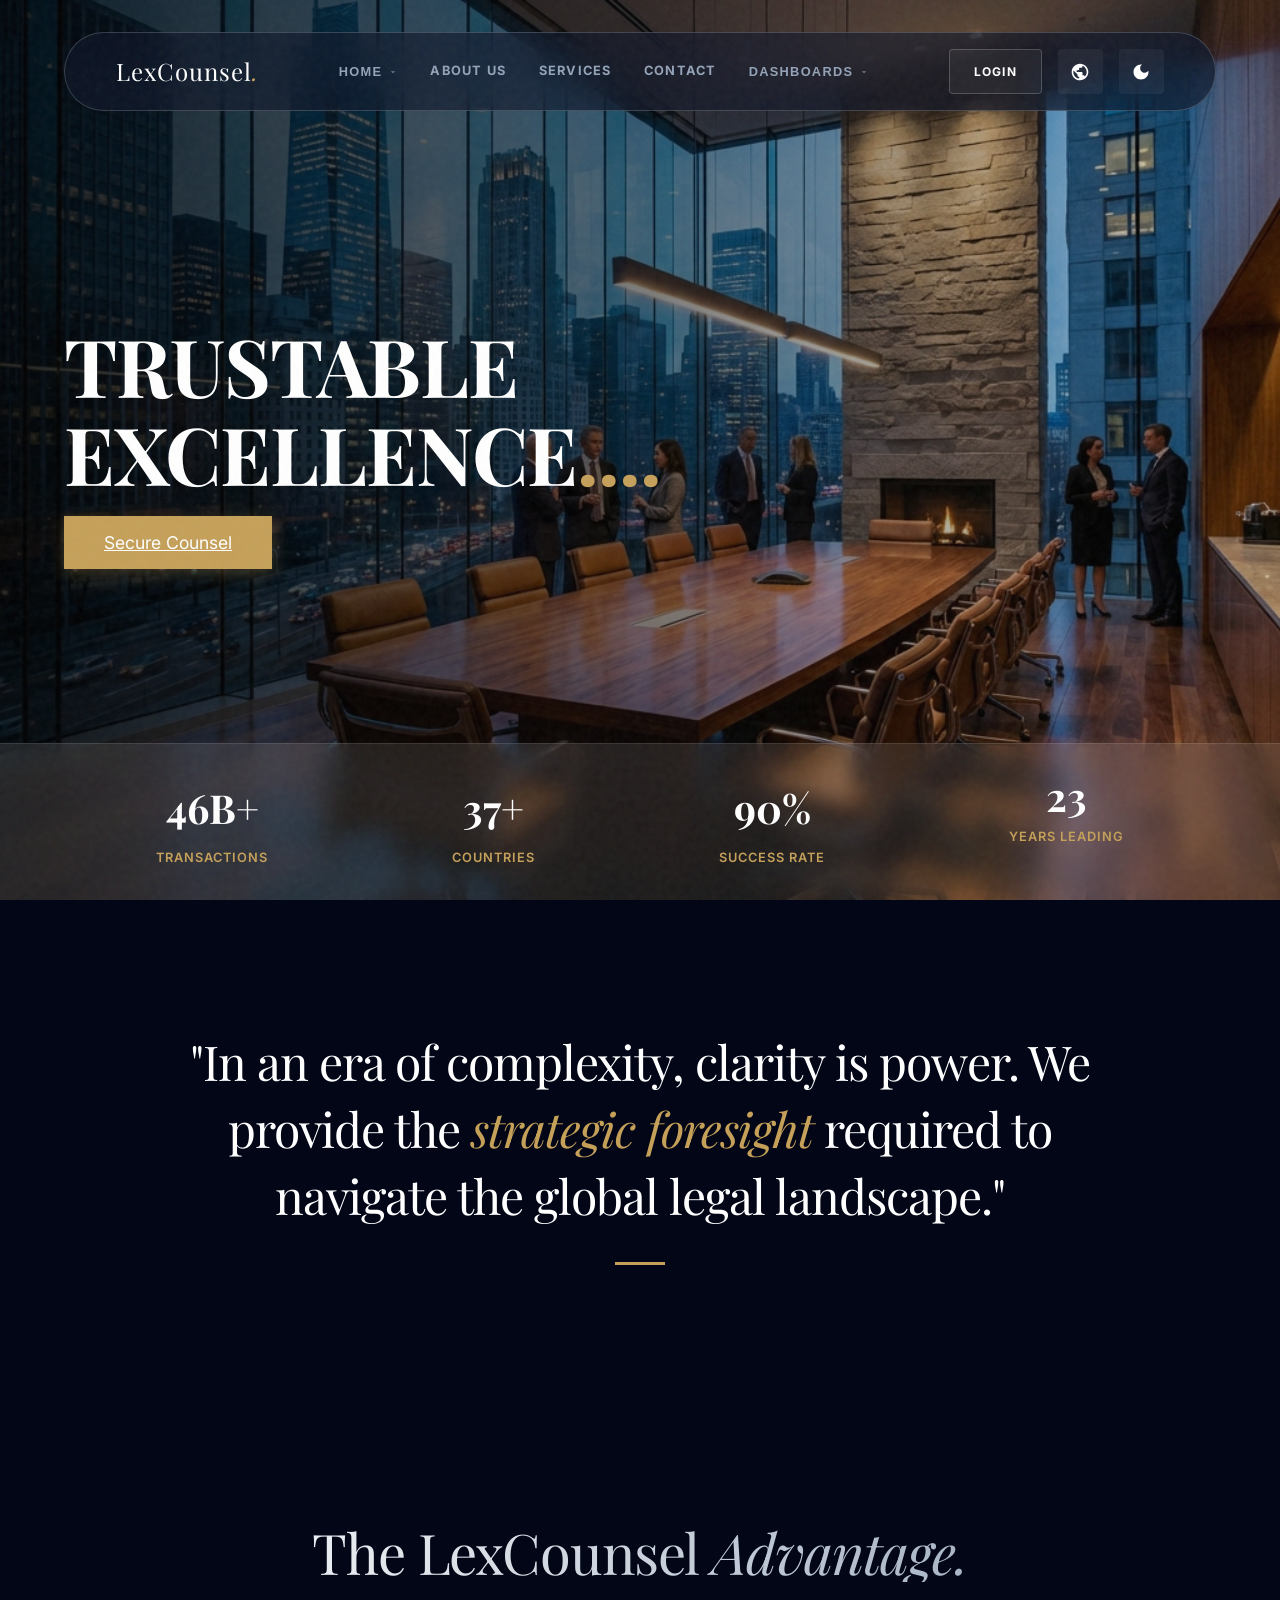
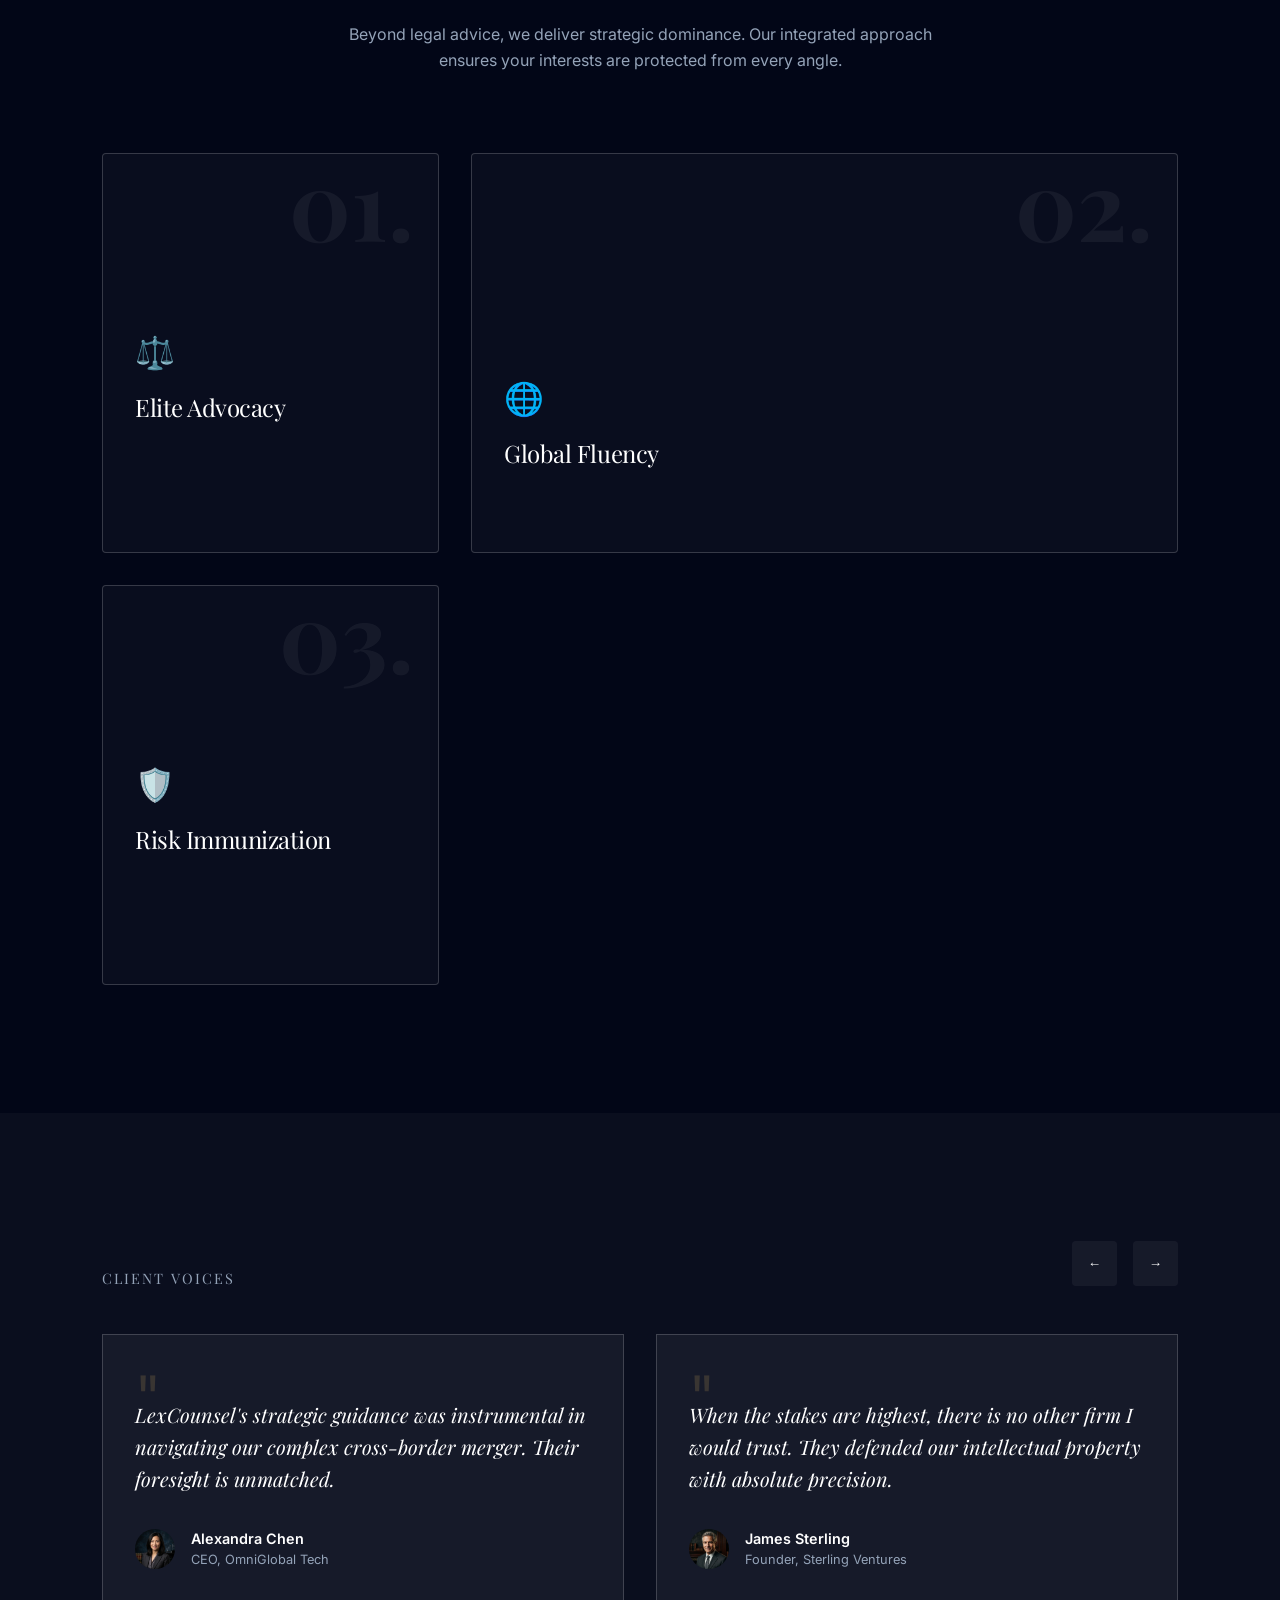
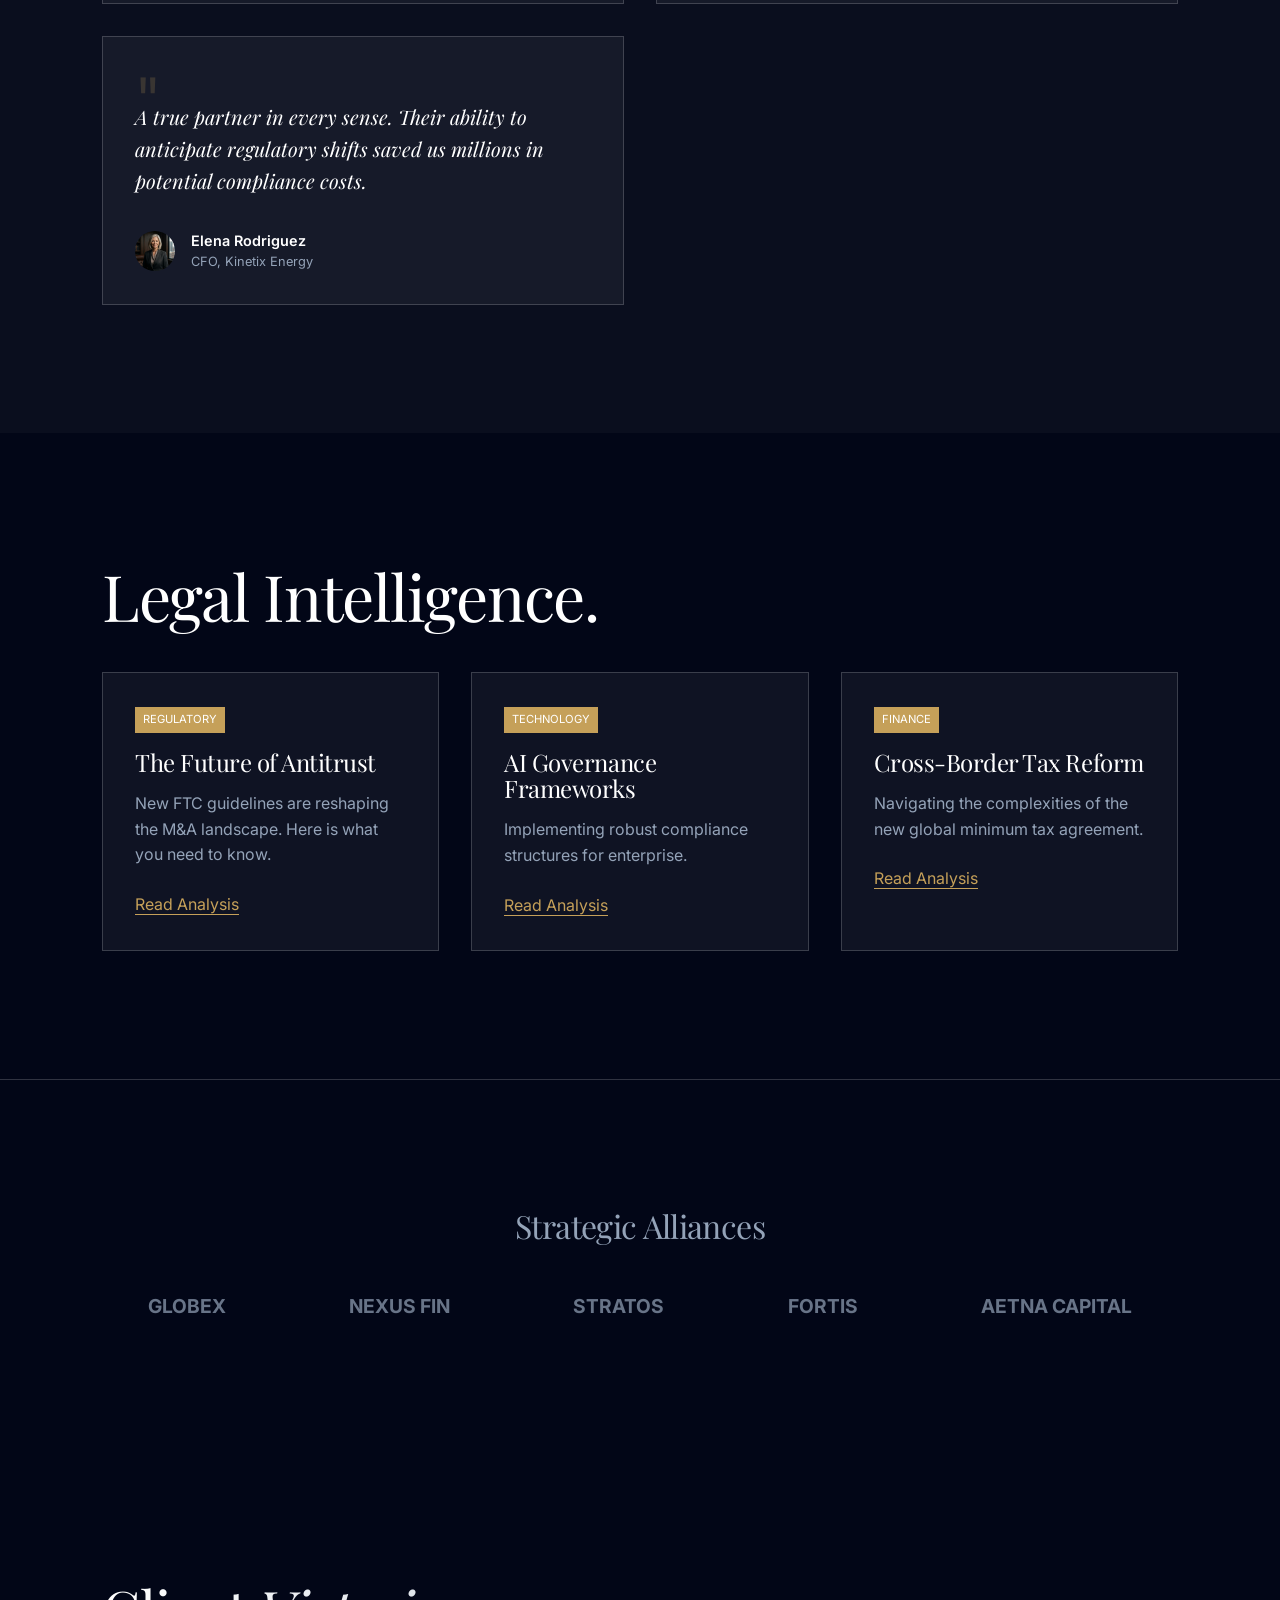
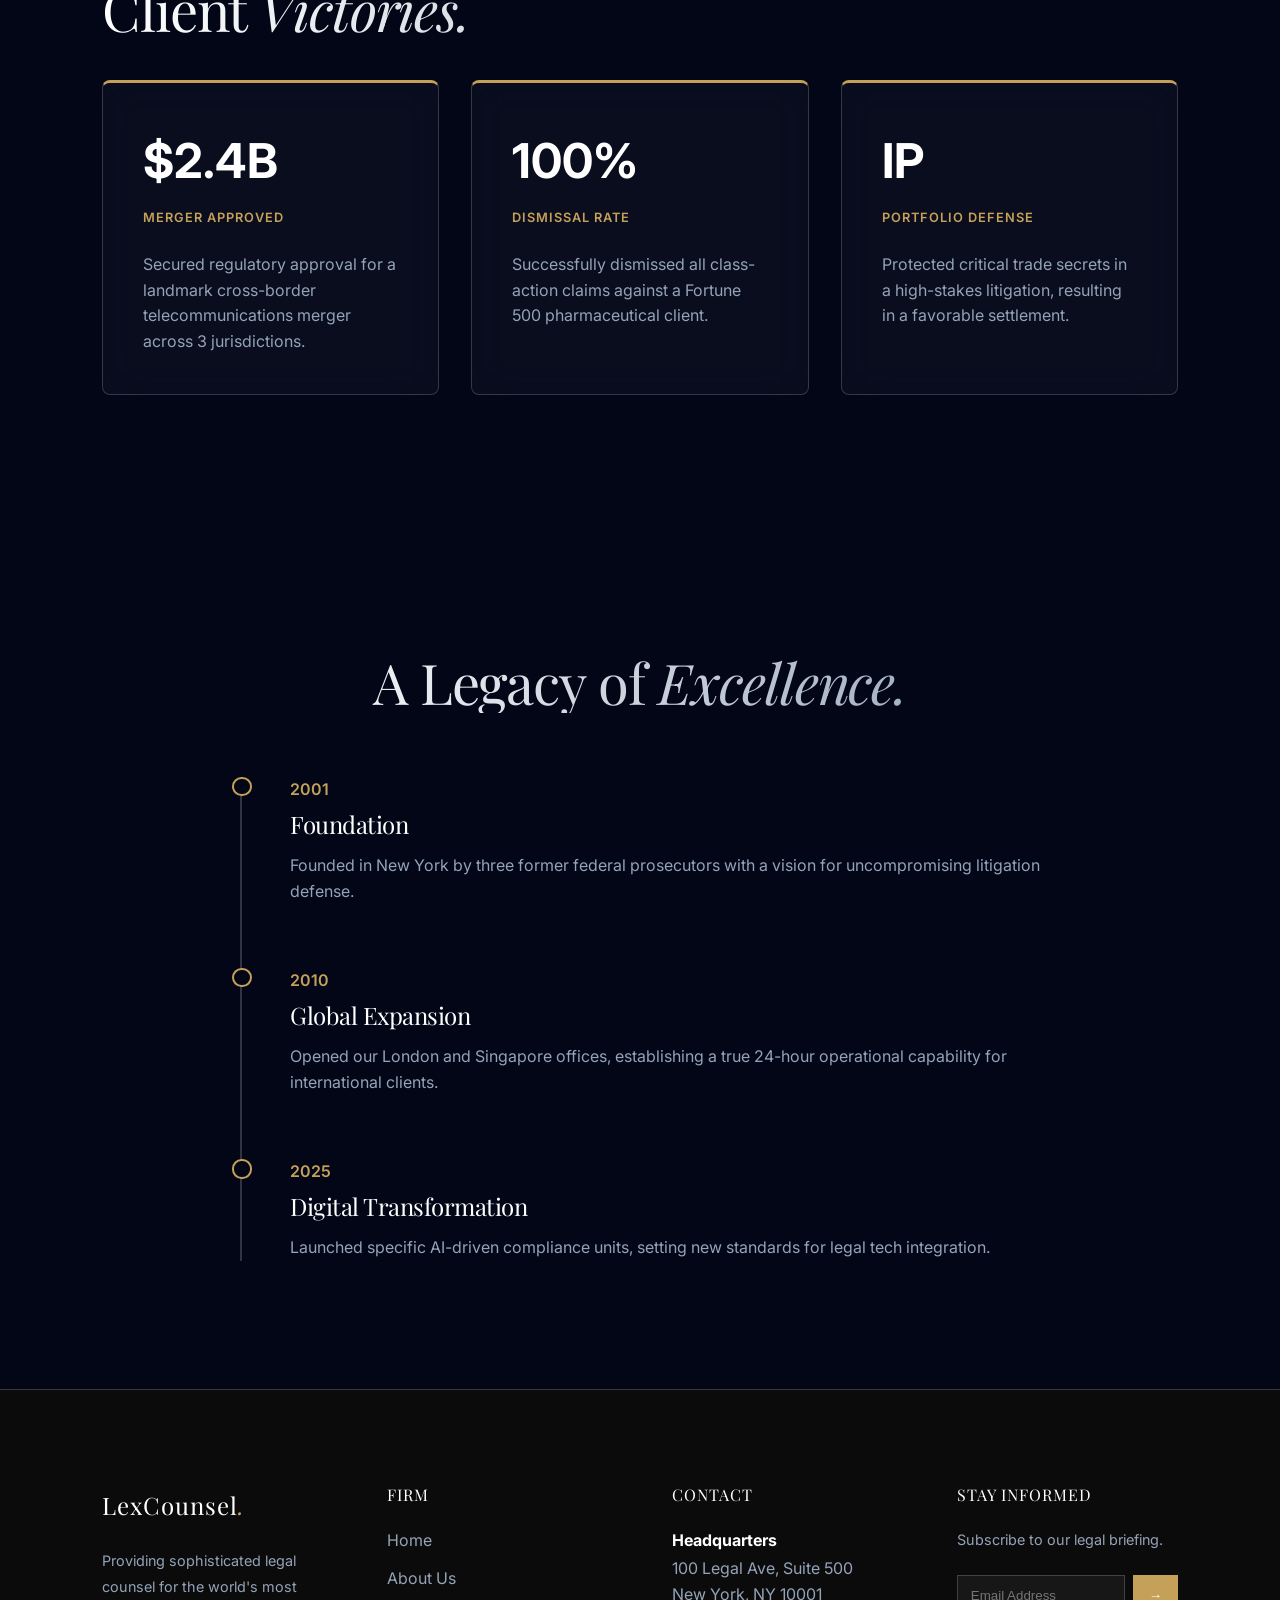
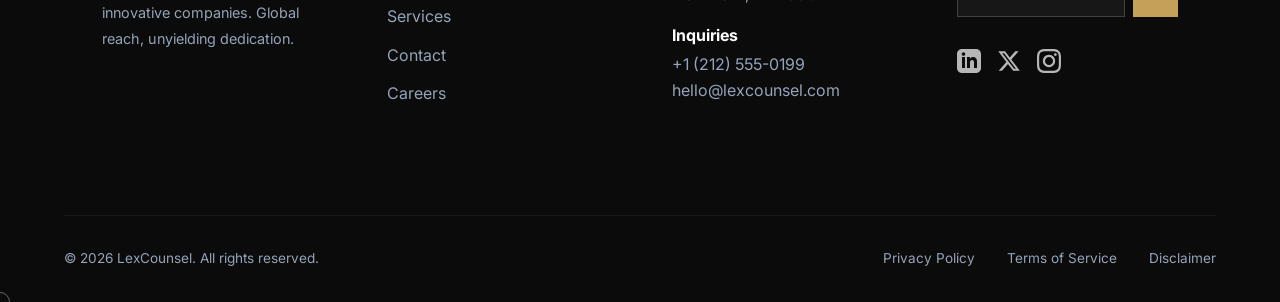
<file: index.html>
<!DOCTYPE html>
<html lang="en">

<head>
    <meta charset="UTF-8">
    <meta name="viewport" content="width=device-width, initial-scale=1.0">
    <title>LexCounsel - Global Legal Authority</title>
    <link rel="stylesheet" href="style.css">
    <link
        href="https://fonts.googleapis.com/css2?family=Inter:wght@300;400;500;600&family=Playfair+Display:ital,wght@0,400;0,500;0,600;0,700;1,400&display=swap"
        rel="stylesheet">
    <link rel="stylesheet" href="nav-component.css">
    <link rel="stylesheet" href="rtl.css">
    <style>
        /* Unique Styles for Titan Theme (Index 1 V2) */

        /* Hero Section */
        .titan-hero {
            position: relative;
            height: 100vh;
            width: 100%;
            display: flex;
            align-items: center;
            justify-content: flex-start;
            padding: 8rem 5% 150px 5%;
            /* Added top padding */
            /* Added padding-bottom to push content up */
            background-image: url('assets/hero_skyline.png');
            background-size: cover;
            background-position: center;
            background-attachment: fixed;
            overflow: hidden;
        }

        .titan-hero::after {
            content: '';
            position: absolute;
            top: 0;
            left: 0;
            width: 100%;
            height: 100%;
            background: linear-gradient(90deg, rgba(0, 0, 0, 0.85) 0%, rgba(0, 0, 0, 0.6) 40%, rgba(0, 0, 0, 0.1) 100%);
            z-index: 1;
        }

        .titan-content {
            position: relative;
            z-index: 2;
            max-width: 800px;
            color: #fff;
            opacity: 0;
            transform: translateY(30px);
            animation: fadeInUp 1s forwards 0.5s;
        }

        .titan-title {
            font-family: 'Playfair Display', serif;
            font-size: 5rem;
            line-height: 1.1;
            font-weight: 700;
            margin-bottom: 2rem;
            letter-spacing: -1px;
        }

        .titan-subtitle {
            font-family: 'Inter', sans-serif;
            font-size: 1.25rem;
            line-height: 1.6;
            color: rgba(255, 255, 255, 0.8);
            border-left: 3px solid var(--primary-1);
            padding-left: 1.5rem;
            max-width: 600px;
            margin-bottom: 2rem;
        }

        /* Stats Bar */
        .titan-stats-bar {
            position: absolute;
            bottom: 0;
            left: 0;
            width: 100%;
            background: rgba(255, 255, 255, 0.1);
            backdrop-filter: blur(10px);
            -webkit-backdrop-filter: blur(10px);
            border-top: 1px solid rgba(255, 255, 255, 0.1);
            display: flex;
            justify-content: space-around;
            padding: 2rem 5%;
            z-index: 5;
        }

        .titan-stat {
            text-align: center;
        }

        .titan-stat-num {
            display: inline-block;
            /* Changed from block to inline-block */
            font-size: 2.5rem;
            font-weight: 700;
            color: #fff;
            font-family: 'Playfair Display', serif;
        }

        .titan-stat-label {
            display: block;
            /* Ensure label breaks to new line */
            color: var(--primary-1);
            text-transform: uppercase;
            font-size: 0.8rem;
            letter-spacing: 1px;
            font-weight: 600;
            margin-top: 0.5rem;
        }

        /* Philosophy Section */
        .titan-section {
            padding: 8rem 5%;
            background: var(--bg-1);
        }

        .titan-quote-box {
            max-width: 1000px;
            margin: 0 auto;
            text-align: center;
        }

        .titan-quote {
            font-family: 'Playfair Display', serif;
            font-size: 3rem;
            line-height: 1.4;
            color: var(--text-main);
            margin-bottom: 2rem;
        }

        .titan-quote span {
            color: var(--primary-1);
            font-style: italic;
        }

        /* Interactive Practice List */
        .practice-list {
            list-style: none;
            max-width: 1000px;
            margin: 0 auto;
        }

        @media (max-width: 768px) {
            .titan-title {
                font-size: 2.8rem !important;
            }

            .titan-quote {
                font-size: 1.8rem !important;
            }

            .titan-stats-bar {
                flex-direction: column;
                gap: 1.5rem;
                position: relative;
                padding: 3rem 5%;
            }

            .titan-hero {
                height: auto;
                min-height: 100vh;
                padding-top: 120px;
                padding-bottom: 2rem;
            }
        }

        .practice-item {
            border-bottom: 1px solid var(--border-glass);
            padding: 2rem 0;
            display: flex;
            justify-content: space-between;
            align-items: center;
            cursor: pointer;
            transition: all 0.3s ease;
        }

        .practice-item:hover {
            padding-left: 1rem;
            border-color: var(--primary-1);
        }

        .practice-name {
            font-size: 2rem;
            font-family: 'Playfair Display', serif;
            color: var(--text-muted);
            transition: color 0.3s ease;
        }

        .practice-item:hover .practice-name {
            color: var(--text-main);
        }

        .practice-arrow {
            font-size: 2rem;
            color: var(--primary-1);
            opacity: 0;
            transition: opacity 0.3s ease, transform 0.3s ease;
        }

        .practice-item:hover .practice-arrow {
            opacity: 1;
            transform: translateX(10px);
        }

        /* Insights Grid */
        .insights-grid {
            display: grid;
            grid-template-columns: repeat(auto-fit, minmax(350px, 1fr));
            gap: 2rem;
            margin-top: 4rem;
        }

        .insight-card {
            background: var(--surface-glass);
            border: 1px solid var(--border-glass);
            padding: 2rem;
            transition: transform 0.3s ease;
        }

        .insight-card:hover {
            transform: translateY(-10px);
            border-color: var(--primary-1);
        }

        .insight-tag {
            background: var(--primary-1);
            color: #fff;
            padding: 0.25rem 0.5rem;
            text-transform: uppercase;
            font-size: 0.7rem;
            display: inline-block;
            margin-bottom: 1rem;
        }

        @keyframes fadeInUp {
            to {
                opacity: 1;
                transform: translateY(0);
            }
        }

        @media(max-width: 768px) {
            .titan-title {
                font-size: 3rem;
            }

            .titan-stats-bar {
                flex-direction: column;
                gap: 1rem;
                position: relative;
            }

            .titan-quote {
                font-size: 1.8rem;
            }

            .practice-name {
                font-size: 1.5rem;
            }
        }
    </style>
</head>

<body>

    <!-- Floating Navigation (Existing) -->
    <nav class="navbar">
        <!-- Logo -->
        <a href="index.html" class="nav-logo">LexCounsel<span class="gold-text">.</span></a>

        <!-- Mobile Toggle -->
        <button class="mobile-toggle" aria-label="Menu">☰</button>

        <!-- Mobile Menu -->
        <div class="mobile-menu">
            <div class="mobile-dropdown">
                <a href="#" class="mobile-nav-link mobile-dropdown-header">Home <svg viewBox="0 0 24 24">
                        <path d="M7 10l5 5 5-5z" />
                    </svg></a>
                <div class="mobile-dropdown-content">
                    <a href="index.html" class="mobile-sub-link">Home 1</a>
                    <a href="home-2.html" class="mobile-sub-link">Home 2</a>
                </div>
            </div>
            <a href="about.html" class="mobile-nav-link">About Us</a>
            <a href="services.html" class="mobile-nav-link">Services</a>
            <a href="contact.html" class="mobile-nav-link">Contact</a>
            <div class="mobile-dropdown">
                <a href="#" class="mobile-nav-link mobile-dropdown-header">Dashboards <svg viewBox="0 0 24 24">
                        <path d="M7 10l5 5 5-5z" />
                    </svg></a>
                <div class="mobile-dropdown-content">
                    <a href="dashboard-user.html" class="mobile-sub-link">User Dashboard</a>
                    <a href="dashboard-admin.html" class="mobile-sub-link">Admin Dashboard</a>
                </div>
            </div>
            <a href="login.html" class="mobile-nav-link">Sign In</a>
            <!-- Mobile Actions -->
            <div class="mobile-actions">
                <button class="nav-icon-btn" id="rtlToggleMobile" aria-label="Language">
                    <svg viewBox="0 0 24 24">
                        <path
                            d="M12 2C6.48 2 2 6.48 2 12s4.48 10 10 10 10-4.48 10-10S17.52 2 12 2zm-1 17.93c-3.95-.49-7-3.85-7-7.93 0-.62.08-1.21.21-1.79L9 15v1c0 1.1.9 2 2 2v1.93zm6.9-2.54c-.26-.81-1-1.39-1.9-1.39h-1v-3c0-.55-.45-1-1-1H8v-2h2c.55 0 1-.45 1-1V7h2c1.1 0 2-.9 2-2v-.41c2.93 1.19 5 4.06 5 7.41 0 2.08-.8 3.97-2.1 5.39z" />
                    </svg>
                </button>
                <button class="nav-icon-btn" id="themeToggleMobile" aria-label="Toggle Theme">
                    <svg viewBox="0 0 24 24">
                        <path
                            d="M12 3c-4.97 0-9 4.03-9 9s4.03 9 9 9 9-4.03 9-9c0-.46-.04-.92-.1-1.36-.98 1.37-2.58 2.26-4.4 2.26-3.03 0-5.5-2.47-5.5-5.5 0-1.82.89-3.42 2.26-4.4-.44-.06-.9-.1-1.36-.1z" />
                    </svg>
                </button>
            </div>
        </div>

        <!-- Center Links -->
        <div class="nav-center">
            <div class="nav-item">
                <button class="nav-link">
                    HOME
                    <svg viewBox="0 0 24 24">
                        <path d="M7 10l5 5 5-5z" />
                    </svg>
                </button>
                <div class="dropdown-menu">
                    <a href="index.html" class="dropdown-item">Home 1</a>
                    <a href="home-2.html" class="dropdown-item">Home 2</a>
                </div>
            </div>

            <div class="nav-item">
                <a href="about.html" class="nav-link">ABOUT US</a>
            </div>

            <div class="nav-item">
                <a href="services.html" class="nav-link">SERVICES</a>
            </div>

            <div class="nav-item">
                <a href="contact.html" class="nav-link">CONTACT</a>
            </div>

            <div class="nav-item">
                <button class="nav-link">
                    DASHBOARDS
                    <svg viewBox="0 0 24 24">
                        <path d="M7 10l5 5 5-5z" />
                    </svg>
                </button>
                <div class="dropdown-menu">
                    <a href="dashboard-user.html" class="dropdown-item">User Dashboard</a>
                    <a href="dashboard-admin.html" class="dropdown-item">Admin Dashboard</a>
                </div>
            </div>


        </div>

        <!-- Right Icons -->
        <div class="nav-actions">
            <a href="login.html" class="btn-login">LOGIN</a>
            <button class="nav-icon-btn" id="rtlToggle" aria-label="Language">
                <svg viewBox="0 0 24 24">
                    <path
                        d="M12 2C6.48 2 2 6.48 2 12s4.48 10 10 10 10-4.48 10-10S17.52 2 12 2zm-1 17.93c-3.95-.49-7-3.85-7-7.93 0-.62.08-1.21.21-1.79L9 15v1c0 1.1.9 2 2 2v1.93zm6.9-2.54c-.26-.81-1-1.39-1.9-1.39h-1v-3c0-.55-.45-1-1-1H8v-2h2c.55 0 1-.45 1-1V7h2c1.1 0 2-.9 2-2v-.41c2.93 1.19 5 4.06 5 7.41 0 2.08-.8 3.97-2.1 5.39z" />
                </svg>
            </button>
            <button class="nav-icon-btn" id="themeToggle" aria-label="Toggle Theme">
                <svg viewBox="0 0 24 24">
                    <path
                        d="M12 3c-4.97 0-9 4.03-9 9s4.03 9 9 9 9-4.03 9-9c0-.46-.04-.92-.1-1.36-.98 1.37-2.58 2.26-4.4 2.26-3.03 0-5.5-2.47-5.5-5.5 0-1.82.89-3.42 2.26-4.4-.44-.06-.9-.1-1.36-.1z" />
                </svg>
            </button>
        </div>
    </nav>

    <!-- Titan Hero -->
    <header class="titan-hero">
        <div class="titan-content">
            <h1 class="titan-title"> TRUSTABLE<br>EXCELLENCE<span style="color:var(--primary-1)">....</span></h1>
            <p class="titan-subtitle">

            </p>
            <a href="contact.html" class="btn-primary" style="padding: 1rem 2.5rem; font-size: 1.1rem;">Secure
                Counsel</a>
        </div>

        <!-- Integrated Stats -->
        <div class="titan-stats-bar">
            <div class="titan-stat">
                <span class="stat-num titan-stat-num" data-target="50">0</span><span class="titan-stat-num">B+</span>
                <span class="titan-stat-label">Transactions</span>
            </div>
            <div class="titan-stat">
                <span class="stat-num titan-stat-num" data-target="40">0</span><span class="titan-stat-num">+</span>
                <span class="titan-stat-label">Countries</span>
            </div>
            <div class="titan-stat">
                <span class="stat-num titan-stat-num" data-target="98">0</span><span class="titan-stat-num">%</span>
                <span class="titan-stat-label">Success Rate</span>
            </div>
            <div class="titan-stat">
                <span class="stat-num titan-stat-num" data-target="25">0</span>
                <span class="titan-stat-label">Years Leading</span>
            </div>
        </div>
    </header>

    <!-- Philosophy Section -->
    <section class="titan-section">
        <div class="titan-quote-box">
            <h2 class="titan-quote">
                "In an era of complexity, clarity is power. We provide the <span>strategic foresight</span> required to
                navigate the global legal landscape."
            </h2>
            <div style="width: 50px; height: 3px; background: var(--primary-1); margin: 0 auto;"></div>
        </div>
    </section>

    <!-- The LexCounsel Advantage (New Section) -->
    <section class="section-premium">
        <div class="container">
            <div style="text-align: center; margin-bottom: 5rem;">
                <h2 class="display-text res-title">The LexCounsel <span class="gold-text">Advantage.</span>
                </h2>
                <p style="color: var(--text-muted); max-width: 600px; margin: 0 auto;">Beyond legal advice, we deliver
                    strategic dominance. Our integrated approach ensures your interests are protected from every angle.
                </p>
            </div>

            <div class="grid-asymmetric">
                <div class="grid-item">
                    <div class="grid-watermark">01.</div>
                    <span class="grid-icon">⚖️</span>
                    <h3 class="grid-title">Elite Advocacy</h3>
                    <p class="grid-desc">Our litigators are drawn from the highest ranks of government and private
                        practice,
                        bringing unmatched courtroom experience.</p>
                </div>
                <div class="grid-item">
                    <div class="grid-watermark">02.</div>
                    <span class="grid-icon">🌐</span>
                    <h3 class="grid-title">Global Fluency</h3>
                    <p class="grid-desc">With offices in 12 major financial capitals, we navigate cross-border
                        complexities
                        with local precision.</p>
                </div>
                <div class="grid-item">
                    <div class="grid-watermark">03.</div>
                    <span class="grid-icon">🛡️</span>
                    <h3 class="grid-title">Risk Immunization</h3>
                    <p class="grid-desc">We don't just solve problems; we prevent them. Our proactive compliance audits
                        identify threats before they materialize.</p>
                </div>
            </div>
        </div>
    </section>

    <!-- Client Testimonials -->
    <section class="titan-section" style="background: var(--surface-light);">
        <div class="container">
            <div
                style="display: flex; justify-content: space-between; align-items: flex-end; margin-bottom: 3rem; flex-wrap: wrap; gap: 1rem;">
                <h3
                    style="font-size: 0.9rem; text-transform: uppercase; letter-spacing: 2px; color: var(--text-muted); margin: 0;">
                    Client Voices</h3>
                <div style="display: flex; gap: 1rem;">
                    <button class="nav-icon-btn" aria-label="Previous">&larr;</button>
                    <button class="nav-icon-btn" aria-label="Next">&rarr;</button>
                </div>
            </div>

            <div class="insights-grid" style="margin-top: 0;">
                <!-- Testimonial 1 -->
                <div class="insight-card" style="position: relative;">
                    <div
                        style="font-size: 4rem; color: var(--primary-1); opacity: 0.2; line-height: 1; margin-bottom: -2rem;">
                        "</div>
                    <p
                        style="font-family: 'Playfair Display', serif; font-size: 1.25rem; font-style: italic; margin-bottom: 2rem; position: relative; z-index: 1;">
                        LexCounsel's strategic guidance was instrumental in navigating our complex cross-border merger.
                        Their foresight is unmatched.
                    </p>
                    <div style="display: flex; align-items: center; gap: 1rem;">
                        <img src="assets/leader-sarah.png" alt="Alexandra Chen"
                            style="width: 40px; height: 40px; border-radius: 50%; object-fit: cover;">
                        <div>
                            <div style="font-weight: 600; font-size: 0.9rem;">Alexandra Chen</div>
                            <div style="color: var(--text-muted); font-size: 0.8rem;">CEO, OmniGlobal Tech</div>
                        </div>
                    </div>
                </div>

                <!-- Testimonial 2 -->
                <div class="insight-card" style="position: relative;">
                    <div
                        style="font-size: 4rem; color: var(--primary-1); opacity: 0.2; line-height: 1; margin-bottom: -2rem;">
                        "</div>
                    <p
                        style="font-family: 'Playfair Display', serif; font-size: 1.25rem; font-style: italic; margin-bottom: 2rem; position: relative; z-index: 1;">
                        When the stakes are highest, there is no other firm I would trust. They defended our
                        intellectual property with absolute precision.
                    </p>
                    <div style="display: flex; align-items: center; gap: 1rem;">
                        <img src="assets/leader-julian.png" alt="James Sterling"
                            style="width: 40px; height: 40px; border-radius: 50%; object-fit: cover;">
                        <div>
                            <div style="font-weight: 600; font-size: 0.9rem;">James Sterling</div>
                            <div style="color: var(--text-muted); font-size: 0.8rem;">Founder, Sterling Ventures</div>
                        </div>
                    </div>
                </div>

                <!-- Testimonial 3 -->
                <div class="insight-card" style="position: relative;">
                    <div
                        style="font-size: 4rem; color: var(--primary-1); opacity: 0.2; line-height: 1; margin-bottom: -2rem;">
                        "</div>
                    <p
                        style="font-family: 'Playfair Display', serif; font-size: 1.25rem; font-style: italic; margin-bottom: 2rem; position: relative; z-index: 1;">
                        A true partner in every sense. Their ability to anticipate regulatory shifts saved us millions
                        in potential compliance costs.
                    </p>
                    <div style="display: flex; align-items: center; gap: 1rem;">
                        <img src="assets/leader-alexandra.png" alt="Elena Rodriguez"
                            style="width: 40px; height: 40px; border-radius: 50%; object-fit: cover;">
                        <div>
                            <div style="font-weight: 600; font-size: 0.9rem;">Elena Rodriguez</div>
                            <div style="color: var(--text-muted); font-size: 0.8rem;">CFO, Kinetix Energy</div>
                        </div>
                    </div>
                </div>
            </div>
    </section>

    <!-- Featured Insights -->
    <section class="titan-section">
        <div class="container">
            <h2 class="res-title">Legal Intelligence.</h2>

            <div class="res-grid-3" style="margin-top: 0;">
                <div class="insight-card">
                    <span class="insight-tag">Regulatory</span>
                    <h3 style="margin-bottom: 1rem; font-size: 1.5rem;">The Future of Antitrust</h3>
                    <p style="color: var(--text-muted); margin-bottom: 1.5rem;">New FTC guidelines are reshaping the M&A
                        landscape. Here is what you need to know.</p>
                    <a href="#"
                        style="color: var(--primary-1); text-decoration: none; border-bottom: 1px solid var(--primary-1);">Read
                        Analysis</a>
                </div>
                <div class="insight-card">
                    <span class="insight-tag">Technology</span>
                    <h3 style="margin-bottom: 1rem; font-size: 1.5rem;">AI Governance Frameworks</h3>
                    <p style="color: var(--text-muted); margin-bottom: 1.5rem;">Implementing robust compliance
                        structures for enterprise.</p>
                    <a href="#"
                        style="color: var(--primary-1); text-decoration: none; border-bottom: 1px solid var(--primary-1);">Read
                        Analysis</a>
                </div>
                <div class="insight-card">
                    <span class="insight-tag">Finance</span>
                    <h3 style="margin-bottom: 1rem; font-size: 1.5rem;">Cross-Border Tax Reform</h3>
                    <p style="color: var(--text-muted); margin-bottom: 1.5rem;">Navigating the complexities of the new
                        global minimum tax agreement.</p>
                    <a href="#"
                        style="color: var(--primary-1); text-decoration: none; border-bottom: 1px solid var(--primary-1);">Read
                        Analysis</a>
                </div>
            </div>
        </div>
    </section>

    <!-- New Section: Strategic Alliances -->
    <section class="titan-section" style="background: var(--bg-1); border-top: 1px solid var(--border-glass);">
        <div class="container">
            <h2
                style="font-family: 'Playfair Display', serif; font-size: 2rem; margin-bottom: 3rem; text-align: center; color: var(--text-muted);">
                Strategic Alliances</h2>

            <div class="res-grid-3"
                style="display: flex; justify-content: space-around; flex-wrap: wrap; gap: 2rem; opacity: 0.7;">
                <div style="font-size: 1.2rem; font-weight: 700; color: var(--text-muted);">GLOBEX</div>
                <div style="font-size: 1.2rem; font-weight: 700; color: var(--text-muted);">NEXUS FIN</div>
                <div style="font-size: 1.2rem; font-weight: 700; color: var(--text-muted);">STRATOS</div>
                <div style="font-size: 1.2rem; font-weight: 700; color: var(--text-muted);">FORTIS</div>
                <div style="font-size: 1.2rem; font-weight: 700; color: var(--text-muted);">AETNA CAPITAL</div>
            </div>
        </div>
    </section>

    </section>

    <!-- New Section: Client Success Stories -->
    <section class="section-premium">
        <div class="container">
            <h2 class="display-text res-title">Client <span class="gold-text">Victories.</span></h2>

            <div class="res-grid-3">
                <div class="glass-card" style="padding: 2.5rem; border-top: 3px solid var(--primary-1);">
                    <div style="font-size: 3rem; font-weight: 700; color: var(--text-main); margin-bottom: 0.5rem;">
                        $2.4B</div>
                    <p
                        style="color: var(--primary-1); font-weight: 600; text-transform: uppercase; letter-spacing: 1px; font-size: 0.8rem; margin-bottom: 1.5rem;">
                        Merger Approved</p>
                    <p style="color: var(--text-muted); line-height: 1.6;">Secured regulatory approval for a landmark
                        cross-border telecommunications merger across 3 jurisdictions.</p>
                </div>
                <div class="glass-card" style="padding: 2.5rem; border-top: 3px solid var(--primary-1);">
                    <div style="font-size: 3rem; font-weight: 700; color: var(--text-main); margin-bottom: 0.5rem;">100%
                    </div>
                    <p
                        style="color: var(--primary-1); font-weight: 600; text-transform: uppercase; letter-spacing: 1px; font-size: 0.8rem; margin-bottom: 1.5rem;">
                        Dismissal Rate</p>
                    <p style="color: var(--text-muted); line-height: 1.6;">Successfully dismissed all class-action
                        claims against a Fortune 500 pharmaceutical client.</p>
                </div>
                <div class="glass-card" style="padding: 2.5rem; border-top: 3px solid var(--primary-1);">
                    <div style="font-size: 3rem; font-weight: 700; color: var(--text-main); margin-bottom: 0.5rem;">IP
                    </div>
                    <p
                        style="color: var(--primary-1); font-weight: 600; text-transform: uppercase; letter-spacing: 1px; font-size: 0.8rem; margin-bottom: 1.5rem;">
                        Portfolio Defense</p>
                    <p style="color: var(--text-muted); line-height: 1.6;">Protected critical trade secrets in a
                        high-stakes litigation, resulting in a favorable settlement.</p>
                </div>
            </div>
    </section>

    <!-- New Section: Our Heritage -->
    <section class="section-premium" style="background: var(--bg-1);">
        <div class="container">
            <div style="max-width: 800px; margin: 0 auto;">
                <h2 class="display-text res-title" style="text-align: center; margin-bottom: 4rem;">A Legacy of
                    <span class="gold-text">Excellence.</span>
                </h2>

                <div style="border-left: 2px solid var(--border-glass); padding-left: 3rem; position: relative;">
                    <div style="margin-bottom: 4rem; position: relative;">
                        <div
                            style="position: absolute; left: -3.6rem; top: 0; width: 1.2rem; height: 1.2rem; background: var(--bg-1); border: 2px solid var(--primary-1); border-radius: 50%;">
                        </div>
                        <span
                            style="color: var(--primary-1); font-weight: 600; display: block; margin-bottom: 0.5rem;">2001</span>
                        <h3 style="color: var(--text-main); font-size: 1.5rem; margin-bottom: 1rem;">Foundation</h3>
                        <p style="color: var(--text-muted);">Founded in New York by three former federal prosecutors
                            with a vision for uncompromising litigation defense.</p>
                    </div>

                    <div style="margin-bottom: 4rem; position: relative;">
                        <div
                            style="position: absolute; left: -3.6rem; top: 0; width: 1.2rem; height: 1.2rem; background: var(--bg-1); border: 2px solid var(--primary-1); border-radius: 50%;">
                        </div>
                        <span
                            style="color: var(--primary-1); font-weight: 600; display: block; margin-bottom: 0.5rem;">2010</span>
                        <h3 style="color: var(--text-main); font-size: 1.5rem; margin-bottom: 1rem;">Global Expansion
                        </h3>
                        <p style="color: var(--text-muted);">Opened our London and Singapore offices, establishing a
                            true 24-hour operational capability for international clients.</p>
                    </div>

                    <div style="position: relative;">
                        <div
                            style="position: absolute; left: -3.6rem; top: 0; width: 1.2rem; height: 1.2rem; background: var(--bg-1); border: 2px solid var(--primary-1); border-radius: 50%;">
                        </div>
                        <span
                            style="color: var(--primary-1); font-weight: 600; display: block; margin-bottom: 0.5rem;">2025</span>
                        <h3 style="color: var(--text-main); font-size: 1.5rem; margin-bottom: 1rem;">Digital
                            Transformation</h3>
                        <p style="color: var(--text-muted);">Launched specific AI-driven compliance units, setting new
                            standards for legal tech integration.</p>
                    </div>
                </div>
            </div>
        </div>
    </section>

    <!-- Footer (Professional) -->
    <footer class="footer-premium" style="padding: 6rem 5% 2rem; background: #0b0b0b;">
        <div class="container"
            style="display: grid; grid-template-columns: repeat(auto-fit, minmax(200px, 1fr)); gap: 4rem;">

            <!-- Column 1: Brand Info -->
            <div style="max-width: 300px;">
                <a href="index.html" class="nav-logo"
                    style="font-size: 1.5rem; margin-bottom: 1.5rem; display: block;">LexCounsel<span
                        class="gold-text">.</span></a>
                <p style="color: var(--text-muted); line-height: 1.8; font-size: 0.9rem; margin-bottom: 2rem;">
                    Providing sophisticated legal counsel for the world's most innovative companies. Global reach,
                    unyielding dedication.
                </p>
            </div>

            <!-- Column 2: Quick Links -->
            <div>
                <h4
                    style="color: #fff; margin-bottom: 1.5rem; font-size: 1rem; text-transform: uppercase; letter-spacing: 1px;">
                    Firm</h4>
                <ul style="list-style: none; padding: 0;">
                    <li style="margin-bottom: 0.8rem;"><a href="index.html"
                            style="color: var(--text-muted); text-decoration: none;">Home</a></li>
                    <li style="margin-bottom: 0.8rem;"><a href="about.html"
                            style="color: var(--text-muted); text-decoration: none;">About Us</a></li>
                    <li style="margin-bottom: 0.8rem;"><a href="services.html"
                            style="color: var(--text-muted); text-decoration: none;">Services</a></li>
                    <li style="margin-bottom: 0.8rem;"><a href="contact.html"
                            style="color: var(--text-muted); text-decoration: none;">Contact</a></li>
                    <li style="margin-bottom: 0.8rem;"><a href="#"
                            style="color: var(--text-muted); text-decoration: none;">Careers</a></li>
                </ul>
            </div>

            <!-- Column 3: Contact -->
            <div>
                <h4
                    style="color: #fff; margin-bottom: 1.5rem; font-size: 1rem; text-transform: uppercase; letter-spacing: 1px;">
                    Contact</h4>
                <ul style="list-style: none; padding: 0;">
                    <li style="margin-bottom: 1rem; color: var(--text-muted);">
                        <strong style="color: #fff; display: block; margin-bottom: 0.2rem;">Headquarters</strong>
                        100 Legal Ave, Suite 500<br>New York, NY 10001
                    </li>
                    <li style="margin-bottom: 1rem; color: var(--text-muted);">
                        <strong style="color: #fff; display: block; margin-bottom: 0.2rem;">Inquiries</strong>
                        +1 (212) 555-0199<br>hello@lexcounsel.com
                    </li>
                </ul>
            </div>

            <!-- Column 4: Newsletter & Social -->
            <div>
                <h4
                    style="color: #fff; margin-bottom: 1.5rem; font-size: 1rem; text-transform: uppercase; letter-spacing: 1px;">
                    Stay Informed</h4>
                <p style="color: var(--text-muted); font-size: 0.9rem; margin-bottom: 1.5rem;">Subscribe to our legal
                    briefing.</p>
                <form style="display: flex; gap: 0.5rem; margin-bottom: 2rem;">
                    <input type="email" placeholder="Email Address"
                        style="background: rgba(255,255,255,0.05); border: 1px solid var(--border-glass); padding: 0.8rem; color: #fff; width: 100%;">
                    <button type="submit"
                        style="background: var(--primary-1); border: none; color: #fff; padding: 0 1rem; cursor: pointer;">&rarr;</button>
                </form>

                <div style="display: flex; gap: 1rem;">
                    <a href="#" style="color: #fff; text-decoration: none; opacity: 0.7;" aria-label="LinkedIn">
                        <svg width="24" height="24" fill="currentColor" viewBox="0 0 24 24">
                            <path
                                d="M19 0h-14c-2.761 0-5 2.239-5 5v14c0 2.761 2.239 5 5 5h14c2.762 0 5-2.239 5-5v-14c0-2.761-2.238-5-5-5zm-11 19h-3v-11h3v11zm-1.5-12.268c-.966 0-1.75-.79-1.75-1.764s.784-1.764 1.75-1.764 1.75.79 1.75 1.764-.783 1.764-1.75 1.764zm13.5 12.268h-3v-5.604c0-3.368-4-3.113-4 0v5.604h-3v-11h3v1.765c1.396-2.586 7-2.777 7 2.476v6.759z" />
                        </svg>
                    </a>
                    <a href="#" style="color: #fff; text-decoration: none; opacity: 0.7;" aria-label="Twitter">
                        <svg width="24" height="24" fill="currentColor" viewBox="0 0 24 24">
                            <path
                                d="M18.244 2.25h3.308l-7.227 8.26 8.502 11.24H16.17l-5.214-6.817L4.99 21.75H1.68l7.73-8.835L1.254 2.25H8.08l4.713 6.231zm-1.161 17.52h1.833L7.084 4.126H5.117z" />
                        </svg>
                    </a>
                    <a href="#" style="color: #fff; text-decoration: none; opacity: 0.7;" aria-label="Instagram">
                        <svg width="24" height="24" fill="currentColor" viewBox="0 0 24 24">
                            <path
                                d="M12 2.163c3.204 0 3.584.012 4.85.07 3.252.148 4.771 1.691 4.919 4.919.058 1.265.069 1.645.069 4.849 0 3.205-.012 3.584-.069 4.849-.149 3.225-1.664 4.771-4.919 4.919-1.266.058-1.644.07-4.85.07-3.204 0-3.584-.012-4.849-.07-3.26-.149-4.771-1.699-4.919-4.92-.058-1.265-.07-1.644-.07-4.849 0-3.204.013-3.583.07-4.849.149-3.227 1.664-4.771 4.919-4.919 1.266-.057 1.645-.069 4.849-.069zm0-2.163c-3.259 0-3.667.014-4.947.072-4.358.2-6.78 2.618-6.98 6.98-.059 1.281-.073 1.689-.073 4.948 0 3.259.014 3.668.072 4.948.2 4.358 2.618 6.78 6.98 6.98 1.281.058 1.689.072 4.948.072 3.259 0 3.668-.014 4.948-.072 4.354-.2 6.782-2.618 6.979-6.98.059-1.28.073-1.689.073-4.948 0-3.259-.014-3.667-.072-4.947-.196-4.354-2.617-6.78-6.979-6.98-1.281-.059-1.69-.073-4.949-.073zm0 5.838c-3.403 0-6.162 2.759-6.162 6.162s2.759 6.163 6.162 6.163 6.162-2.759 6.162-6.163c0-3.403-2.759-6.162-6.162-6.162zm0 10.162c-2.209 0-4-1.79-4-4 0-2.209 1.791-4 4-4s4 1.791 4 4c0 2.21-1.791 4-4 4zm6.406-11.845c-.796 0-1.441.645-1.441 1.44s.645 1.44 1.441 1.44c.795 0 1.439-.645 1.439-1.44s-.644-1.44-1.439-1.44z" />
                        </svg>
                    </a>
                </div>
            </div>
        </div>

        <!-- Bottom Bar -->
        <div
            style="margin-top: 6rem; padding-top: 2rem; border-top: 1px solid rgba(255,255,255,0.05); display: flex; justify-content: space-between; flex-wrap: wrap; gap: 1rem; font-size: 0.85rem; color: var(--text-muted);">
            <div>&copy; 2026 LexCounsel. All rights reserved.</div>
            <div style="display: flex; gap: 2rem;">
                <a href="#" style="color: var(--text-muted); text-decoration: none;">Privacy Policy</a>
                <a href="#" style="color: var(--text-muted); text-decoration: none;">Terms of Service</a>
                <a href="#" style="color: var(--text-muted); text-decoration: none;">Disclaimer</a>
            </div>
        </div>
    </footer>

    <script src="main.js"></script>
    <script>
        // Simple counter animation for the stats (Duplicate of logic, but inline for safety in new layout)
        document.addEventListener('DOMContentLoaded', () => {
            const stats = document.querySelectorAll('.titan-stat-num');
            // ... (Use main.js or simple logic here if main.js doesn't target these classes? 
            // main.js targets .stat-num with data-target. Let's see if main.js is flexible enough.
            // main.js uses IntersectionObserver on .stat-num.
            // My new classes are .titan-stat-num. I should probably add .stat-num and data-target to be safe if I want that animation.)
        });
    </script>
</body>

</html>
</file>
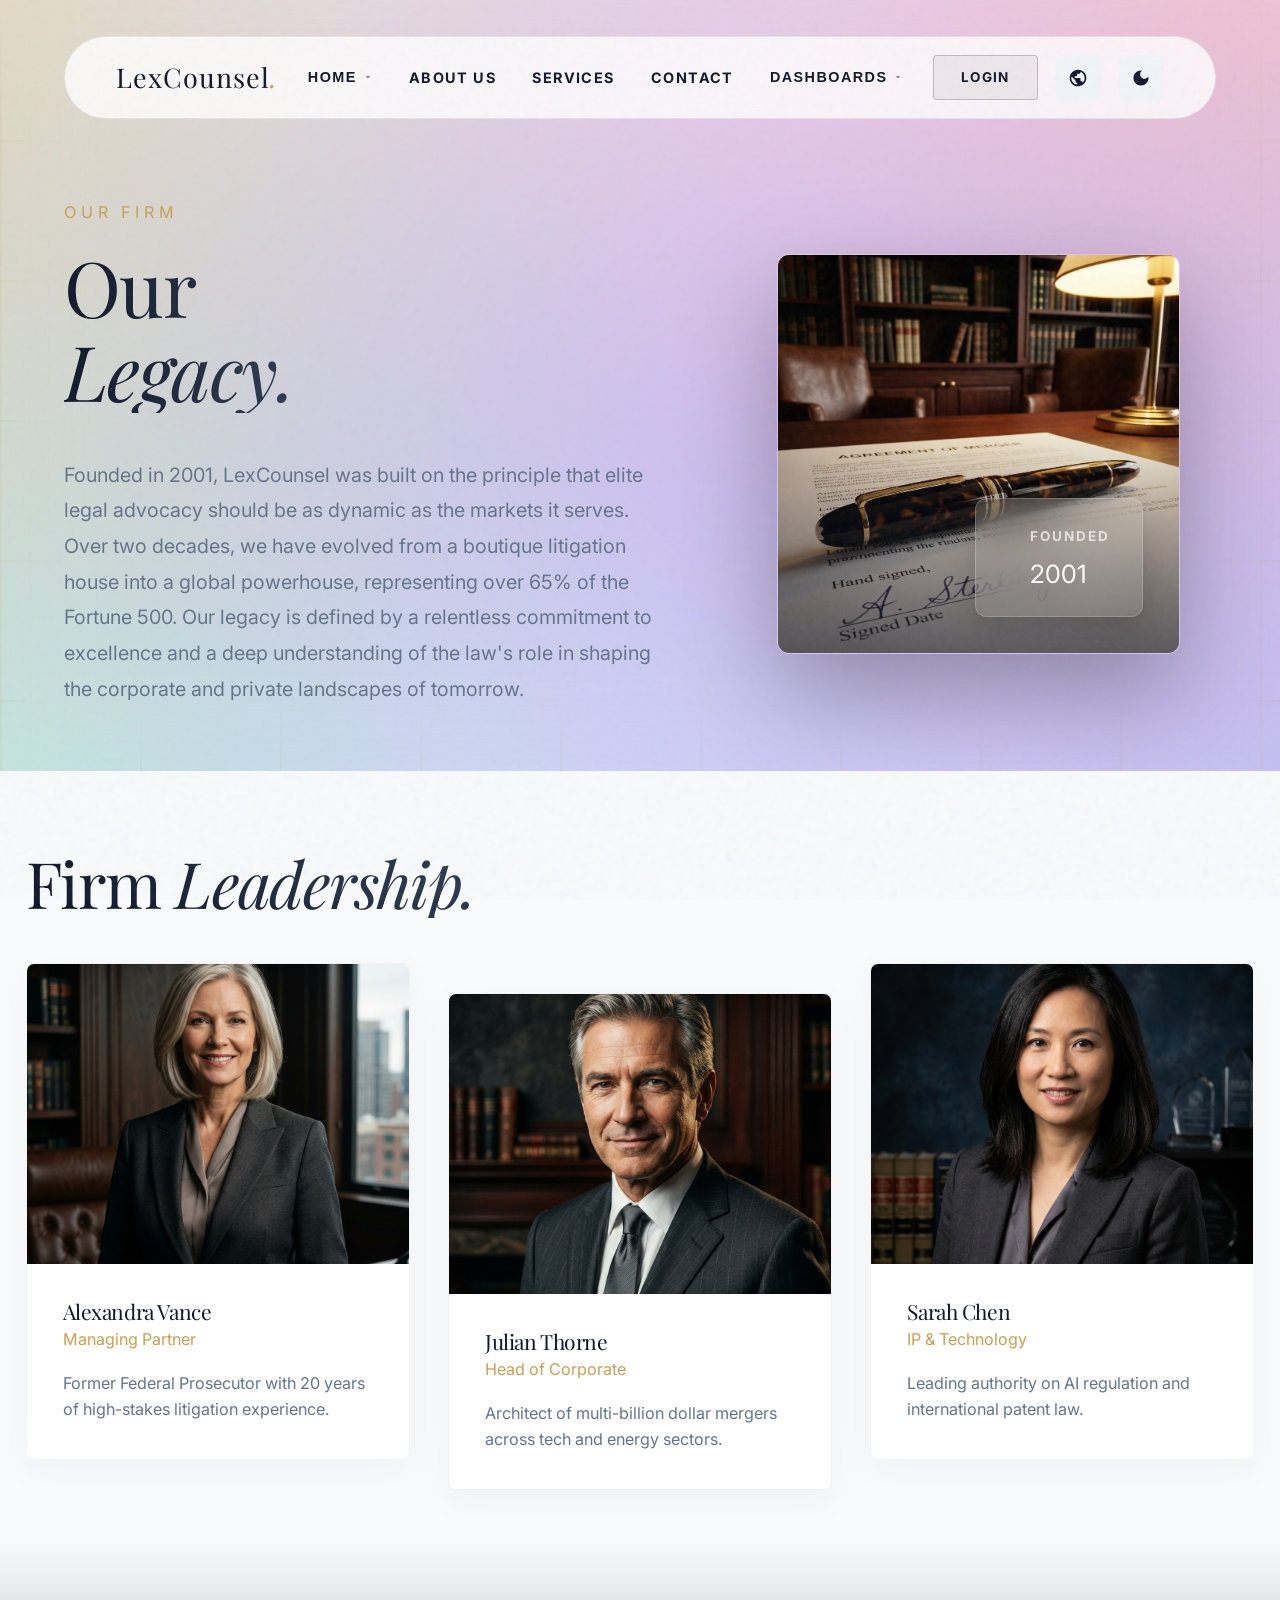
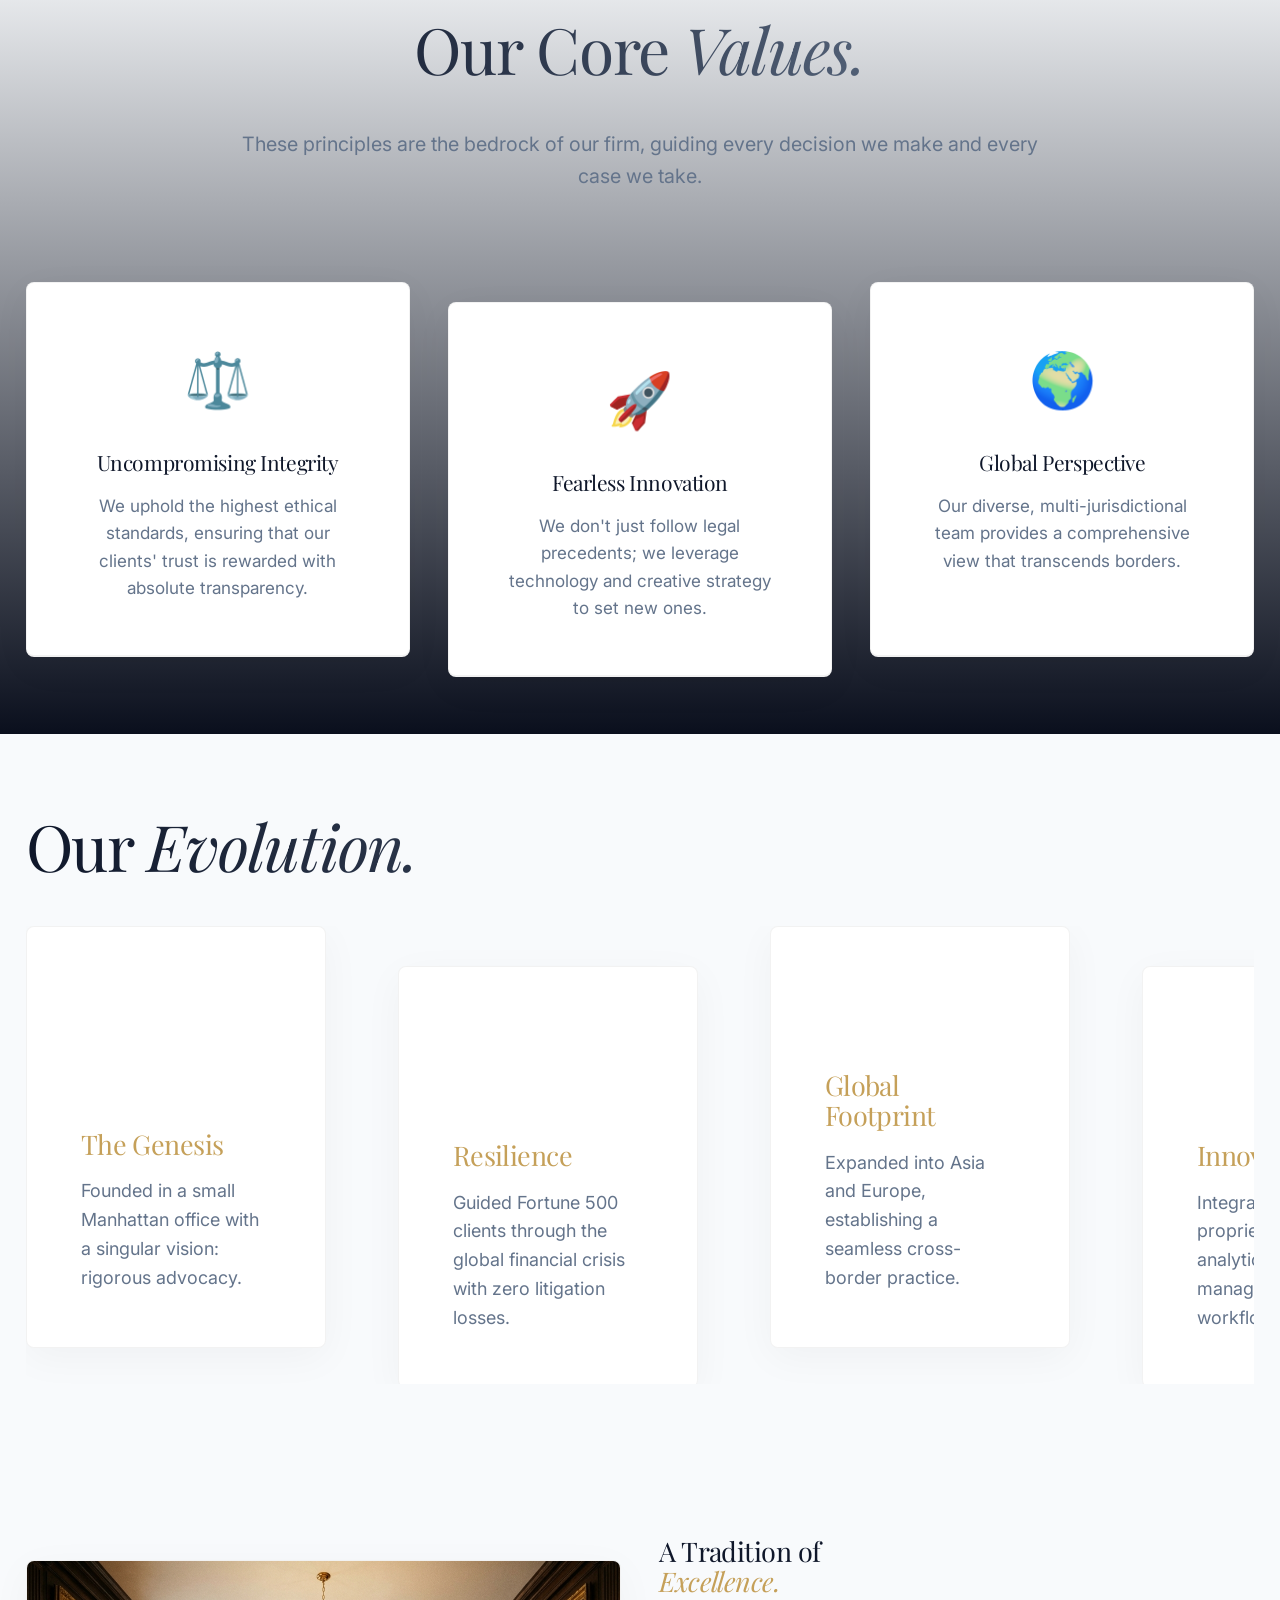
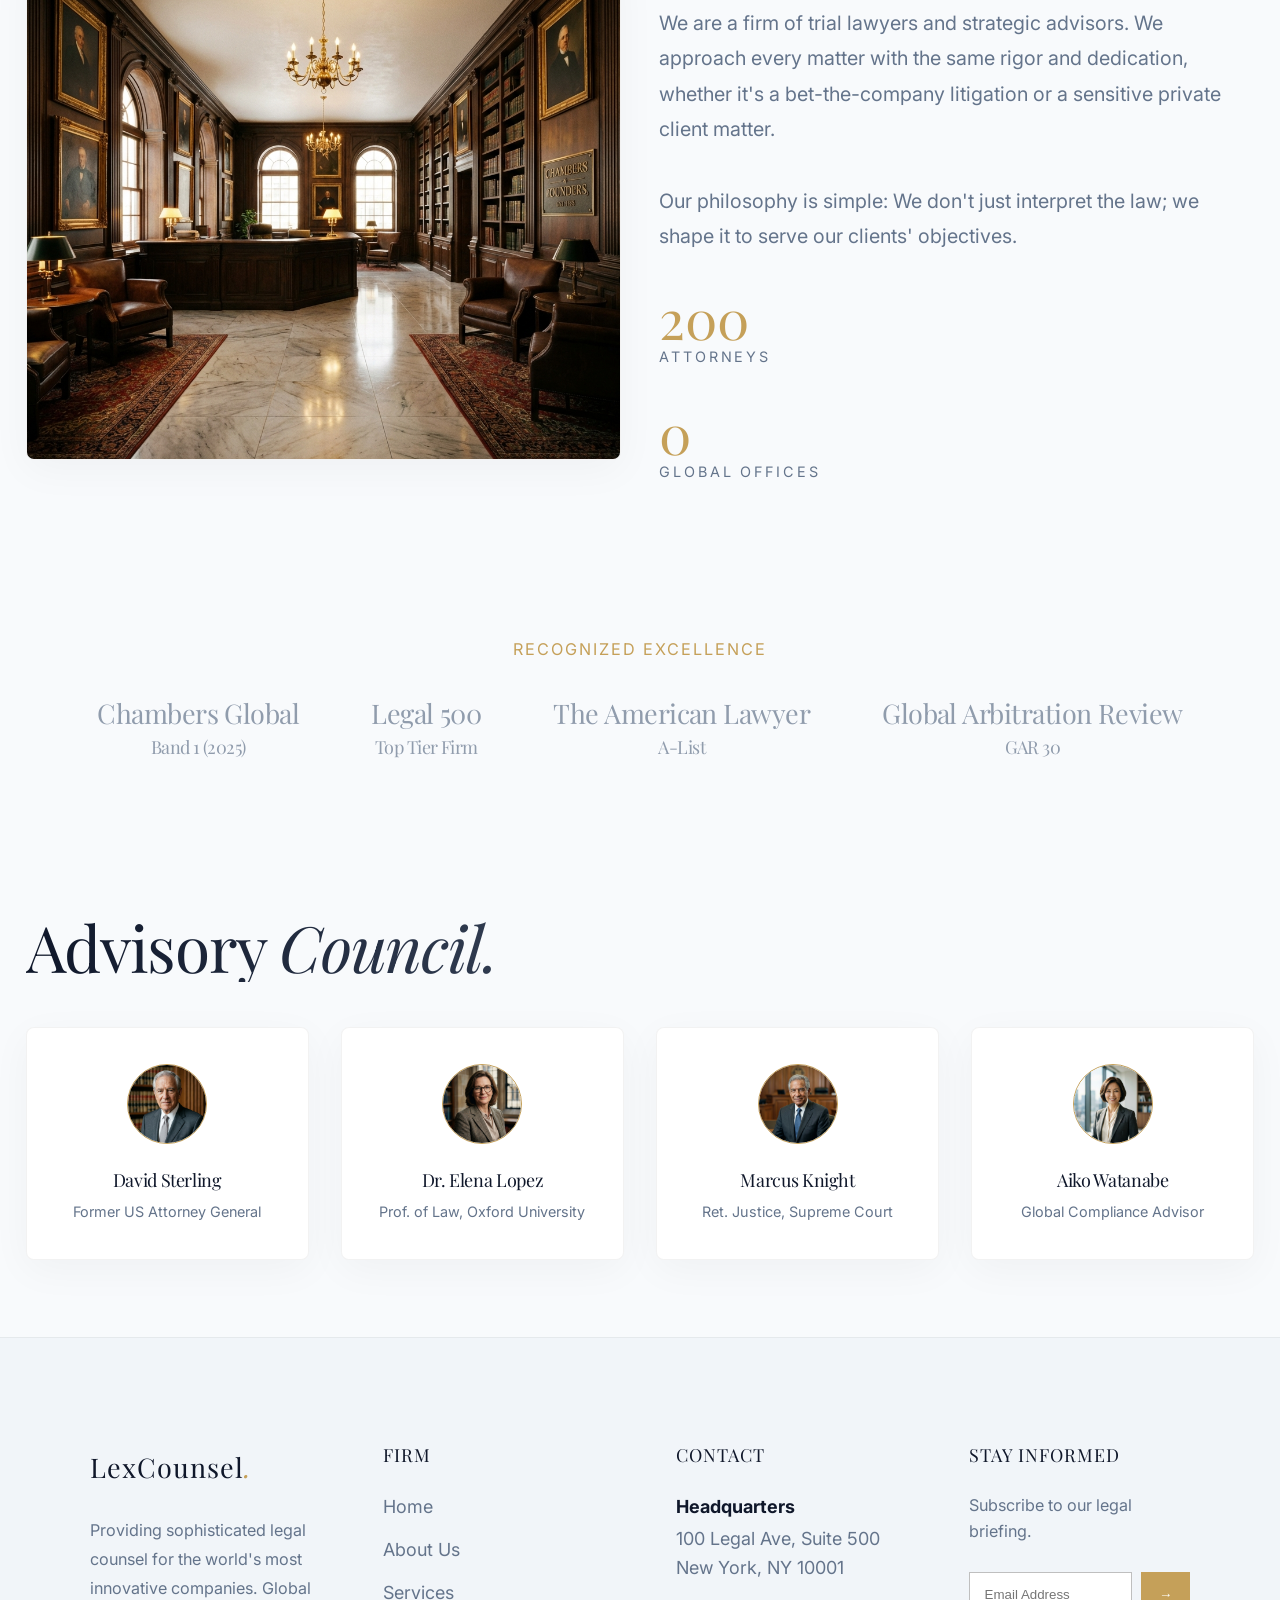
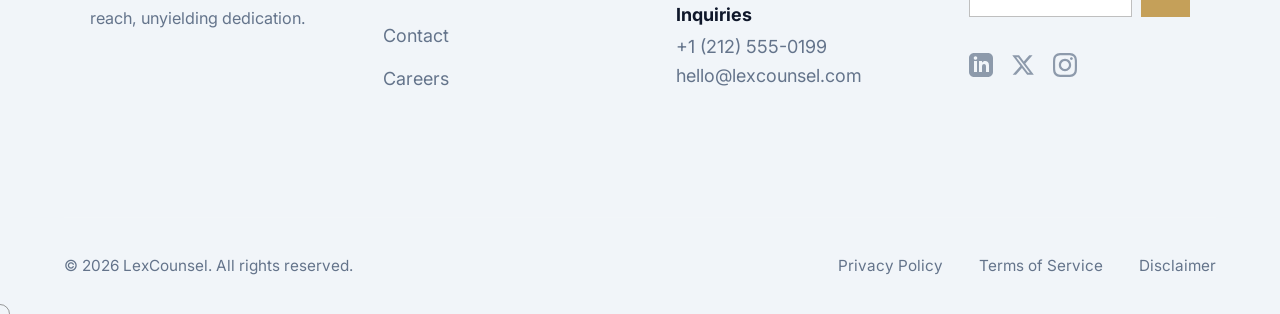
<file: about.html>
<!DOCTYPE html>
<html lang="en">

<head>
    <meta charset="UTF-8">
    <meta name="viewport" content="width=device-width, initial-scale=1.0">
    <title>About Us - LexCounsel</title>
    <link rel="stylesheet" href="style.css">
    <link rel="stylesheet" href="pages.css">
    <link
        href="https://fonts.googleapis.com/css2?family=Inter:wght@300;400;500;600;700;800&family=Playfair+Display:ital,wght@0,400;0,600;1,400&display=swap"
        rel="stylesheet">
    <link rel="stylesheet" href="nav-component.css">
    <link rel="stylesheet" href="rtl.css">
</head>

<body class="light-theme">
    <div class="ambient-bg">
        <div class="ambient-grid"></div>
    </div>

    <!-- Floating Navigation -->
    <nav class="navbar">
        <!-- Logo -->
        <a href="index.html" class="nav-logo">LexCounsel<span class="gold-text">.</span></a>

        <!-- Mobile Toggle -->
        <button class="mobile-toggle" aria-label="Menu">☰</button>

        <!-- Mobile Menu -->
        <div class="mobile-menu">
            <div class="mobile-dropdown">
                <a href="#" class="mobile-nav-link mobile-dropdown-header">Home <svg viewBox="0 0 24 24">
                        <path d="M7 10l5 5 5-5z" />
                    </svg></a>
                <div class="mobile-dropdown-content">
                    <a href="index.html" class="mobile-sub-link">Home 1</a>
                    <a href="home-2.html" class="mobile-sub-link">Home 2</a>
                </div>
            </div>
            <a href="about.html" class="mobile-nav-link">About Us</a>
            <a href="services.html" class="mobile-nav-link">Services</a>
            <a href="contact.html" class="mobile-nav-link">Contact</a>
            <div class="mobile-dropdown">
                <a href="#" class="mobile-nav-link mobile-dropdown-header">Dashboards <svg viewBox="0 0 24 24">
                        <path d="M7 10l5 5 5-5z" />
                    </svg></a>
                <div class="mobile-dropdown-content">
                    <a href="dashboard-user.html" class="mobile-sub-link">User Dashboard</a>
                    <a href="dashboard-admin.html" class="mobile-sub-link">Admin Dashboard</a>
                </div>
            </div>
            <a href="login.html" class="mobile-nav-link">Sign In</a>
            <!-- Mobile Actions -->
            <div class="mobile-actions">
                <button class="nav-icon-btn" id="rtlToggleMobile" aria-label="Language">
                    <svg viewBox="0 0 24 24">
                        <path
                            d="M12 2C6.48 2 2 6.48 2 12s4.48 10 10 10 10-4.48 10-10S17.52 2 12 2zm-1 17.93c-3.95-.49-7-3.85-7-7.93 0-.62.08-1.21.21-1.79L9 15v1c0 1.1.9 2 2 2v1.93zm6.9-2.54c-.26-.81-1-1.39-1.9-1.39h-1v-3c0-.55-.45-1-1-1H8v-2h2c.55 0 1-.45 1-1V7h2c1.1 0 2-.9 2-2v-.41c2.93 1.19 5 4.06 5 7.41 0 2.08-.8 3.97-2.1 5.39z" />
                    </svg>
                </button>
                <button class="nav-icon-btn" id="themeToggleMobile" aria-label="Toggle Theme">
                    <svg viewBox="0 0 24 24">
                        <path
                            d="M12 3c-4.97 0-9 4.03-9 9s4.03 9 9 9 9-4.03 9-9c0-.46-.04-.92-.1-1.36-.98 1.37-2.58 2.26-4.4 2.26-3.03 0-5.5-2.47-5.5-5.5 0-1.82.89-3.42 2.26-4.4-.44-.06-.9-.1-1.36-.1z" />
                    </svg>
                </button>
            </div>
        </div>

        <!-- Center Links -->
        <div class="nav-center">
            <div class="nav-item">
                <button class="nav-link">
                    HOME
                    <svg viewBox="0 0 24 24">
                        <path d="M7 10l5 5 5-5z" />
                    </svg>
                </button>
                <div class="dropdown-menu">
                    <a href="index.html" class="dropdown-item">Home 1</a>
                    <a href="#" class="dropdown-item">Home 2</a>
                </div>
            </div>

            <div class="nav-item">
                <a href="about.html" class="nav-link active">ABOUT US</a>
            </div>

            <div class="nav-item">
                <a href="services.html" class="nav-link">SERVICES</a>
            </div>

            <div class="nav-item">
                <a href="contact.html" class="nav-link">CONTACT</a>
            </div>

            <div class="nav-item">
                <button class="nav-link">
                    DASHBOARDS
                    <svg viewBox="0 0 24 24">
                        <path d="M7 10l5 5 5-5z" />
                    </svg>
                </button>
                <div class="dropdown-menu">
                    <a href="dashboard-user.html" class="dropdown-item">User Dashboard</a>
                    <a href="dashboard-admin.html" class="dropdown-item">Admin Dashboard</a>
                </div>
            </div>


        </div>

        <!-- Right Icons -->
        <div class="nav-actions">
            <a href="login.html" class="btn-login">LOGIN</a>
            <button class="nav-icon-btn" id="rtlToggle" aria-label="Language">
                <svg viewBox="0 0 24 24">
                    <path
                        d="M12 2C6.48 2 2 6.48 2 12s4.48 10 10 10 10-4.48 10-10S17.52 2 12 2zm-1 17.93c-3.95-.49-7-3.85-7-7.93 0-.62.08-1.21.21-1.79L9 15v1c0 1.1.9 2 2 2v1.93zm6.9-2.54c-.26-.81-1-1.39-1.9-1.39h-1v-3c0-.55-.45-1-1-1H8v-2h2c.55 0 1-.45 1-1V7h2c1.1 0 2-.9 2-2v-.41c2.93 1.19 5 4.06 5 7.41 0 2.08-.8 3.97-2.1 5.39z" />
                </svg>
            </button>
            <button class="nav-icon-btn" id="themeToggle" aria-label="Toggle Theme">
                <svg viewBox="0 0 24 24">
                    <path
                        d="M12 3c-4.97 0-9 4.03-9 9s4.03 9 9 9 9-4.03 9-9c0-.46-.04-.92-.1-1.36-.98 1.37-2.58 2.26-4.4 2.26-3.03 0-5.5-2.47-5.5-5.5 0-1.82.89-3.42 2.26-4.4-.44-.06-.9-.1-1.36-.1z" />
                </svg>
            </button>
        </div>
    </nav>

    <!-- Mega Hero (About) -->
    <section class="mega-hero page-hero">
        <div class="hero-bg-animated">
            <div class="blob blob-1"></div>
            <div class="blob blob-2"></div>
            <div class="blob blob-3"></div>
        </div>
        <div class="hero-glass-overlay"></div>
        <div class="container hero-container">
            <div class="page-hero-content">
                <p class="hero-subtitle">Our Firm</p>
                <h1 class="display-text res-title">Our <br><span class="gold-text">Legacy.</span></h1>
                <p class="section-desc"
                    style="color: var(--text-muted); font-size: 1.1rem; line-height: 1.8; margin-top: 1.5rem; max-width: 600px;">
                    Founded in 2001, LexCounsel was built on the principle that elite legal advocacy should be as
                    dynamic as the markets it serves. Over two decades, we have evolved from a boutique litigation house
                    into a global powerhouse, representing over 65% of the Fortune 500. Our legacy is defined by a
                    relentless commitment to excellence and a deep understanding of the law's role in shaping the
                    corporate and private landscapes of tomorrow.
                </p>
            </div>
            <div class="hero-visual">
                <div class="professional-plate">
                    <img src="assets/professional_hero.png" alt="Legal Excellence" class="plate-image">
                    <div class="plate-overlay"></div>
                    <div class="trust-seal">
                        <i class="fas fa-certificate"></i>
                        <div>
                            <span class="trust-label">Founded</span>
                            <span class="trust-value">2001</span>
                        </div>
                    </div>
                </div>
            </div>
        </div>
    </section>

    <!-- Firm Leadership (Parallax) -->
    <section class="section-premium" style="background: var(--bg-1);">
        <div class="container">
            <h2 class="display-text res-title">Firm <span class="gold-text">Leadership.</span></h2>

            <div class="res-grid-3">
                <!-- Leader 1 -->
                <div class="glass-card" style="padding: 0; overflow: hidden;" data-parallax="0.1">
                    <div style="height: 300px; overflow: hidden;">
                        <img src="assets/leader-alexandra.png" alt="Alexandra Vance"
                            style="width: 100%; height: 100%; object-fit: cover;">
                    </div>
                    <div style="padding: 2rem;">
                        <h3 style="margin-bottom: 0.2rem;">Alexandra Vance</h3>
                        <p style="color: var(--primary-1); font-size: 0.9rem; margin-bottom: 1rem;">Managing Partner</p>
                        <p style="color: var(--text-muted); font-size: 0.9rem;">Former Federal Prosecutor with 20 years
                            of high-stakes litigation experience.</p>
                    </div>
                </div>

                <!-- Leader 2 -->
                <div class="glass-card" style="padding: 0; overflow: hidden; transform: translateY(30px);"
                    data-parallax="0.2">
                    <div style="height: 300px; overflow: hidden;">
                        <img src="assets/leader-julian.png" alt="Julian Thorne"
                            style="width: 100%; height: 100%; object-fit: cover;">
                    </div>
                    <div style="padding: 2rem;">
                        <h3 style="margin-bottom: 0.2rem;">Julian Thorne</h3>
                        <p style="color: var(--primary-1); font-size: 0.9rem; margin-bottom: 1rem;">Head of Corporate
                        </p>
                        <p style="color: var(--text-muted); font-size: 0.9rem;">Architect of multi-billion dollar
                            mergers across tech and energy sectors.</p>
                    </div>
                </div>

                <!-- Leader 3 -->
                <div class="glass-card" style="padding: 0; overflow: hidden;" data-parallax="0.1">
                    <div style="height: 300px; overflow: hidden;">
                        <img src="assets/leader-sarah.png" alt="Sarah Chen"
                            style="width: 100%; height: 100%; object-fit: cover;">
                    </div>
                    <div style="padding: 2rem;">
                        <h3 style="margin-bottom: 0.2rem;">Sarah Chen</h3>
                        <p style="color: var(--primary-1); font-size: 0.9rem; margin-bottom: 1rem;">IP & Technology</p>
                        <p style="color: var(--text-muted); font-size: 0.9rem;">Leading authority on AI regulation and
                            international patent law.</p>
                    </div>
                </div>
            </div>
        </div>
    </section>

    <!-- New Section: Core Values -->
    <section class="section-premium" style="background: linear-gradient(to bottom, var(--bg-1), #0a0f1d);">
        <div class="container">
            <div style="text-align: center; max-width: 800px; margin: 0 auto 5rem auto;">
                <h2 class="display-text res-title">Our Core <span class="gold-text">Values.</span></h2>
                <p style="color: var(--text-muted); font-size: 1.1rem;">These principles are the bedrock of our firm,
                    guiding every decision we make and every case we take.</p>
            </div>

            <div class="res-grid-3">
                <div class="glass-card"
                    style="padding: 3rem; text-align: center; border-bottom: 2px solid var(--primary-1);">
                    <div style="font-size: 3rem; margin-bottom: 1.5rem;">⚖️</div>
                    <h3 style="margin-bottom: 1rem;">Uncompromising Integrity</h3>
                    <p style="color: var(--text-muted); font-size: 0.95rem;">We uphold the highest ethical standards,
                        ensuring that our clients' trust is rewarded with absolute transparency.</p>
                </div>
                <div class="glass-card"
                    style="padding: 3rem; text-align: center; border-bottom: 2px solid var(--primary-1); transform: translateY(20px);">
                    <div style="font-size: 3rem; margin-bottom: 1.5rem;">🚀</div>
                    <h3 style="margin-bottom: 1rem;">Fearless Innovation</h3>
                    <p style="color: var(--text-muted); font-size: 0.95rem;">We don't just follow legal precedents; we
                        leverage technology and creative strategy to set new ones.</p>
                </div>
                <div class="glass-card"
                    style="padding: 3rem; text-align: center; border-bottom: 2px solid var(--primary-1);">
                    <div style="font-size: 3rem; margin-bottom: 1.5rem;">🌍</div>
                    <h3 style="margin-bottom: 1rem;">Global Perspective</h3>
                    <p style="color: var(--text-muted); font-size: 0.95rem;">Our diverse, multi-jurisdictional team
                        provides a comprehensive view that transcends borders.</p>
                </div>
            </div>
        </div>
    </section>

    <!-- Evolution (New Horizontal Slider Section) -->
    <section class="section-premium" style="overflow: hidden;">
        <div class="container">
            <h2 class="display-text res-title">Our <span class="gold-text">Evolution.</span></h2>

            <div
                style="display: flex; gap: 4rem; overflow-x: auto; padding-bottom: 2rem; scroll-behavior: smooth; -ms-overflow-style: none; scrollbar-width: none;">
                <!-- 2001 -->
                <div class="glass-card"
                    style="min-width: 300px; padding: 3rem; display: flex; flex-direction: column; justify-content: space-between; transition: transform 0.3s;"
                    data-parallax="0.1">
                    <span
                        style="font-size: 5rem; font-family: 'Playfair Display', serif; color: rgba(255,255,255,0.1); line-height: 1;">01</span>
                    <div>
                        <h3 style="color: var(--primary-1); font-size: 1.5rem; margin-bottom: 1rem;">The Genesis</h3>
                        <p style="color: var(--text-muted);">Founded in a small Manhattan office with a singular vision:
                            rigorous advocacy.</p>
                    </div>
                </div>

                <!-- 2008 -->
                <div class="glass-card"
                    style="min-width: 300px; padding: 3rem; display: flex; flex-direction: column; justify-content: space-between; transform: translateY(40px);"
                    data-parallax="0.2">
                    <span
                        style="font-size: 5rem; font-family: 'Playfair Display', serif; color: rgba(255,255,255,0.1); line-height: 1;">08</span>
                    <div>
                        <h3 style="color: var(--primary-1); font-size: 1.5rem; margin-bottom: 1rem;">Resilience</h3>
                        <p style="color: var(--text-muted);">Guided Fortune 500 clients through the global financial
                            crisis with zero litigation losses.</p>
                    </div>
                </div>

                <!-- 2015 -->
                <div class="glass-card"
                    style="min-width: 300px; padding: 3rem; display: flex; flex-direction: column; justify-content: space-between;"
                    data-parallax="0.1">
                    <span
                        style="font-size: 5rem; font-family: 'Playfair Display', serif; color: rgba(255,255,255,0.1); line-height: 1;">15</span>
                    <div>
                        <h3 style="color: var(--primary-1); font-size: 1.5rem; margin-bottom: 1rem;">Global Footprint
                        </h3>
                        <p style="color: var(--text-muted);">Expanded into Asia and Europe, establishing a seamless
                            cross-border practice.</p>
                    </div>
                </div>

                <!-- 2024 -->
                <div class="glass-card"
                    style="min-width: 300px; padding: 3rem; display: flex; flex-direction: column; justify-content: space-between; transform: translateY(40px);"
                    data-parallax="0.2">
                    <span
                        style="font-size: 5rem; font-family: 'Playfair Display', serif; color: rgba(255,255,255,0.1); line-height: 1;">24</span>
                    <div>
                        <h3 style="color: var(--primary-1); font-size: 1.5rem; margin-bottom: 1rem;">Innovation</h3>
                        <p style="color: var(--text-muted);">Integration of proprietary AI analytics into our case
                            management workflow.</p>
                    </div>
                </div>

                <!-- Future -->
                <div class="glass-card"
                    style="min-width: 300px; padding: 3rem; display: flex; flex-direction: column; justify-content: center; align-items: center; text-align: center; border: 1px dashed var(--primary-1);"
                    data-parallax="0.05">
                    <h3 style="color: var(--text-main); font-size: 1.5rem; margin-bottom: 1rem;">The Future</h3>
                    <p style="color: var(--text-muted);">Join us as we define the next era of legal excellence.</p>
                </div>
            </div>
        </div>
    </section>

    <!-- Content Split -->
    <section class="section-premium">
        <div class="container">
            <div class="res-grid-2" style="align-items: center;">
                <div class="glass-card" style="height: 500px; padding: 0; overflow: hidden;">
                    <img src="assets/firm-heritage.png" alt="LexCounsel Office"
                        style="width: 100%; height: 100%; object-fit: cover; transition: transform 0.5s ease;">
                </div>
                <div>
                    <h2 class="grid-title">A Tradition of <br><span class="gold-text">Excellence.</span></h2>
                    <p style="color: var(--text-muted); margin-bottom: 2rem; font-size: 1.1rem; line-height: 1.8;">
                        We are a firm of trial lawyers and strategic advisors. We approach every matter with the same
                        rigor and dedication, whether it's a bet-the-company litigation or a sensitive private client
                        matter.
                        <br><br>
                        Our philosophy is simple: We don't just interpret the law; we shape it to serve our clients'
                        objectives.
                    </p>
                    <div class="res-grid-2">
                        <div>
                            <div class="stat-num" style="font-size: 3rem;" data-target="200">0</div>
                            <div class="stat-label">Attorneys</div>
                        </div>
                        <div>
                            <div class="stat-num" style="font-size: 3rem;" data-target="12">0</div>
                            <div class="stat-label">Global Offices</div>
                        </div>
                    </div>
                </div>
            </div>
        </div>
    </section>

    <!-- Awards & Recognition (New Content) -->
    <section class="section-premium">
        <div class="container" style="text-align: center;">
            <p
                style="color: var(--primary-1); text-transform: uppercase; letter-spacing: 2px; font-size: 0.9rem; margin-bottom: 2rem;">
                Recognized Excellence</p>
            <div style="display: flex; justify-content: center; gap: 4rem; flex-wrap: wrap; opacity: 0.7;">
                <h3 style="font-size: 1.5rem; color: var(--text-muted);">Chambers Global <br><span
                        style="font-size: 1rem; color: var(--text-muted);">Band 1 (2025)</span></h3>
                <h3 style="font-size: 1.5rem; color: var(--text-muted);">Legal 500 <br><span
                        style="font-size: 1rem; color: var(--text-muted);">Top Tier Firm</span></h3>
                <h3 style="font-size: 1.5rem; color: var(--text-muted);">The American Lawyer <br><span
                        style="font-size: 1rem; color: var(--text-muted);">A-List</span></h3>
                <h3 style="font-size: 1.5rem; color: var(--text-muted);">Global Arbitration Review <br><span
                        style="font-size: 1rem; color: var(--text-muted);">GAR 30</span></h3>
            </div>
        </div>
    </section>

    <!-- Advisory Board (New Section) -->
    <section class="section-premium">
        <div class="container">
            <h2 class="display-text res-title">Advisory <span class="gold-text">Council.</span></h2>
            <div class="res-grid-4">
                <div class="glass-card" style="padding: 2rem; text-align: center;">
                    <div
                        style="width: 80px; height: 80px; margin: 0 auto 1.5rem auto; border-radius: 50%; overflow: hidden; border: 1px solid var(--primary-1);">
                        <img src="assets/advisor-david.png" alt="David Sterling"
                            style="width: 100%; height: 100%; object-fit: cover;">
                    </div>
                    <h4 style="margin-bottom: 0.5rem;">David Sterling</h4>
                    <p style="font-size: 0.8rem; color: var(--text-muted);">Former US Attorney General</p>
                </div>
                <div class="glass-card" style="padding: 2rem; text-align: center;">
                    <div
                        style="width: 80px; height: 80px; margin: 0 auto 1.5rem auto; border-radius: 50%; overflow: hidden; border: 1px solid var(--primary-1);">
                        <img src="assets/advisor-elena.png" alt="Dr. Elena Lopez"
                            style="width: 100%; height: 100%; object-fit: cover;">
                    </div>
                    <h4 style="margin-bottom: 0.5rem;">Dr. Elena Lopez</h4>
                    <p style="font-size: 0.8rem; color: var(--text-muted);">Prof. of Law, Oxford University</p>
                </div>
                <div class="glass-card" style="padding: 2rem; text-align: center;">
                    <div
                        style="width: 80px; height: 80px; margin: 0 auto 1.5rem auto; border-radius: 50%; overflow: hidden; border: 1px solid var(--primary-1);">
                        <img src="assets/advisor-marcus.png" alt="Marcus Knight"
                            style="width: 100%; height: 100%; object-fit: cover;">
                    </div>
                    <h4 style="margin-bottom: 0.5rem;">Marcus Knight</h4>
                    <p style="font-size: 0.8rem; color: var(--text-muted);">Ret. Justice, Supreme Court</p>
                </div>
                <div class="glass-card" style="padding: 2rem; text-align: center;">
                    <div
                        style="width: 80px; height: 80px; margin: 0 auto 1.5rem auto; border-radius: 50%; overflow: hidden; border: 1px solid var(--primary-1);">
                        <img src="assets/advisor-aiko.png" alt="Aiko Watanabe"
                            style="width: 100%; height: 100%; object-fit: cover;">
                    </div>
                    <h4 style="margin-bottom: 0.5rem;">Aiko Watanabe</h4>
                    <p style="font-size: 0.8rem; color: var(--text-muted);">Global Compliance Advisor</p>
                </div>
            </div>
        </div>
    </section>

    <!-- Footer (Professional) -->
    <footer class="footer-premium" style="padding: 6rem 5% 2rem; background: #0b0b0b;">
        <div class="container"
            style="display: grid; grid-template-columns: repeat(auto-fit, minmax(200px, 1fr)); gap: 4rem;">

            <!-- Column 1: Brand Info -->
            <div style="max-width: 300px;">
                <a href="index.html" class="nav-logo"
                    style="font-size: 1.5rem; margin-bottom: 1.5rem; display: block;">LexCounsel<span
                        class="gold-text">.</span></a>
                <p style="color: var(--text-muted); line-height: 1.8; font-size: 0.9rem; margin-bottom: 2rem;">
                    Providing sophisticated legal counsel for the world's most innovative companies. Global reach,
                    unyielding dedication.
                </p>
            </div>

            <!-- Column 2: Quick Links -->
            <div>
                <h4
                    style="color: #fff; margin-bottom: 1.5rem; font-size: 1rem; text-transform: uppercase; letter-spacing: 1px;">
                    Firm</h4>
                <ul style="list-style: none; padding: 0;">
                    <li style="margin-bottom: 0.8rem;"><a href="index.html"
                            style="color: var(--text-muted); text-decoration: none;">Home</a></li>
                    <li style="margin-bottom: 0.8rem;"><a href="about.html"
                            style="color: var(--text-muted); text-decoration: none;">About Us</a></li>
                    <li style="margin-bottom: 0.8rem;"><a href="services.html"
                            style="color: var(--text-muted); text-decoration: none;">Services</a></li>
                    <li style="margin-bottom: 0.8rem;"><a href="contact.html"
                            style="color: var(--text-muted); text-decoration: none;">Contact</a></li>
                    <li style="margin-bottom: 0.8rem;"><a href="#"
                            style="color: var(--text-muted); text-decoration: none;">Careers</a></li>
                </ul>
            </div>

            <!-- Column 3: Contact -->
            <div>
                <h4
                    style="color: #fff; margin-bottom: 1.5rem; font-size: 1rem; text-transform: uppercase; letter-spacing: 1px;">
                    Contact</h4>
                <ul style="list-style: none; padding: 0;">
                    <li style="margin-bottom: 1rem; color: var(--text-muted);">
                        <strong style="color: #fff; display: block; margin-bottom: 0.2rem;">Headquarters</strong>
                        100 Legal Ave, Suite 500<br>New York, NY 10001
                    </li>
                    <li style="margin-bottom: 1rem; color: var(--text-muted);">
                        <strong style="color: #fff; display: block; margin-bottom: 0.2rem;">Inquiries</strong>
                        +1 (212) 555-0199<br>hello@lexcounsel.com
                    </li>
                </ul>
            </div>

            <!-- Column 4: Newsletter & Social -->
            <div>
                <h4
                    style="color: #fff; margin-bottom: 1.5rem; font-size: 1rem; text-transform: uppercase; letter-spacing: 1px;">
                    Stay Informed</h4>
                <p style="color: var(--text-muted); font-size: 0.9rem; margin-bottom: 1.5rem;">Subscribe to our legal
                    briefing.</p>
                <form style="display: flex; gap: 0.5rem; margin-bottom: 2rem;">
                    <input type="email" placeholder="Email Address"
                        style="background: rgba(255,255,255,0.05); border: 1px solid var(--border-glass); padding: 0.8rem; color: #fff; width: 100%;">
                    <button type="submit"
                        style="background: var(--primary-1); border: none; color: #fff; padding: 0 1rem; cursor: pointer;">&rarr;</button>
                </form>

                <div style="display: flex; gap: 1rem;">
                    <a href="#" style="color: #fff; text-decoration: none; opacity: 0.7;" aria-label="LinkedIn">
                        <svg width="24" height="24" fill="currentColor" viewBox="0 0 24 24">
                            <path
                                d="M19 0h-14c-2.761 0-5 2.239-5 5v14c0 2.761 2.239 5 5 5h14c2.762 0 5-2.239 5-5v-14c0-2.761-2.238-5-5-5zm-11 19h-3v-11h3v11zm-1.5-12.268c-.966 0-1.75-.79-1.75-1.764s.784-1.764 1.75-1.764 1.75.79 1.75 1.764-.783 1.764-1.75 1.764zm13.5 12.268h-3v-5.604c0-3.368-4-3.113-4 0v5.604h-3v-11h3v1.765c1.396-2.586 7-2.777 7 2.476v6.759z" />
                        </svg>
                    </a>
                    <a href="#" style="color: #fff; text-decoration: none; opacity: 0.7;" aria-label="Twitter">
                        <svg width="24" height="24" fill="currentColor" viewBox="0 0 24 24">
                            <path
                                d="M18.244 2.25h3.308l-7.227 8.26 8.502 11.24H16.17l-5.214-6.817L4.99 21.75H1.68l7.73-8.835L1.254 2.25H8.08l4.713 6.231zm-1.161 17.52h1.833L7.084 4.126H5.117z" />
                        </svg>
                    </a>
                    <a href="#" style="color: #fff; text-decoration: none; opacity: 0.7;" aria-label="Instagram">
                        <svg width="24" height="24" fill="currentColor" viewBox="0 0 24 24">
                            <path
                                d="M12 2.163c3.204 0 3.584.012 4.85.07 3.252.148 4.771 1.691 4.919 4.919.058 1.265.069 1.645.069 4.849 0 3.205-.012 3.584-.069 4.849-.149 3.225-1.664 4.771-4.919 4.919-1.266.058-1.644.07-4.85.07-3.204 0-3.584-.012-4.849-.07-3.26-.149-4.771-1.699-4.919-4.92-.058-1.265-.07-1.644-.07-4.849 0-3.204.013-3.583.07-4.849.149-3.227 1.664-4.771 4.919-4.919 1.266-.057 1.645-.069 4.849-.069zm0-2.163c-3.259 0-3.667.014-4.947.072-4.358.2-6.78 2.618-6.98 6.98-.059 1.281-.073 1.689-.073 4.948 0 3.259.014 3.668.072 4.948.2 4.358 2.618 6.78 6.98 6.98 1.281.058 1.689.072 4.948.072 3.259 0 3.668-.014 4.948-.072 4.354-.2 6.782-2.618 6.979-6.98.059-1.28.073-1.689.073-4.948 0-3.259-.014-3.667-.072-4.947-.196-4.354-2.617-6.78-6.979-6.98-1.281-.059-1.69-.073-4.949-.073zm0 5.838c-3.403 0-6.162 2.759-6.162 6.162s2.759 6.163 6.162 6.163 6.162-2.759 6.162-6.163c0-3.403-2.759-6.162-6.162-6.162zm0 10.162c-2.209 0-4-1.79-4-4 0-2.209 1.791-4 4-4s4 1.791 4 4c0 2.21-1.791 4-4 4zm6.406-11.845c-.796 0-1.441.645-1.441 1.44s.645 1.44 1.441 1.44c.795 0 1.439-.645 1.439-1.44s-.644-1.44-1.439-1.44z" />
                        </svg>
                    </a>
                </div>
            </div>
        </div>

        <!-- Bottom Bar -->
        <div
            style="margin-top: 6rem; padding-top: 2rem; border-top: 1px solid rgba(255,255,255,0.05); display: flex; justify-content: space-between; flex-wrap: wrap; gap: 1rem; font-size: 0.85rem; color: var(--text-muted);">
            <div>&copy; 2026 LexCounsel. All rights reserved.</div>
            <div style="display: flex; gap: 2rem;">
                <a href="#" style="color: var(--text-muted); text-decoration: none;">Privacy Policy</a>
                <a href="#" style="color: var(--text-muted); text-decoration: none;">Terms of Service</a>
                <a href="#" style="color: var(--text-muted); text-decoration: none;">Disclaimer</a>
            </div>
        </div>
    </footer>

    <script src="main.js"></script>
</body>

</html>
</file>
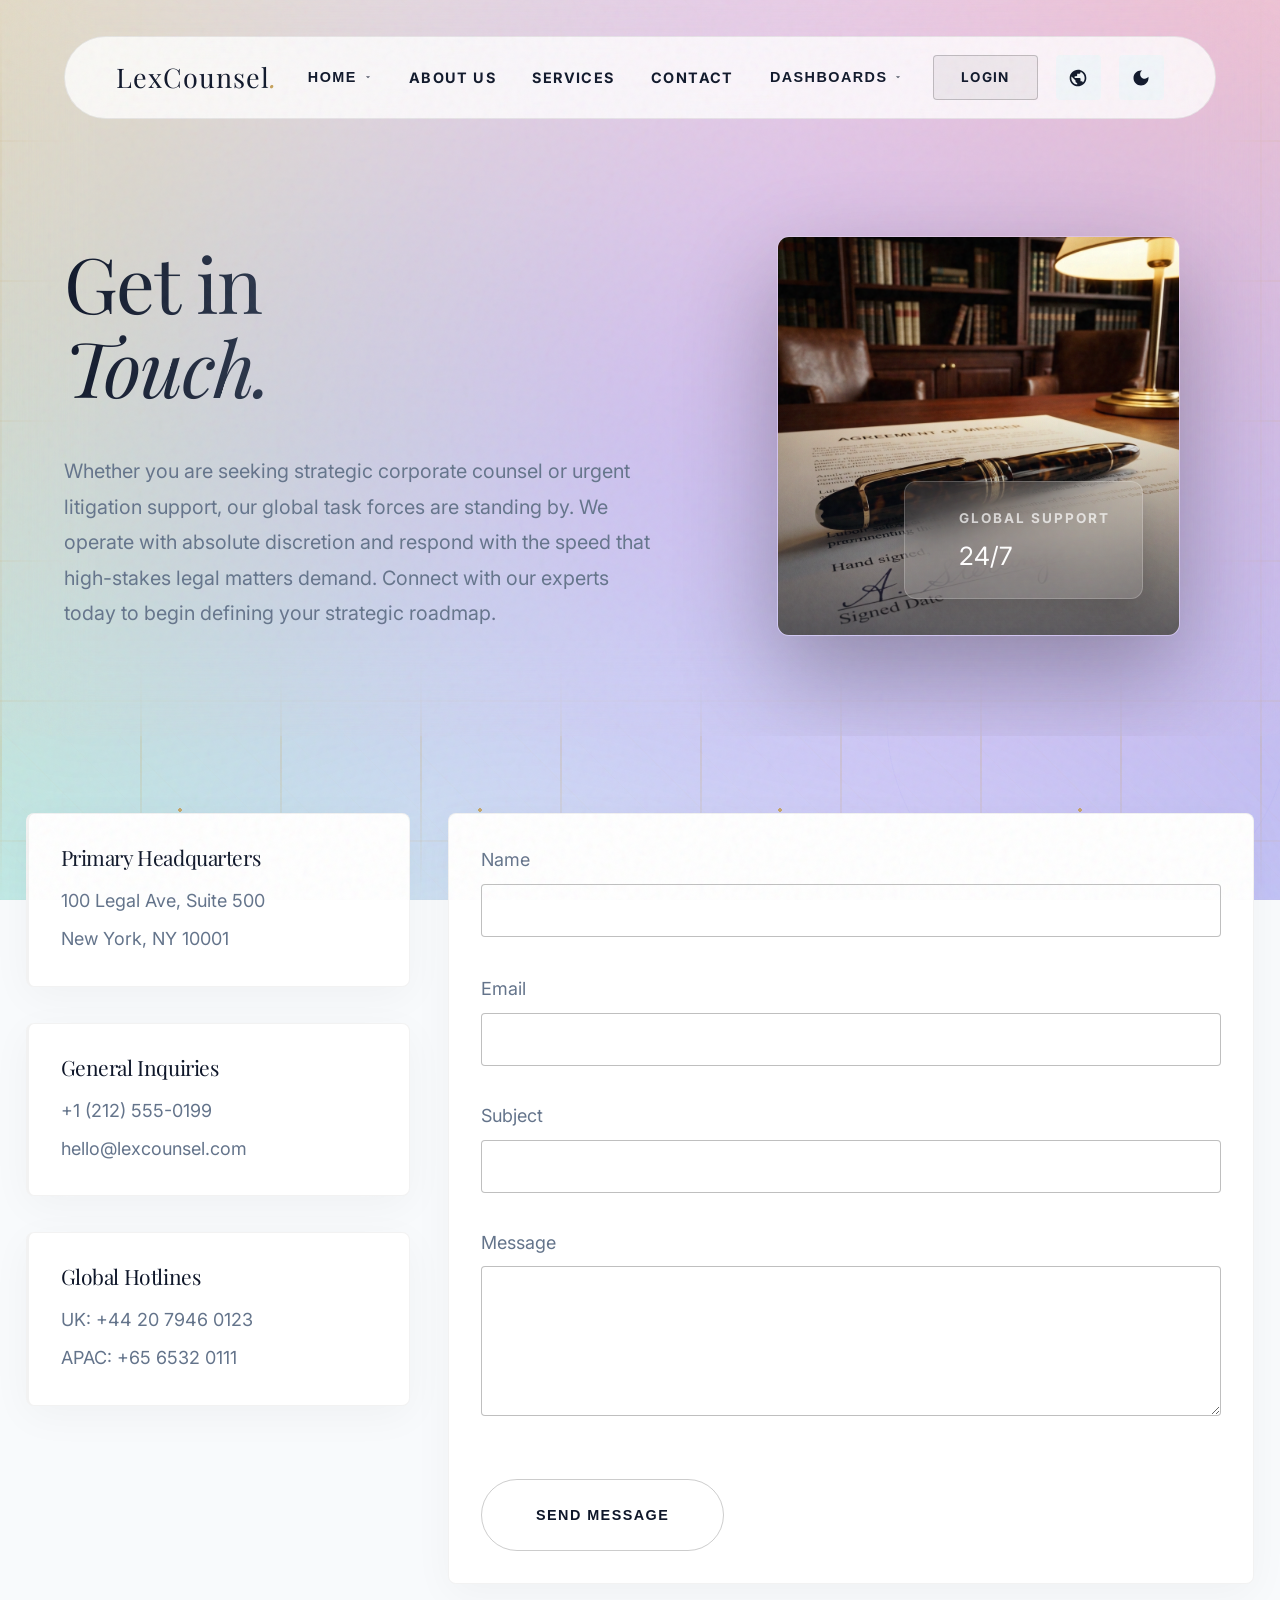
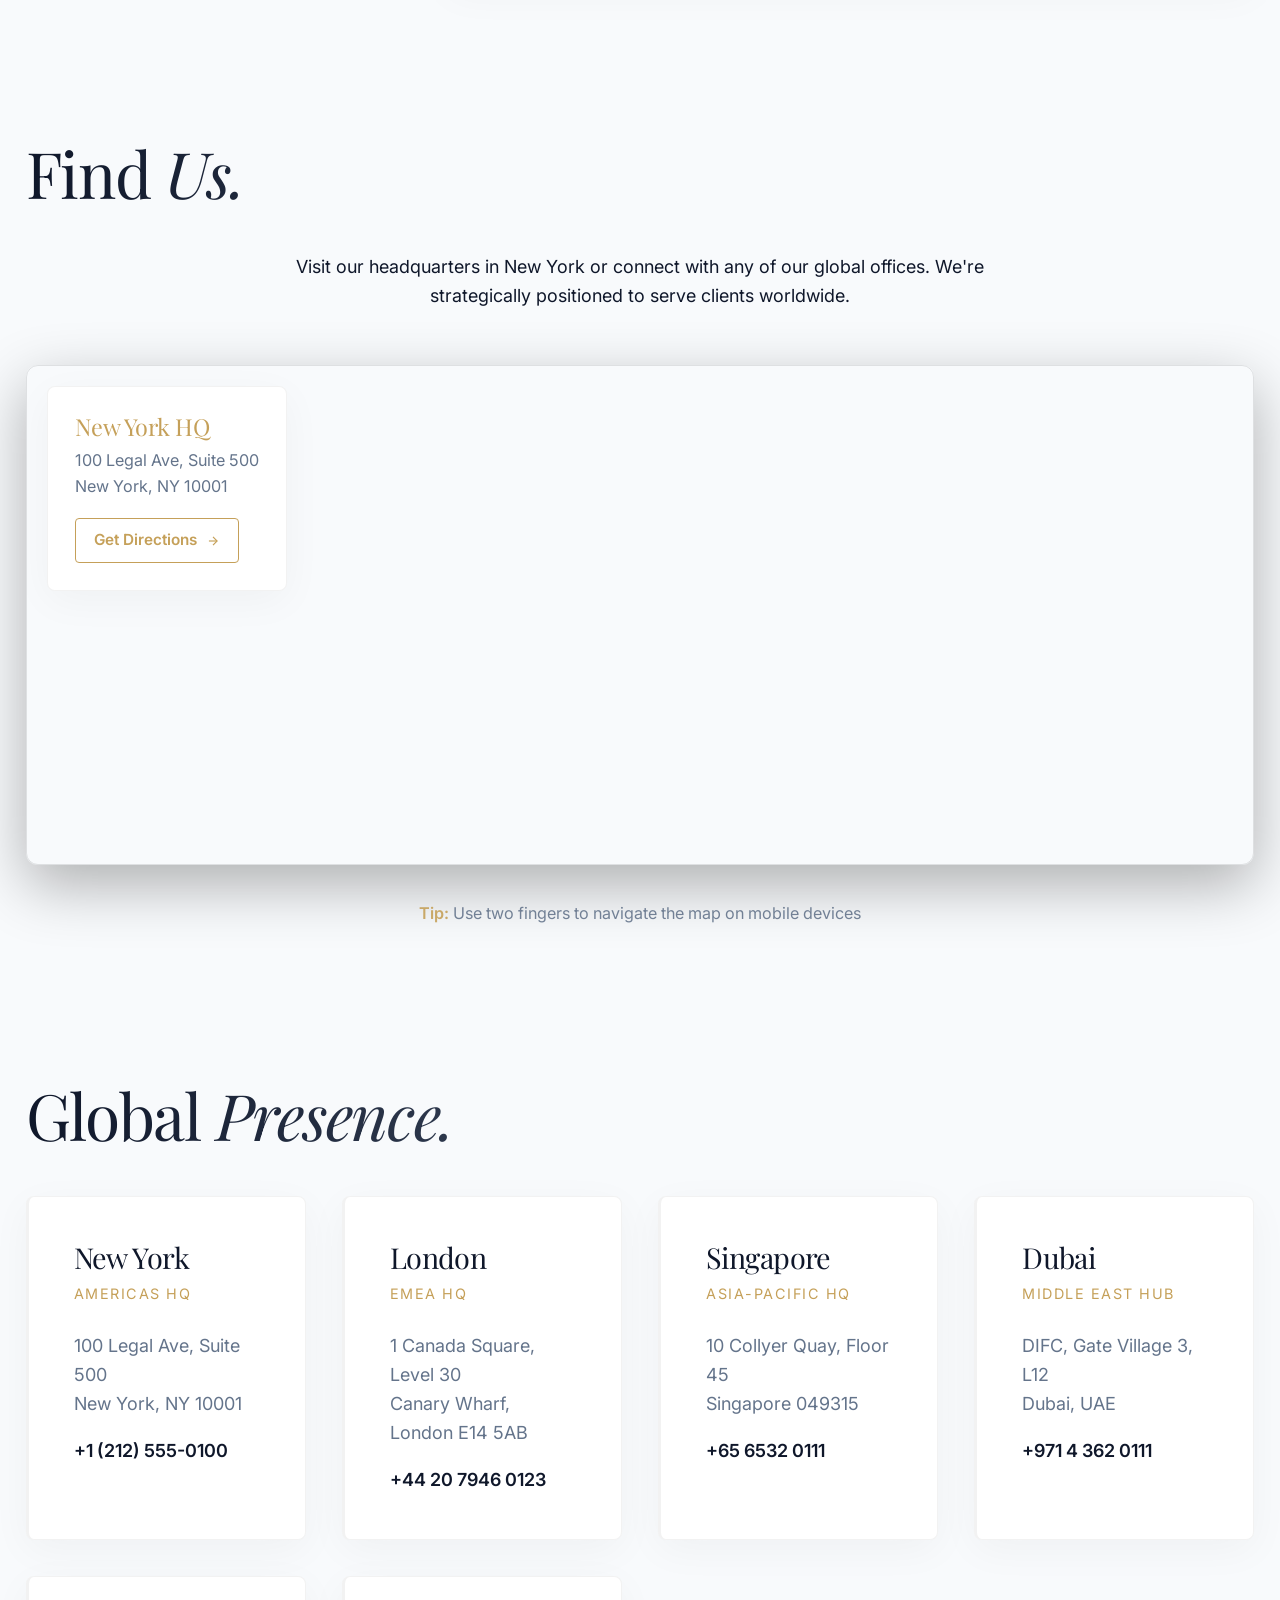
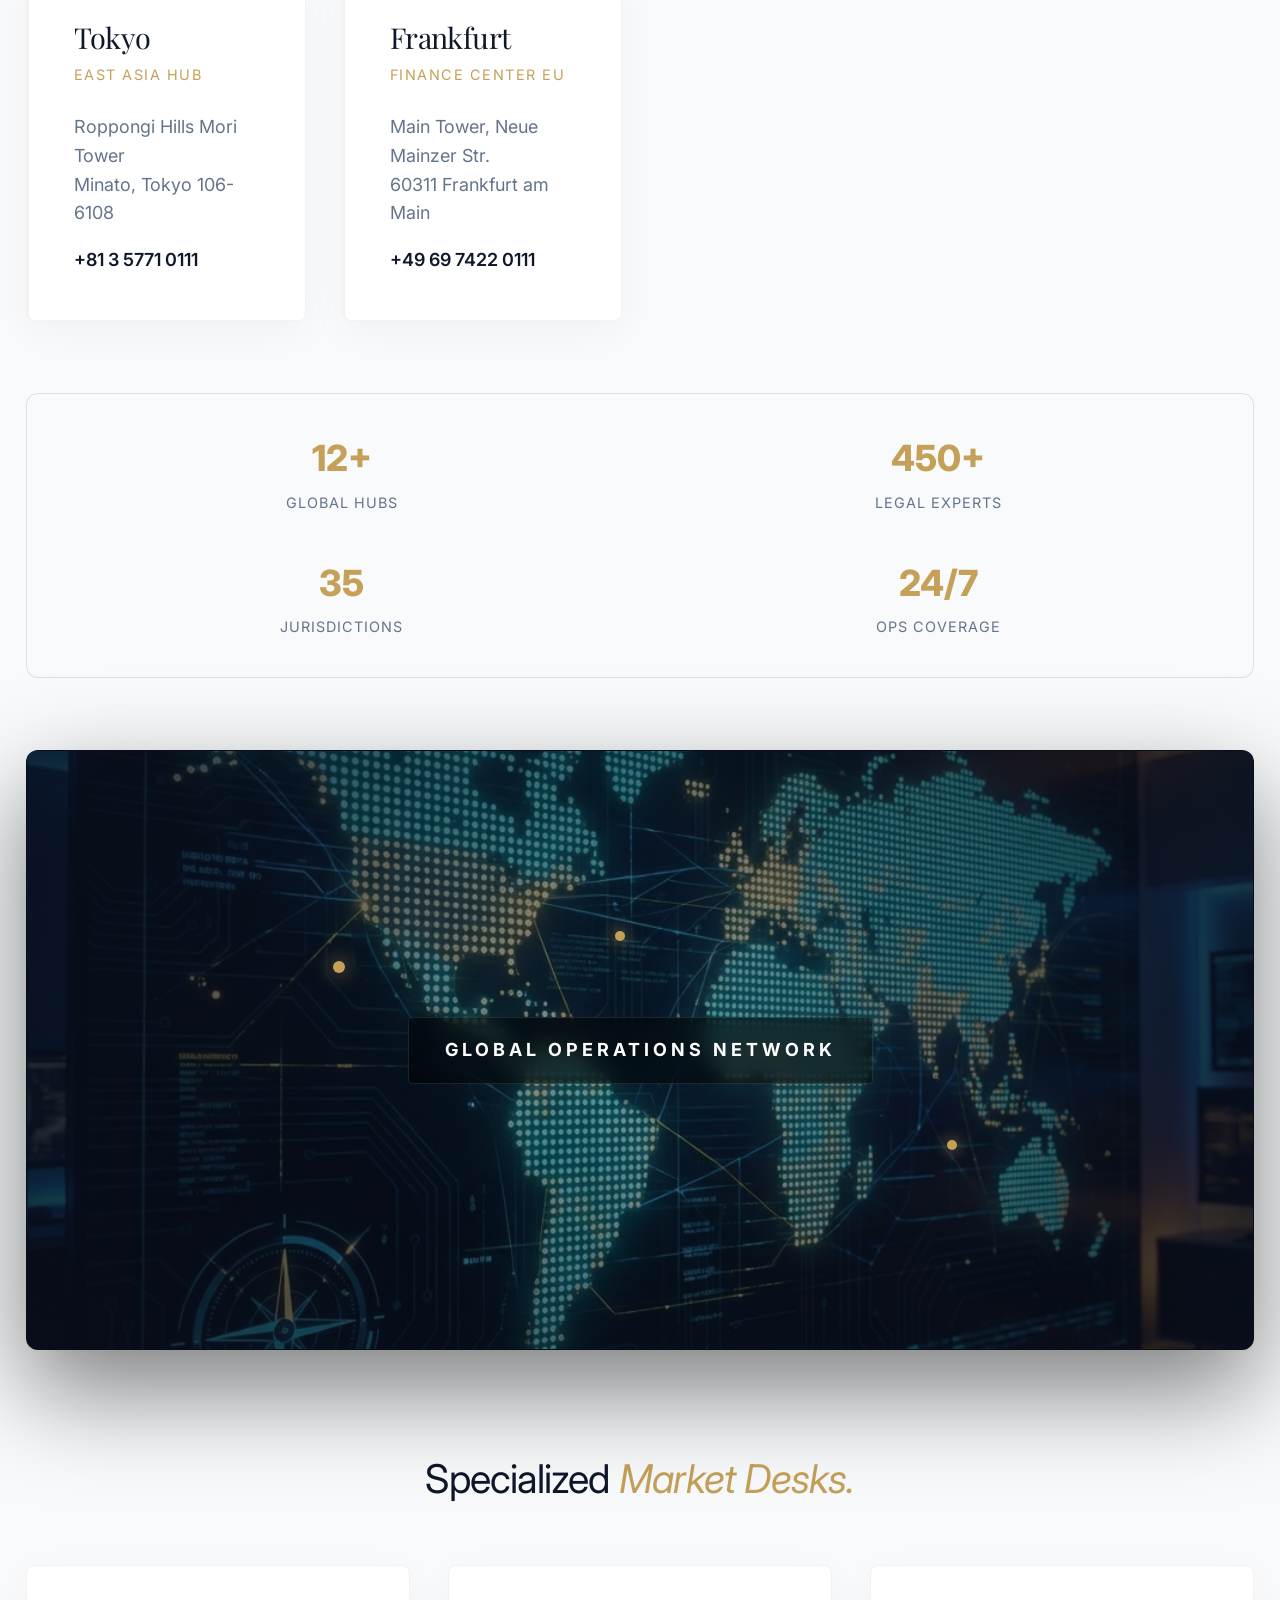
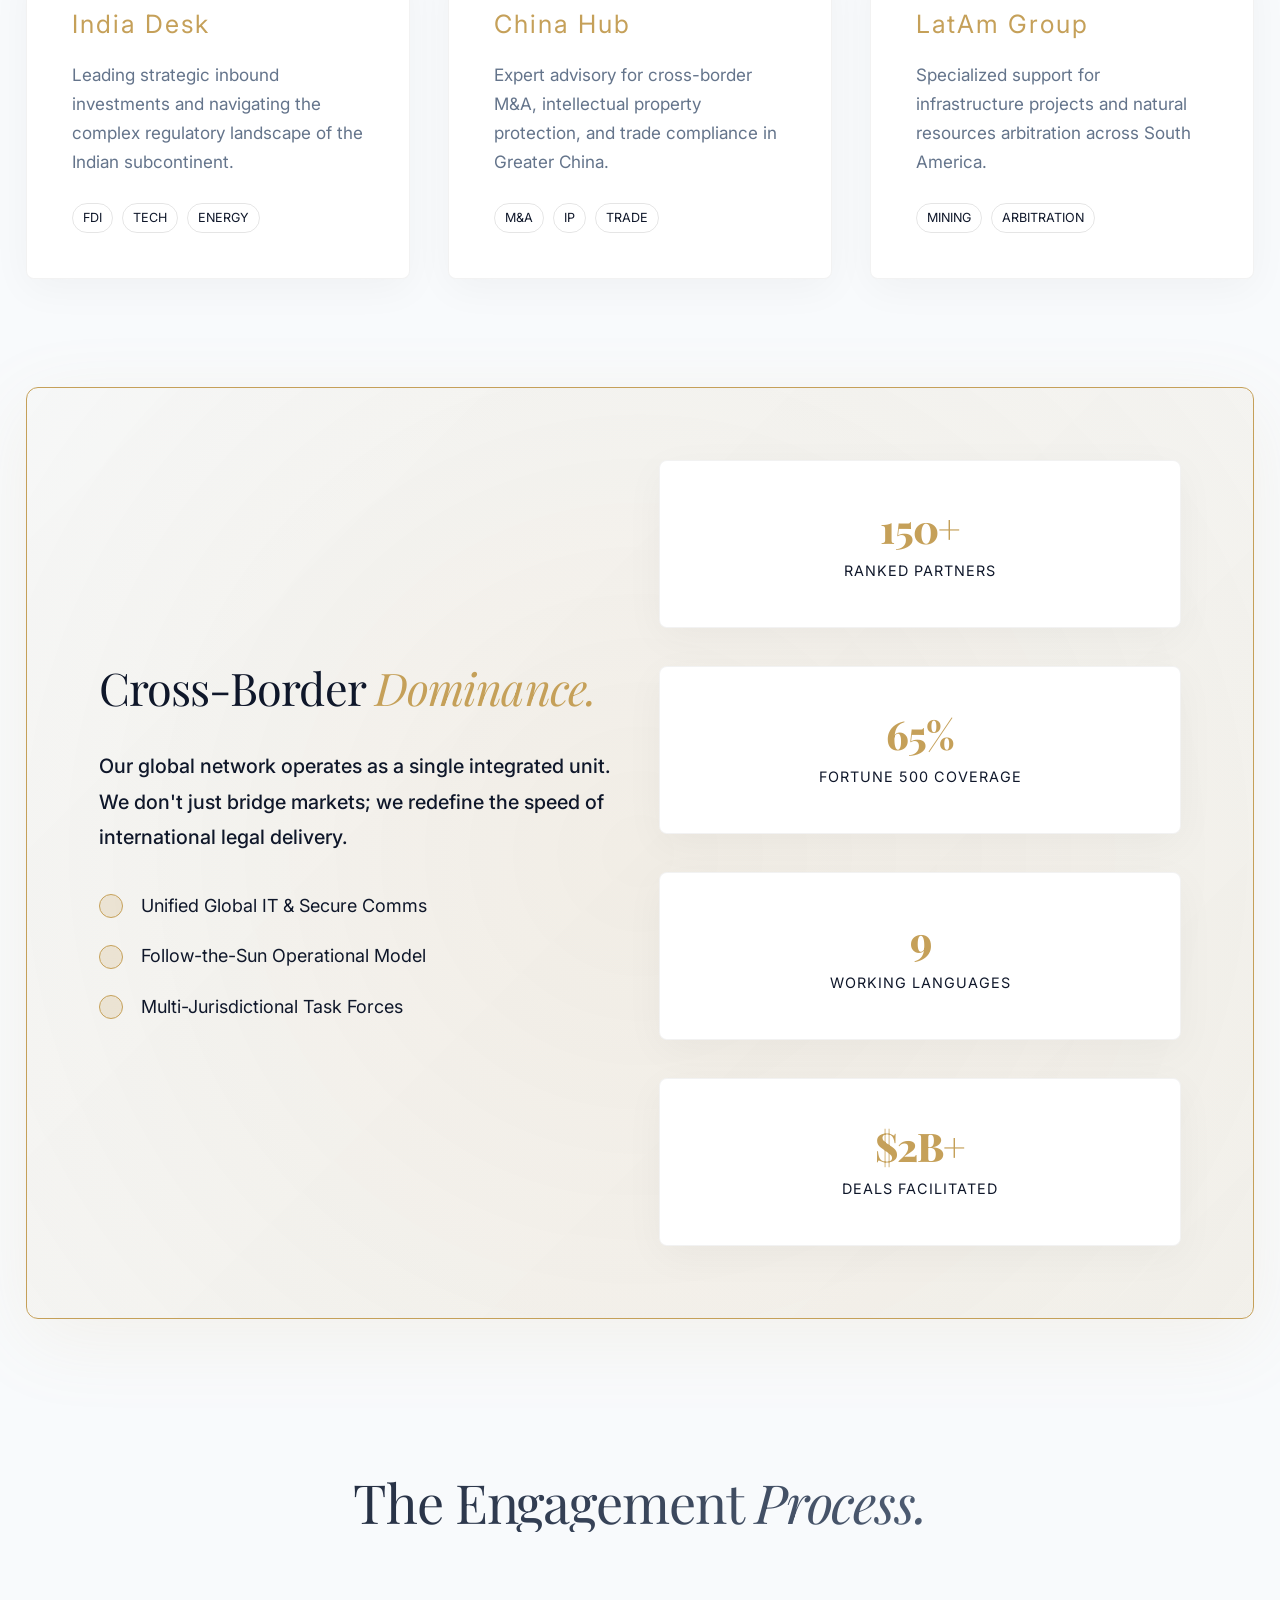
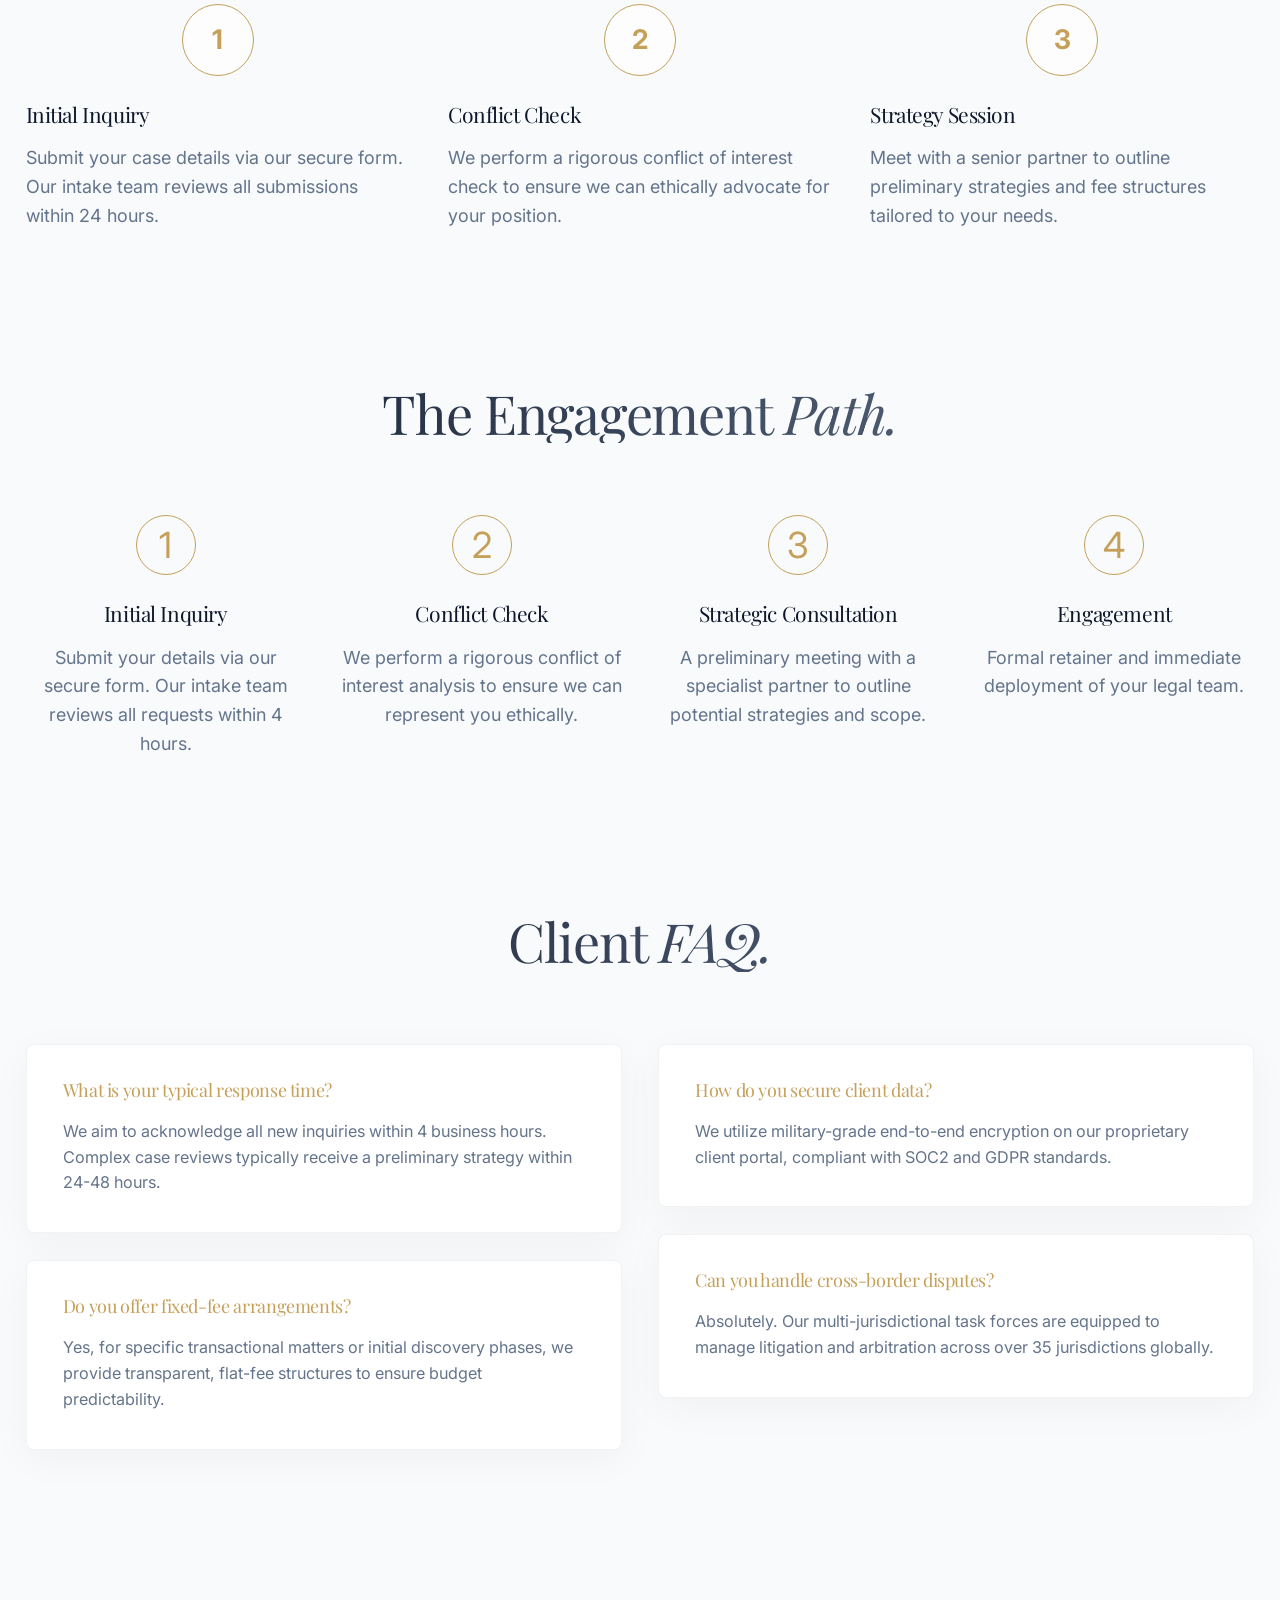
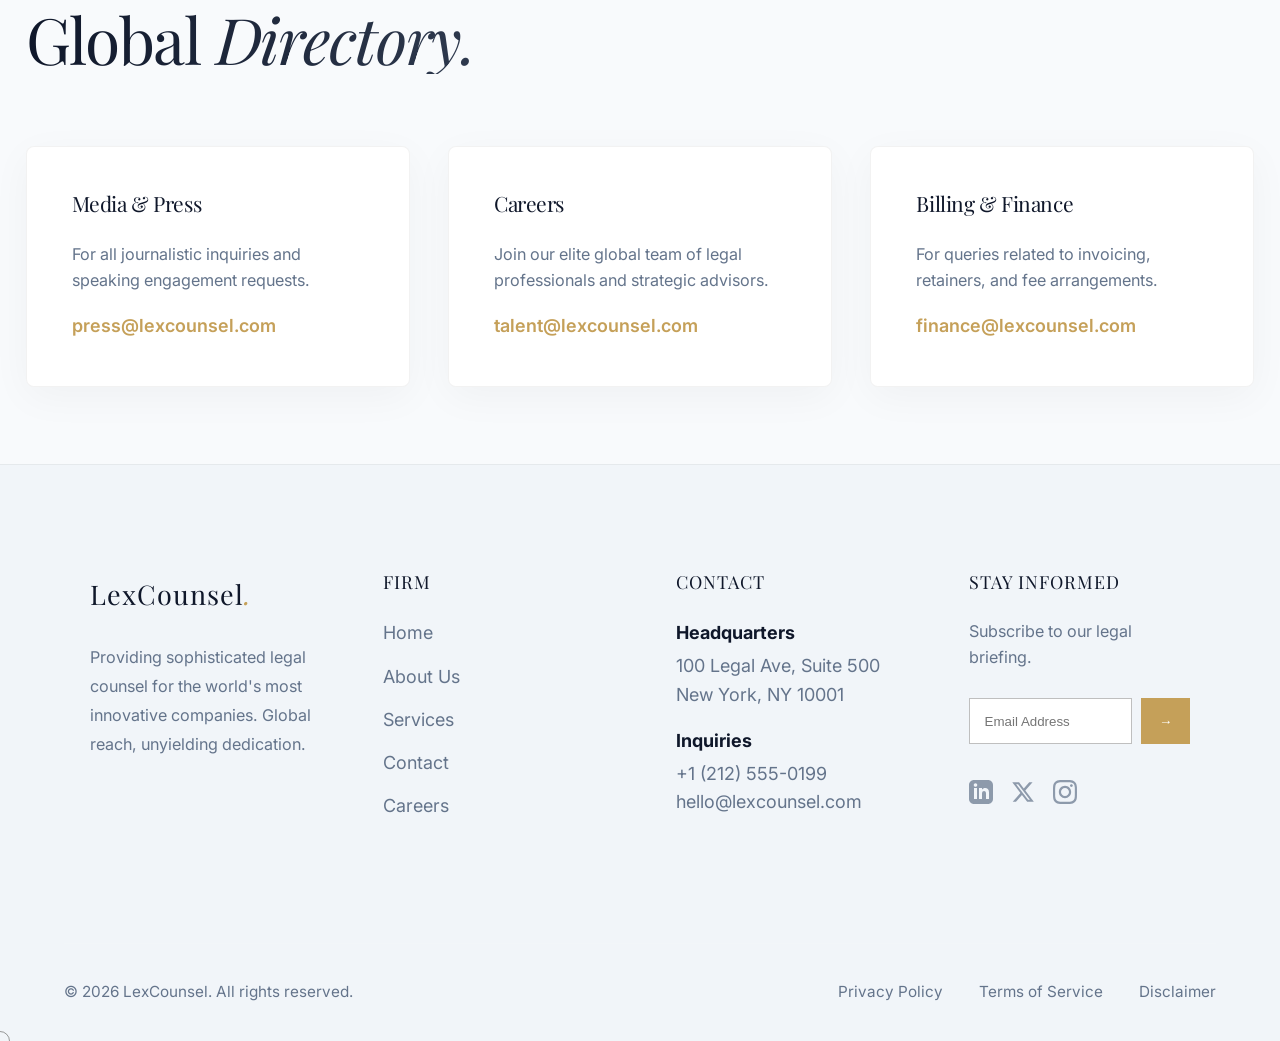
<file: contact.html>
<!DOCTYPE html>
<html lang="en">

<head>
    <meta charset="UTF-8">
    <meta name="viewport" content="width=device-width, initial-scale=1.0">
    <title>Contact Us - LexCounsel</title>
    <link rel="stylesheet" href="style.css">
    <link rel="stylesheet" href="pages.css">
    <link
        href="https://fonts.googleapis.com/css2?family=Inter:wght@300;400;500;600&family=Playfair+Display:ital,wght@0,400;0,600;1,400&display=swap"
        rel="stylesheet">
    <link rel="stylesheet" href="nav-component.css">
    <link rel="stylesheet" href="rtl.css">
</head>

<body class="light-theme">
    <div class="ambient-bg">
        <div class="ambient-grid"></div>
    </div>

    <nav class="navbar">
        <!-- Logo -->
        <a href="index.html" class="nav-logo">LexCounsel<span class="gold-text">.</span></a>

        <!-- Mobile Toggle -->
        <button class="mobile-toggle" aria-label="Menu">☰</button>

        <!-- Mobile Menu -->
        <div class="mobile-menu">
            <div class="mobile-dropdown">
                <a href="#" class="mobile-nav-link mobile-dropdown-header">Home <svg viewBox="0 0 24 24">
                        <path d="M7 10l5 5 5-5z" />
                    </svg></a>
                <div class="mobile-dropdown-content">
                    <a href="index.html" class="mobile-sub-link">Home 1</a>
                    <a href="home-2.html" class="mobile-sub-link">Home 2</a>
                </div>
            </div>
            <a href="about.html" class="mobile-nav-link">About Us</a>
            <a href="services.html" class="mobile-nav-link">Services</a>
            <a href="contact.html" class="mobile-nav-link">Contact</a>
            <div class="mobile-dropdown">
                <a href="#" class="mobile-nav-link mobile-dropdown-header">Dashboards <svg viewBox="0 0 24 24">
                        <path d="M7 10l5 5 5-5z" />
                    </svg></a>
                <div class="mobile-dropdown-content">
                    <a href="dashboard-user.html" class="mobile-sub-link">User Dashboard</a>
                    <a href="dashboard-admin.html" class="mobile-sub-link">Admin Dashboard</a>
                </div>
            </div>
            <a href="login.html" class="mobile-nav-link">Sign In</a>
            <!-- Mobile Actions -->
            <div class="mobile-actions">
                <button class="nav-icon-btn" id="rtlToggleMobile" aria-label="Language">
                    <svg viewBox="0 0 24 24">
                        <path
                            d="M12 2C6.48 2 2 6.48 2 12s4.48 10 10 10 10-4.48 10-10S17.52 2 12 2zm-1 17.93c-3.95-.49-7-3.85-7-7.93 0-.62.08-1.21.21-1.79L9 15v1c0 1.1.9 2 2 2v1.93zm6.9-2.54c-.26-.81-1-1.39-1.9-1.39h-1v-3c0-.55-.45-1-1-1H8v-2h2c.55 0 1-.45 1-1V7h2c1.1 0 2-.9 2-2v-.41c2.93 1.19 5 4.06 5 7.41 0 2.08-.8 3.97-2.1 5.39z" />
                    </svg>
                </button>
                <button class="nav-icon-btn" id="themeToggleMobile" aria-label="Toggle Theme">
                    <svg viewBox="0 0 24 24">
                        <path
                            d="M12 3c-4.97 0-9 4.03-9 9s4.03 9 9 9 9-4.03 9-9c0-.46-.04-.92-.1-1.36-.98 1.37-2.58 2.26-4.4 2.26-3.03 0-5.5-2.47-5.5-5.5 0-1.82.89-3.42 2.26-4.4-.44-.06-.9-.1-1.36-.1z" />
                    </svg>
                </button>
            </div>
        </div>

        <!-- Center Links -->
        <div class="nav-center">
            <div class="nav-item">
                <button class="nav-link">
                    HOME
                    <svg viewBox="0 0 24 24">
                        <path d="M7 10l5 5 5-5z" />
                    </svg>
                </button>
                <div class="dropdown-menu">
                    <a href="index.html" class="dropdown-item">Home 1</a>
                    <a href="#" class="dropdown-item">Home 2</a>
                </div>
            </div>

            <div class="nav-item">
                <a href="about.html" class="nav-link">ABOUT US</a>
            </div>

            <div class="nav-item">
                <a href="services.html" class="nav-link">SERVICES</a>
            </div>

            <div class="nav-item">
                <a href="contact.html" class="nav-link">CONTACT</a>
            </div>

            <div class="nav-item">
                <button class="nav-link">
                    DASHBOARDS
                    <svg viewBox="0 0 24 24">
                        <path d="M7 10l5 5 5-5z" />
                    </svg>
                </button>
                <div class="dropdown-menu">
                    <a href="dashboard-user.html" class="dropdown-item">User Dashboard</a>
                    <a href="dashboard-admin.html" class="dropdown-item">Admin Dashboard</a>
                </div>
            </div>


        </div>

        <!-- Right Icons -->
        <div class="nav-actions">
            <a href="login.html" class="btn-login">LOGIN</a>
            <button class="nav-icon-btn" id="rtlToggle" aria-label="Language">
                <svg viewBox="0 0 24 24">
                    <path
                        d="M12 2C6.48 2 2 6.48 2 12s4.48 10 10 10 10-4.48 10-10S17.52 2 12 2zm-1 17.93c-3.95-.49-7-3.85-7-7.93 0-.62.08-1.21.21-1.79L9 15v1c0 1.1.9 2 2 2v1.93zm6.9-2.54c-.26-.81-1-1.39-1.9-1.39h-1v-3c0-.55-.45-1-1-1H8v-2h2c.55 0 1-.45 1-1V7h2c1.1 0 2-.9 2-2v-.41c2.93 1.19 5 4.06 5 7.41 0 2.08-.8 3.97-2.1 5.39z" />
                </svg>
            </button>
            <button class="nav-icon-btn" id="themeToggle" aria-label="Toggle Theme">
                <svg viewBox="0 0 24 24">
                    <path
                        d="M12 3c-4.97 0-9 4.03-9 9s4.03 9 9 9 9-4.03 9-9c0-.46-.04-.92-.1-1.36-.98 1.37-2.58 2.26-4.4 2.26-3.03 0-5.5-2.47-5.5-5.5 0-1.82.89-3.42 2.26-4.4-.44-.06-.9-.1-1.36-.1z" />
                </svg>
            </button>
        </div>
    </nav>

    <!-- Page Hero -->
    <section class="page-hero">
        <div class="hero-bg-animated">
            <div class="blob blob-1"></div>
            <div class="blob blob-2"></div>
            <div class="blob blob-3"></div>
        </div>
        <div class="hero-glass-overlay"></div>
        <div class="container hero-container">
            <div class="page-hero-content">
                <h1 class="display-text">Get in <br><span class="gold-text">Touch.</span></h1>
                <p class="section-desc"
                    style="color: var(--text-muted); font-size: 1.1rem; line-height: 1.8; margin-top: 1.5rem; max-width: 600px;">
                    Whether you are seeking strategic corporate counsel or urgent litigation support, our global task
                    forces are standing by. We operate with absolute discretion and respond with the speed that
                    high-stakes legal matters demand. Connect with our experts today to begin defining your strategic
                    roadmap.
                </p>
            </div>
            <div class="hero-visual">
                <div class="professional-plate">
                    <img src="assets/professional_hero.png" alt="Legal Excellence" class="plate-image">
                    <div class="plate-overlay"></div>
                    <div class="trust-seal">
                        <i class="fas fa-globe"></i>
                        <div>
                            <span class="trust-label">Global Support</span>
                            <span class="trust-value">24/7</span>
                        </div>
                    </div>
                </div>
            </div>
        </div>
    </section>

    <section class="section-premium">
        <div class="container">
            <div class="res-grid-3">
                <!-- Info Side -->
                <div style="grid-column: span 1;">
                    <div class="glass-card" style="margin-bottom: 2rem; border-left: 3px solid var(--primary-1);">
                        <h3 style="margin-bottom: 1rem;">Primary Headquarters</h3>
                        <p style="color: var(--text-muted); margin-bottom: 0.5rem;">100 Legal Ave, Suite 500</p>
                        <p style="color: var(--text-muted);">New York, NY 10001</p>
                    </div>

                    <div class="glass-card" style="margin-bottom: 2rem; border-left: 3px solid var(--primary-1);">
                        <h3 style="margin-bottom: 1rem;">General Inquiries</h3>
                        <p style="color: var(--text-muted); margin-bottom: 0.5rem;">+1 (212) 555-0199</p>
                        <p style="color: var(--text-muted);">hello@lexcounsel.com</p>
                    </div>

                    <div class="glass-card" style="border-left: 3px solid var(--primary-1);">
                        <h3 style="margin-bottom: 1rem;">Global Hotlines</h3>
                        <p style="color: var(--text-muted); margin-bottom: 0.5rem;">UK: +44 20 7946 0123</p>
                        <p style="color: var(--text-muted);">APAC: +65 6532 0111</p>
                    </div>
                </div>

                <!-- Form Side -->
                <div class="glass-card" style="grid-column: span 2;">
                    <form>
                        <div class="res-grid-2" style="margin-bottom: 2rem;">
                            <div>
                                <label
                                    style="display: block; margin-bottom: 0.5rem; color: var(--text-muted);">Name</label>
                                <input type="text"
                                    style="width: 100%; padding: 1rem; background: var(--bg-secondary); border: 1px solid var(--border-glass); color: var(--text-primary); border-radius: 4px;">
                            </div>
                            <div>
                                <label
                                    style="display: block; margin-bottom: 0.5rem; color: var(--text-muted);">Email</label>
                                <input type="email"
                                    style="width: 100%; padding: 1rem; background: var(--bg-secondary); border: 1px solid var(--border-glass); color: var(--text-primary); border-radius: 4px;">
                            </div>
                        </div>
                        <div style="margin-bottom: 2rem;">
                            <label
                                style="display: block; margin-bottom: 0.5rem; color: var(--text-muted);">Subject</label>
                            <input type="text"
                                style="width: 100%; padding: 1rem; background: var(--bg-secondary); border: 1px solid var(--border-glass); color: var(--text-primary); border-radius: 4px;">
                        </div>
                        <div style="margin-bottom: 3rem;">
                            <label
                                style="display: block; margin-bottom: 0.5rem; color: var(--text-muted);">Message</label>
                            <textarea
                                style="width: 100%; padding: 1rem; background: var(--bg-secondary); border: 1px solid var(--border-glass); color: var(--text-primary); border-radius: 4px; min-height: 150px;"></textarea>
                        </div>

                        <button type="submit" class="btn-magnetic">Send Message</button>
                    </form>
                </div>
            </div>
        </div>
        </div>
    </section>

    <!-- Interactive Map Section -->
    <section class="section-premium">
        <div class="container">
            <h2 class="display-text res-title">Find <span class="gold-text">Us.</span></h2>
            <p class="section-desc" style="text-align: center; margin-bottom: 3rem; max-width: 700px; margin-left: auto; margin-right: auto;">
                Visit our headquarters in New York or connect with any of our global offices. We're strategically positioned to serve clients worldwide.
            </p>
            
            <div class="map-container" style="position: relative; width: 100%; height: 500px; border-radius: 12px; overflow: hidden; border: 1px solid var(--border-glass); box-shadow: 0 20px 60px rgba(0,0,0,0.3);">
                <!-- Google Maps Embed - New York HQ -->
                <iframe 
                    src="https://www.google.com/maps/embed?pb=!1m18!1m12!1m3!1d193595.15830869428!2d-74.119763973046!3d40.69766374874431!2m3!1f0!2f0!3f0!3m2!1i1024!2i768!4f13.1!3m3!1m2!1s0x89c24fa5d33f083b%3A0xc80b8f06e177fe62!2sNew%20York%2C%20NY%2C%20USA!5e0!3m2!1sen!2s!4v1737838000000!5m2!1sen!2s" 
                    width="100%" 
                    height="100%" 
                    style="border:0;" 
                    allowfullscreen="" 
                    loading="lazy" 
                    referrerpolicy="no-referrer-when-downgrade"
                    title="LexCounsel New York Office Location">
                </iframe>
                
                <!-- Map Overlay Info Card -->
                <div class="map-overlay-card glass-card" style="position: absolute; top: 20px; left: 20px; padding: 1.5rem; max-width: 300px; background: rgba(10, 15, 29, 0.95); backdrop-filter: blur(20px); border: 1px solid var(--border-glass); z-index: 10;">
                    <h3 style="margin-bottom: 0.5rem; font-size: 1.3rem; color: var(--primary-1);">New York HQ</h3>
                    <p style="color: var(--text-muted); font-size: 0.9rem; line-height: 1.6; margin-bottom: 1rem;">
                        100 Legal Ave, Suite 500<br>
                        New York, NY 10001
                    </p>
                    <a href="https://maps.google.com/?q=New+York+NY" target="_blank" rel="noopener noreferrer" 
                       style="display: inline-flex; align-items: center; gap: 0.5rem; color: var(--primary-1); text-decoration: none; font-weight: 600; font-size: 0.85rem; padding: 0.5rem 1rem; border: 1px solid var(--primary-1); border-radius: 4px; transition: all 0.3s ease;"
                       onmouseover="this.style.background='var(--primary-1)'; this.style.color='#000';"
                       onmouseout="this.style.background='transparent'; this.style.color='var(--primary-1)';">
                        Get Directions
                        <svg width="14" height="14" viewBox="0 0 24 24" fill="none" stroke="currentColor" stroke-width="2">
                            <line x1="5" y1="12" x2="19" y2="12"></line>
                            <polyline points="12 5 19 12 12 19"></polyline>
                        </svg>
                    </a>
                </div>
            </div>

            <!-- Mobile-friendly Map Instructions -->
            <div class="map-instructions" style="margin-top: 2rem; text-align: center;">
                <p style="color: var(--text-muted); font-size: 0.9rem;">
                    <span style="color: var(--primary-1); font-weight: 600;">Tip:</span> Use two fingers to navigate the map on mobile devices
                </p>
            </div>
        </div>
    </section>

    <!-- New Section: Global Offices -->
    <section class="section-premium">
        <div class="container">
            <h2 class="display-text res-title">Global <span class="gold-text">Presence.</span></h2>

            <div class="grid-asymmetric"
                style="margin-top: 0; gap: 2rem; grid-template-columns: repeat(auto-fit, minmax(280px, 1fr));">
                <!-- NY -->
                <div class="glass-card"
                    style="padding: 2.5rem; border-left: 3px solid var(--primary-1); transition: all 0.3s ease;"
                    onmouseover="this.style.transform='translateY(-10px)'; this.style.borderColor='var(--secondary)';"
                    onmouseout="this.style.transform='translateY(0)'; this.style.borderColor='var(--primary-1)';">
                    <h3 style="margin-bottom: 0.5rem; font-size: 1.6rem;">New York</h3>
                    <p
                        style="color: var(--primary-1); font-size: 0.8rem; text-transform: uppercase; letter-spacing: 1.5px; margin-bottom: 1.5rem;">
                        Americas HQ</p>
                    <p style="color: var(--text-muted); line-height: 1.6;">
                        100 Legal Ave, Suite 500<br>
                        New York, NY 10001<br>
                        <span
                            style="display: inline-block; margin-top: 1rem; color: var(--text-primary); font-weight: 600;">+1
                            (212) 555-0100</span>
                    </p>
                </div>
                <!-- London -->
                <div class="glass-card"
                    style="padding: 2.5rem; border-left: 3px solid var(--primary-1); transition: all 0.3s ease;"
                    onmouseover="this.style.transform='translateY(-10px)'; this.style.borderColor='var(--secondary)';"
                    onmouseout="this.style.transform='translateY(0)'; this.style.borderColor='var(--primary-1)';">
                    <h3 style="margin-bottom: 0.5rem; font-size: 1.6rem;">London</h3>
                    <p
                        style="color: var(--primary-1); font-size: 0.8rem; text-transform: uppercase; letter-spacing: 1.5px; margin-bottom: 1.5rem;">
                        EMEA HQ</p>
                    <p style="color: var(--text-muted); line-height: 1.6;">
                        1 Canada Square, Level 30<br>
                        Canary Wharf, London E14 5AB<br>
                        <span
                            style="display: inline-block; margin-top: 1rem; color: var(--text-primary); font-weight: 600;">+44
                            20 7946 0123</span>
                    </p>
                </div>
                <!-- Singapore -->
                <div class="glass-card"
                    style="padding: 2.5rem; border-left: 3px solid var(--primary-1); transition: all 0.3s ease;"
                    onmouseover="this.style.transform='translateY(-10px)'; this.style.borderColor='var(--secondary)';"
                    onmouseout="this.style.transform='translateY(0)'; this.style.borderColor='var(--primary-1)';">
                    <h3 style="margin-bottom: 0.5rem; font-size: 1.6rem;">Singapore</h3>
                    <p
                        style="color: var(--primary-1); font-size: 0.8rem; text-transform: uppercase; letter-spacing: 1.5px; margin-bottom: 1.5rem;">
                        Asia-Pacific HQ</p>
                    <p style="color: var(--text-muted); line-height: 1.6;">
                        10 Collyer Quay, Floor 45<br>
                        Singapore 049315<br>
                        <span
                            style="display: inline-block; margin-top: 1rem; color: var(--text-primary); font-weight: 600;">+65
                            6532 0111</span>
                    </p>
                </div>
                <!-- Dubai -->
                <div class="glass-card"
                    style="padding: 2.5rem; border-left: 3px solid var(--primary-1); transition: all 0.3s ease;"
                    onmouseover="this.style.transform='translateY(-10px)'; this.style.borderColor='var(--secondary)';"
                    onmouseout="this.style.transform='translateY(0)'; this.style.borderColor='var(--primary-1)';">
                    <h3 style="margin-bottom: 0.5rem; font-size: 1.6rem;">Dubai</h3>
                    <p
                        style="color: var(--primary-1); font-size: 0.8rem; text-transform: uppercase; letter-spacing: 1.5px; margin-bottom: 1.5rem;">
                        Middle East Hub</p>
                    <p style="color: var(--text-muted); line-height: 1.6;">
                        DIFC, Gate Village 3, L12<br>
                        Dubai, UAE<br>
                        <span
                            style="display: inline-block; margin-top: 1rem; color: var(--text-primary); font-weight: 600;">+971
                            4 362 0111</span>
                    </p>
                </div>
                <!-- Tokyo -->
                <div class="glass-card"
                    style="padding: 2.5rem; border-left: 3px solid var(--primary-1); transition: all 0.3s ease;"
                    onmouseover="this.style.transform='translateY(-10px)'; this.style.borderColor='var(--secondary)';"
                    onmouseout="this.style.transform='translateY(0)'; this.style.borderColor='var(--primary-1)';">
                    <h3 style="margin-bottom: 0.5rem; font-size: 1.6rem;">Tokyo</h3>
                    <p
                        style="color: var(--primary-1); font-size: 0.8rem; text-transform: uppercase; letter-spacing: 1.5px; margin-bottom: 1.5rem;">
                        East Asia Hub</p>
                    <p style="color: var(--text-muted); line-height: 1.6;">
                        Roppongi Hills Mori Tower<br>
                        Minato, Tokyo 106-6108<br>
                        <span
                            style="display: inline-block; margin-top: 1rem; color: var(--text-primary); font-weight: 600;">+81
                            3 5771 0111</span>
                    </p>
                </div>
                <!-- Frankfurt -->
                <div class="glass-card"
                    style="padding: 2.5rem; border-left: 3px solid var(--primary-1); transition: all 0.3s ease;"
                    onmouseover="this.style.transform='translateY(-10px)'; this.style.borderColor='var(--secondary)';"
                    onmouseout="this.style.transform='translateY(0)'; this.style.borderColor='var(--primary-1)';">
                    <h3 style="margin-bottom: 0.5rem; font-size: 1.6rem;">Frankfurt</h3>
                    <p
                        style="color: var(--primary-1); font-size: 0.8rem; text-transform: uppercase; letter-spacing: 1.5px; margin-bottom: 1.5rem;">
                        Finance Center EU</p>
                    <p style="color: var(--text-muted); line-height: 1.6;">
                        Main Tower, Neue Mainzer Str.<br>
                        60311 Frankfurt am Main<br>
                        <span
                            style="display: inline-block; margin-top: 1rem; color: var(--text-primary); font-weight: 600;">+49
                            69 7422 0111</span>
                    </p>
                </div>
            </div>

            <!-- Global Stats Bar -->
            <div class="res-grid-2"
                style="margin-top: 4rem; padding: 2rem; background: rgba(255,255,255,0.03); border-radius: 12px; border: 1px solid var(--border-glass);">
                <div style="text-align: center;">
                    <span style="display: block; font-size: 2rem; font-weight: 800; color: var(--primary-1);">12+</span>
                    <span
                        style="font-size: 0.8rem; color: var(--text-muted); text-transform: uppercase; letter-spacing: 1px;">Global
                        Hubs</span>
                </div>
                <div style="text-align: center;">
                    <span
                        style="display: block; font-size: 2rem; font-weight: 800; color: var(--primary-1);">450+</span>
                    <span
                        style="font-size: 0.8rem; color: var(--text-muted); text-transform: uppercase; letter-spacing: 1px;">Legal
                        Experts</span>
                </div>
                <div style="text-align: center;">
                    <span style="display: block; font-size: 2rem; font-weight: 800; color: var(--primary-1);">35</span>
                    <span
                        style="font-size: 0.8rem; color: var(--text-muted); text-transform: uppercase; letter-spacing: 1px;">Jurisdictions</span>
                </div>
                <div style="text-align: center;">
                    <span
                        style="display: block; font-size: 2rem; font-weight: 800; color: var(--primary-1);">24/7</span>
                    <span
                        style="font-size: 0.8rem; color: var(--text-muted); text-transform: uppercase; letter-spacing: 1px;">Ops
                        Coverage</span>
                </div>
            </div>

            <div
                style="margin-top: 4rem; height: 600px; background: #0a0f1d; border: 1px solid var(--border-glass); border-radius: 12px; display: flex; align-items: center; justify-content: center; position: relative; overflow: hidden; box-shadow: 0 40px 100px rgba(0,0,0,0.5);">
                <!-- Premium Map -->
                <div
                    style="position: absolute; inset: 0; opacity: 0.8; background-image: url('assets/world_map_premium.png'); background-size: cover; background-position: center; filter: brightness(0.8);">
                </div>
                <div
                    style="position: absolute; inset: 0; background: radial-gradient(circle at center, transparent, rgba(10, 15, 29, 0.8));">
                </div>

                <!-- Map Pointers (Visual only) -->
                <div
                    style="position: absolute; top: 35%; left: 25%; width: 12px; height: 12px; background: var(--primary-1); border-radius: 50%; box-shadow: 0 0 20px var(--primary-1); animation: mapPulse 2s infinite;">
                </div>
                <div
                    style="position: absolute; top: 30%; left: 48%; width: 10px; height: 10px; background: var(--primary-1); border-radius: 50%; box-shadow: 0 0 15px var(--primary-1); animation: mapPulse 2s infinite 0.5s;">
                </div>
                <div
                    style="position: absolute; top: 65%; left: 75%; width: 10px; height: 10px; background: var(--primary-1); border-radius: 50%; box-shadow: 0 0 15px var(--primary-1); animation: mapPulse 2s infinite 1s;">
                </div>

                <p
                    style="position: relative; z-index: 1; color: #fff; letter-spacing: 4px; font-weight: 700; text-transform: uppercase; background: rgba(0,0,0,0.5); padding: 1rem 2rem; border-radius: 4px; backdrop-filter: blur(10px); border: 1px solid rgba(255,255,255,0.1);">
                    Global Operations Network
                </p>
            </div>

            <style>
                @keyframes mapPulse {
                    0% {
                        transform: scale(1);
                        opacity: 1;
                    }

                    100% {
                        transform: scale(3);
                        opacity: 0;
                    }
                }
            </style>
            <!-- Expanded Content: International Desks -->
            <div style="margin-top: 6rem;">
                <h3
                    style="font-family: var(--font-display); font-size: 2.2rem; margin-bottom: 3.5rem; text-align: center;">
                    Specialized <span class="gold-text">Market Desks.</span></h3>
                <div class="res-grid-3">
                    <div class="glass-card"
                        style="padding: 2.5rem; background: rgba(197, 160, 89, 0.05); border-top: 1px solid var(--primary-1);">
                        <h4
                            style="color: var(--primary-1); margin-bottom: 1.2rem; letter-spacing: 2px; font-family: var(--font-display); font-size: 1.4rem;">
                            India Desk</h4>
                        <p style="font-size: 0.95rem; color: var(--text-muted); line-height: 1.7;">Leading strategic
                            inbound investments and navigating the complex regulatory landscape of the Indian
                            subcontinent.</p>
                        <div style="margin-top: 1.5rem; display: flex; gap: 0.5rem; flex-wrap: wrap;">
                            <span
                                style="font-size: 0.7rem; padding: 4px 10px; border: 1px solid var(--border-glass); border-radius: 20px; color: var(--text-primary);">FDI</span>
                            <span
                                style="font-size: 0.7rem; padding: 4px 10px; border: 1px solid var(--border-glass); border-radius: 20px; color: var(--text-primary);">TECH</span>
                            <span
                                style="font-size: 0.7rem; padding: 4px 10px; border: 1px solid var(--border-glass); border-radius: 20px; color: var(--text-primary);">ENERGY</span>
                        </div>
                    </div>
                    <div class="glass-card"
                        style="padding: 2.5rem; background: rgba(197, 160, 89, 0.05); border-top: 1px solid var(--primary-1);">
                        <h4
                            style="color: var(--primary-1); margin-bottom: 1.2rem; letter-spacing: 2px; font-family: var(--font-display); font-size: 1.4rem;">
                            China Hub</h4>
                        <p style="font-size: 0.95rem; color: var(--text-muted); line-height: 1.7;">Expert advisory for
                            cross-border M&A, intellectual property protection, and trade compliance in Greater China.
                        </p>
                        <div style="margin-top: 1.5rem; display: flex; gap: 0.5rem; flex-wrap: wrap;">
                            <span
                                style="font-size: 0.7rem; padding: 4px 10px; border: 1px solid var(--border-glass); border-radius: 20px; color: var(--text-primary);">M&A</span>
                            <span
                                style="font-size: 0.7rem; padding: 4px 10px; border: 1px solid var(--border-glass); border-radius: 20px; color: var(--text-primary);">IP</span>
                            <span
                                style="font-size: 0.7rem; padding: 4px 10px; border: 1px solid var(--border-glass); border-radius: 20px; color: var(--text-primary);">TRADE</span>
                        </div>
                    </div>
                    <div class="glass-card"
                        style="padding: 2.5rem; background: rgba(197, 160, 89, 0.05); border-top: 1px solid var(--primary-1);">
                        <h4
                            style="color: var(--primary-1); margin-bottom: 1.2rem; letter-spacing: 2px; font-family: var(--font-display); font-size: 1.4rem;">
                            LatAm Group</h4>
                        <p style="font-size: 0.95rem; color: var(--text-muted); line-height: 1.7;">Specialized support
                            for infrastructure projects and natural resources arbitration across South America.</p>
                        <div style="margin-top: 1.5rem; display: flex; gap: 0.5rem; flex-wrap: wrap;">
                            <span
                                style="font-size: 0.7rem; padding: 4px 10px; border: 1px solid var(--border-glass); border-radius: 20px; color: var(--text-primary);">MINING</span>
                            <span
                                style="font-size: 0.7rem; padding: 4px 10px; border: 1px solid var(--border-glass); border-radius: 20px; color: var(--text-primary);">ARBITRATION</span>
                        </div>
                    </div>
                </div>
            </div>

            <!-- Global Capabilities Detail (Brighter version) -->
            <div
                style="margin-top: 6rem; padding: 4rem; background: linear-gradient(135deg, rgba(255, 255, 255, 0.05), rgba(197, 160, 89, 0.08)); border-radius: 12px; border: 1px solid var(--primary-1); position: relative; overflow: hidden; box-shadow: 0 20px 80px rgba(197, 160, 89, 0.1);">
                <!-- Decorative Glow -->
                <div
                    style="position: absolute; top: -50%; left: -50%; width: 200%; height: 200%; background: radial-gradient(circle, rgba(197, 160, 89, 0.1) 0%, transparent 70%); pointer-events: none;">
                </div>

                <div class="res-grid-2" style="align-items: center; position: relative; z-index: 1;">
                    <div>
                        <h3 style="font-size: 2.5rem; margin-bottom: 2rem;">Cross-Border <span
                                class="gold-text">Dominance.</span></h3>
                        <p
                            style="color: var(--text-main); margin-bottom: 2rem; font-size: 1.1rem; line-height: 1.8; font-weight: 500;">
                            Our global network operates as a single integrated unit. We don't just bridge markets; we
                            redefine the speed of international legal delivery.
                        </p>
                        <ul style="list-style: none; padding: 0;">
                            <li
                                style="margin-bottom: 1.2rem; display: flex; align-items: center; gap: 1rem; color: var(--text-main);">
                                <div
                                    style="width: 24px; height: 24px; background: rgba(197, 160, 89, 0.2); border-radius: 50%; display: flex; align-items: center; justify-content: center; border: 1px solid var(--primary-1);">
                                    <i class="fas fa-check" style="color: var(--primary-1); font-size: 0.7rem;"></i>
                                </div>
                                Unified Global IT & Secure Comms
                            </li>
                            <li
                                style="margin-bottom: 1.2rem; display: flex; align-items: center; gap: 1rem; color: var(--text-main);">
                                <div
                                    style="width: 24px; height: 24px; background: rgba(197, 160, 89, 0.2); border-radius: 50%; display: flex; align-items: center; justify-content: center; border: 1px solid var(--primary-1);">
                                    <i class="fas fa-check" style="color: var(--primary-1); font-size: 0.7rem;"></i>
                                </div>
                                Follow-the-Sun Operational Model
                            </li>
                            <li
                                style="margin-bottom: 1.2rem; display: flex; align-items: center; gap: 1rem; color: var(--text-main);">
                                <div
                                    style="width: 24px; height: 24px; background: rgba(197, 160, 89, 0.2); border-radius: 50%; display: flex; align-items: center; justify-content: center; border: 1px solid var(--primary-1);">
                                    <i class="fas fa-check" style="color: var(--primary-1); font-size: 0.7rem;"></i>
                                </div>
                                Multi-Jurisdictional Task Forces
                            </li>
                        </ul>
                    </div>
                    <div class="res-grid-2">
                        <div class="glass-card"
                            style="text-align: center; padding: 2.5rem; background: rgba(255,255,255,0.05); border: 1px solid var(--primary-1);">
                            <h5
                                style="color: var(--primary-1); font-size: 2.2rem; margin-bottom: 0.5rem; font-weight: 800;">
                                150+</h5>
                            <p
                                style="font-size: 0.8rem; text-transform: uppercase; color: var(--text-main); letter-spacing: 1px;">
                                Ranked Partners</p>
                        </div>
                        <div class="glass-card"
                            style="text-align: center; padding: 2.5rem; background: rgba(255,255,255,0.05); border: 1px solid var(--primary-1);">
                            <h5
                                style="color: var(--primary-1); font-size: 2.2rem; margin-bottom: 0.5rem; font-weight: 800;">
                                65%</h5>
                            <p
                                style="font-size: 0.8rem; text-transform: uppercase; color: var(--text-main); letter-spacing: 1px;">
                                Fortune 500 Coverage</p>
                        </div>
                        <div class="glass-card"
                            style="text-align: center; padding: 2.5rem; background: rgba(255,255,255,0.05); border: 1px solid var(--primary-1);">
                            <h5
                                style="color: var(--primary-1); font-size: 2.2rem; margin-bottom: 0.5rem; font-weight: 800;">
                                9</h5>
                            <p
                                style="font-size: 0.8rem; text-transform: uppercase; color: var(--text-main); letter-spacing: 1px;">
                                Working Languages</p>
                        </div>
                        <div class="glass-card"
                            style="text-align: center; padding: 2.5rem; background: rgba(255,255,255,0.05); border: 1px solid var(--primary-1);">
                            <h5
                                style="color: var(--primary-1); font-size: 2.2rem; margin-bottom: 0.5rem; font-weight: 800;">
                                $2B+</h5>
                            <p
                                style="font-size: 0.8rem; text-transform: uppercase; color: var(--text-main); letter-spacing: 1px;">
                                Deals Facilitated</p>
                        </div>
                    </div>
                </div>
            </div>
        </div>
    </section>

    </section>

    <!-- New Section: Consultation Process -->
    <section class="section-premium" style="background: var(--bg-1);">
        <div class="container">
            <h2 class="display-text" style="font-size: 3rem; text-align: center; margin-bottom: 4rem;">The Engagement
                <span class="gold-text">Process.</span>
            </h2>

            <div class="res-grid-3">
                <div>
                    <div
                        style="width: 4rem; height: 4rem; background: var(--surface-glass); border-radius: 50%; display: flex; align-items: center; justify-content: center; margin: 0 auto 1.5rem auto; border: 1px solid var(--primary-1); color: var(--primary-1); font-weight: 700; font-size: 1.5rem;">
                        1</div>
                    <h3 style="margin-bottom: 1rem;">Initial Inquiry</h3>
                    <p style="color: var(--text-muted);">Submit your case details via our secure form. Our intake team
                        reviews all submissions within 24 hours.</p>
                </div>
                <div>
                    <div
                        style="width: 4rem; height: 4rem; background: var(--surface-glass); border-radius: 50%; display: flex; align-items: center; justify-content: center; margin: 0 auto 1.5rem auto; border: 1px solid var(--primary-1); color: var(--primary-1); font-weight: 700; font-size: 1.5rem;">
                        2</div>
                    <h3 style="margin-bottom: 1rem;">Conflict Check</h3>
                    <p style="color: var(--text-muted);">We perform a rigorous conflict of interest check to ensure we
                        can ethically advocate for your position.</p>
                </div>
                <div>
                    <div
                        style="width: 4rem; height: 4rem; background: var(--surface-glass); border-radius: 50%; display: flex; align-items: center; justify-content: center; margin: 0 auto 1.5rem auto; border: 1px solid var(--primary-1); color: var(--primary-1); font-weight: 700; font-size: 1.5rem;">
                        3</div>
                    <h3 style="margin-bottom: 1rem;">Strategy Session</h3>
                    <p style="color: var(--text-muted);">Meet with a senior partner to outline preliminary strategies
                        and fee structures tailored to your needs.</p>
                </div>
            </div>
        </div>
    </section>

    <!-- The Engagement Path (New Section) -->
    <section class="section-premium" style="background: var(--bg-1);">
        <div class="container">
            <h2 class="display-text" style="font-size: 3rem; text-align: center; margin-bottom: 4rem;">The Engagement
                <span class="gold-text">Path.</span>
            </h2>

            <div style="display: flex; justify-content: space-between; flex-wrap: wrap; gap: 2rem; text-align: center;">
                <div style="flex: 1; min-width: 250px;">
                    <div
                        style="font-size: 2rem; color: var(--primary-1); margin-bottom: 1rem; border: 1px solid var(--primary-1); width: 60px; height: 60px; border-radius: 50%; display: flex; align-items: center; justify-content: center; margin: 0 auto 1.5rem;">
                        1</div>
                    <h3 style="margin-bottom: 1rem;">Initial Inquiry</h3>
                    <p style="color: var(--text-muted);">Submit your details via our secure form. Our intake team
                        reviews all requests within 4 hours.</p>
                </div>
                <div style="flex: 1; min-width: 250px; position: relative;">
                    <!-- Connector Line for larger screens -->
                    <div
                        style="display: none; height: 1px; background: var(--border-glass); width: 50%; position: absolute; top: 30px; left: -25%;">
                    </div>

                    <div
                        style="font-size: 2rem; color: var(--primary-1); margin-bottom: 1rem; border: 1px solid var(--primary-1); width: 60px; height: 60px; border-radius: 50%; display: flex; align-items: center; justify-content: center; margin: 0 auto 1.5rem;">
                        2</div>
                    <h3 style="margin-bottom: 1rem;">Conflict Check</h3>
                    <p style="color: var(--text-muted);">We perform a rigorous conflict of interest analysis to ensure
                        we can represent you ethically.</p>
                </div>
                <div style="flex: 1; min-width: 250px;">
                    <div
                        style="font-size: 2rem; color: var(--primary-1); margin-bottom: 1rem; border: 1px solid var(--primary-1); width: 60px; height: 60px; border-radius: 50%; display: flex; align-items: center; justify-content: center; margin: 0 auto 1.5rem;">
                        3</div>
                    <h3 style="margin-bottom: 1rem;">Strategic Consultation</h3>
                    <p style="color: var(--text-muted);">A preliminary meeting with a specialist partner to outline
                        potential strategies and scope.</p>
                </div>
                <div style="flex: 1; min-width: 250px;">
                    <div
                        style="font-size: 2rem; color: var(--primary-1); margin-bottom: 1rem; border: 1px solid var(--primary-1); width: 60px; height: 60px; border-radius: 50%; display: flex; align-items: center; justify-content: center; margin: 0 auto 1.5rem;">
                        4</div>
                    <h3 style="margin-bottom: 1rem;">Engagement</h3>
                    <p style="color: var(--text-muted);">Formal retainer and immediate deployment of your legal team.
                    </p>
                </div>
            </div>
        </div>
    </section>

    <!-- FAQ (Expanded Section) -->
    <section class="section-premium" style="background: var(--bg-1);">
        <div class="container">
            <h2 class="display-text" style="font-size: 3rem; text-align: center; margin-bottom: 4rem;">Client <span
                    class="gold-text">FAQ.</span></h2>

            <div style="display: grid; grid-template-columns: 1fr 1fr; gap: 2rem;">
                <!-- Column 1 -->
                <div style="display: flex; flex-direction: column; gap: 1.5rem;">
                    <div class="glass-card" style="padding: 2rem;">
                        <h4 style="color: var(--primary-1); margin-bottom: 1rem;">What is your typical response time?
                        </h4>
                        <p style="color: var(--text-muted); font-size: 0.9rem;">We aim to acknowledge all new inquiries
                            within 4 business hours. Complex case reviews typically receive a preliminary strategy
                            within 24-48 hours.</p>
                    </div>
                    <div class="glass-card" style="padding: 2rem;">
                        <h4 style="color: var(--primary-1); margin-bottom: 1rem;">Do you offer fixed-fee arrangements?
                        </h4>
                        <p style="color: var(--text-muted); font-size: 0.9rem;">Yes, for specific transactional matters
                            or initial discovery phases, we provide transparent, flat-fee structures to ensure budget
                            predictability.</p>
                    </div>
                </div>
                <!-- Column 2 -->
                <div style="display: flex; flex-direction: column; gap: 1.5rem;">
                    <div class="glass-card" style="padding: 2rem;">
                        <h4 style="color: var(--primary-1); margin-bottom: 1rem;">How do you secure client data?</h4>
                        <p style="color: var(--text-muted); font-size: 0.9rem;">We utilize military-grade end-to-end
                            encryption on our proprietary client portal, compliant with SOC2 and GDPR standards.</p>
                    </div>
                    <div class="glass-card" style="padding: 2rem;">
                        <h4 style="color: var(--primary-1); margin-bottom: 1rem;">Can you handle cross-border disputes?
                        </h4>
                        <p style="color: var(--text-muted); font-size: 0.9rem;">Absolutely. Our multi-jurisdictional
                            task forces are equipped to manage litigation and arbitration across over 35 jurisdictions
                            globally.</p>
                    </div>
                </div>
            </div>
        </div>
    </section>

    <!-- New Section: Department Directory -->
    <section class="section-premium">
        <div class="container">
            <h2 class="display-text res-title" style="margin-bottom: 4rem;">Global <span
                    class="gold-text">Directory.</span></h2>
            <div class="res-grid-3" style="margin-top: 0;">
                <div class="glass-card" style="padding: 2.5rem; border-top: 1px solid var(--primary-1);">
                    <h3 style="margin-bottom: 1.5rem;">Media & Press</h3>
                    <p style="color: var(--text-muted); margin-bottom: 1rem; font-size: 0.9rem;">For all journalistic
                        inquiries and speaking engagement requests.</p>
                    <a href="mailto:press@lexcounsel.com"
                        style="color: var(--primary-1); text-decoration: none; font-weight: 600;">press@lexcounsel.com</a>
                </div>
                <div class="glass-card" style="padding: 2.5rem; border-top: 1px solid var(--primary-1);">
                    <h3 style="margin-bottom: 1.5rem;">Careers</h3>
                    <p style="color: var(--text-muted); margin-bottom: 1rem; font-size: 0.9rem;">Join our elite global
                        team of legal professionals and strategic advisors.</p>
                    <a href="mailto:talent@lexcounsel.com"
                        style="color: var(--primary-1); text-decoration: none; font-weight: 600;">talent@lexcounsel.com</a>
                </div>
                <div class="glass-card" style="padding: 2.5rem; border-top: 1px solid var(--primary-1);">
                    <h3 style="margin-bottom: 1.5rem;">Billing & Finance</h3>
                    <p style="color: var(--text-muted); margin-bottom: 1rem; font-size: 0.9rem;">For queries related to
                        invoicing, retainers, and fee arrangements.</p>
                    <a href="mailto:finance@lexcounsel.com"
                        style="color: var(--primary-1); text-decoration: none; font-weight: 600;">finance@lexcounsel.com</a>
                </div>
            </div>
        </div>
    </section>

    <!-- Footer -->
    </section>



    <!-- Footer (Professional) -->
    <footer class="footer-premium" style="padding: 6rem 5% 2rem; background: #0b0b0b;">
        <div class="container"
            style="display: grid; grid-template-columns: repeat(auto-fit, minmax(200px, 1fr)); gap: 4rem;">

            <!-- Column 1: Brand Info -->
            <div style="max-width: 300px;">
                <a href="index.html" class="nav-logo"
                    style="font-size: 1.5rem; margin-bottom: 1.5rem; display: block;">LexCounsel<span
                        class="gold-text">.</span></a>
                <p style="color: var(--text-muted); line-height: 1.8; font-size: 0.9rem; margin-bottom: 2rem;">
                    Providing sophisticated legal counsel for the world's most innovative companies. Global reach,
                    unyielding dedication.
                </p>
            </div>

            <!-- Column 2: Quick Links -->
            <div>
                <h4
                    style="color: #fff; margin-bottom: 1.5rem; font-size: 1rem; text-transform: uppercase; letter-spacing: 1px;">
                    Firm</h4>
                <ul style="list-style: none; padding: 0;">
                    <li style="margin-bottom: 0.8rem;"><a href="index.html"
                            style="color: var(--text-muted); text-decoration: none;">Home</a></li>
                    <li style="margin-bottom: 0.8rem;"><a href="about.html"
                            style="color: var(--text-muted); text-decoration: none;">About Us</a></li>
                    <li style="margin-bottom: 0.8rem;"><a href="services.html"
                            style="color: var(--text-muted); text-decoration: none;">Services</a></li>
                    <li style="margin-bottom: 0.8rem;"><a href="contact.html"
                            style="color: var(--text-muted); text-decoration: none;">Contact</a></li>
                    <li style="margin-bottom: 0.8rem;"><a href="#"
                            style="color: var(--text-muted); text-decoration: none;">Careers</a></li>
                </ul>
            </div>

            <!-- Column 3: Contact -->
            <div>
                <h4
                    style="color: #fff; margin-bottom: 1.5rem; font-size: 1rem; text-transform: uppercase; letter-spacing: 1px;">
                    Contact</h4>
                <ul style="list-style: none; padding: 0;">
                    <li style="margin-bottom: 1rem; color: var(--text-muted);">
                        <strong style="color: #fff; display: block; margin-bottom: 0.2rem;">Headquarters</strong>
                        100 Legal Ave, Suite 500<br>New York, NY 10001
                    </li>
                    <li style="margin-bottom: 1rem; color: var(--text-muted);">
                        <strong style="color: #fff; display: block; margin-bottom: 0.2rem;">Inquiries</strong>
                        +1 (212) 555-0199<br>hello@lexcounsel.com
                    </li>
                </ul>
            </div>

            <!-- Column 4: Newsletter & Social -->
            <div>
                <h4
                    style="color: #fff; margin-bottom: 1.5rem; font-size: 1rem; text-transform: uppercase; letter-spacing: 1px;">
                    Stay Informed</h4>
                <p style="color: var(--text-muted); font-size: 0.9rem; margin-bottom: 1.5rem;">Subscribe to our legal
                    briefing.</p>
                <form style="display: flex; gap: 0.5rem; margin-bottom: 2rem;">
                    <input type="email" placeholder="Email Address"
                        style="background: rgba(255,255,255,0.05); border: 1px solid var(--border-glass); padding: 0.8rem; color: #fff; width: 100%;">
                    <button type="submit"
                        style="background: var(--primary-1); border: none; color: #fff; padding: 0 1rem; cursor: pointer;">&rarr;</button>
                </form>

                <div style="display: flex; gap: 1rem;">
                    <a href="#" style="color: #fff; text-decoration: none; opacity: 0.7;" aria-label="LinkedIn">
                        <svg width="24" height="24" fill="currentColor" viewBox="0 0 24 24">
                            <path
                                d="M19 0h-14c-2.761 0-5 2.239-5 5v14c0 2.761 2.239 5 5 5h14c2.762 0 5-2.239 5-5v-14c0-2.761-2.238-5-5-5zm-11 19h-3v-11h3v11zm-1.5-12.268c-.966 0-1.75-.79-1.75-1.764s.784-1.764 1.75-1.764 1.75.79 1.75 1.764-.783 1.764-1.75 1.764zm13.5 12.268h-3v-5.604c0-3.368-4-3.113-4 0v5.604h-3v-11h3v1.765c1.396-2.586 7-2.777 7 2.476v6.759z" />
                        </svg>
                    </a>
                    <a href="#" style="color: #fff; text-decoration: none; opacity: 0.7;" aria-label="Twitter">
                        <svg width="24" height="24" fill="currentColor" viewBox="0 0 24 24">
                            <path
                                d="M18.244 2.25h3.308l-7.227 8.26 8.502 11.24H16.17l-5.214-6.817L4.99 21.75H1.68l7.73-8.835L1.254 2.25H8.08l4.713 6.231zm-1.161 17.52h1.833L7.084 4.126H5.117z" />
                        </svg>
                    </a>
                    <a href="#" style="color: #fff; text-decoration: none; opacity: 0.7;" aria-label="Instagram">
                        <svg width="24" height="24" fill="currentColor" viewBox="0 0 24 24">
                            <path
                                d="M12 2.163c3.204 0 3.584.012 4.85.07 3.252.148 4.771 1.691 4.919 4.919.058 1.265.069 1.645.069 4.849 0 3.205-.012 3.584-.069 4.849-.149 3.225-1.664 4.771-4.919 4.919-1.266.058-1.644.07-4.85.07-3.204 0-3.584-.012-4.849-.07-3.26-.149-4.771-1.699-4.919-4.92-.058-1.265-.07-1.644-.07-4.849 0-3.204.013-3.583.07-4.849.149-3.227 1.664-4.771 4.919-4.919 1.266-.057 1.645-.069 4.849-.069zm0-2.163c-3.259 0-3.667.014-4.947.072-4.358.2-6.78 2.618-6.98 6.98-.059 1.281-.073 1.689-.073 4.948 0 3.259.014 3.668.072 4.948.2 4.358 2.618 6.78 6.98 6.98 1.281.058 1.689.072 4.948.072 3.259 0 3.668-.014 4.948-.072 4.354-.2 6.782-2.618 6.979-6.98.059-1.28.073-1.689.073-4.948 0-3.259-.014-3.667-.072-4.947-.196-4.354-2.617-6.78-6.979-6.98-1.281-.059-1.69-.073-4.949-.073zm0 5.838c-3.403 0-6.162 2.759-6.162 6.162s2.759 6.163 6.162 6.163 6.162-2.759 6.162-6.163c0-3.403-2.759-6.162-6.162-6.162zm0 10.162c-2.209 0-4-1.79-4-4 0-2.209 1.791-4 4-4s4 1.791 4 4c0 2.21-1.791 4-4 4zm6.406-11.845c-.796 0-1.441.645-1.441 1.44s.645 1.44 1.441 1.44c.795 0 1.439-.645 1.439-1.44s-.644-1.44-1.439-1.44z" />
                        </svg>
                    </a>
                </div>
            </div>
        </div>

        <!-- Bottom Bar -->
        <div
            style="margin-top: 6rem; padding-top: 2rem; border-top: 1px solid rgba(255,255,255,0.05); display: flex; justify-content: space-between; flex-wrap: wrap; gap: 1rem; font-size: 0.85rem; color: var(--text-muted);">
            <div>&copy; 2026 LexCounsel. All rights reserved.</div>
            <div style="display: flex; gap: 2rem;">
                <a href="#" style="color: var(--text-muted); text-decoration: none;">Privacy Policy</a>
                <a href="#" style="color: var(--text-muted); text-decoration: none;">Terms of Service</a>
                <a href="#" style="color: var(--text-muted); text-decoration: none;">Disclaimer</a>
            </div>
        </div>
    </footer>

    <script src="main.js"></script>
</body>

</html>
</file>
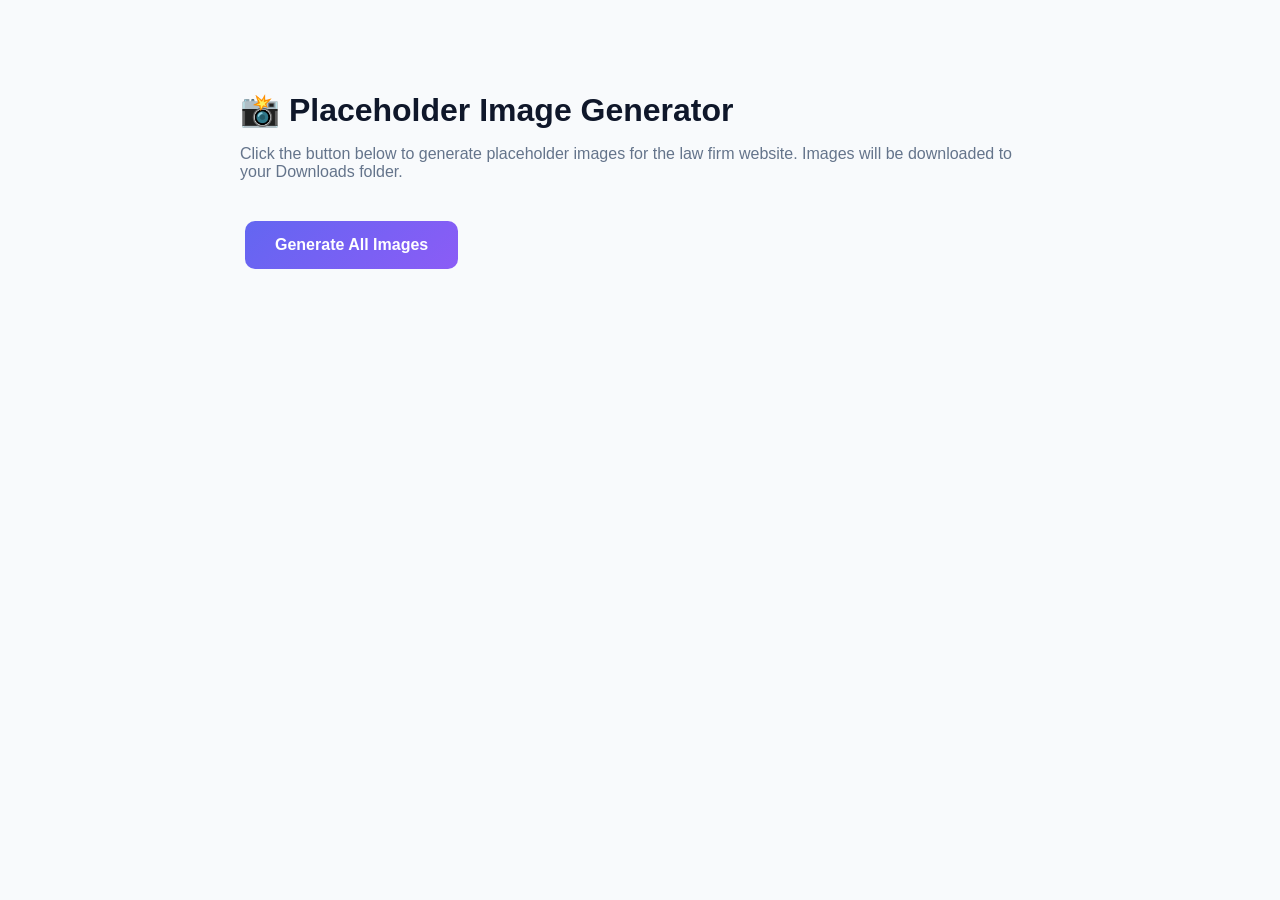
<file: generate-images.html>
<!DOCTYPE html>
<html lang="en">

<head>
    <meta charset="UTF-8">
    <meta name="viewport" content="width=device-width, initial-scale=1.0">
    <title>Generate Placeholder Images</title>
    <style>
        body {
            font-family: 'Inter', sans-serif;
            max-width: 800px;
            margin: 50px auto;
            padding: 20px;
            background: #f8fafc;
        }

        h1 {
            color: #0f172a;
            margin-bottom: 10px;
        }

        p {
            color: #64748b;
            margin-bottom: 30px;
        }

        .btn {
            background: linear-gradient(135deg, #6366f1, #8b5cf6);
            color: white;
            border: none;
            padding: 15px 30px;
            border-radius: 10px;
            font-size: 16px;
            font-weight: 600;
            cursor: pointer;
            margin: 10px 5px;
        }

        .btn:hover {
            transform: translateY(-2px);
            box-shadow: 0 10px 30px rgba(99, 102, 241, 0.3);
        }

        .status {
            margin-top: 20px;
            padding: 15px;
            background: white;
            border-radius: 10px;
            border-left: 4px solid #10b981;
        }

        canvas {
            display: none;
        }
    </style>
</head>

<body>
    <h1>📸 Placeholder Image Generator</h1>
    <p>Click the button below to generate placeholder images for the law firm website. Images will be downloaded to your
        Downloads folder.</p>

    <button class="btn" onclick="generateAllImages()">Generate All Images</button>

    <div id="status"></div>
    <canvas id="canvas"></canvas>

    <script>
        const canvas = document.getElementById('canvas');
        const ctx = canvas.getContext('2d');

        const images = [
            { name: 'hero-justice', width: 1200, height: 800, text: 'Legal Excellence', gradient: ['#6366f1', '#8b5cf6'] },
            { name: 'hero-court', width: 1200, height: 800, text: 'Justice & Law', gradient: ['#f97316', '#ec4899'] },
            { name: 'about-office', width: 1000, height: 667, text: 'Our Office', gradient: ['#06b6d4', '#6366f1'] },
            { name: 'client-1', width: 400, height: 400, text: 'Client 1', gradient: ['#8b5cf6', '#a78bfa'] },
            { name: 'client-2', width: 400, height: 400, text: 'Client 2', gradient: ['#ec4899', '#f472b6'] },
            { name: 'client-3', width: 400, height: 400, text: 'Client 3', gradient: ['#14b8a6', '#06b6d4'] },
            { name: 'attorney-1', width: 600, height: 600, text: 'Attorney 1', gradient: ['#6366f1', '#818cf8'] },
            { name: 'attorney-2', width: 600, height: 600, text: 'Attorney 2', gradient: ['#f97316', '#fb923c'] },
            { name: 'attorney-3', width: 600, height: 600, text: 'Attorney 3', gradient: ['#8b5cf6', '#a78bfa'] },
            { name: 'attorney-4', width: 600, height: 600, text: 'Attorney 4', gradient: ['#14b8a6', '#06b6d4'] }
        ];

        function generateImage(config) {
            canvas.width = config.width;
            canvas.height = config.height;

            // Create gradient background
            const gradient = ctx.createLinearGradient(0, 0, config.width, config.height);
            gradient.addColorStop(0, config.gradient[0]);
            gradient.addColorStop(1, config.gradient[1]);

            ctx.fillStyle = gradient;
            ctx.fillRect(0, 0, config.width, config.height);

            // Add pattern overlay
            ctx.fillStyle = 'rgba(255, 255, 255, 0.1)';
            for (let i = 0; i < 50; i++) {
                const x = Math.random() * config.width;
                const y = Math.random() * config.height;
                const size = Math.random() * 100 + 50;
                ctx.beginPath();
                ctx.arc(x, y, size, 0, Math.PI * 2);
                ctx.fill();
            }

            // Add text
            ctx.fillStyle = 'rgba(255, 255, 255, 0.9)';
            ctx.font = `bold ${config.width / 15}px Inter, sans-serif`;
            ctx.textAlign = 'center';
            ctx.textBaseline = 'middle';
            ctx.fillText(config.text, config.width / 2, config.height / 2);

            // Add dimensions text
            ctx.font = `${config.width / 30}px Inter, sans-serif`;
            ctx.fillStyle = 'rgba(255, 255, 255, 0.6)';
            ctx.fillText(`${config.width} × ${config.height}`, config.width / 2, config.height / 2 + config.width / 15);

            // Download image
            canvas.toBlob((blob) => {
                const url = URL.createObjectURL(blob);
                const a = document.createElement('a');
                a.href = url;
                a.download = `${config.name}.jpg`;
                a.click();
                URL.revokeObjectURL(url);
            }, 'image/jpeg', 0.9);
        }

        function generateAllImages() {
            const status = document.getElementById('status');
            status.innerHTML = '<strong>Generating images...</strong><br>';

            images.forEach((img, index) => {
                setTimeout(() => {
                    generateImage(img);
                    status.innerHTML += `✓ Generated ${img.name}.jpg<br>`;

                    if (index === images.length - 1) {
                        status.innerHTML += '<br><strong style="color: #10b981;">✓ All images generated successfully!</strong><br>';
                        status.innerHTML += '<small>Move the downloaded images to the assets/ folder.</small>';
                    }
                }, index * 500); // Delay to prevent browser blocking
            });
        }
    </script>
</body>

</html>
</file>
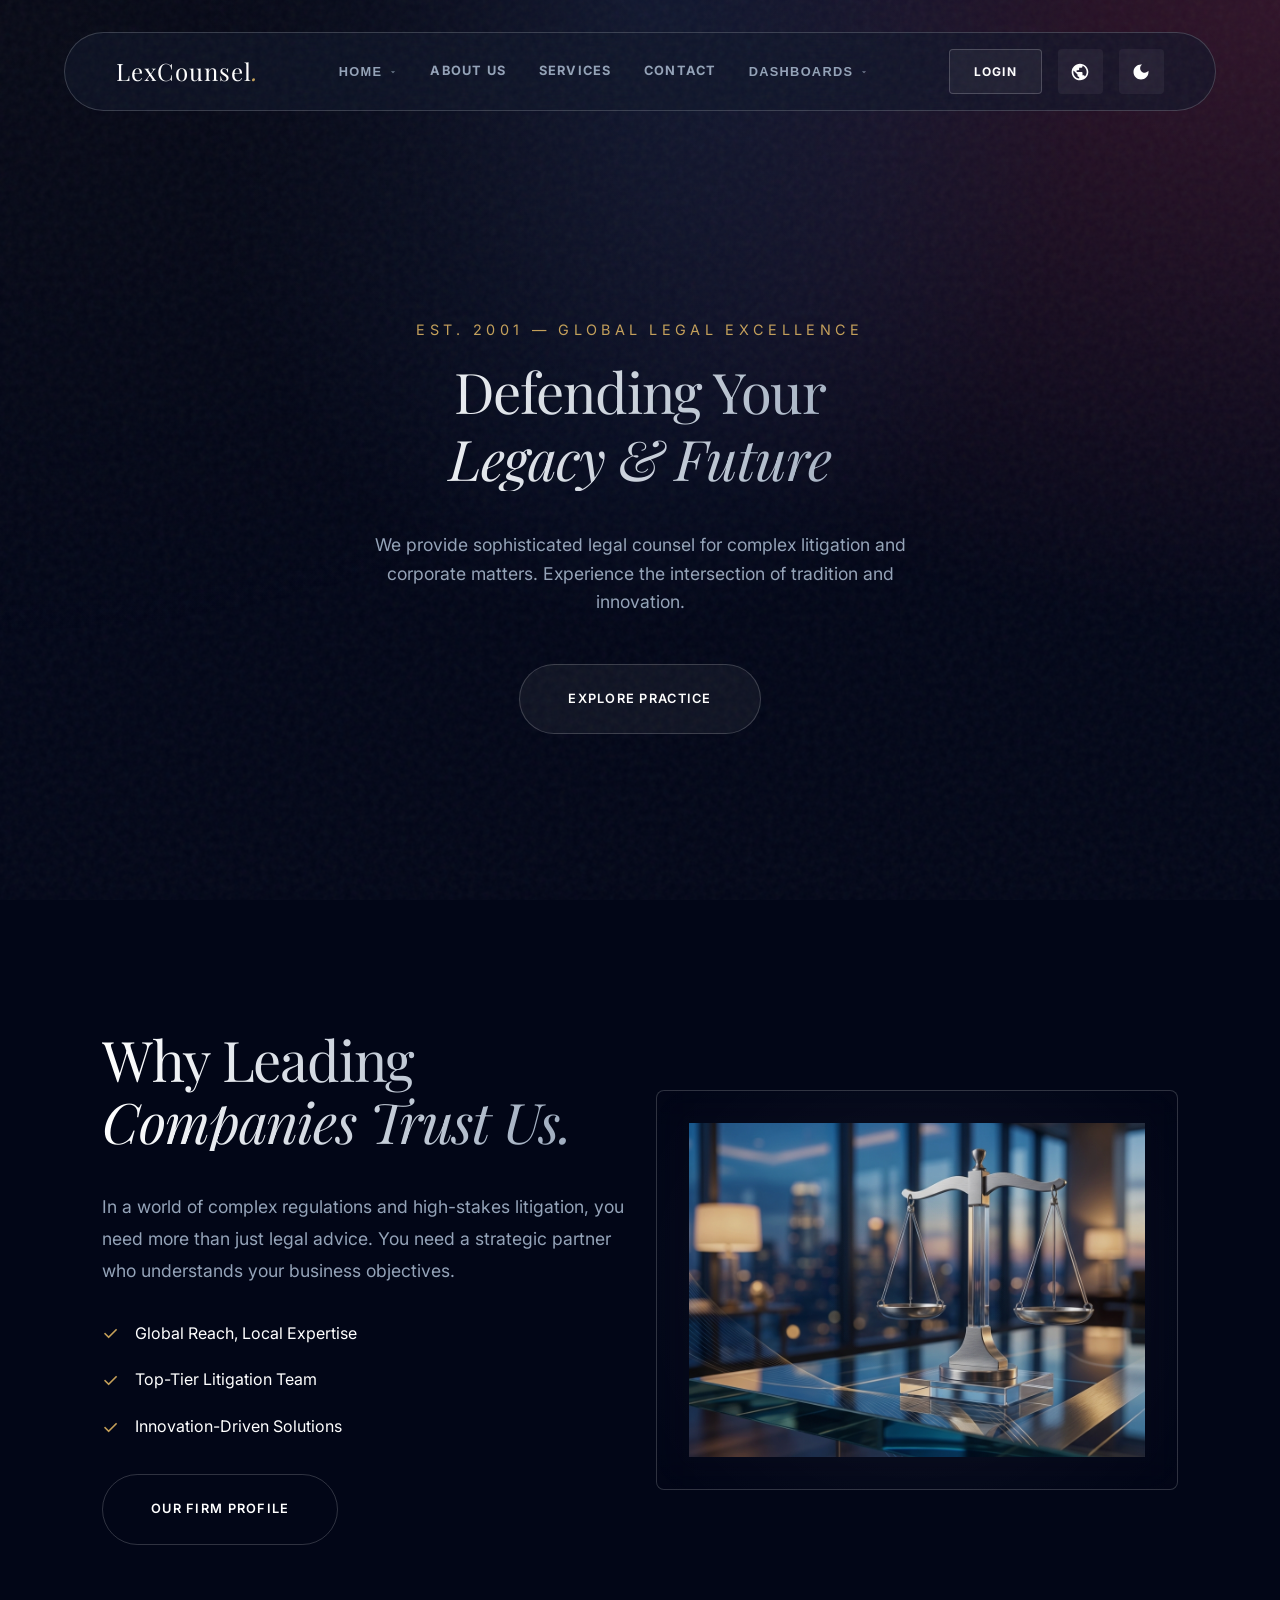
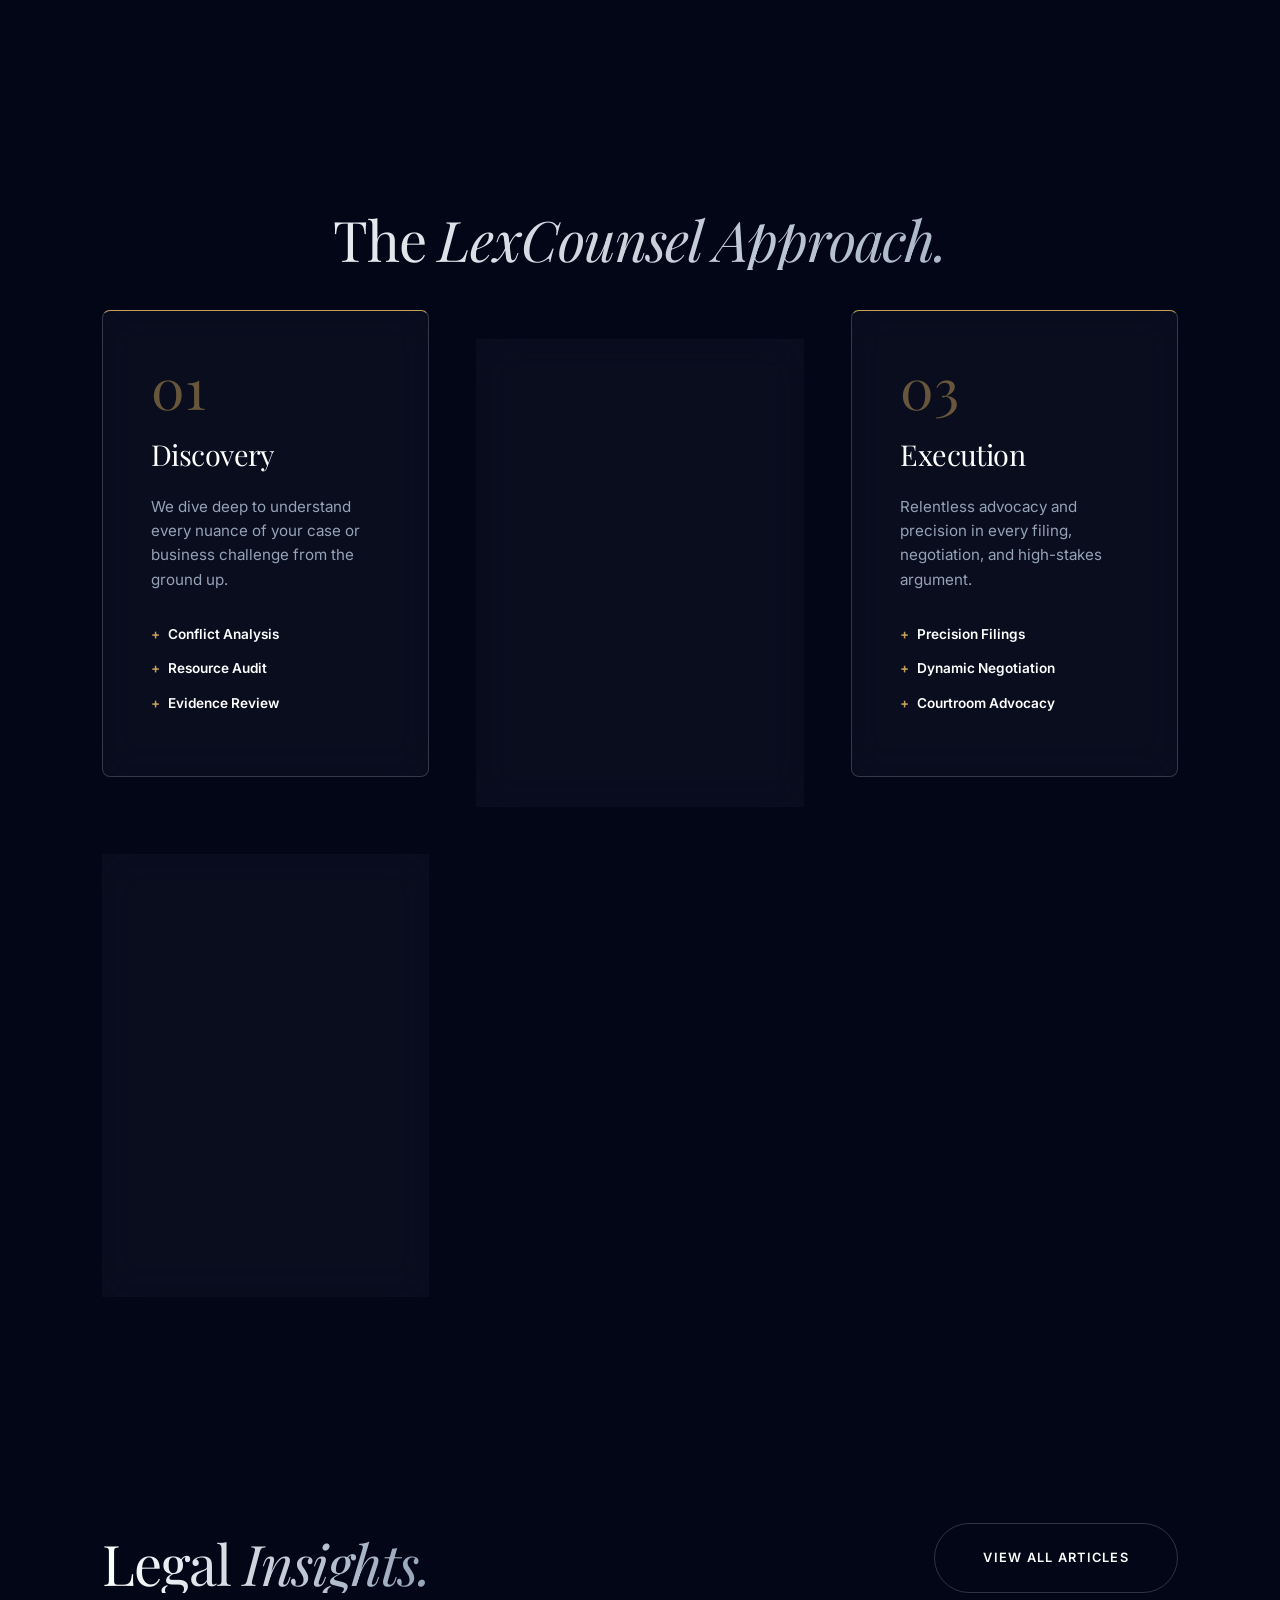
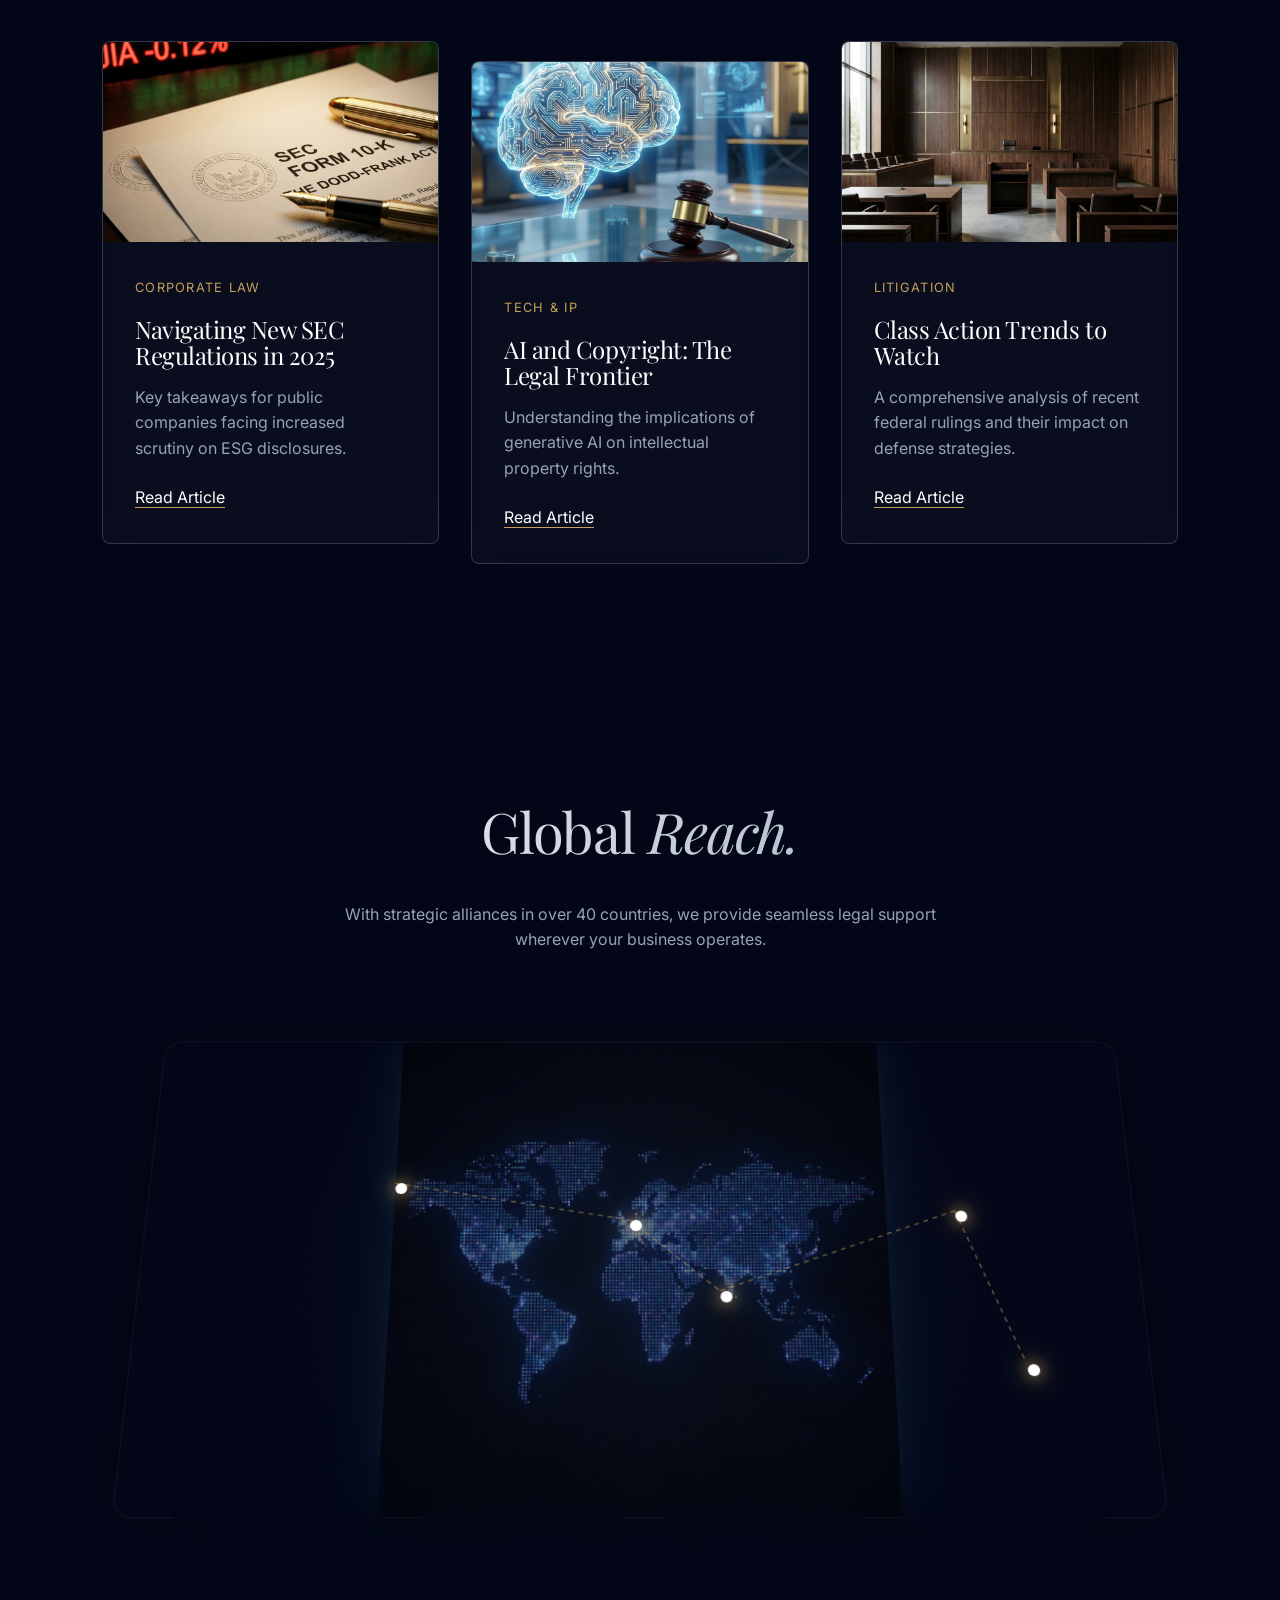
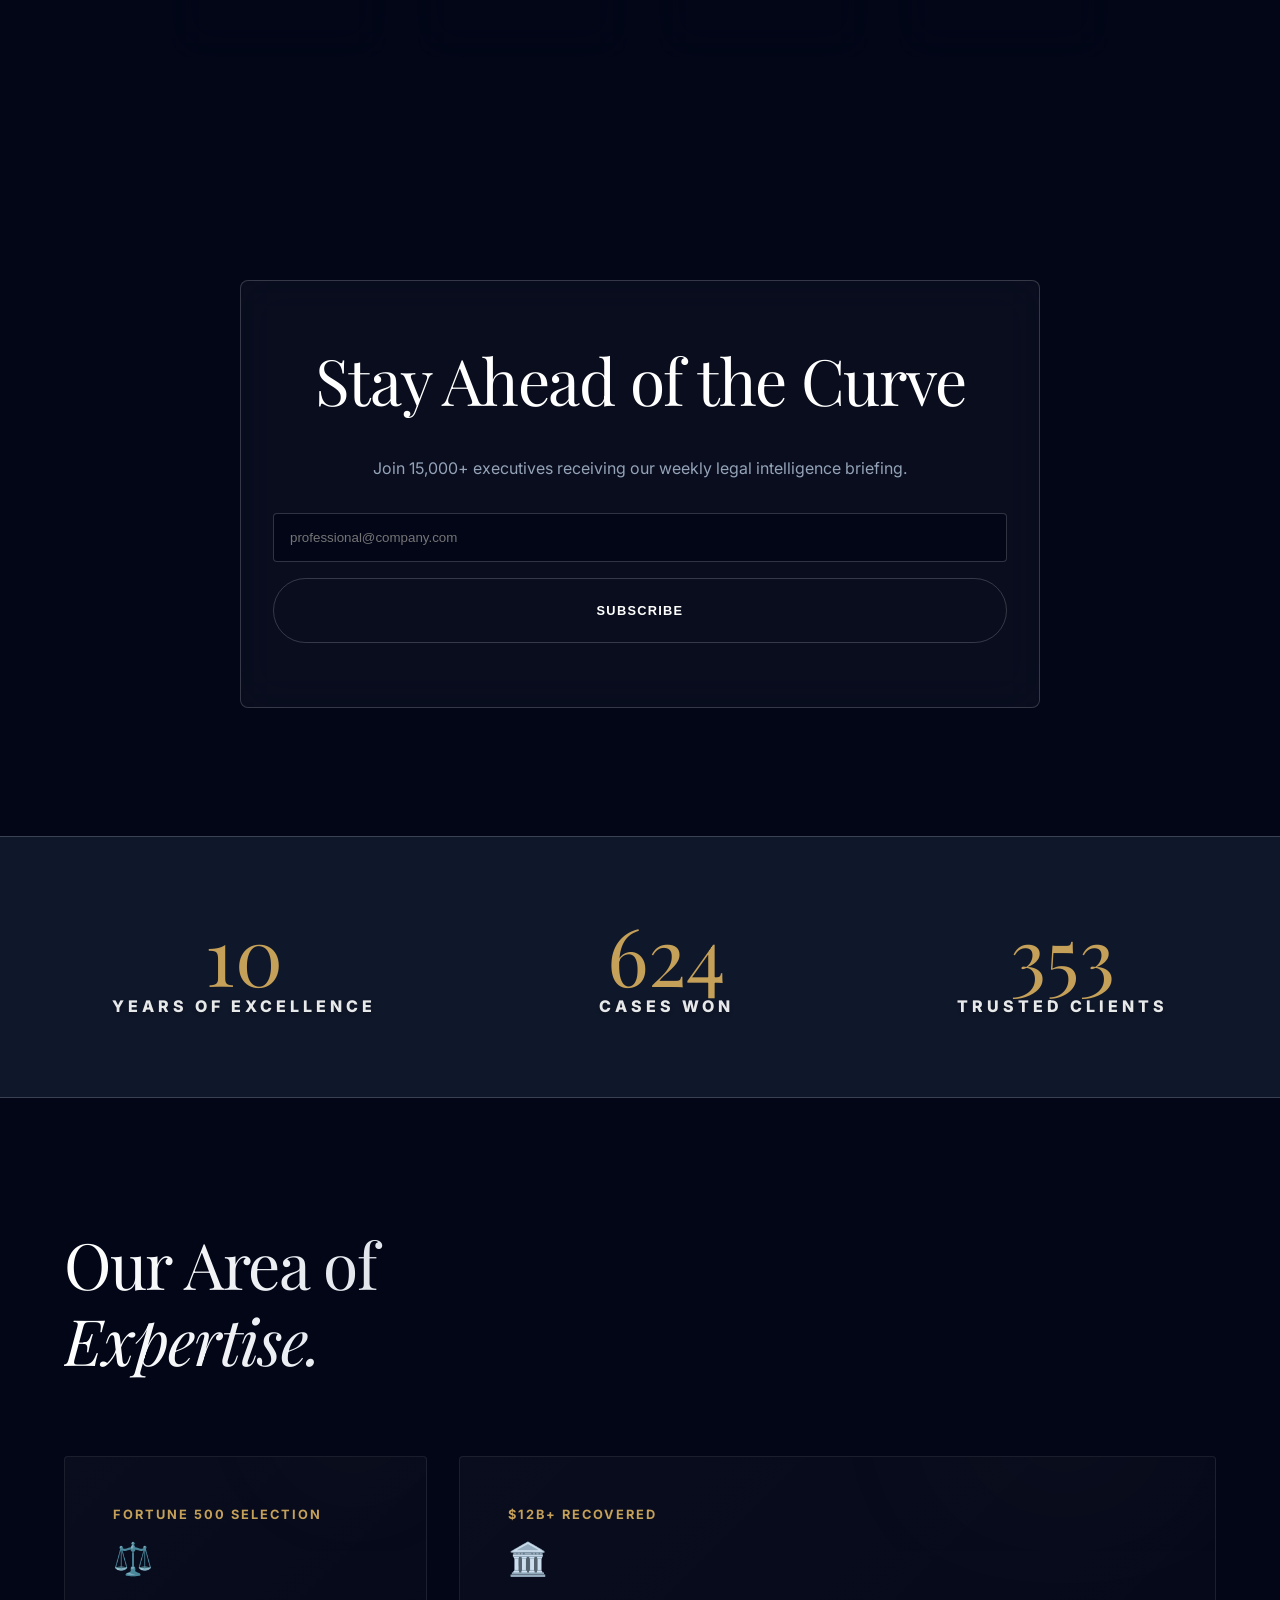
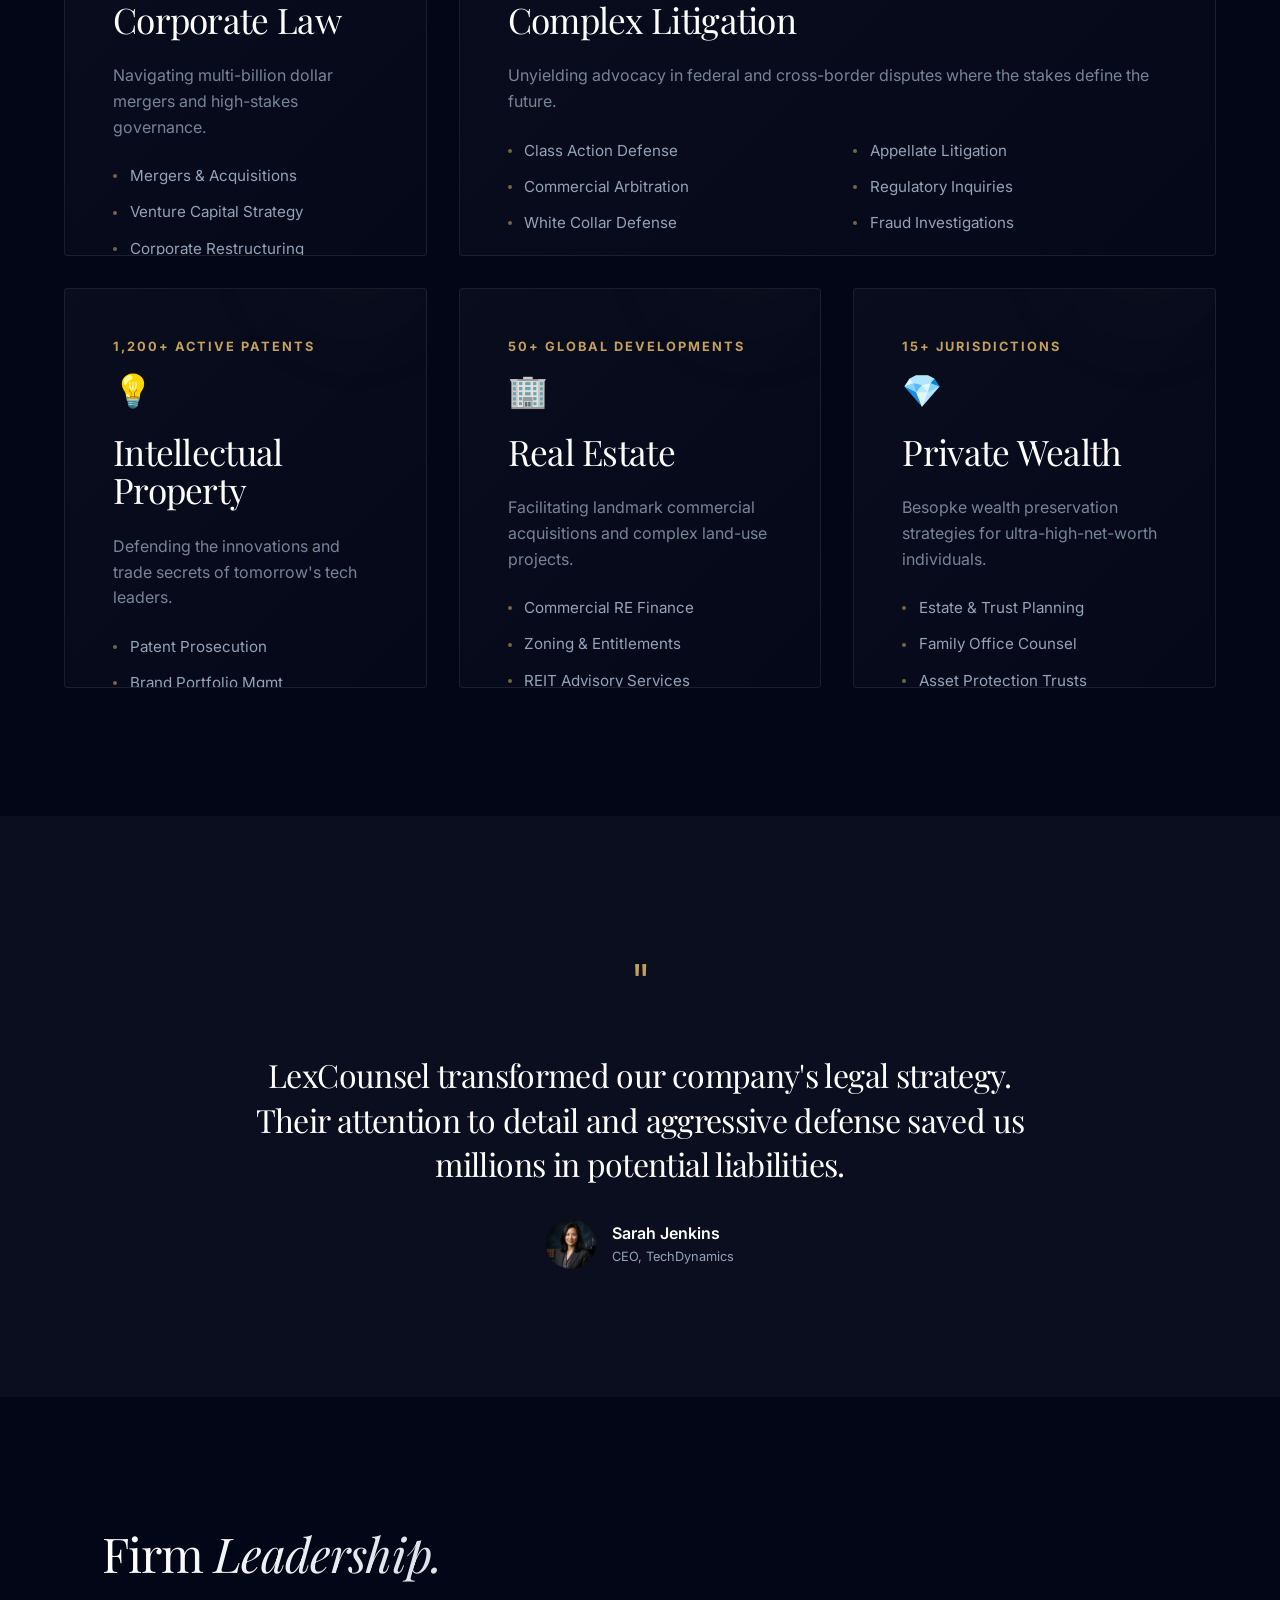
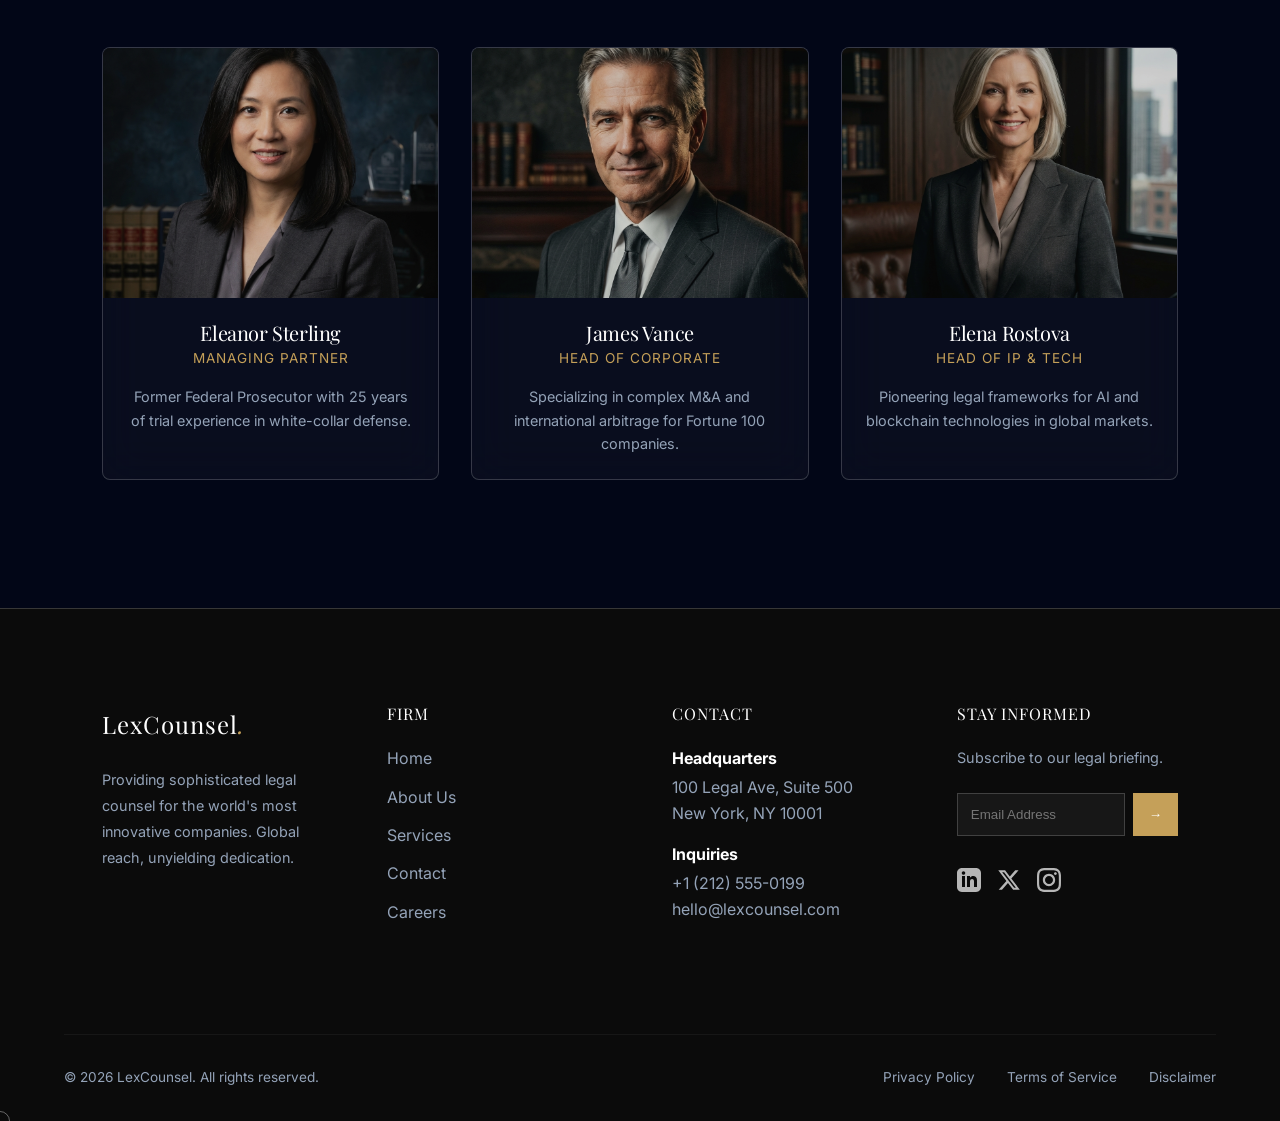
<file: home-2.html>
<!DOCTYPE html>
<html lang="en">

<head>
    <meta charset="UTF-8">
    <meta name="viewport" content="width=device-width, initial-scale=1.0">
    <title>LexCounsel - Premium Legal Services</title>
    <link rel="stylesheet" href="style.css">
    <link
        href="https://fonts.googleapis.com/css2?family=Inter:wght@300;400;500;600&family=Playfair+Display:ital,wght@0,400;0,600;1,400&display=swap"
        rel="stylesheet">
    <link rel="stylesheet" href="nav-component.css">
    <link rel="stylesheet" href="rtl.css">
    <style>
        /* Specific Styles for Home 2 Creative Elements */
        .globe-container {
            position: relative;
            width: 100%;
            max-width: 1000px;
            margin: 0 auto;
            perspective: 1200px;
        }

        .earth-grid {
            position: relative;
            width: 100%;
            height: 500px;
            transform: rotateX(15deg);
            transform-style: preserve-3d;
            transition: transform 0.5s ease;
            background: radial-gradient(circle at center, rgba(30, 41, 59, 0.3), transparent 70%);
            border-radius: 20px;
            overflow: hidden;
            border: 1px solid rgba(255, 255, 255, 0.05);
            box-shadow: 0 0 50px rgba(0, 0, 0, 0.3);
        }

        .earth-grid:hover {
            transform: rotateX(5deg) scale(1.02);
        }

        .world-map-texture {
            width: 100%;
            height: 100%;
            object-fit: cover;
            opacity: 0.9;
            filter: drop-shadow(0 0 20px rgba(58, 190, 255, 0.2));
            mix-blend-mode: screen;
        }

        .city-marker {
            position: absolute;
            width: 12px;
            height: 12px;
            background: #fff;
            border-radius: 50%;
            box-shadow: 0 0 15px var(--primary-1), 0 0 30px var(--primary-1);
            z-index: 10;
            animation: pulse-glow 3s infinite;
        }

        .city-marker::after {
            content: attr(data-label);
            position: absolute;
            top: -35px;
            left: 50%;
            transform: translateX(-50%) translateY(10px);
            background: rgba(0, 0, 0, 0.8);
            backdrop-filter: blur(10px);
            padding: 5px 12px;
            border-radius: 4px;
            font-size: 11px;
            color: var(--primary-1);
            white-space: nowrap;
            letter-spacing: 2px;
            text-transform: uppercase;
            font-weight: 700;
            border: 1px solid var(--primary-1);
            pointer-events: none;
            opacity: 0;
            visibility: hidden;
            transition: all 0.4s cubic-bezier(0.23, 1, 0.32, 1);
            box-shadow: 0 10px 30px rgba(0, 0, 0, 0.5);
        }

        .city-marker:hover::after {
            opacity: 1;
            visibility: visible;
            transform: translateX(-50%) translateY(0);
        }

        .city-marker:hover {
            background: #fff;
            transform: scale(1.6);
            box-shadow: 0 0 30px var(--primary-1), 0 0 60px var(--primary-1);
        }

        .connections-svg {
            position: absolute;
            top: 0;
            left: 0;
            width: 100%;
            height: 100%;
            pointer-events: none;
            z-index: 5;
        }

        .connection-path {
            fill: none;
            stroke: var(--primary-1);
            stroke-width: 1.5;
            stroke-dasharray: 5, 5;
            animation: dash 60s linear infinite;
            opacity: 0.5;
        }

        @keyframes dash {
            to {
                stroke-dashoffset: -1000;
            }
        }

        @keyframes pulse-glow {

            0%,
            100% {
                transform: scale(1);
                opacity: 1;
                box-shadow: 0 0 15px var(--primary-1);
            }

            50% {
                transform: scale(1.3);
                opacity: 0.8;
                box-shadow: 0 0 25px var(--primary-1);
            }
        }

        .stats-overlay {
            display: grid;
            grid-template-columns: repeat(4, 1fr);
            gap: 2rem;
            margin-top: -4rem;
            /* Overlap */
            position: relative;
            z-index: 20;
            padding: 0 2rem;
        }

        .stat-card {
            background: rgba(255, 255, 255, 0.05);
            backdrop-filter: blur(20px);
            -webkit-backdrop-filter: blur(20px);
            padding: 3rem 2rem;
            border-radius: 20px;
            border: 1px solid rgba(255, 255, 255, 0.15);
            transform: translateY(0);
            transition: all 0.5s cubic-bezier(0.23, 1, 0.32, 1);
            box-shadow: 0 20px 50px rgba(0, 0, 0, 0.4);
            text-align: center;
        }

        .stat-card:hover {
            transform: translateY(-20px);
            background: rgba(255, 255, 255, 0.1);
            border-color: var(--primary-1);
            box-shadow: 0 30px 60px rgba(0, 0, 0, 0.5);
        }

        .stat-value {
            font-size: 4.5rem;
            font-weight: 900;
            background: linear-gradient(135deg, var(--primary-1) 0%, #fff 100%);
            background-clip: text;
            -webkit-background-clip: text;
            -webkit-text-fill-color: transparent;
            margin-bottom: 0.5rem;
            font-family: 'Playfair Display', serif;
            letter-spacing: -2px;
            line-height: 1;
            filter: drop-shadow(0 5px 15px rgba(0, 0, 0, 0.2));
        }

        .stat-label {
            color: #fff;
            text-transform: uppercase;
            font-size: 1rem;
            letter-spacing: 4px;
            font-weight: 800;
            opacity: 0.9;
            text-shadow: 0 2px 4px rgba(0, 0, 0, 0.3);
        }

        /* Light Theme Overrides for Stats */
        .light-theme .stat-card {
            background: #ffffff;
            border: 1px solid rgba(15, 23, 42, 0.15);
            box-shadow: 0 20px 40px rgba(15, 23, 42, 0.1);
        }

        .light-theme .stat-card:hover {
            border-color: var(--primary-1);
            box-shadow: 0 30px 60px rgba(15, 23, 42, 0.15);
        }

        .light-theme .stat-value {
            background: linear-gradient(135deg, var(--primary-1) 0%, #0f172a 100%);
            background-clip: text;
            -webkit-background-clip: text;
            -webkit-text-fill-color: transparent;
            filter: none;
        }

        .light-theme .stat-label {
            color: #0f172a;
            opacity: 0.8;
            text-shadow: none;
        }

        /* Stats Ribbon Light Mode */
        .light-theme .stats-ribbon {
            background: #ffffff;
            border-top: 1px solid rgba(15, 23, 42, 0.1);
            border-bottom: 1px solid rgba(15, 23, 42, 0.1);
        }

        .light-theme .stat-num {
            color: #0f172a;
        }

        @media (max-width: 768px) {
            .stats-overlay {
                grid-template-columns: 1fr 1fr;
                /* Keep 2x2 but fix squashing */
                gap: 1rem;
                margin-top: 2rem;
                position: relative;
                top: 0;
                transform: none;
                padding: 0 1rem;
            }

            .stat-card {
                padding: 1.5rem 1rem;
            }

            .stat-value {
                font-size: 2.5rem;
            }

            .stat-label {
                font-size: 0.7rem;
                letter-spacing: 2px;
            }

            .earth-grid {
                height: 350px;
            }
        }

        /* Enhanced Practice Grid Styles */
        .grid-item {
            padding: 3rem;
            background: linear-gradient(135deg, rgba(255, 255, 255, 0.03) 0%, rgba(255, 255, 255, 0.01) 100%);
            border: 1px solid rgba(255, 255, 255, 0.08);
            display: flex;
            flex-direction: column;
            justify-content: flex-start;
            /* Align to top */
            position: relative;
        }

        .grid-item::before {
            content: '';
            position: absolute;
            top: -50%;
            right: -20%;
            width: 80%;
            height: 80%;
            background: radial-gradient(circle, var(--primary-1) 0%, transparent 70%);
            opacity: 0.03;
            filter: blur(40px);
            z-index: 0;
            pointer-events: none;
        }

        .grid-metric {
            font-size: 0.8rem;
            color: var(--primary-1);
            font-weight: 700;
            letter-spacing: 2px;
            text-transform: uppercase;
            margin-bottom: 0.5rem;
            display: block;
            z-index: 1;
        }

        .grid-title {
            font-size: 2.2rem;
            margin-bottom: 1.5rem;
            font-family: 'Playfair Display', serif;
            z-index: 1;
        }

        .grid-sub-list {
            list-style: none;
            padding: 0;
            margin: 0 0 2rem 0;
            z-index: 1;
        }

        .grid-sub-list li {
            color: var(--text-muted);
            font-size: 0.95rem;
            margin-bottom: 0.75rem;
            display: flex;
            align-items: center;
            gap: 0.8rem;
        }

        .grid-sub-list li::before {
            content: '';
            width: 4px;
            height: 4px;
            background: var(--primary-1);
            border-radius: 50%;
            opacity: 0.6;
        }

        .grid-action-link {
            margin-top: auto;
            color: #fff;
            text-decoration: none;
            font-size: 0.85rem;
            font-weight: 600;
            letter-spacing: 1px;
            text-transform: uppercase;
            display: flex;
            align-items: center;
            gap: 0.5rem;
            transition: gap 0.3s;
            z-index: 1;
        }

        .grid-item:hover .grid-action-link {
            gap: 1rem;
            color: var(--primary-1);
        }

        .grid-desc {
            opacity: 0.8;
            transform: none;
            margin-bottom: 1.5rem;
            font-size: 1rem;
            line-height: 1.6;
            color: var(--text-muted);
        }

        /* Light Theme Overrides for Grid Items */
        .light-theme .grid-item {
            background: #ffffff;
            border: 1px solid rgba(15, 23, 42, 0.1);
            box-shadow: 0 4px 20px rgba(0, 0, 0, 0.05);
        }

        .light-theme .grid-item:hover {
            border-color: var(--primary-1);
            background: #ffffff;
            box-shadow: 0 10px 30px rgba(0, 0, 0, 0.08);
        }
    </style>
</head>

<body>

    <!-- Floating Navigation -->
    <nav class="navbar">
        <!-- Logo -->
        <a href="index.html" class="nav-logo">LexCounsel<span class="gold-text">.</span></a>

        <!-- Mobile Toggle -->
        <button class="mobile-toggle" aria-label="Menu">☰</button>

        <!-- Mobile Menu -->
        <div class="mobile-menu">
            <div class="mobile-dropdown">
                <a href="#" class="mobile-nav-link mobile-dropdown-header">Home <svg viewBox="0 0 24 24">
                        <path d="M7 10l5 5 5-5z" />
                    </svg></a>
                <div class="mobile-dropdown-content">
                    <a href="index.html" class="mobile-sub-link">Home 1</a>
                    <a href="home-2.html" class="mobile-sub-link">Home 2</a>
                </div>
            </div>
            <a href="about.html" class="mobile-nav-link">About Us</a>
            <a href="services.html" class="mobile-nav-link">Services</a>
            <a href="contact.html" class="mobile-nav-link">Contact</a>
            <div class="mobile-dropdown">
                <a href="#" class="mobile-nav-link mobile-dropdown-header">Dashboards <svg viewBox="0 0 24 24">
                        <path d="M7 10l5 5 5-5z" />
                    </svg></a>
                <div class="mobile-dropdown-content">
                    <a href="dashboard-user.html" class="mobile-sub-link">User Dashboard</a>
                    <a href="dashboard-admin.html" class="mobile-sub-link">Admin Dashboard</a>
                </div>
            </div>
            <a href="login.html" class="mobile-nav-link">Sign In</a>
            <!-- Mobile Actions -->
            <div class="mobile-actions">
                <button class="nav-icon-btn" id="rtlToggleMobile" aria-label="Language">
                    <svg viewBox="0 0 24 24">
                        <path
                            d="M12 2C6.48 2 2 6.48 2 12s4.48 10 10 10 10-4.48 10-10S17.52 2 12 2zm-1 17.93c-3.95-.49-7-3.85-7-7.93 0-.62.08-1.21.21-1.79L9 15v1c0 1.1.9 2 2 2v1.93zm6.9-2.54c-.26-.81-1-1.39-1.9-1.39h-1v-3c0-.55-.45-1-1-1H8v-2h2c.55 0 1-.45 1-1V7h2c1.1 0 2-.9 2-2v-.41c2.93 1.19 5 4.06 5 7.41 0 2.08-.8 3.97-2.1 5.39z" />
                    </svg>
                </button>
                <button class="nav-icon-btn" id="themeToggleMobile" aria-label="Toggle Theme">
                    <svg viewBox="0 0 24 24">
                        <path
                            d="M12 3c-4.97 0-9 4.03-9 9s4.03 9 9 9 9-4.03 9-9c0-.46-.04-.92-.1-1.36-.98 1.37-2.58 2.26-4.4 2.26-3.03 0-5.5-2.47-5.5-5.5 0-1.82.89-3.42 2.26-4.4-.44-.06-.9-.1-1.36-.1z" />
                    </svg>
                </button>
            </div>
        </div>

        <!-- Center Links -->
        <div class="nav-center">
            <div class="nav-item">
                <button class="nav-link">
                    HOME
                    <svg viewBox="0 0 24 24">
                        <path d="M7 10l5 5 5-5z" />
                    </svg>
                </button>
                <div class="dropdown-menu">
                    <a href="index.html" class="dropdown-item">Home 1</a>
                    <a href="home-2.html" class="dropdown-item">Home 2</a>
                </div>
            </div>

            <div class="nav-item">
                <a href="about.html" class="nav-link">ABOUT US</a>
            </div>

            <div class="nav-item">
                <a href="services.html" class="nav-link">SERVICES</a>
            </div>

            <div class="nav-item">
                <a href="contact.html" class="nav-link">CONTACT</a>
            </div>

            <div class="nav-item">
                <button class="nav-link">
                    DASHBOARDS
                    <svg viewBox="0 0 24 24">
                        <path d="M7 10l5 5 5-5z" />
                    </svg>
                </button>
                <div class="dropdown-menu">
                    <a href="dashboard-user.html" class="dropdown-item">User Dashboard</a>
                    <a href="dashboard-admin.html" class="dropdown-item">Admin Dashboard</a>
                </div>
            </div>


        </div>

        <!-- Right Icons -->
        <div class="nav-actions">
            <a href="login.html" class="btn-login">LOGIN</a>
            <button class="nav-icon-btn" id="rtlToggle" aria-label="Language">
                <svg viewBox="0 0 24 24">
                    <path
                        d="M12 2C6.48 2 2 6.48 2 12s4.48 10 10 10 10-4.48 10-10S17.52 2 12 2zm-1 17.93c-3.95-.49-7-3.85-7-7.93 0-.62.08-1.21.21-1.79L9 15v1c0 1.1.9 2 2 2v1.93zm6.9-2.54c-.26-.81-1-1.39-1.9-1.39h-1v-3c0-.55-.45-1-1-1H8v-2h2c.55 0 1-.45 1-1V7h2c1.1 0 2-.9 2-2v-.41c2.93 1.19 5 4.06 5 7.41 0 2.08-.8 3.97-2.1 5.39z" />
                </svg>
            </button>
            <button class="nav-icon-btn" id="themeToggle" aria-label="Toggle Theme">
                <svg viewBox="0 0 24 24">
                    <path
                        d="M12 3c-4.97 0-9 4.03-9 9s4.03 9 9 9 9-4.03 9-9c0-.46-.04-.92-.1-1.36-.98 1.37-2.58 2.26-4.4 2.26-3.03 0-5.5-2.47-5.5-5.5 0-1.82.89-3.42 2.26-4.4-.44-.06-.9-.1-1.36-.1z" />
                </svg>
            </button>
        </div>
    </nav>

    <!-- Cinematic Hero -->
    <section class="hero-cinematic" style="padding-top: 10rem;">
        <!-- Animated Mesh Background -->
        <div class="mesh-bg"></div>

        <div class="hero-content">
            <p class="hero-subtitle">Est. 2001 &mdash; Global Legal Excellence</p>
            <h1 class="display-text">
                Defending Your <br>
                <span class="gold-text">Legacy & Future</span>
            </h1>
            <p style="color: var(--text-muted); max-width: 600px; margin: 2rem auto; font-size: 1.1rem;">
                We provide sophisticated legal counsel for complex litigation and corporate matters.
                Experience the intersection of tradition and innovation.
            </p>

            <div style="margin-top: 3rem;">
                <a href="#expertise" class="btn-magnetic" style="background: var(--surface-glass);">Explore Practice</a>
            </div>
        </div>
    </section>

    <!-- Why Choose Us (New Section) -->
    <section class="section-premium">
        <div class="container">
            <div class="res-grid-2" style="align-items: center;">
                <div>
                    <h2 class="display-text res-title">Why Leading <br><span class="gold-text">Companies Trust
                            Us.</span></h2>
                    <p style="color: var(--text-muted); font-size: 1.1rem; line-height: 1.8; margin-bottom: 2rem;">
                        In a world of complex regulations and high-stakes litigation, you need more than just legal
                        advice. You need a strategic partner who understands your business objectives.
                    </p>
                    <ul style="list-style: none; margin-bottom: 2rem;">
                        <li style="margin-bottom: 1rem; display: flex; align-items: center; gap: 1rem;">
                            <span style="color: var(--primary-1); font-size: 1.2rem;">✓</span>
                            <span style="color: var(--text-main);">Global Reach, Local Expertise</span>
                        </li>
                        <li style="margin-bottom: 1rem; display: flex; align-items: center; gap: 1rem;">
                            <span style="color: var(--primary-1); font-size: 1.2rem;">✓</span>
                            <span style="color: var(--text-main);">Top-Tier Litigation Team</span>
                        </li>
                        <li style="margin-bottom: 1rem; display: flex; align-items: center; gap: 1rem;">
                            <span style="color: var(--primary-1); font-size: 1.2rem;">✓</span>
                            <span style="color: var(--text-main);">Innovation-Driven Solutions</span>
                        </li>
                    </ul>
                    <a href="about.html" class="btn-magnetic">Our Firm Profile</a>
                </div>
                <div class="glass-card mobile-hide-visual"
                    style="height: 400px; display: flex; align-items: center; justify-content: center; background: radial-gradient(circle at center, var(--surface-glass), transparent); overflow: hidden;">
                    <!-- Abstract Trust Visual -->
                    <img src="assets/trust-visual.png" alt="Legal Excellence"
                        style="width: 100%; height: 100%; object-fit: cover; opacity: 0.9;">
                </div>
            </div>
        </div>
    </section>

    <!-- Our Process (New Section) -->
    <section class="section-premium" style="background: var(--bg-1);">
        <div class="container" style="text-align: center;">
            <h2 class="display-text res-title">The <span class="gold-text">LexCounsel Approach.</span></h2>

            <div style="display: grid; grid-template-columns: repeat(auto-fit, minmax(280px, 1fr)); gap: 3rem;">
                <!-- Step 1 -->
                <div class="glass-card"
                    style="text-align: left; padding: 3rem; border-top: 1px solid var(--primary-1);">
                    <div
                        style="font-size: 3.5rem; font-family: 'Playfair Display', serif; color: var(--primary-1); line-height: 1; margin-bottom: 1.5rem; opacity: 0.5;">
                        01</div>
                    <h3 style="margin-bottom: 1.5rem; font-size: 1.8rem;">Discovery</h3>
                    <p style="color: var(--text-muted); margin-bottom: 2rem; font-size: 0.95rem;">We dive deep to
                        understand every nuance of your case or business challenge from the ground up.</p>
                    <ul
                        style="list-style: none; padding: 0; font-size: 0.85rem; color: var(--text-main); font-weight: 600;">
                        <li style="margin-bottom: 0.8rem; display: flex; align-items: center; gap: 0.5rem;"><span
                                style="color: var(--primary-1);">+</span> Conflict Analysis</li>
                        <li style="margin-bottom: 0.8rem; display: flex; align-items: center; gap: 0.5rem;"><span
                                style="color: var(--primary-1);">+</span> Resource Audit</li>
                        <li style="margin-bottom: 0.8rem; display: flex; align-items: center; gap: 0.5rem;"><span
                                style="color: var(--primary-1);">+</span> Evidence Review</li>
                    </ul>
                </div>
                <!-- Step 2 -->
                <div class="glass-card"
                    style="text-align: left; padding: 3rem; transform: translateY(30px); border-top: 1px solid var(--primary-1);">
                    <div
                        style="font-size: 3.5rem; font-family: 'Playfair Display', serif; color: var(--primary-1); line-height: 1; margin-bottom: 1.5rem; opacity: 0.5;">
                        02</div>
                    <h3 style="margin-bottom: 1.5rem; font-size: 1.8rem;">Strategy</h3>
                    <p style="color: var(--text-muted); margin-bottom: 2rem; font-size: 0.95rem;">Developing a bespoke
                        legal roadmap tailored to your specific goals and risk appetite.</p>
                    <ul
                        style="list-style: none; padding: 0; font-size: 0.85rem; color: var(--text-main); font-weight: 600;">
                        <li style="margin-bottom: 0.8rem; display: flex; align-items: center; gap: 0.5rem;"><span
                                style="color: var(--primary-1);">+</span> Tactical Roadmapping</li>
                        <li style="margin-bottom: 0.8rem; display: flex; align-items: center; gap: 0.5rem;"><span
                                style="color: var(--primary-1);">+</span> Risk Assessment</li>
                        <li style="margin-bottom: 0.8rem; display: flex; align-items: center; gap: 0.5rem;"><span
                                style="color: var(--primary-1);">+</span> Benchmark Definition</li>
                    </ul>
                </div>
                <!-- Step 3 -->
                <div class="glass-card"
                    style="text-align: left; padding: 3rem; border-top: 1px solid var(--primary-1);">
                    <div
                        style="font-size: 3.5rem; font-family: 'Playfair Display', serif; color: var(--primary-1); line-height: 1; margin-bottom: 1.5rem; opacity: 0.5;">
                        03</div>
                    <h3 style="margin-bottom: 1.5rem; font-size: 1.8rem;">Execution</h3>
                    <p style="color: var(--text-muted); margin-bottom: 2rem; font-size: 0.95rem;">Relentless advocacy
                        and precision in every filing, negotiation, and high-stakes argument.</p>
                    <ul
                        style="list-style: none; padding: 0; font-size: 0.85rem; color: var(--text-main); font-weight: 600;">
                        <li style="margin-bottom: 0.8rem; display: flex; align-items: center; gap: 0.5rem;"><span
                                style="color: var(--primary-1);">+</span> Precision Filings</li>
                        <li style="margin-bottom: 0.8rem; display: flex; align-items: center; gap: 0.5rem;"><span
                                style="color: var(--primary-1);">+</span> Dynamic Negotiation</li>
                        <li style="margin-bottom: 0.8rem; display: flex; align-items: center; gap: 0.5rem;"><span
                                style="color: var(--primary-1);">+</span> Courtroom Advocacy</li>
                    </ul>
                </div>
                <!-- Step 4 -->
                <div class="glass-card"
                    style="text-align: left; padding: 3rem; transform: translateY(30px); border-top: 1px solid var(--primary-1);">
                    <div
                        style="font-size: 3.5rem; font-family: 'Playfair Display', serif; color: var(--primary-1); line-height: 1; margin-bottom: 1.5rem; opacity: 0.5;">
                        04</div>
                    <h3 style="margin-bottom: 1.5rem; font-size: 1.8rem;">Resolution</h3>
                    <p style="color: var(--text-muted); margin-bottom: 2rem; font-size: 0.95rem;">Delivering results
                        that protect your long-term interests and secure your corporate future.</p>
                    <ul
                        style="list-style: none; padding: 0; font-size: 0.85rem; color: var(--text-main); font-weight: 600;">
                        <li style="margin-bottom: 0.8rem; display: flex; align-items: center; gap: 0.5rem;"><span
                                style="color: var(--primary-1);">+</span> Finality Assurance</li>
                        <li style="margin-bottom: 0.8rem; display: flex; align-items: center; gap: 0.5rem;"><span
                                style="color: var(--primary-1);">+</span> Outcome Optimization</li>
                        <li style="margin-bottom: 0.8rem; display: flex; align-items: center; gap: 0.5rem;"><span
                                style="color: var(--primary-1);">+</span> Post-Case Advisory</li>
                    </ul>
                </div>
            </div>
        </div>
    </section>

    <!-- Latest Insights (New Section) -->
    <section class="section-premium">
        <div class="container">
            <div style="display: flex; justify-content: space-between; align-items: flex-end; margin-bottom: 3rem;">
                <h2 class="display-text res-title" style="margin: 0;">Legal <span class="gold-text">Insights.</span>
                </h2>
                <a href="#" class="btn-magnetic">View All Articles</a>
            </div>

            <div style="display: grid; grid-template-columns: repeat(auto-fit, minmax(300px, 1fr)); gap: 2rem;">
                <!-- Article 1 -->
                <article class="glass-card" style="padding: 0; overflow: hidden; transition: transform 0.3s;">
                    <div
                        style="height: 200px; background: url('assets/insight-sec.png'); background-size: cover; background-position: center;">
                    </div>
                    <div style="padding: 2rem;">
                        <span
                            style="font-size: 0.8rem; color: var(--primary-1); text-transform: uppercase; letter-spacing: 0.1em;">Corporate
                            Law</span>
                        <h3 style="margin: 1rem 0; font-size: 1.5rem;">Navigating New SEC Regulations in 2025</h3>
                        <p style="color: var(--text-muted); margin-bottom: 1.5rem;">Key takeaways for public companies
                            facing increased scrutiny on ESG disclosures.</p>
                        <a href="#"
                            style="color: #fff; text-decoration: none; border-bottom: 1px solid var(--primary-1);">Read
                            Article</a>
                    </div>
                </article>

                <!-- Article 2 -->
                <article class="glass-card"
                    style="padding: 0; overflow: hidden; transition: transform 0.3s; transform: translateY(20px);">
                    <div
                        style="height: 200px; background: url('assets/insight-ai.png'); background-size: cover; background-position: center;">
                    </div>
                    <div style="padding: 2rem;">
                        <span
                            style="font-size: 0.8rem; color: var(--primary-1); text-transform: uppercase; letter-spacing: 0.1em;">Tech
                            & IP</span>
                        <h3 style="margin: 1rem 0; font-size: 1.5rem;">AI and Copyright: The Legal Frontier</h3>
                        <p style="color: var(--text-muted); margin-bottom: 1.5rem;">Understanding the implications of
                            generative AI on intellectual property rights.</p>
                        <a href="#"
                            style="color: #fff; text-decoration: none; border-bottom: 1px solid var(--primary-1);">Read
                            Article</a>
                    </div>
                </article>

                <!-- Article 3 -->
                <article class="glass-card" style="padding: 0; overflow: hidden; transition: transform 0.3s;">
                    <div
                        style="height: 200px; background: url('assets/insight-litigation.png'); background-size: cover; background-position: center;">
                    </div>
                    <div style="padding: 2rem;">
                        <span
                            style="font-size: 0.8rem; color: var(--primary-1); text-transform: uppercase; letter-spacing: 0.1em;">Litigation</span>
                        <h3 style="margin: 1rem 0; font-size: 1.5rem;">Class Action Trends to Watch</h3>
                        <p style="color: var(--text-muted); margin-bottom: 1.5rem;">A comprehensive analysis of recent
                            federal rulings and their impact on defense strategies.</p>
                        <a href="#"
                            style="color: #fff; text-decoration: none; border-bottom: 1px solid var(--primary-1);">Read
                            Article</a>
                    </div>
                </article>
            </div>
        </div>
    </section>

    <!-- Global Reach (Creative REDESIGN) -->
    <section class="section-premium" style="background: var(--bg-1); padding-bottom: 6rem; overflow: hidden;">
        <div class="container" style="text-align: center; position: relative; z-index: 10;">
            <h2 class="display-text res-title">Global <span class="gold-text">Reach.</span></h2>
            <p
                style="color: var(--text-muted); margin-bottom: 4rem; max-width: 600px; margin-left: auto; margin-right: auto;">
                With strategic alliances in over 40 countries, we provide seamless legal support wherever your business
                operates.
            </p>

            <!-- Creative 3D Map Container -->
            <div class="globe-container">
                <div class="earth-grid">
                    <img src="assets/world_map_dark.png" alt="Global Network" class="world-map-texture"
                        style="width: 100%; height: 100%; object-fit: contain; opacity: 0.5;">

                    <!-- Pulsing Cities -->
                    <div class="city-marker" style="top: 32%; left: 25%; animation-delay: 0s;" data-label="New York">
                    </div>
                    <div class="city-marker" style="top: 40%; left: 49%; animation-delay: 0.5s;" data-label="London">
                    </div>
                    <div class="city-marker" style="top: 55%; left: 58%; animation-delay: 1s;" data-label="Dubai"></div>
                    <div class="city-marker" style="top: 38%; left: 82%; animation-delay: 1.5s;" data-label="Tokyo">
                    </div>
                    <div class="city-marker" style="top: 70%; left: 88%; animation-delay: 2s;" data-label="Sydney">
                    </div>

                    <!-- Connection Lines (SVG Overlay) -->
                    <svg class="connections-svg" viewBox="0 0 1000 500">
                        <path class="connection-path" d="M250,160 Q490,200 490,200" />
                        <path class="connection-path" d="M490,200 Q580,275 580,275" />
                        <path class="connection-path" d="M580,275 Q820,190 820,190" />
                        <path class="connection-path" d="M820,190 Q880,350 880,350" />
                    </svg>

                </div>

                <!-- Floating Stats Cards -->
                <div class="stats-overlay">
                    <div class="stat-card">
                        <div class="stat-value">4</div>
                        <div class="stat-label">Continents</div>
                    </div>
                    <div class="stat-card">
                        <div class="stat-value">12</div>
                        <div class="stat-label">Offices</div>
                    </div>
                    <div class="stat-card">
                        <div class="stat-value">85+</div>
                        <div class="stat-label">Attorneys</div>
                    </div>
                    <div class="stat-card">
                        <div class="stat-value">24/7</div>
                        <div class="stat-label">Operation</div>
                    </div>
                </div>
            </div>
        </div>
    </section>

    <!-- Newsletter (New Section) -->
    <section class="section-premium">
        <div class="container">
            <div class="glass-card" style="padding: 4rem 2rem; text-align: center; max-width: 800px; margin: 0 auto;">
                <h2 class="res-title">Stay Ahead of the Curve</h2>
                <p style="color: var(--text-muted); margin-bottom: 2rem;">Join 15,000+ executives receiving our weekly
                    legal intelligence briefing.</p>

                <form style="display: flex; gap: 1rem; flex-wrap: wrap;">
                    <input type="email" placeholder="professional@company.com"
                        style="flex: 1; min-width: 250px; padding: 1rem; background: var(--bg-1); border: 1px solid var(--border-glass); color: #fff; border-radius: 4px;">
                    <button type="submit" class="btn-magnetic" style="width: 100%;">Subscribe</button>
                </form>
            </div>
        </div>
    </section>

    <!-- Trust Stats Ribbon -->
    <div class="stats-ribbon">
        <div class="stats-container">
            <div class="stat-premium">
                <span class="stat-num" data-target="25">0</span>
                <span class="stat-label">Years of Excellence</span>
            </div>
            <div class="stat-premium">
                <span class="stat-num" data-target="1500">0</span>
                <span class="stat-label">Cases Won</span>
            </div>
            <div class="stat-premium">
                <span class="stat-num" data-target="850">0</span>
                <span class="stat-label">Trusted Clients</span>
            </div>
        </div>
    </div>

    <!-- Asymmetrical Practice Grid -->
    <section id="expertise" class="section-premium">
        <h2 class="display-text" style="font-size: 4rem; text-align: left; margin-bottom: 4rem;">
            Our Area of <br><span class="gold-text">Expertise.</span>
        </h2>

        <div class="grid-asymmetric">
            <!-- Corporate (Standard) -->
            <div class="grid-item">
                <span class="grid-metric">Fortune 500 Selection</span>
                <div class="grid-icon">⚖️</div>
                <h3 class="grid-title">Corporate Law</h3>
                <p class="grid-desc">Navigating multi-billion dollar mergers and high-stakes governance.</p>
                <ul class="grid-sub-list">
                    <li>Mergers & Acquisitions</li>
                    <li>Venture Capital Strategy</li>
                    <li>Corporate Restructuring</li>
                </ul>
                <a href="#" class="grid-action-link">Explore Practice &rarr;</a>
            </div>

            <!-- Litigation (Wide) -->
            <div class="grid-item">
                <span class="grid-metric">$12B+ Recovered</span>
                <div class="grid-icon">🏛️</div>
                <h3 class="grid-title">Complex Litigation</h3>
                <p class="grid-desc">Unyielding advocacy in federal and cross-border disputes where the stakes define
                    the future.</p>
                <div class="res-grid-2">
                    <ul class="grid-sub-list">
                        <li>Class Action Defense</li>
                        <li>Commercial Arbitration</li>
                        <li>White Collar Defense</li>
                    </ul>
                    <ul class="grid-sub-list">
                        <li>Appellate Litigation</li>
                        <li>Regulatory Inquiries</li>
                        <li>Fraud Investigations</li>
                    </ul>
                </div>
                <a href="#" class="grid-action-link">Explore Case Studies &rarr;</a>
            </div>

            <!-- IP (Standard) -->
            <div class="grid-item">
                <span class="grid-metric">1,200+ Active Patents</span>
                <div class="grid-icon">💡</div>
                <h3 class="grid-title">Intellectual Property</h3>
                <p class="grid-desc">Defending the innovations and trade secrets of tomorrow's tech leaders.</p>
                <ul class="grid-sub-list">
                    <li>Patent Prosecution</li>
                    <li>Brand Portfolio Mgmt</li>
                    <li>IP Licensing Agreements</li>
                </ul>
                <a href="#" class="grid-action-link">View IP Solutions &rarr;</a>
            </div>

            <!-- Real Estate (Standard) -->
            <div class="grid-item">
                <span class="grid-metric">50+ Global Developments</span>
                <div class="grid-icon">🏢</div>
                <h3 class="grid-title">Real Estate</h3>
                <p class="grid-desc">Facilitating landmark commercial acquisitions and complex land-use projects.</p>
                <ul class="grid-sub-list">
                    <li>Commercial RE Finance</li>
                    <li>Zoning & Entitlements</li>
                    <li>REIT Advisory Services</li>
                </ul>
                <a href="#" class="grid-action-link">Market Insights &rarr;</a>
            </div>

            <!-- Private Wealth (Standard) -->
            <div class="grid-item">
                <span class="grid-metric">15+ Jurisdictions</span>
                <div class="grid-icon">💎</div>
                <h3 class="grid-title">Private Wealth</h3>
                <p class="grid-desc">Besopke wealth preservation strategies for ultra-high-net-worth individuals.</p>
                <ul class="grid-sub-list">
                    <li>Estate & Trust Planning</li>
                    <li>Family Office Counsel</li>
                    <li>Asset Protection Trusts</li>
                </ul>
                <a href="#" class="grid-action-link">Private Counsel &rarr;</a>
            </div>
        </div>
    </section>

    <!-- Testimonials (Premium Slider Effect - simplified for HTML/CSS) -->
    <section class="section-premium" style="background: var(--surface-light);">
        <div style="max-width: 800px; margin: 0 auto; text-align: center;">
            <div style="font-size: 3rem; color: var(--primary-1); margin-bottom: 2rem;">"</div>
            <h3 style="font-size: 2rem; line-height: 1.4; margin-bottom: 2rem;">
                LexCounsel transformed our company's legal strategy. Their attention to detail and aggressive defense
                saved us millions in potential liabilities.
            </h3>
            <div style="display: flex; align-items: center; justify-content: center; gap: 1rem;">
                <img src="assets/leader-sarah.png"
                    style="width: 50px; height: 50px; border-radius: 50%; object-fit: cover;">
                <!-- Placeholder User -->
                <div style="text-align: left;">
                    <div style="font-weight: 600; color: #fff;">Sarah Jenkins</div>
                    <div style="font-size: 0.8rem; color: var(--text-muted);">CEO, TechDynamics</div>
                </div>
            </div>
        </div>
    </section>

    <!-- New Section: Leadership Team -->
    <section class="section-premium">
        <div class="container">
            <h2 class="display-text" style="font-size: 3rem; margin-bottom: 4rem;">Firm <span
                    class="gold-text">Leadership.</span></h2>
            <div style="display: grid; grid-template-columns: repeat(auto-fit, minmax(250px, 1fr)); gap: 2rem;">
                <!-- Leader 1 -->
                <div class="glass-card" style="padding: 0; overflow: hidden; text-align: center;">
                    <div
                        style="height: 250px; background: #222; display: flex; align-items: flex-end; justify-content: center; overflow: hidden;">
                        <img src="assets/leader-sarah.png"
                            style="width: 100%; height: 100%; object-fit: cover; opacity: 0.8;" alt="Managing Partner">
                    </div>
                    <div style="padding: 1.5rem;">
                        <h3 style="font-size: 1.25rem; margin-bottom: 0.25rem;">Eleanor Sterling</h3>
                        <p
                            style="color: var(--primary-1); font-size: 0.85rem; text-transform: uppercase; letter-spacing: 1px; margin-bottom: 1rem;">
                            Managing Partner</p>
                        <p style="color: var(--text-muted); font-size: 0.9rem;">Former Federal Prosecutor with 25 years
                            of trial experience in white-collar defense.</p>
                    </div>
                </div>
                <!-- Leader 2 -->
                <div class="glass-card" style="padding: 0; overflow: hidden; text-align: center;">
                    <div
                        style="height: 250px; background: #222; display: flex; align-items: flex-end; justify-content: center; overflow: hidden;">
                        <img src="assets/leader-julian.png"
                            style="width: 100%; height: 100%; object-fit: cover; opacity: 0.8;" alt="Partner">
                    </div>
                    <div style="padding: 1.5rem;">
                        <h3 style="font-size: 1.25rem; margin-bottom: 0.25rem;">James Vance</h3>
                        <p
                            style="color: var(--primary-1); font-size: 0.85rem; text-transform: uppercase; letter-spacing: 1px; margin-bottom: 1rem;">
                            Head of Corporate</p>
                        <p style="color: var(--text-muted); font-size: 0.9rem;">Specializing in complex M&A and
                            international arbitrage for Fortune 100 companies.</p>
                    </div>
                </div>
                <!-- Leader 3 -->
                <div class="glass-card" style="padding: 0; overflow: hidden; text-align: center;">
                    <div
                        style="height: 250px; background: #222; display: flex; align-items: flex-end; justify-content: center; overflow: hidden;">
                        <img src="assets/leader-alexandra.png"
                            style="width: 100%; height: 100%; object-fit: cover; opacity: 0.8;" alt="Partner">
                    </div>
                    <div style="padding: 1.5rem;">
                        <h3 style="font-size: 1.25rem; margin-bottom: 0.25rem;">Elena Rostova</h3>
                        <p
                            style="color: var(--primary-1); font-size: 0.85rem; text-transform: uppercase; letter-spacing: 1px; margin-bottom: 1rem;">
                            Head of IP & Tech</p>
                        <p style="color: var(--text-muted); font-size: 0.9rem;">Pioneering legal frameworks for AI and
                            blockchain technologies in global markets.</p>
                    </div>
                </div>
            </div>
        </div>
    </section>

    <!-- Footer (Professional) -->
    <footer class="footer-premium" style="padding: 6rem 5% 2rem; background: #0b0b0b;">
        <div class="container"
            style="display: grid; grid-template-columns: repeat(auto-fit, minmax(200px, 1fr)); gap: 4rem;">

            <!-- Column 1: Brand Info -->
            <div style="max-width: 300px;">
                <a href="index.html" class="nav-logo"
                    style="font-size: 1.5rem; margin-bottom: 1.5rem; display: block;">LexCounsel<span
                        class="gold-text">.</span></a>
                <p style="color: var(--text-muted); line-height: 1.8; font-size: 0.9rem; margin-bottom: 2rem;">
                    Providing sophisticated legal counsel for the world's most innovative companies. Global reach,
                    unyielding dedication.
                </p>
            </div>

            <!-- Column 2: Quick Links -->
            <div>
                <h4
                    style="color: #fff; margin-bottom: 1.5rem; font-size: 1rem; text-transform: uppercase; letter-spacing: 1px;">
                    Firm</h4>
                <ul style="list-style: none; padding: 0;">
                    <li style="margin-bottom: 0.8rem;"><a href="index.html"
                            style="color: var(--text-muted); text-decoration: none;">Home</a></li>
                    <li style="margin-bottom: 0.8rem;"><a href="about.html"
                            style="color: var(--text-muted); text-decoration: none;">About Us</a></li>
                    <li style="margin-bottom: 0.8rem;"><a href="services.html"
                            style="color: var(--text-muted); text-decoration: none;">Services</a></li>
                    <li style="margin-bottom: 0.8rem;"><a href="contact.html"
                            style="color: var(--text-muted); text-decoration: none;">Contact</a></li>
                    <li style="margin-bottom: 0.8rem;"><a href="#"
                            style="color: var(--text-muted); text-decoration: none;">Careers</a></li>
                </ul>
            </div>

            <!-- Column 3: Contact -->
            <div>
                <h4
                    style="color: #fff; margin-bottom: 1.5rem; font-size: 1rem; text-transform: uppercase; letter-spacing: 1px;">
                    Contact</h4>
                <ul style="list-style: none; padding: 0;">
                    <li style="margin-bottom: 1rem; color: var(--text-muted);">
                        <strong style="color: #fff; display: block; margin-bottom: 0.2rem;">Headquarters</strong>
                        100 Legal Ave, Suite 500<br>New York, NY 10001
                    </li>
                    <li style="margin-bottom: 1rem; color: var(--text-muted);">
                        <strong style="color: #fff; display: block; margin-bottom: 0.2rem;">Inquiries</strong>
                        +1 (212) 555-0199<br>hello@lexcounsel.com
                    </li>
                </ul>
            </div>

            <!-- Column 4: Newsletter & Social -->
            <div>
                <h4
                    style="color: #fff; margin-bottom: 1.5rem; font-size: 1rem; text-transform: uppercase; letter-spacing: 1px;">
                    Stay Informed</h4>
                <p style="color: var(--text-muted); font-size: 0.9rem; margin-bottom: 1.5rem;">Subscribe to our legal
                    briefing.</p>
                <form style="display: flex; gap: 0.5rem; margin-bottom: 2rem;">
                    <input type="email" placeholder="Email Address"
                        style="background: rgba(255,255,255,0.05); border: 1px solid var(--border-glass); padding: 0.8rem; color: #fff; width: 100%;">
                    <button type="submit"
                        style="background: var(--primary-1); border: none; color: #fff; padding: 0 1rem; cursor: pointer;">&rarr;</button>
                </form>

                <div style="display: flex; gap: 1rem;">
                    <a href="#" style="color: #fff; text-decoration: none; opacity: 0.7;" aria-label="LinkedIn">
                        <svg width="24" height="24" fill="currentColor" viewBox="0 0 24 24">
                            <path
                                d="M19 0h-14c-2.761 0-5 2.239-5 5v14c0 2.761 2.239 5 5 5h14c2.762 0 5-2.239 5-5v-14c0-2.761-2.238-5-5-5zm-11 19h-3v-11h3v11zm-1.5-12.268c-.966 0-1.75-.79-1.75-1.764s.784-1.764 1.75-1.764 1.75.79 1.75 1.764-.783 1.764-1.75 1.764zm13.5 12.268h-3v-5.604c0-3.368-4-3.113-4 0v5.604h-3v-11h3v1.765c1.396-2.586 7-2.777 7 2.476v6.759z" />
                        </svg>
                    </a>
                    <a href="#" style="color: #fff; text-decoration: none; opacity: 0.7;" aria-label="Twitter">
                        <svg width="24" height="24" fill="currentColor" viewBox="0 0 24 24">
                            <path
                                d="M18.244 2.25h3.308l-7.227 8.26 8.502 11.24H16.17l-5.214-6.817L4.99 21.75H1.68l7.73-8.835L1.254 2.25H8.08l4.713 6.231zm-1.161 17.52h1.833L7.084 4.126H5.117z" />
                        </svg>
                    </a>
                    <a href="#" style="color: #fff; text-decoration: none; opacity: 0.7;" aria-label="Instagram">
                        <svg width="24" height="24" fill="currentColor" viewBox="0 0 24 24">
                            <path
                                d="M12 2.163c3.204 0 3.584.012 4.85.07 3.252.148 4.771 1.691 4.919 4.919.058 1.265.069 1.645.069 4.849 0 3.205-.012 3.584-.069 4.849-.149 3.225-1.664 4.771-4.919 4.919-1.266.058-1.644.07-4.85.07-3.204 0-3.584-.012-4.849-.07-3.26-.149-4.771-1.699-4.919-4.92-.058-1.265-.07-1.644-.07-4.849 0-3.204.013-3.583.07-4.849.149-3.227 1.664-4.771 4.919-4.919 1.266-.057 1.645-.069 4.849-.069zm0-2.163c-3.259 0-3.667.014-4.947.072-4.358.2-6.78 2.618-6.98 6.98-.059 1.281-.073 1.689-.073 4.948 0 3.259.014 3.668.072 4.948.2 4.358 2.618 6.78 6.98 6.98 1.281.058 1.689.072 4.948.072 3.259 0 3.668-.014 4.948-.072 4.354-.2 6.782-2.618 6.979-6.98.059-1.28.073-1.689.073-4.948 0-3.259-.014-3.667-.072-4.947-.196-4.354-2.617-6.78-6.979-6.98-1.281-.059-1.69-.073-4.949-.073zm0 5.838c-3.403 0-6.162 2.759-6.162 6.162s2.759 6.163 6.162 6.163 6.162-2.759 6.162-6.163c0-3.403-2.759-6.162-6.162-6.162zm0 10.162c-2.209 0-4-1.79-4-4 0-2.209 1.791-4 4-4s4 1.791 4 4c0 2.21-1.791 4-4 4zm6.406-11.845c-.796 0-1.441.645-1.441 1.44s.645 1.44 1.441 1.44c.795 0 1.439-.645 1.439-1.44s-.644-1.44-1.439-1.44z" />
                        </svg>
                    </a>
                </div>
            </div>
        </div>

        <!-- Bottom Bar -->
        <div
            style="margin-top: 6rem; padding-top: 2rem; border-top: 1px solid rgba(255,255,255,0.05); display: flex; justify-content: space-between; flex-wrap: wrap; gap: 1rem; font-size: 0.85rem; color: var(--text-muted);">
            <div>&copy; 2026 LexCounsel. All rights reserved.</div>
            <div style="display: flex; gap: 2rem;">
                <a href="#" style="color: var(--text-muted); text-decoration: none;">Privacy Policy</a>
                <a href="#" style="color: var(--text-muted); text-decoration: none;">Terms of Service</a>
                <a href="#" style="color: var(--text-muted); text-decoration: none;">Disclaimer</a>
            </div>
        </div>
    </footer>

    <script src="main.js"></script>
</body>

</html>
</file>
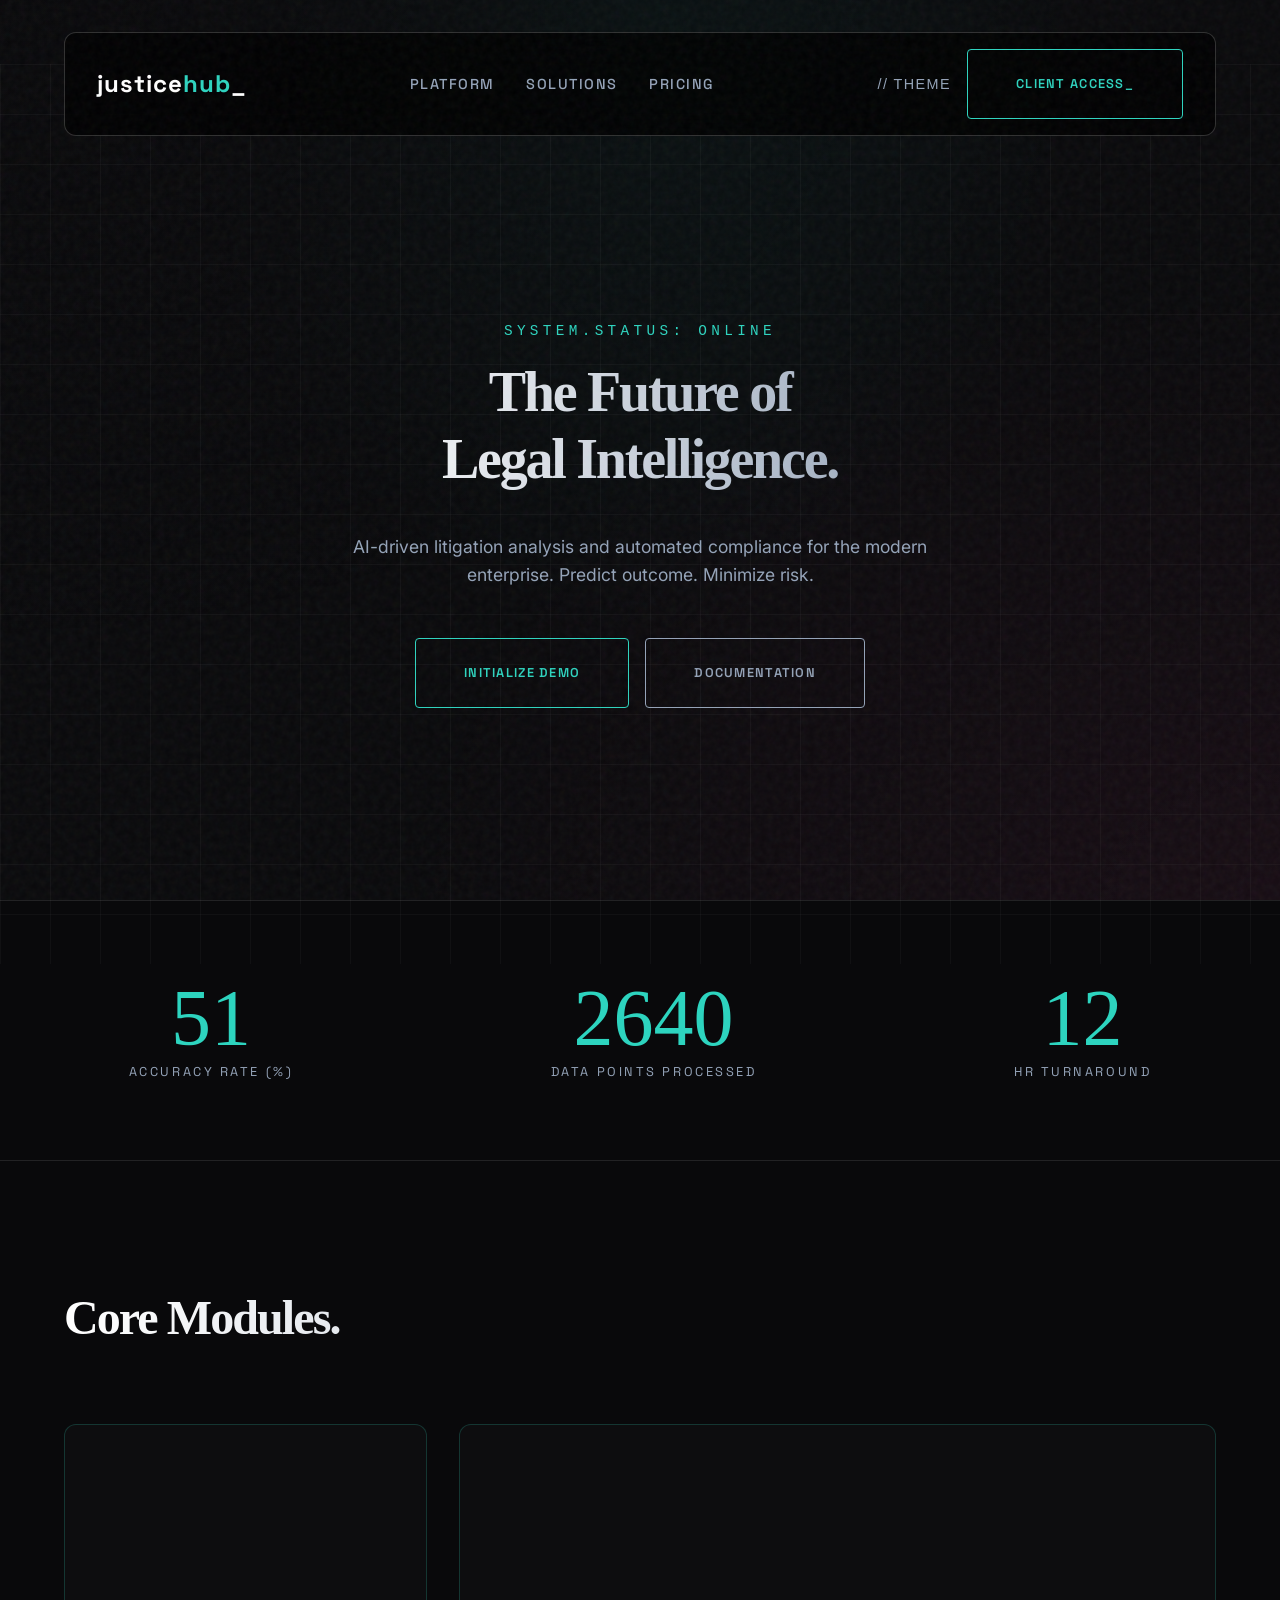
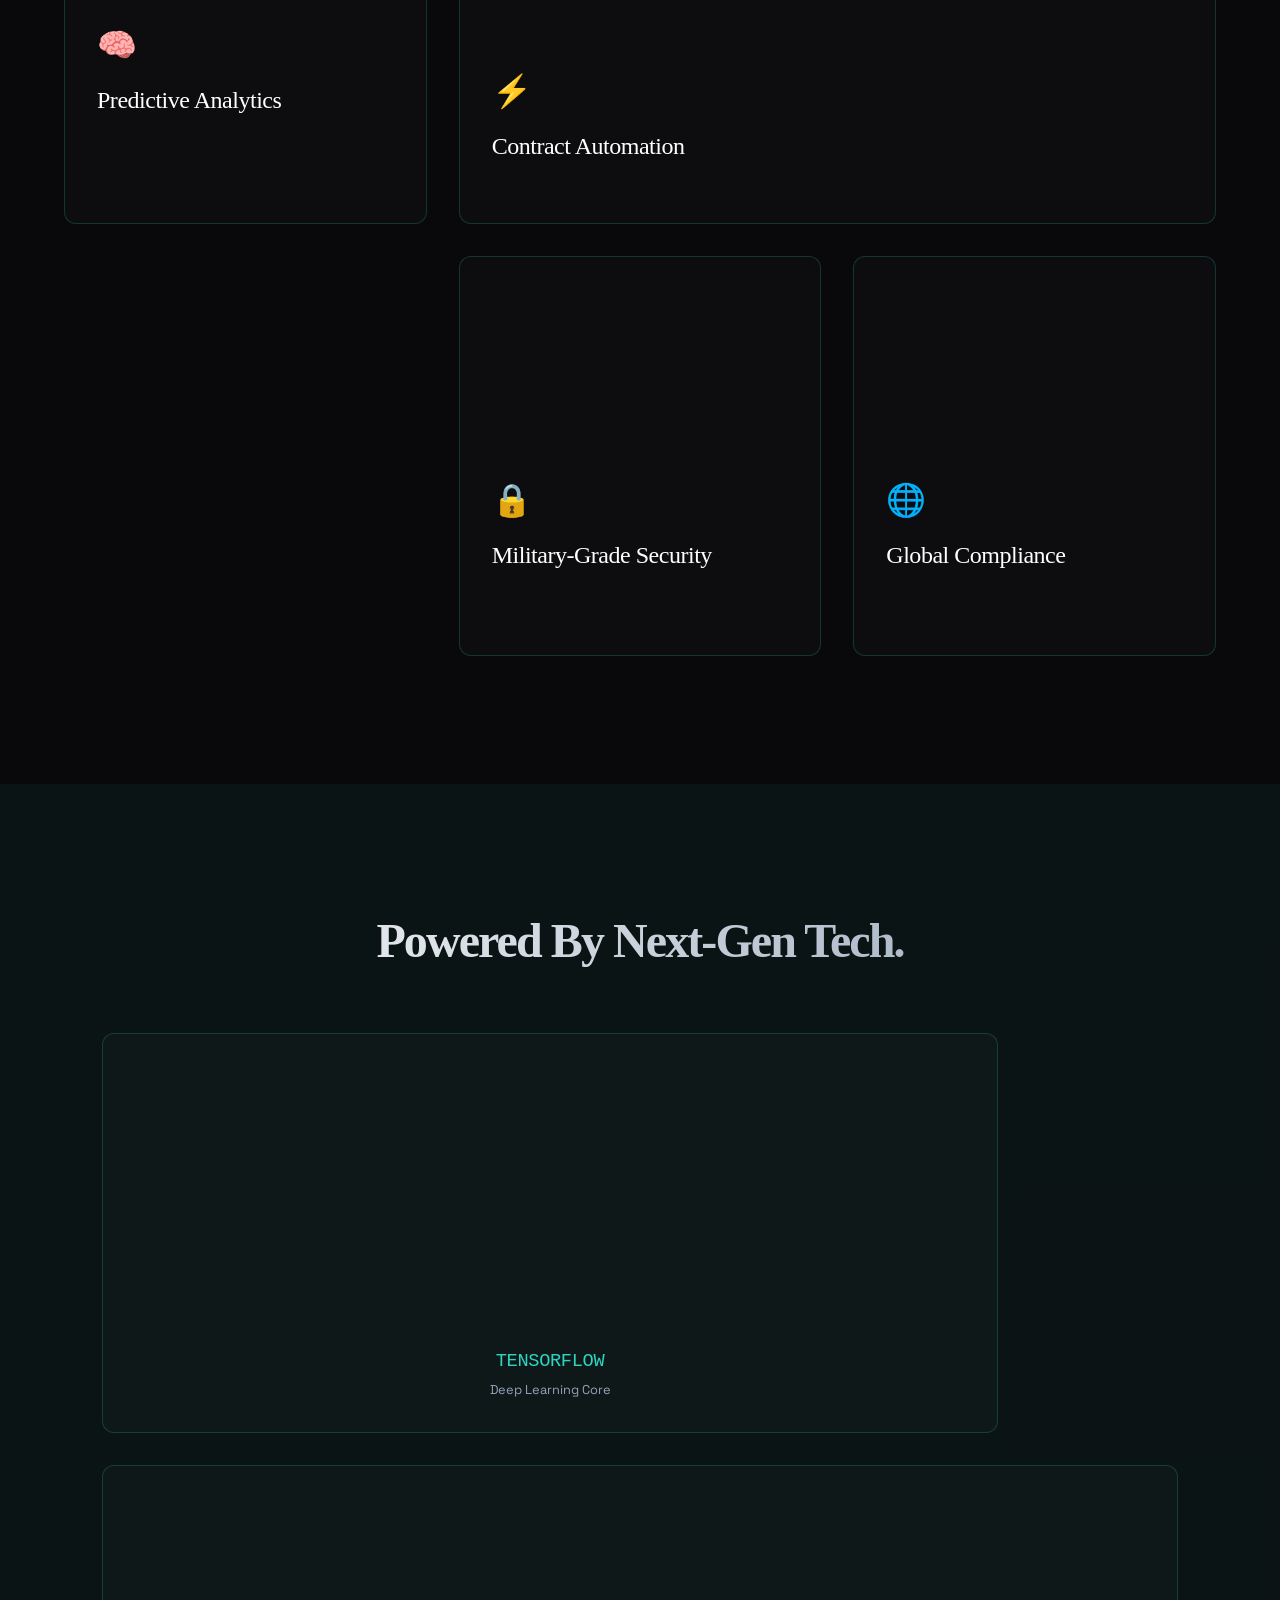
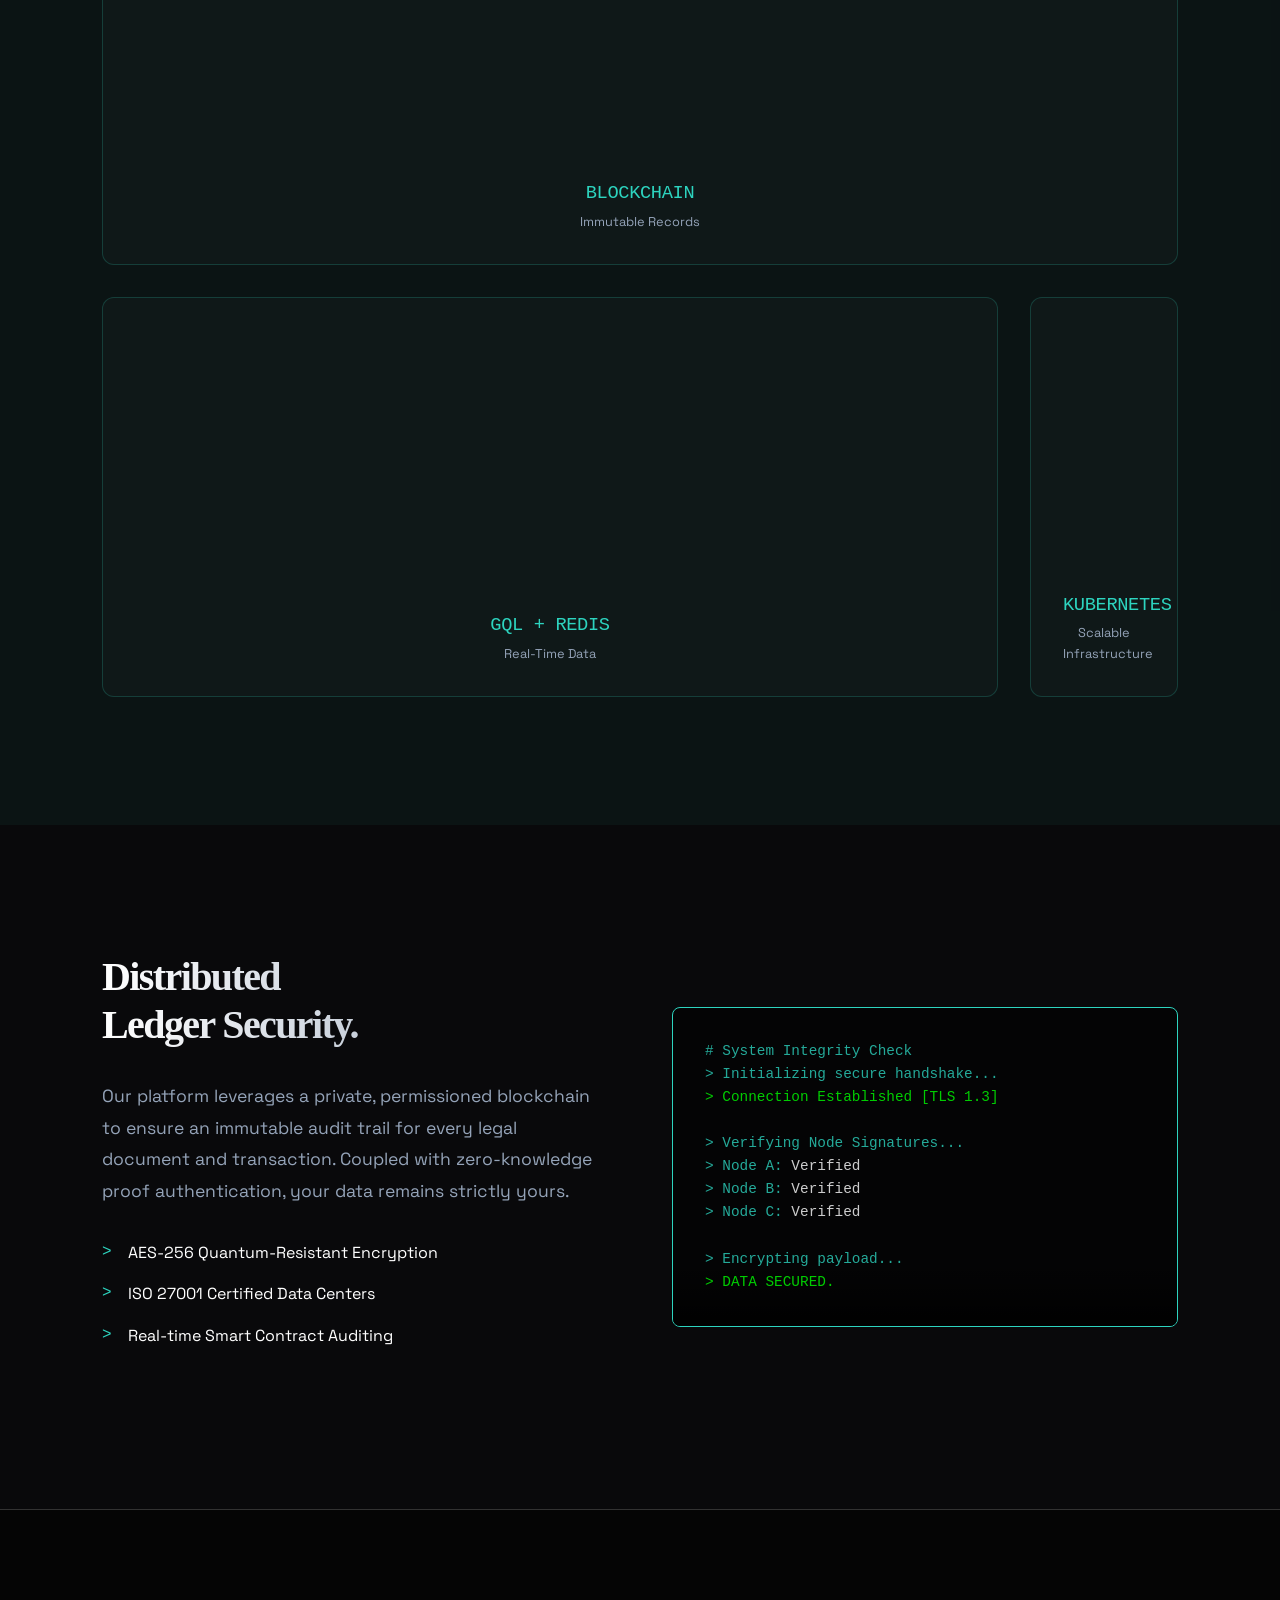
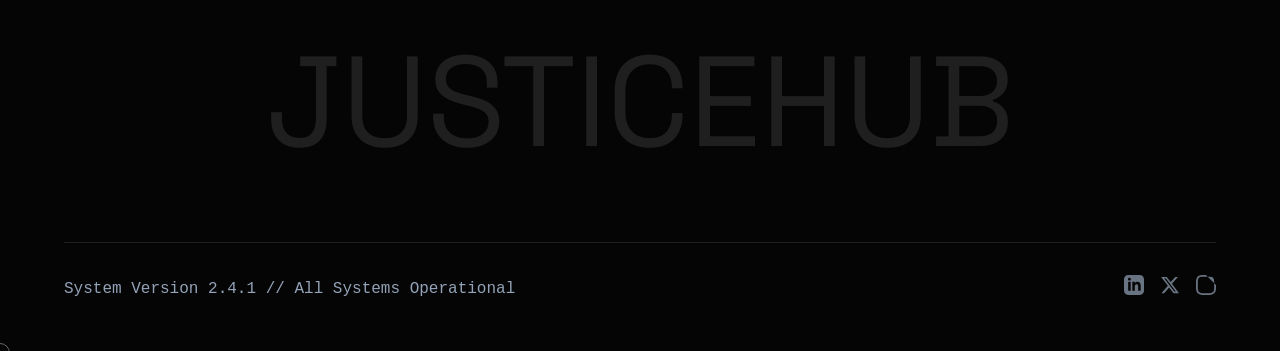
<file: index2.html>
<!DOCTYPE html>
<html lang="en">

<head>
    <meta charset="UTF-8">
    <meta name="viewport" content="width=device-width, initial-scale=1.0">
    <title>JusticeHub - Future Legal Tech</title>
    <link rel="stylesheet" href="style.css">
    <link
        href="https://fonts.googleapis.com/css2?family=Inter:wght@300;400;500;600&family=Space+Grotesk:wght@300;400;500;600;700&display=swap"
        rel="stylesheet">
    <style>
        /* Theme 2 Overrides (Tech/Cyber) */
        :root {
            --primary-1: var(--primary-2);
            /* Teal */
            --bg-1: var(--bg-2);
            /* Deep Dark */
            --secondary-1: var(--accent-2);
            /* Rose Accent */
        }

        body {
            font-family: 'Space Grotesk', sans-serif;
            /* Tech Font */
            /* Cyan Mesh Gradient Override */
            --mesh-color-1: hsla(170, 60%, 50%, 0.1);
            --mesh-color-2: hsla(250, 60%, 50%, 0.1);
        }

        /* Tech Specific Styles */
        .display-text {
            font-weight: 700;
            /* Bolder */
            letter-spacing: -0.04em;
        }

        .gold-text {
            color: var(--primary-1);
            /* Teal */
            font-style: normal;
        }

        .nav-logo {
            font-family: 'Space Grotesk', sans-serif;
            font-weight: 700;
            text-transform: lowercase;
        }

        .grid-item {
            border-radius: 12px;
            background: rgba(255, 255, 255, 0.02);
            border: 1px solid rgba(45, 212, 191, 0.2);
        }

        .grid-item:hover {
            border-color: var(--primary-1);
            box-shadow: 0 0 30px rgba(45, 212, 191, 0.1);
        }

        .mesh-bg {
            background: radial-gradient(at 0% 0%, var(--bg-1) 0, transparent 50%),
                radial-gradient(at 50% 0%, hsla(175, 80%, 40%, 0.15) 0, transparent 50%),
                radial-gradient(at 100% 100%, hsla(330, 80%, 60%, 0.15) 0, transparent 50%);
        }

        .btn-magnetic {
            border-radius: 4px;
            border-color: var(--primary-1);
            color: var(--primary-1);
        }

        .btn-magnetic::before {
            background: var(--primary-1);
        }

        .btn-magnetic:hover {
            color: #000;
        }

        /* Tech Decoration */
        .tech-line {
            position: absolute;
            background: var(--primary-1);
            opacity: 0.3;
        }
    </style>
</head>

<body>

    <!-- Floating Navigation -->
    <nav class="navbar" style="border-radius: 12px; background: rgba(0,0,0,0.8);">
        <a href="#" class="nav-logo">justice<span style="color:var(--primary-1)">Hub</span>_</a>

        <div class="nav-links">
            <a href="#" class="nav-btn">Platform</a>
            <a href="#" class="nav-btn">Solutions</a>
            <a href="#" class="nav-btn">Pricing</a>
        </div>

        <div style="display: flex; gap: 1rem; align-items: center;">
            <button id="themeToggle" class="nav-btn" style="background:none; border:none;">// THEME</button>
            <a href="login.html" class="btn-magnetic">Client Access_</a>
        </div>
    </nav>

    <!-- Cinematic Tech Hero -->
    <section class="hero-cinematic" style="padding-top: 8rem;">
        <div class="mesh-bg"></div>

        <!-- Tech Grid Overlay -->
        <div
            style="position: absolute; width: 100%; height: 100%; background-image: linear-gradient(rgba(255,255,255,0.03) 1px, transparent 1px), linear-gradient(90deg, rgba(255,255,255,0.03) 1px, transparent 1px); background-size: 50px 50px; pointer-events: none;">
        </div>

        <div class="hero-content">
            <p class="hero-subtitle" style="font-family: monospace;">SYSTEM.STATUS: ONLINE</p>
            <h1 class="display-text">
                The Future of <br>
                <span class="gold-text">Legal Intelligence.</span>
            </h1>
            <p
                style="color: var(--text-muted); max-width: 600px; margin: 2rem auto; font-size: 1.1rem; font-family: 'Inter', sans-serif;">
                AI-driven litigation analysis and automated compliance for the modern enterprise.
                Predict outcome. Minimize risk.
            </p>

            <div style="margin-top: 3rem; display: flex; gap: 1rem; justify-content: center;">
                <a href="#" class="btn-magnetic">Initialize Demo</a>
                <a href="#" class="btn-magnetic"
                    style="border-color: var(--text-muted); color: var(--text-muted);">Documentation</a>
            </div>
        </div>
    </section>

    <!-- Tech Stats Ribbon -->
    <div class="stats-ribbon" style="background: transparent; border-color: rgba(255,255,255,0.1);">
        <div class="stats-container">
            <div class="stat-premium">
                <span class="stat-num" data-target="98">0</span>
                <span class="stat-label">Accuracy Rate (%)</span>
            </div>
            <div class="stat-premium">
                <span class="stat-num" data-target="5000">0</span>
                <span class="stat-label">Data Points Processed</span>
            </div>
            <div class="stat-premium">
                <span class="stat-num" data-target="24">0</span>
                <span class="stat-label">Hr Turnaround</span>
            </div>
        </div>
    </div>

    <!-- Bento Grid Services -->
    <section class="section-premium">
        <h2 class="display-text" style="font-size: 3rem; text-align: left; margin-bottom: 4rem;">
            Core <span class="gold-text">Modules.</span>
        </h2>

        <div class="grid-asymmetric">
            <!-- Predictive (Tall) -->
            <div class="grid-item" style="grid-row: span 2;">
                <div class="grid-icon">🧠</div>
                <h3 class="grid-title">Predictive Analytics</h3>
                <p class="grid-desc">Using ML models to forecast case outcomes based on 20 years of precedent data.</p>
            </div>

            <!-- Automation (Wide) -->
            <div class="grid-item" style="grid-column: span 8;">
                <div class="grid-icon">⚡</div>
                <h3 class="grid-title">Contract Automation</h3>
                <p class="grid-desc">Draft complex agreements in minutes, not hours. Smart variable replacement.</p>
            </div>

            <!-- Security (Standard) -->
            <div class="grid-item" style="grid-column: span 4;">
                <div class="grid-icon">🔒</div>
                <h3 class="grid-title">Military-Grade Security</h3>
                <p class="grid-desc">End-to-end encryption for all sensitive client data.</p>
            </div>

            <!-- Compliance (Standard) -->
            <div class="grid-item" style="grid-column: span 4;">
                <div class="grid-icon">🌐</div>
                <h3 class="grid-title">Global Compliance</h3>
                <p class="grid-desc">Real-time regulatory updates across 50+ jurisdictions.</p>
            </div>
        </div>
    </section>

    <!-- New Section: Technology Stack -->
    <section class="section-premium" style="background: rgba(45, 212, 191, 0.05);">
        <h2 class="display-text" style="font-size: 3rem; text-align: center; margin-bottom: 4rem;">
            Powered By <span class="gold-text">Next-Gen Tech.</span>
        </h2>
        <div class="container">
            <div
                style="display: grid; grid-template-columns: repeat(auto-fit, minmax(200px, 1fr)); gap: 2rem; text-align: center;">
                <div class="grid-item" style="padding: 2rem;">
                    <h3 style="color: var(--primary-1); font-family: monospace; margin-bottom: 0.5rem;">TENSORFLOW</h3>
                    <p style="font-size: 0.8rem; color: var(--text-muted);">Deep Learning Core</p>
                </div>
                <div class="grid-item" style="padding: 2rem;">
                    <h3 style="color: var(--primary-1); font-family: monospace; margin-bottom: 0.5rem;">BLOCKCHAIN</h3>
                    <p style="font-size: 0.8rem; color: var(--text-muted);">Immutable Records</p>
                </div>
                <div class="grid-item" style="padding: 2rem;">
                    <h3 style="color: var(--primary-1); font-family: monospace; margin-bottom: 0.5rem;">GQL + REDIS</h3>
                    <p style="font-size: 0.8rem; color: var(--text-muted);">Real-Time Data</p>
                </div>
                <div class="grid-item" style="padding: 2rem;">
                    <h3 style="color: var(--primary-1); font-family: monospace; margin-bottom: 0.5rem;">KUBERNETES</h3>
                    <p style="font-size: 0.8rem; color: var(--text-muted);">Scalable Infrastructure</p>
                </div>
            </div>
        </div>
    </section>

    </section>

    <!-- New Section: System Architecture -->
    <section class="section-premium">
        <div class="container">
            <div style="display: grid; grid-template-columns: 1fr 1fr; gap: 4rem; align-items: center;">
                <div>
                    <h2 class="display-text" style="font-size: 2.5rem; margin-bottom: 2rem;">Distributed <br><span
                            class="gold-text">Ledger Security.</span></h2>
                    <p style="color: var(--text-muted); margin-bottom: 2rem; font-size: 1.1rem; line-height: 1.8;">
                        Our platform leverages a private, permissioned blockchain to ensure an immutable audit trail for
                        every legal document and transaction.
                        Coupled with zero-knowledge proof authentication, your data remains strictly yours.
                    </p>
                    <ul style="list-style: none; margin-bottom: 2rem;">
                        <li style="margin-bottom: 1rem; display: flex; align-items: center; gap: 1rem;">
                            <span style="color: var(--primary-1); font-family: monospace;">></span>
                            <span style="color: var(--text-main);">AES-256 Quantum-Resistant Encryption</span>
                        </li>
                        <li style="margin-bottom: 1rem; display: flex; align-items: center; gap: 1rem;">
                            <span style="color: var(--primary-1); font-family: monospace;">></span>
                            <span style="color: var(--text-main);">ISO 27001 Certified Data Centers</span>
                        </li>
                        <li style="margin-bottom: 1rem; display: flex; align-items: center; gap: 1rem;">
                            <span style="color: var(--primary-1); font-family: monospace;">></span>
                            <span style="color: var(--text-main);">Real-time Smart Contract Auditing</span>
                        </li>
                    </ul>
                </div>
                <div
                    style="background: rgba(0,0,0,0.5); border: 1px solid var(--primary-1); border-radius: 8px; padding: 2rem; font-family: monospace; color: var(--primary-1); font-size: 0.9rem; overflow: hidden; position: relative;">
                    <div
                        style="position: absolute; top:0; left:0; width:100%; height:100%; background: linear-gradient(0deg, rgba(0,0,0,0.9), transparent 20%); pointer-events: none;">
                    </div>
                    <div style="opacity: 0.8;">
                        <p># System Integrity Check</p>
                        <p>> Initializing secure handshake...</p>
                        <p style="color: lime;">> Connection Established [TLS 1.3]</p>
                        <br>
                        <p>> Verifying Node Signatures...</p>
                        <p>> Node A: <span style="color: #fff;">Verified</span></p>
                        <p>> Node B: <span style="color: #fff;">Verified</span></p>
                        <p>> Node C: <span style="color: #fff;">Verified</span></p>
                        <br>
                        <p>> Encrypting payload...</p>
                        <p style="color: lime;">> DATA SECURED.</p>
                    </div>
                </div>
            </div>
        </div>
    </section>

    <!-- Footer -->
    <footer class="footer-premium" style="background: #050505;">
        <span class="footer-logo-large" style="font-family: 'Space Grotesk', sans-serif;">JUSTICEHUB</span>

        <div
            style="border-top: 1px solid rgba(255,255,255,0.1); padding-top: 2rem; display: flex; justify-content: space-between; align-items: center; color: var(--text-muted); font-family: monospace;">
            <span>System Version 2.4.1 // All Systems Operational</span>
            <div style="display: flex; gap: 1rem;">
                <a href="#" style="color: var(--text-muted); text-decoration: none; opacity: 0.7;"
                    aria-label="LinkedIn">
                    <svg width="20" height="20" fill="currentColor" viewBox="0 0 24 24">
                        <path
                            d="M19 0h-14c-2.761 0-5 2.239-5 5v14c0 2.761 2.239 5 5 5h14c2.762 0 5-2.239 5-5v-14c0-2.761-2.238-5-5-5zm-11 19h-3v-11h3v11zm-1.5-12.268c-.966 0-1.75-.79-1.75-1.764s.784-1.764 1.75-1.764 1.75.79 1.75 1.764-.783 1.764-1.75 1.764zm13.5 12.268h-3v-5.604c0-3.368-4-3.113-4 0v5.604h-3v-11h3v1.765c1.396-2.586 7-2.777 7 2.476v6.759z" />
                    </svg>
                </a>
                <a href="#" style="color: var(--text-muted); text-decoration: none; opacity: 0.7;" aria-label="Twitter">
                    <svg width="20" height="20" fill="currentColor" viewBox="0 0 24 24">
                        <path
                            d="M18.244 2.25h3.308l-7.227 8.26 8.502 11.24H16.17l-5.214-6.817L4.99 21.75H1.68l7.73-8.835L1.254 2.25H8.08l4.713 6.231zm-1.161 17.52h1.833L7.084 4.126H5.117z" />
                    </svg>
                </a>
                <a href="#" style="color: var(--text-muted); text-decoration: none; opacity: 0.7;"
                    aria-label="Instagram">
                    <svg width="20" height="20" fill="currentColor" viewBox="0 0 24 24">
                        <path
                            d="M12 2.163c3.204 0 3.584.012 4.85.07 3.252.148 4.771 1.691 4.919 4.919.058 1.265.069 1.645.069 4.849 0 3.205-.012 3.584-.069 4.849-.149 3.225-1.664 4.771-4.919 4.919-1.266.058-1.644.07-4.85.07-3.204 0-3.584-.012-4.849-.07-3.26-.149-4.771-1.699-4.919-4.92-.058-1.265-.07-1.644-.07-4.849 0-3.204.013-3.583.07-4.849.149-3.227 1.664-4.771 4.919-4.919 1.266-.057 1.645-.069 4.849-.069zm0-2.163c-3.259 0-3.667.014-4.947.072-4.358.2-6.78 2.618-6.98 6.98-.059 1.281-.073 1.689-.073 4.948 0 3.259.014 3.668.072 4.948.2 4.358 2.618 6.78 6.98 6.98 1.281.058 1.689.072 4.948.072 3.259 0 3.668-.014 4.948-.072 4.354-.2 6.782-2.618 6.979-6.98.059-1.28.073-1.689.073-4.949-.073zm0 5.838c-3.403 0-6.162 2.759-6.162 6.162s2.759 6.163 6.162 6.163 6.162-2.759 6.162-6.163c0-3.403-2.759-6.162-6.162-6.162zm0 10.162c-2.209 0-4-1.79-4-4 0-2.209 1.791-4 4-4s4 1.791 4 4c0 2.21-1.791 4-4 4zm6.406-11.845c-.796 0-1.441.645-1.441 1.44s.645 1.44 1.441 1.44c.795 0 1.439-.645 1.439-1.44s-.644-1.44-1.439-1.44z" />
                    </svg>
                </a>
            </div>
        </div>
    </footer>

    <script src="main.js"></script>
</body>

</html>
</file>
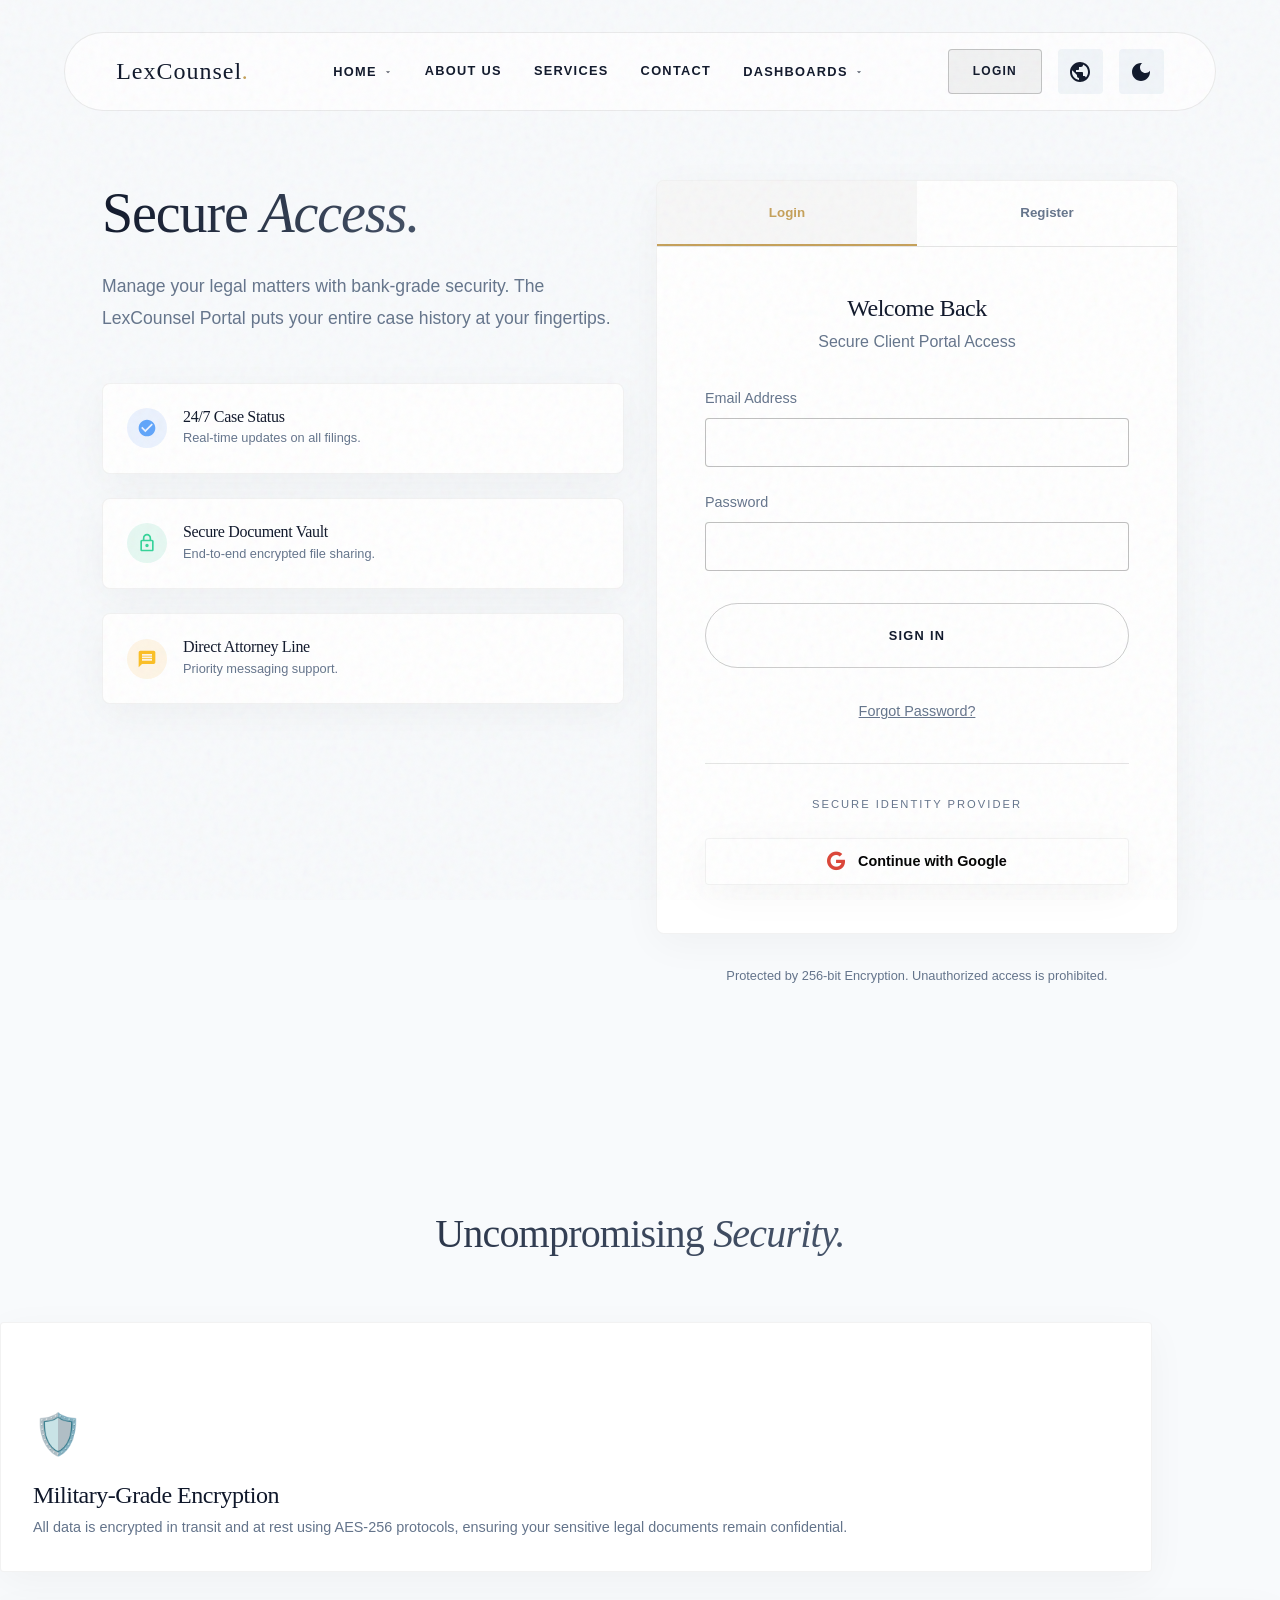
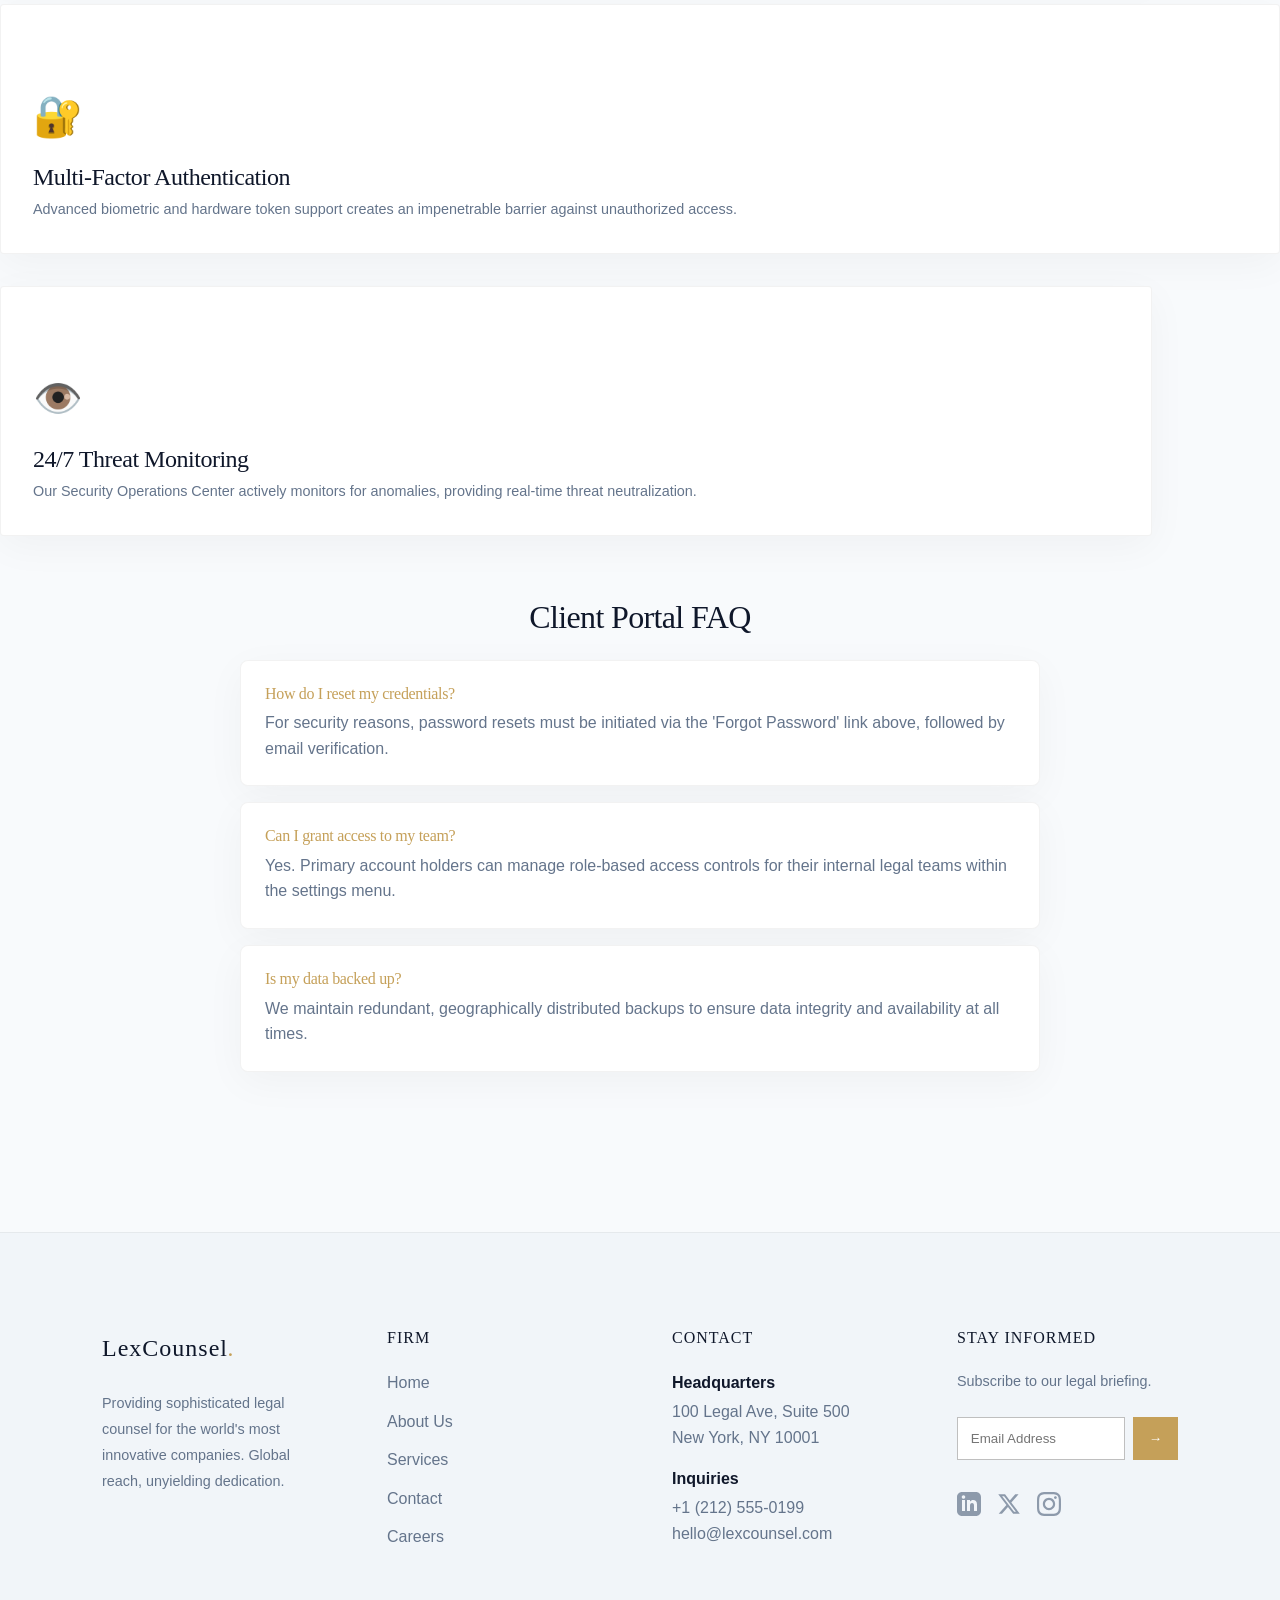
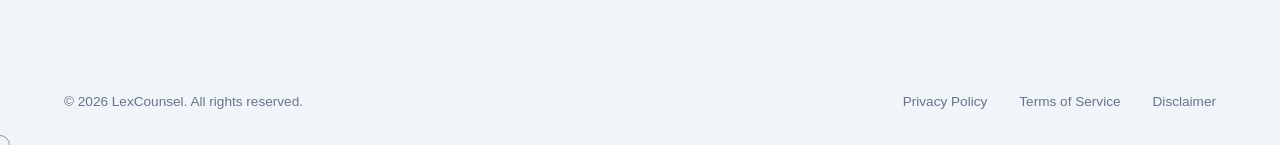
<file: login.html>
<!DOCTYPE html>
<html lang="en">

<head>
    <meta charset="UTF-8">
    <meta name="viewport" content="width=device-width, initial-scale=1.0">
    <title>Login - LexCounsel</title>
    <link rel="stylesheet" href="style.css">
    <link rel="stylesheet" href="nav-component.css">
    <link rel="stylesheet" href="rtl.css">
    <link rel="stylesheet" href="https://cdnjs.cloudflare.com/ajax/libs/font-awesome/6.4.0/css/all.min.css">
</head>

<body class="light-theme">

    <nav class="navbar">
        <!-- Logo -->
        <a href="index.html" class="nav-logo">LexCounsel<span class="gold-text">.</span></a>

        <!-- Mobile Toggle -->
        <button class="mobile-toggle" aria-label="Menu">☰</button>

        <!-- Mobile Menu -->
        <div class="mobile-menu">
            <div class="mobile-dropdown">
                <a href="#" class="mobile-nav-link mobile-dropdown-header">Home <svg viewBox="0 0 24 24">
                        <path d="M7 10l5 5 5-5z" />
                    </svg></a>
                <div class="mobile-dropdown-content">
                    <a href="index.html" class="mobile-sub-link">Home 1</a>
                    <a href="home-2.html" class="mobile-sub-link">Home 2</a>
                </div>
            </div>
            <a href="about.html" class="mobile-nav-link">About Us</a>
            <a href="services.html" class="mobile-nav-link">Services</a>
            <a href="contact.html" class="mobile-nav-link">Contact</a>
            <div class="mobile-dropdown">
                <a href="#" class="mobile-nav-link mobile-dropdown-header">Dashboards <svg viewBox="0 0 24 24">
                        <path d="M7 10l5 5 5-5z" />
                    </svg></a>
                <div class="mobile-dropdown-content">
                    <a href="dashboard-user.html" class="mobile-sub-link">User Dashboard</a>
                    <a href="dashboard-admin.html" class="mobile-sub-link">Admin Dashboard</a>
                </div>
            </div>
            <a href="login.html" class="mobile-nav-link">Sign In</a>
            <!-- Mobile Actions -->
            <div class="mobile-actions">
                <button class="nav-icon-btn" id="rtlToggleMobile" aria-label="Language">
                    <svg viewBox="0 0 24 24">
                        <path
                            d="M12 2C6.48 2 2 6.48 2 12s4.48 10 10 10 10-4.48 10-10S17.52 2 12 2zm-1 17.93c-3.95-.49-7-3.85-7-7.93 0-.62.08-1.21.21-1.79L9 15v1c0 1.1.9 2 2 2v1.93zm6.9-2.54c-.26-.81-1-1.39-1.9-1.39h-1v-3c0-.55-.45-1-1-1H8v-2h2c.55 0 1-.45 1-1V7h2c1.1 0 2-.9 2-2v-.41c2.93 1.19 5 4.06 5 7.41 0 2.08-.8 3.97-2.1 5.39z" />
                    </svg>
                </button>
                <button class="nav-icon-btn" id="themeToggleMobile" aria-label="Toggle Theme">
                    <svg viewBox="0 0 24 24">
                        <path
                            d="M12 3c-4.97 0-9 4.03-9 9s4.03 9 9 9 9-4.03 9-9c0-.46-.04-.92-.1-1.36-.98 1.37-2.58 2.26-4.4 2.26-3.03 0-5.5-2.47-5.5-5.5 0-1.82.89-3.42 2.26-4.4-.44-.06-.9-.1-1.36-.1z" />
                    </svg>
                </button>
            </div>
        </div>

        <!-- Center Links -->
        <div class="nav-center">
            <div class="nav-item">
                <button class="nav-link">HOME <svg viewBox="0 0 24 24">
                        <path d="M7 10l5 5 5-5z" />
                    </svg></button>
                <div class="dropdown-menu">
                    <a href="index.html" class="dropdown-item">Home 1</a>
                    <a href="home-2.html" class="dropdown-item">Home 2</a>
                </div>
            </div>
            <div class="nav-item"><a href="about.html" class="nav-link">ABOUT US</a></div>
            <div class="nav-item"><a href="services.html" class="nav-link">SERVICES</a></div>
            <div class="nav-item"><a href="contact.html" class="nav-link">CONTACT</a></div>
            <div class="nav-item">
                <button class="nav-link">DASHBOARDS <svg viewBox="0 0 24 24">
                        <path d="M7 10l5 5 5-5z" />
                    </svg></button>
                <div class="dropdown-menu">
                    <a href="dashboard-user.html" class="dropdown-item">User Dashboard</a>
                    <a href="dashboard-admin.html" class="dropdown-item">Admin Dashboard</a>
                </div>
            </div>

        </div>

        <!-- Right Icons -->
        <div class="nav-actions">
            <a href="login.html" class="btn-login">LOGIN</a>
            <button class="nav-icon-btn" id="rtlToggle" aria-label="Language">
                <svg viewBox="0 0 24 24">
                    <path
                        d="M12 2C6.48 2 2 6.48 2 12s4.48 10 10 10 10-4.48 10-10S17.52 2 12 2zm-1 17.93c-3.95-.49-7-3.85-7-7.93 0-.62.08-1.21.21-1.79L9 15v1c0 1.1.9 2 2 2v1.93zm6.9-2.54c-.26-.81-1-1.39-1.9-1.39h-1v-3c0-.55-.45-1-1-1H8v-2h2c.55 0 1-.45 1-1V7h2c1.1 0 2-.9 2-2v-.41c2.93 1.19 5 4.06 5 7.41 0 2.08-.8 3.97-2.1 5.39z" />
                </svg>
            </button>
            <button class="nav-icon-btn" id="themeToggle" aria-label="Toggle Theme">
                <svg viewBox="0 0 24 24">
                    <path
                        d="M12 3c-4.97 0-9 4.03-9 9s4.03 9 9 9 9-4.03 9-9c0-.46-.04-.92-.1-1.36-.98 1.37-2.58 2.26-4.4 2.26-3.03 0-5.5-2.47-5.5-5.5 0-1.82.89-3.42 2.26-4.4-.44-.06-.9-.1-1.36-.1z" />
                </svg>
            </button>
        </div>
    </nav>

    <!-- Portal Content -->
    <section class="section-premium" style="padding-top: 180px; min-height: 100vh; padding-bottom: 8rem;">
        <div class="container">
            <div class="res-grid-2">

                <!-- Left Column: Information (New Elements) -->
                <div>
                    <h1 class="display-text" style="font-size: 3.5rem; margin-bottom: 1.5rem;">Secure <span
                            class="gold-text">Access.</span></h1>
                    <p style="color: var(--text-muted); font-size: 1.1rem; margin-bottom: 3rem; line-height: 1.8;">
                        Manage your legal matters with bank-grade security. The LexCounsel Portal puts your entire case
                        history at your fingertips.
                    </p>

                    <div style="display: grid; gap: 1.5rem;">
                        <div class="glass-card" style="padding: 1.5rem; display: flex; align-items: center; gap: 1rem;">
                            <div
                                style="width: 40px; height: 40px; background: rgba(59, 130, 246, 0.1); border-radius: 50%; display: flex; align-items: center; justify-content: center; color: #60a5fa;">
                                <svg style="width: 20px;" viewBox="0 0 24 24" fill="currentColor">
                                    <path
                                        d="M12 2C6.48 2 2 6.48 2 12s4.48 10 10 10 10-4.48 10-10S17.52 2 12 2zm-2 15l-5-5 1.41-1.41L10 14.17l7.59-7.59L19 8l-9 9z" />
                                </svg>
                            </div>
                            <div>
                                <h4 style="margin-bottom: 0.2rem;">24/7 Case Status</h4>
                                <p style="font-size: 0.8rem; color: var(--text-muted);">Real-time updates on all
                                    filings.</p>
                            </div>
                        </div>

                        <div class="glass-card" style="padding: 1.5rem; display: flex; align-items: center; gap: 1rem;">
                            <div
                                style="width: 40px; height: 40px; background: rgba(16, 185, 129, 0.1); border-radius: 50%; display: flex; align-items: center; justify-content: center; color: #34d399;">
                                <svg style="width: 20px;" viewBox="0 0 24 24" fill="currentColor">
                                    <path
                                        d="M18 8h-1V6c0-2.76-2.24-5-5-5S7 3.24 7 6v2H6c-1.1 0-2 .9-2 2v10c0 1.1.9 2 2 2h12c1.1 0 2-.9 2-2V10c0-1.1-.9-2-2-2zm-9-2c0-1.66 1.34-3 3-3s3 1.34 3 3v2H9V6zm9 14H6V10h12v10zm-6-3c1.1 0 2-.9 2-2s-.9-2-2-2-2 .9-2 2 .9 2 2 2z" />
                                </svg>
                            </div>
                            <div>
                                <h4 style="margin-bottom: 0.2rem;">Secure Document Vault</h4>
                                <p style="font-size: 0.8rem; color: var(--text-muted);">End-to-end encrypted file
                                    sharing.</p>
                            </div>
                        </div>

                        <div class="glass-card" style="padding: 1.5rem; display: flex; align-items: center; gap: 1rem;">
                            <div
                                style="width: 40px; height: 40px; background: rgba(245, 158, 11, 0.1); border-radius: 50%; display: flex; align-items: center; justify-content: center; color: #fbbf24;">
                                <svg style="width: 20px;" viewBox="0 0 24 24" fill="currentColor">
                                    <path
                                        d="M20 2H4c-1.1 0-1.99.9-1.99 2L2 22l4-4h14c1.1 0 2-.9 2-2V4c0-1.1-.9-2-2-2zm-2 12H6v-2h12v2zm0-3H6V9h12v2zm0-3H6V6h12v2z" />
                                </svg>
                            </div>
                            <div>
                                <h4 style="margin-bottom: 0.2rem;">Direct Attorney Line</h4>
                                <p style="font-size: 0.8rem; color: var(--text-muted);">Priority messaging support.</p>
                            </div>
                        </div>
                    </div>
                </div>

                <!-- Right Column: Form -->
                <div>
                    <div class="glass-card" style="padding: 0; overflow: hidden; position: sticky; top: 100px;">
                        <!-- Auth Tabs -->
                        <div style="display: flex; border-bottom: 1px solid var(--border-glass);">
                            <button class="auth-tab-btn active" data-target="login"
                                style="flex: 1; padding: 1.5rem; background: none; border: none; color: var(--text-main); font-weight: 600; cursor: pointer; border-bottom: 2px solid transparent; transition: all 0.3s;">Login</button>
                            <button class="auth-tab-btn" data-target="register"
                                style="flex: 1; padding: 1.5rem; background: none; border: none; color: var(--text-muted); font-weight: 600; cursor: pointer; border-bottom: 2px solid transparent; transition: all 0.3s;">Register</button>
                        </div>

                        <div style="padding: 3rem;">
                            <!-- Login Form -->
                            <div id="loginForm">
                                <h2 style="text-align: center; margin-bottom: 0.5rem; color: var(--text-main);">Welcome
                                    Back</h2>
                                <p style="text-align: center; color: var(--text-muted); margin-bottom: 2rem;">Secure
                                    Client
                                    Portal Access</p>
                                <form>
                                    <div style="margin-bottom: 1.5rem;">
                                        <label
                                            style="display: block; margin-bottom: 0.5rem; font-size: 0.9rem; color: var(--text-muted);">Email
                                            Address</label>
                                        <input type="email"
                                            style="width: 100%; padding: 1rem; background: var(--surface-light); border: 1px solid var(--border-glass); border-radius: 4px; color: inherit;">
                                    </div>
                                    <div style="margin-bottom: 2rem;">
                                        <label
                                            style="display: block; margin-bottom: 0.5rem; font-size: 0.9rem; color: var(--text-muted);">Password</label>
                                        <input type="password"
                                            style="width: 100%; padding: 1rem; background: var(--surface-light); border: 1px solid var(--border-glass); border-radius: 4px; color: inherit;">
                                    </div>
                                    <button type="submit" class="btn-magnetic"
                                        style="width: 100%; text-align: center; cursor: pointer;">Sign
                                        In</button>
                                    <div style="margin-top: 2rem; text-align: center; font-size: 0.9rem;">
                                        <a href="#" style="color: var(--text-muted);">Forgot Password?</a>
                                    </div>
                                    <div
                                        style="margin-top: 2.5rem; border-top: 1px solid var(--border-glass); padding-top: 2rem;">
                                        <p
                                            style="text-align: center; color: var(--text-muted); font-size: 0.7rem; margin-bottom: 1.5rem; text-transform: uppercase; letter-spacing: 2px;">
                                            Secure Identity Provider</p>
                                        <div style="display: flex; justify-content: center; gap: 1rem;">
                                            <button type="button" class="glass-card"
                                                style="padding: 0.8rem 2rem; display: flex; align-items: center; gap: 0.8rem; cursor: pointer; border-radius: 4px; transition: all 0.3s; width: 100%; justify-content: center;">
                                                <i class="fab fa-google" style="font-size: 1.2rem; color: #DB4437;"></i>
                                                <span style="font-size: 0.9rem; font-weight: 600;">Continue with
                                                    Google</span>
                                            </button>
                                        </div>
                                    </div>
                                </form>
                            </div>

                            <!-- Register Form -->
                            <div id="registerForm" style="display: none;">
                                <h2 style="text-align: center; margin-bottom: 0.5rem; color: var(--text-main);">Create
                                    Account</h2>
                                <p style="text-align: center; color: var(--text-muted); margin-bottom: 2rem;">Join
                                    LexCounsel
                                    Firm</p>
                                <form>
                                    <div
                                        style="display: grid; grid-template-columns: 1fr 1fr; gap: 1rem; margin-bottom: 1.5rem;">
                                        <div>
                                            <label
                                                style="display: block; margin-bottom: 0.5rem; font-size: 0.9rem; color: var(--text-muted);">First
                                                Name</label>
                                            <input type="text"
                                                style="width: 100%; padding: 1rem; background: var(--surface-light); border: 1px solid var(--border-glass); border-radius: 4px; color: inherit;">
                                        </div>
                                        <div>
                                            <label
                                                style="display: block; margin-bottom: 0.5rem; font-size: 0.9rem; color: var(--text-muted);">Last
                                                Name</label>
                                            <input type="text"
                                                style="width: 100%; padding: 1rem; background: var(--surface-light); border: 1px solid var(--border-glass); border-radius: 4px; color: inherit;">
                                        </div>
                                    </div>
                                    <div style="margin-bottom: 1.5rem;">
                                        <label
                                            style="display: block; margin-bottom: 0.5rem; font-size: 0.9rem; color: var(--text-muted);">Email
                                            Address</label>
                                        <input type="email"
                                            style="width: 100%; padding: 1rem; background: var(--surface-light); border: 1px solid var(--border-glass); border-radius: 4px; color: inherit;">
                                    </div>
                                    <div style="margin-bottom: 2rem;">
                                        <label
                                            style="display: block; margin-bottom: 0.5rem; font-size: 0.9rem; color: var(--text-muted);">Password</label>
                                        <input type="password"
                                            style="width: 100%; padding: 1rem; background: var(--surface-light); border: 1px solid var(--border-glass); border-radius: 4px; color: inherit;">
                                    </div>
                                    <button type="submit" class="btn-magnetic"
                                        style="width: 100%; text-align: center; cursor: pointer;">Register</button>
                                    <div
                                        style="margin-top: 2.5rem; border-top: 1px solid var(--border-glass); padding-top: 2rem;">
                                        <p
                                            style="text-align: center; color: var(--text-muted); font-size: 0.7rem; margin-bottom: 1.5rem; text-transform: uppercase; letter-spacing: 2px;">
                                            Verified Registration</p>
                                        <div style="display: flex; justify-content: center; gap: 1rem;">
                                            <button type="button" class="glass-card"
                                                style="padding: 0.8rem 2rem; display: flex; align-items: center; gap: 0.8rem; cursor: pointer; border-radius: 4px; transition: all 0.3s; width: 100%; justify-content: center;">
                                                <i class="fab fa-google" style="font-size: 1.2rem; color: #DB4437;"></i>
                                                <span style="font-size: 0.9rem; font-weight: 600;">Sign up with
                                                    Google</span>
                                            </button>
                                        </div>
                                    </div>
                                </form>
                            </div>
                        </div>
                    </div>

                    <p style="text-align: center; margin-top: 2rem; color: var(--text-muted); font-size: 0.8rem;">
                        Protected by 256-bit Encryption. Unauthorized access is prohibited.
                    </p>
                </div>
            </div>
        </div>
    </section>

    </div>

    <!-- New Scrollable Content: Security Features -->
    <div style="margin-top: 6rem;">
        <h2 class="display-text" style="text-align: center; font-size: 2.5rem; margin-bottom: 4rem;">Uncompromising
            <span class="gold-text">Security.</span>
        </h2>

        <div class="res-grid-3">
            <div class="grid-item" style="height: auto; min-height: 250px;">
                <div style="font-size: 2.5rem; margin-bottom: 1rem; color: var(--primary-1);">🛡️</div>
                <h3 class="grid-title">Military-Grade Encryption</h3>
                <p class="grid-desc" style="opacity: 1; transform: translateY(0);">
                    All data is encrypted in transit and at rest using AES-256 protocols, ensuring your sensitive legal
                    documents remain confidential.
                </p>
            </div>
            <div class="grid-item" style="height: auto; min-height: 250px;">
                <div style="font-size: 2.5rem; margin-bottom: 1rem; color: var(--primary-1);">🔐</div>
                <h3 class="grid-title">Multi-Factor Authentication</h3>
                <p class="grid-desc" style="opacity: 1; transform: translateY(0);">
                    Advanced biometric and hardware token support creates an impenetrable barrier against unauthorized
                    access.
                </p>
            </div>
            <div class="grid-item" style="height: auto; min-height: 250px;">
                <div style="font-size: 2.5rem; margin-bottom: 1rem; color: var(--primary-1);">👁️</div>
                <h3 class="grid-title">24/7 Threat Monitoring</h3>
                <p class="grid-desc" style="opacity: 1; transform: translateY(0);">
                    Our Security Operations Center actively monitors for anomalies, providing real-time threat
                    neutralization.
                </p>
            </div>
        </div>

        <div style="margin-top: 4rem; text-align: center; max-width: 800px; margin-left: auto; margin-right: auto;">
            <h3 style="margin-bottom: 1.5rem; font-family: 'Playfair Display', serif; font-size: 2rem;">Client Portal
                FAQ</h3>

            <div class="glass-card" style="text-align: left; margin-bottom: 1rem; padding: 1.5rem;">
                <h4 style="margin-bottom: 0.5rem; color: var(--primary-1);">How do I reset my credentials?</h4>
                <p style="color: var(--text-muted);">For security reasons, password resets must be initiated via the
                    'Forgot Password' link above, followed by email verification.</p>
            </div>

            <div class="glass-card" style="text-align: left; margin-bottom: 1rem; padding: 1.5rem;">
                <h4 style="margin-bottom: 0.5rem; color: var(--primary-1);">Can I grant access to my team?</h4>
                <p style="color: var(--text-muted);">Yes. Primary account holders can manage role-based access controls
                    for their internal legal teams within the settings menu.</p>
            </div>

            <div class="glass-card" style="text-align: left; padding: 1.5rem;">
                <h4 style="margin-bottom: 0.5rem; color: var(--primary-1);">Is my data backed up?</h4>
                <p style="color: var(--text-muted);">We maintain redundant, geographically distributed backups to ensure
                    data integrity and availability at all times.</p>
            </div>
        </div>
    </div>

    <div style="height: 10rem;"></div>
    </div>
    </section>

    <!-- Footer (Professional) -->
    <footer class="footer-premium" style="padding: 6rem 5% 2rem; background: #0b0b0b;">
        <div class="container"
            style="display: grid; grid-template-columns: repeat(auto-fit, minmax(200px, 1fr)); gap: 4rem;">

            <!-- Column 1: Brand Info -->
            <div style="max-width: 300px;">
                <a href="index.html" class="nav-logo"
                    style="font-size: 1.5rem; margin-bottom: 1.5rem; display: block;">LexCounsel<span
                        class="gold-text">.</span></a>
                <p style="color: var(--text-muted); line-height: 1.8; font-size: 0.9rem; margin-bottom: 2rem;">
                    Providing sophisticated legal counsel for the world's most innovative companies. Global reach,
                    unyielding dedication.
                </p>
            </div>

            <!-- Column 2: Quick Links -->
            <div>
                <h4
                    style="color: #fff; margin-bottom: 1.5rem; font-size: 1rem; text-transform: uppercase; letter-spacing: 1px;">
                    Firm</h4>
                <ul style="list-style: none; padding: 0;">
                    <li style="margin-bottom: 0.8rem;"><a href="index.html"
                            style="color: var(--text-muted); text-decoration: none;">Home</a></li>
                    <li style="margin-bottom: 0.8rem;"><a href="about.html"
                            style="color: var(--text-muted); text-decoration: none;">About Us</a></li>
                    <li style="margin-bottom: 0.8rem;"><a href="services.html"
                            style="color: var(--text-muted); text-decoration: none;">Services</a></li>
                    <li style="margin-bottom: 0.8rem;"><a href="contact.html"
                            style="color: var(--text-muted); text-decoration: none;">Contact</a></li>
                    <li style="margin-bottom: 0.8rem;"><a href="#"
                            style="color: var(--text-muted); text-decoration: none;">Careers</a></li>
                </ul>
            </div>

            <!-- Column 3: Contact -->
            <div>
                <h4
                    style="color: #fff; margin-bottom: 1.5rem; font-size: 1rem; text-transform: uppercase; letter-spacing: 1px;">
                    Contact</h4>
                <ul style="list-style: none; padding: 0;">
                    <li style="margin-bottom: 1rem; color: var(--text-muted);">
                        <strong style="color: #fff; display: block; margin-bottom: 0.2rem;">Headquarters</strong>
                        100 Legal Ave, Suite 500<br>New York, NY 10001
                    </li>
                    <li style="margin-bottom: 1rem; color: var(--text-muted);">
                        <strong style="color: #fff; display: block; margin-bottom: 0.2rem;">Inquiries</strong>
                        +1 (212) 555-0199<br>hello@lexcounsel.com
                    </li>
                </ul>
            </div>

            <!-- Column 4: Newsletter & Social -->
            <div>
                <h4
                    style="color: #fff; margin-bottom: 1.5rem; font-size: 1rem; text-transform: uppercase; letter-spacing: 1px;">
                    Stay Informed</h4>
                <p style="color: var(--text-muted); font-size: 0.9rem; margin-bottom: 1.5rem;">Subscribe to our legal
                    briefing.</p>
                <form style="display: flex; gap: 0.5rem; margin-bottom: 2rem;">
                    <input type="email" placeholder="Email Address"
                        style="background: rgba(255,255,255,0.05); border: 1px solid var(--border-glass); padding: 0.8rem; color: #fff; width: 100%;">
                    <button type="submit"
                        style="background: var(--primary-1); border: none; color: #fff; padding: 0 1rem; cursor: pointer;">&rarr;</button>
                </form>

                <div style="display: flex; gap: 1rem;">
                    <a href="#" style="color: #fff; text-decoration: none; opacity: 0.7;" aria-label="LinkedIn">
                        <svg width="24" height="24" fill="currentColor" viewBox="0 0 24 24">
                            <path
                                d="M19 0h-14c-2.761 0-5 2.239-5 5v14c0 2.761 2.239 5 5 5h14c2.762 0 5-2.239 5-5v-14c0-2.761-2.238-5-5-5zm-11 19h-3v-11h3v11zm-1.5-12.268c-.966 0-1.75-.79-1.75-1.764s.784-1.764 1.75-1.764 1.75.79 1.75 1.764-.783 1.764-1.75 1.764zm13.5 12.268h-3v-5.604c0-3.368-4-3.113-4 0v5.604h-3v-11h3v1.765c1.396-2.586 7-2.777 7 2.476v6.759z" />
                        </svg>
                    </a>
                    <a href="#" style="color: #fff; text-decoration: none; opacity: 0.7;" aria-label="Twitter">
                        <svg width="24" height="24" fill="currentColor" viewBox="0 0 24 24">
                            <path
                                d="M18.244 2.25h3.308l-7.227 8.26 8.502 11.24H16.17l-5.214-6.817L4.99 21.75H1.68l7.73-8.835L1.254 2.25H8.08l4.713 6.231zm-1.161 17.52h1.833L7.084 4.126H5.117z" />
                        </svg>
                    </a>
                    <a href="#" style="color: #fff; text-decoration: none; opacity: 0.7;" aria-label="Instagram">
                        <svg width="24" height="24" fill="currentColor" viewBox="0 0 24 24">
                            <path
                                d="M12 2.163c3.204 0 3.584.012 4.85.07 3.252.148 4.771 1.691 4.919 4.919.058 1.265.069 1.645.069 4.849 0 3.205-.012 3.584-.069 4.849-.149 3.225-1.664 4.771-4.919 4.919-1.266.058-1.644.07-4.85.07-3.204 0-3.584-.012-4.849-.07-3.26-.149-4.771-1.699-4.919-4.92-.058-1.265-.07-1.644-.07-4.849 0-3.204.013-3.583.07-4.849.149-3.227 1.664-4.771 4.919-4.919 1.266-.057 1.645-.069 4.849-.069zm0-2.163c-3.259 0-3.667.014-4.947.072-4.358.2-6.78 2.618-6.98 6.98-.059 1.281-.073 1.689-.073 4.948 0 3.259.014 3.668.072 4.948.2 4.358 2.618 6.78 6.98 6.98 1.281.058 1.689.072 4.948.072 3.259 0 3.668-.014 4.948-.072 4.354-.2 6.782-2.618 6.979-6.98.059-1.28.073-1.689.073-4.948 0-3.259-.014-3.667-.072-4.947-.196-4.354-2.617-6.78-6.979-6.98-1.281-.059-1.69-.073-4.949-.073zm0 5.838c-3.403 0-6.162 2.759-6.162 6.162s2.759 6.163 6.162 6.163 6.162-2.759 6.162-6.163c0-3.403-2.759-6.162-6.162-6.162zm0 10.162c-2.209 0-4-1.79-4-4 0-2.209 1.791-4 4-4s4 1.791 4 4c0 2.21-1.791 4-4 4zm6.406-11.845c-.796 0-1.441.645-1.441 1.44s.645 1.44 1.441 1.44c.795 0 1.439-.645 1.439-1.44s-.644-1.44-1.439-1.44z" />
                        </svg>
                    </a>
                </div>
            </div>
        </div>

        <!-- Bottom Bar -->
        <div
            style="margin-top: 6rem; padding-top: 2rem; border-top: 1px solid rgba(255,255,255,0.05); display: flex; justify-content: space-between; flex-wrap: wrap; gap: 1rem; font-size: 0.85rem; color: var(--text-muted);">
            <div>&copy; 2026 LexCounsel. All rights reserved.</div>
            <div style="display: flex; gap: 2rem;">
                <a href="#" style="color: var(--text-muted); text-decoration: none;">Privacy Policy</a>
                <a href="#" style="color: var(--text-muted); text-decoration: none;">Terms of Service</a>
                <a href="#" style="color: var(--text-muted); text-decoration: none;">Disclaimer</a>
            </div>
        </div>
    </footer>

    <script src="main.js"></script>
    <style>
        .auth-tab-btn.active {
            color: var(--primary-1) !important;
            border-bottom-color: var(--primary-1) !important;
            background: rgba(255, 255, 255, 0.03) !important;
        }

        .light-theme .auth-tab-btn.active {
            background: rgba(0, 0, 0, 0.03) !important;
        }

        .nav-icon-btn svg {
            width: 24px;
            height: 24px;
            fill: currentColor;
        }

        .nav-icon-btn {
            background: none;
            border: none;
            cursor: pointer;
            color: var(--text-muted);
            transition: color 0.3s;
        }

        .nav-icon-btn:hover {
            color: var(--primary-1);
        }

        @media (max-width: 900px) {
            .container>div {
                grid-template-columns: 1fr !important;
            }
        }
    </style>
</body>

</html>
</file>
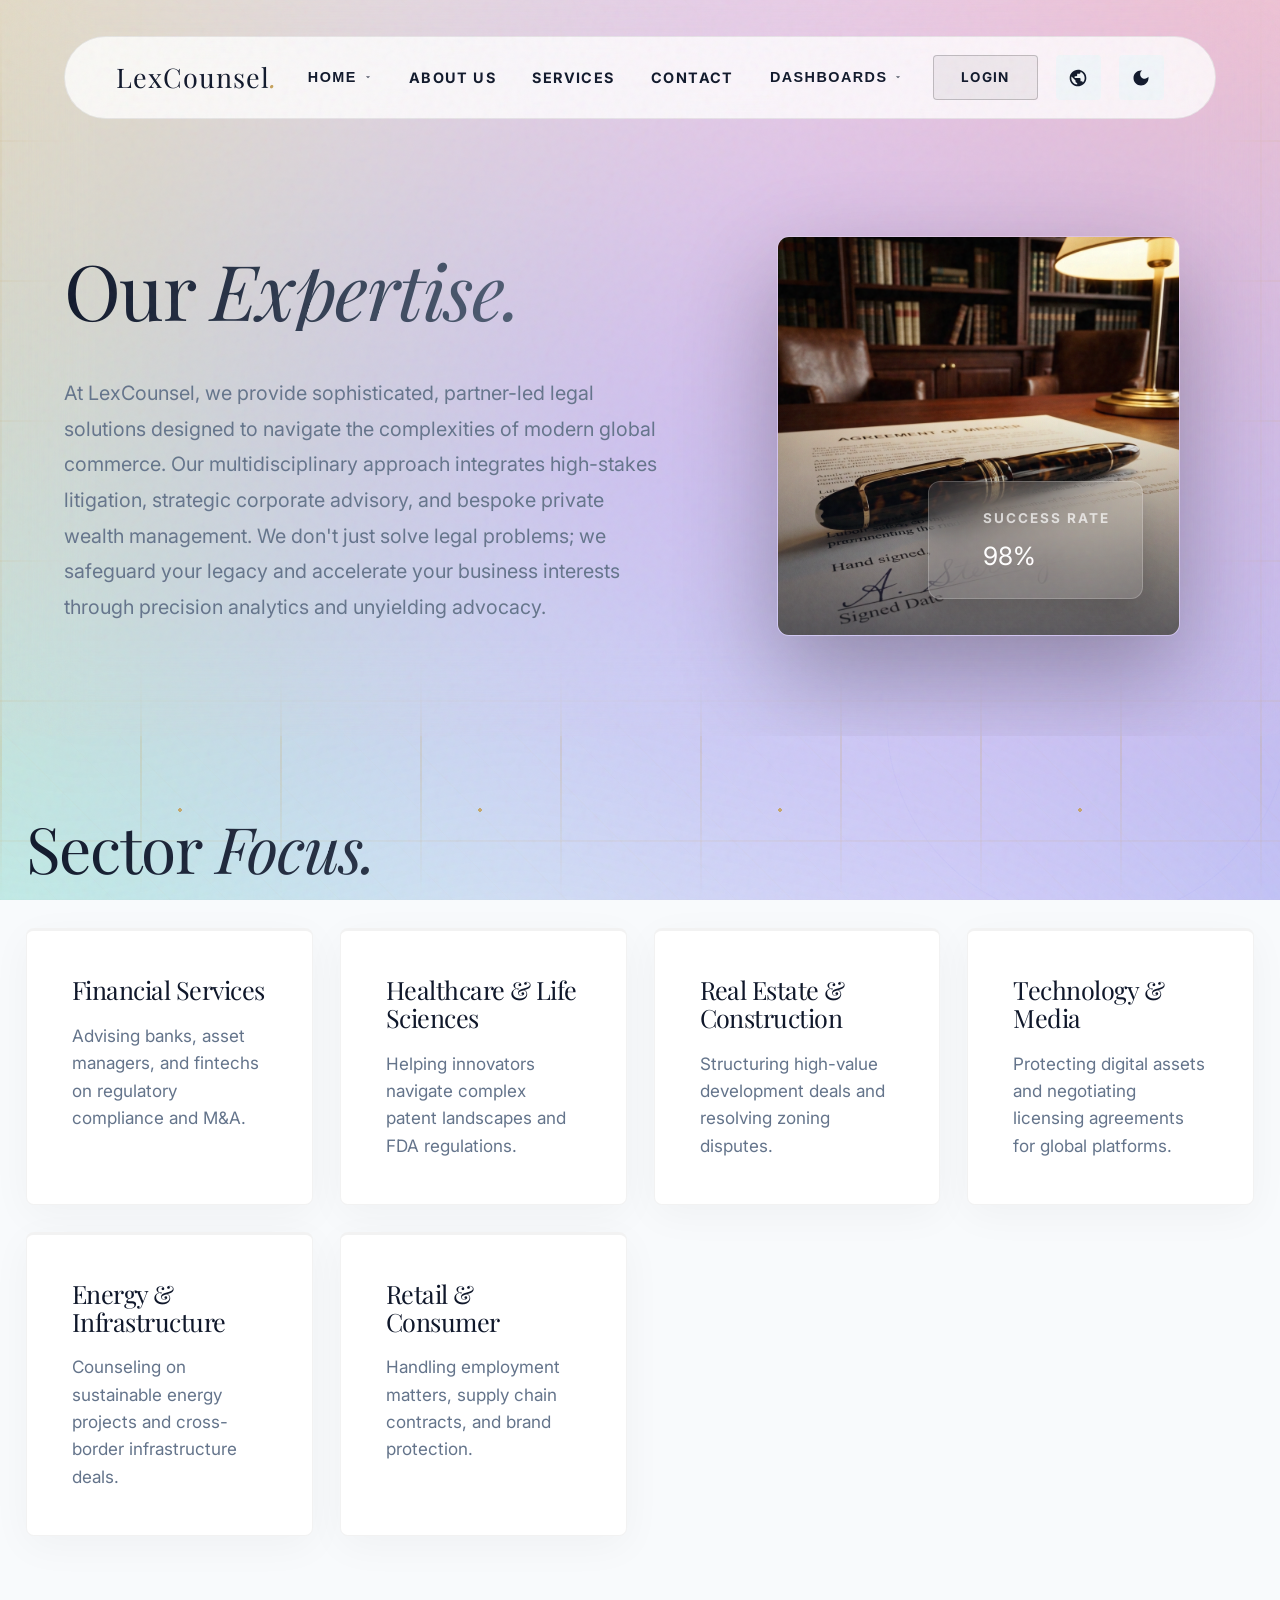
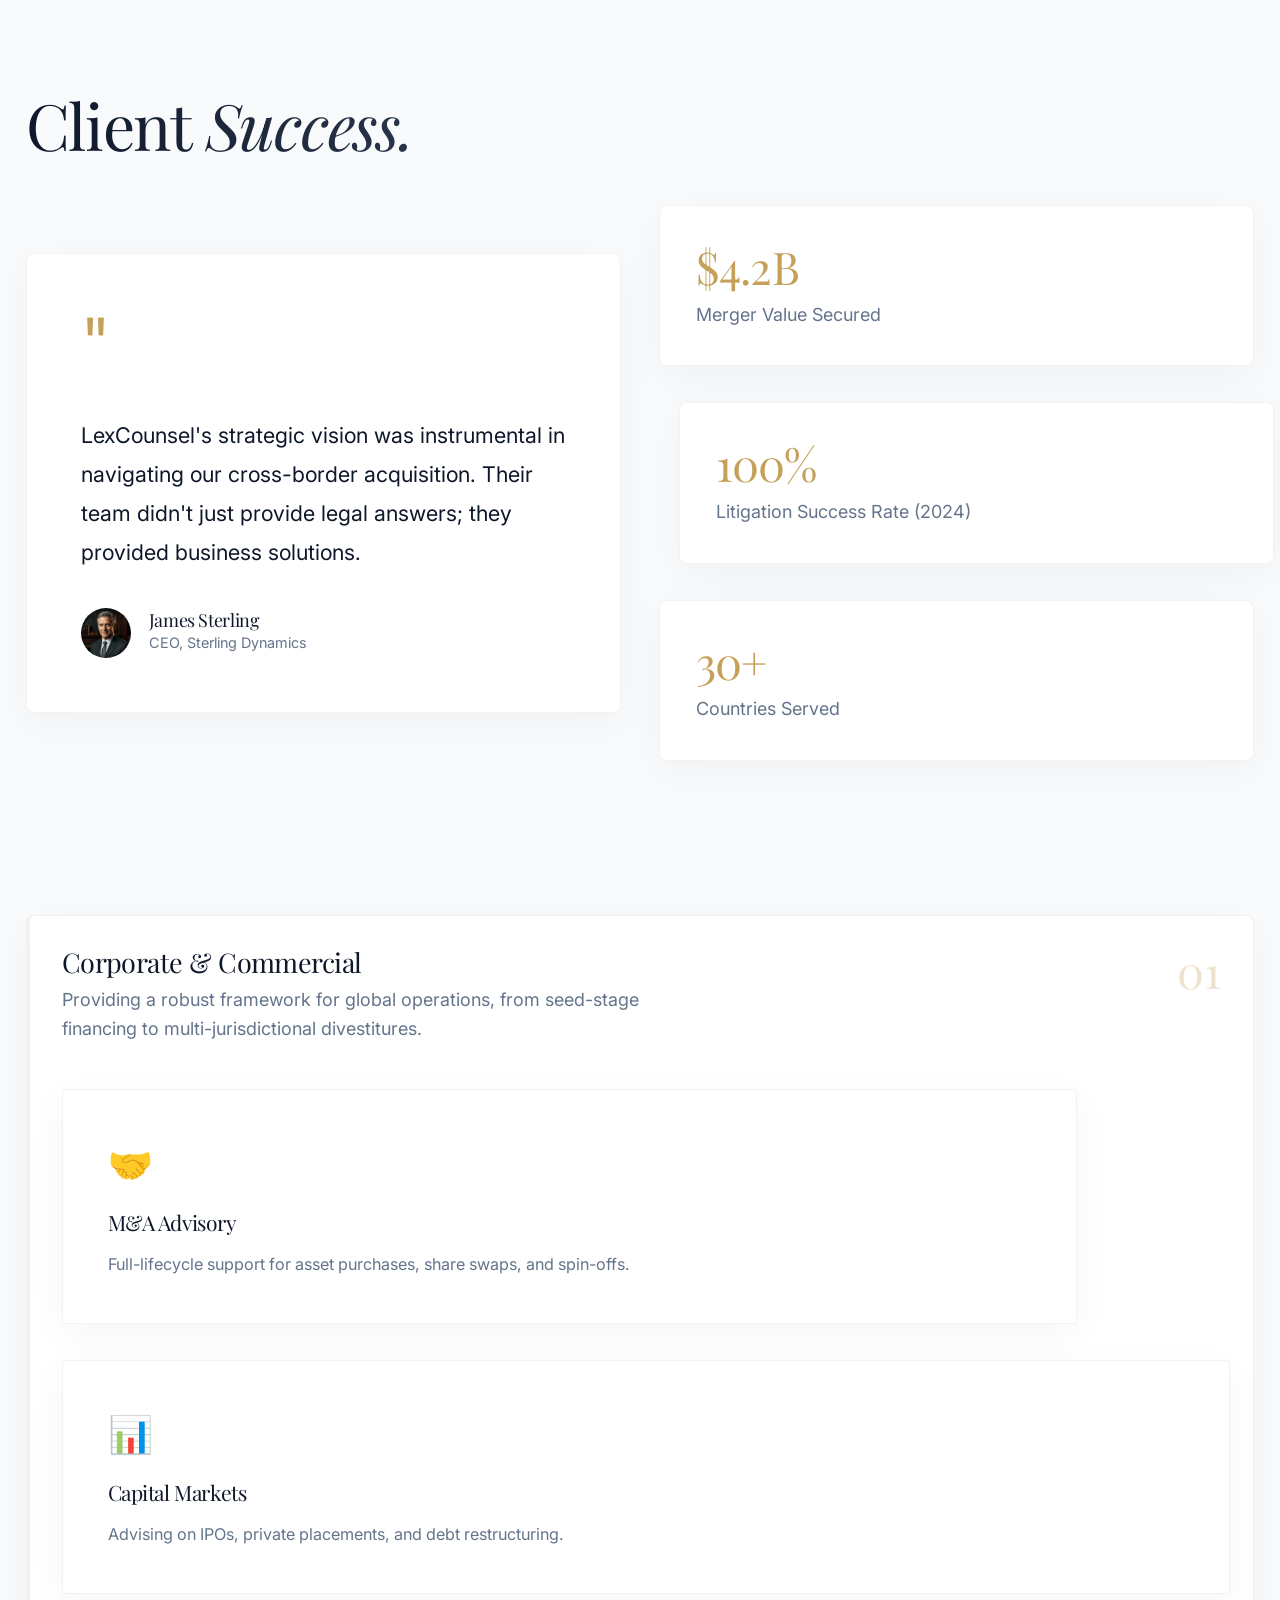
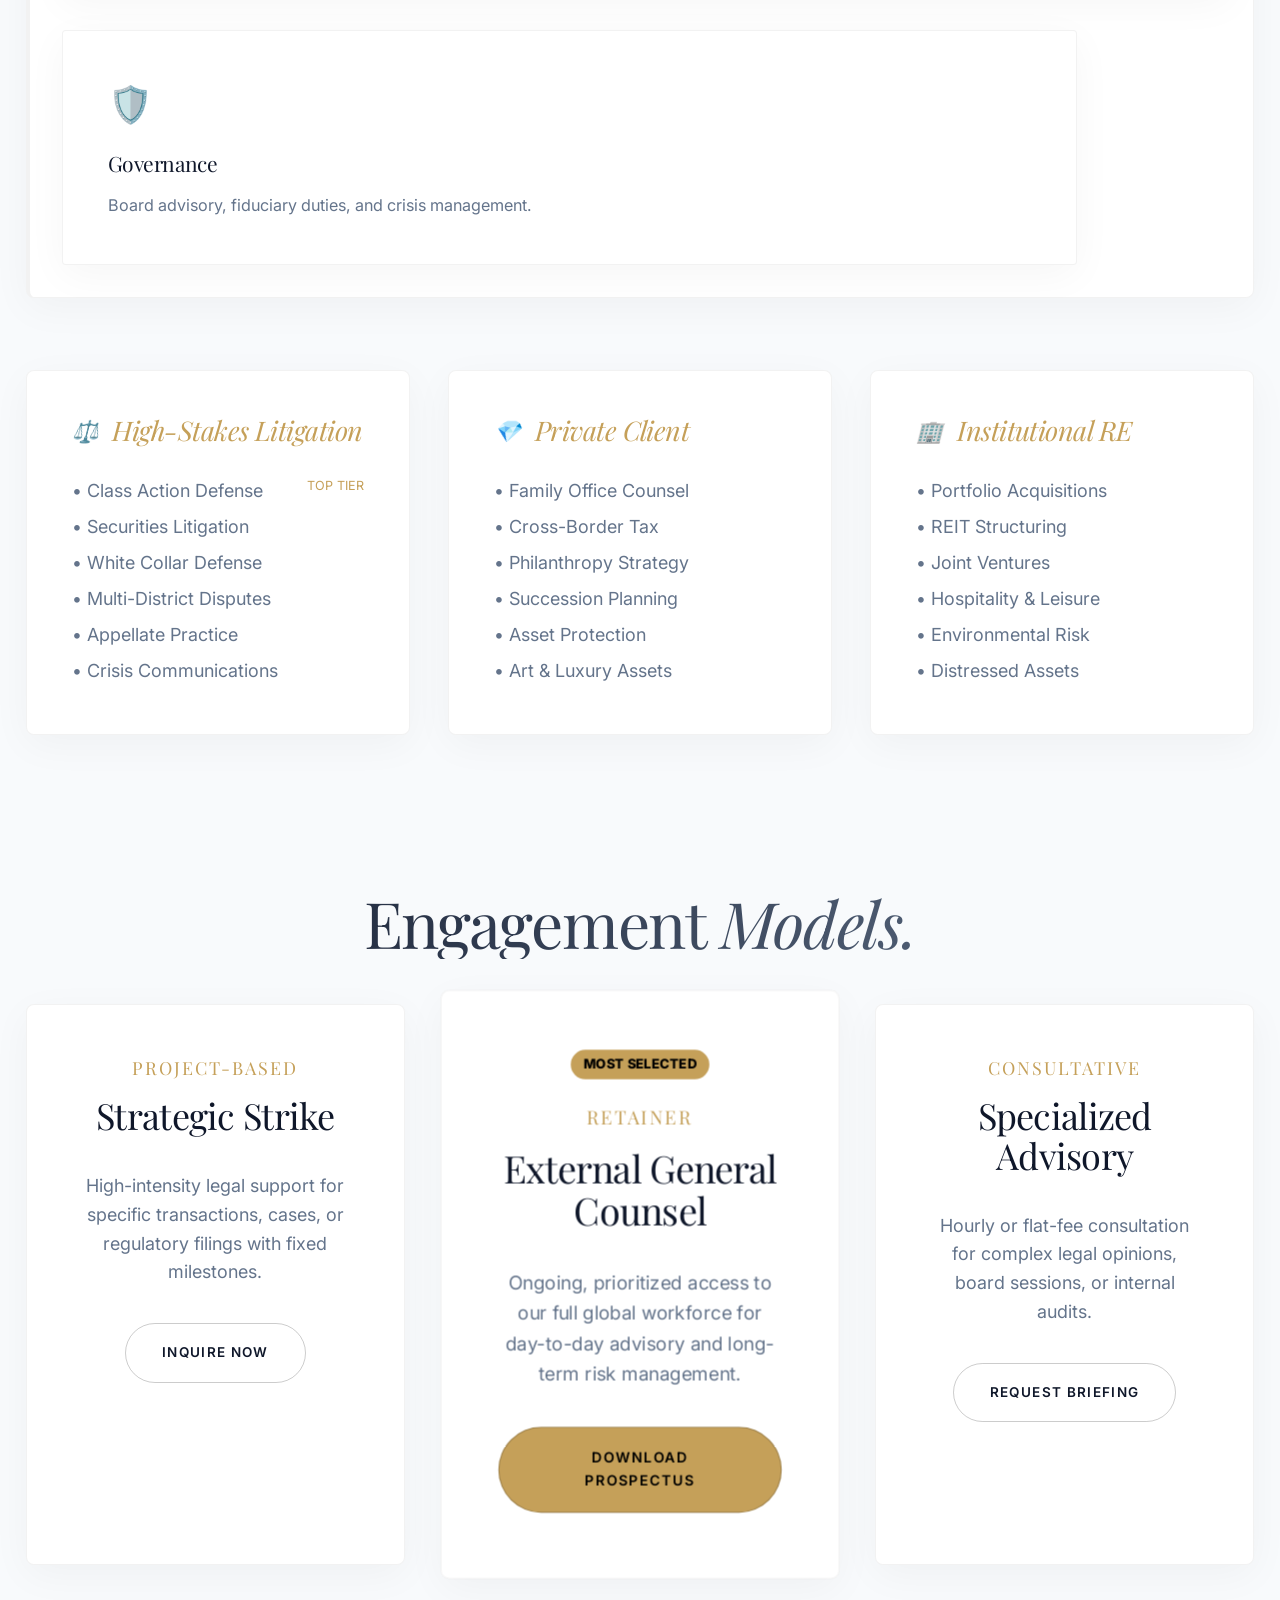
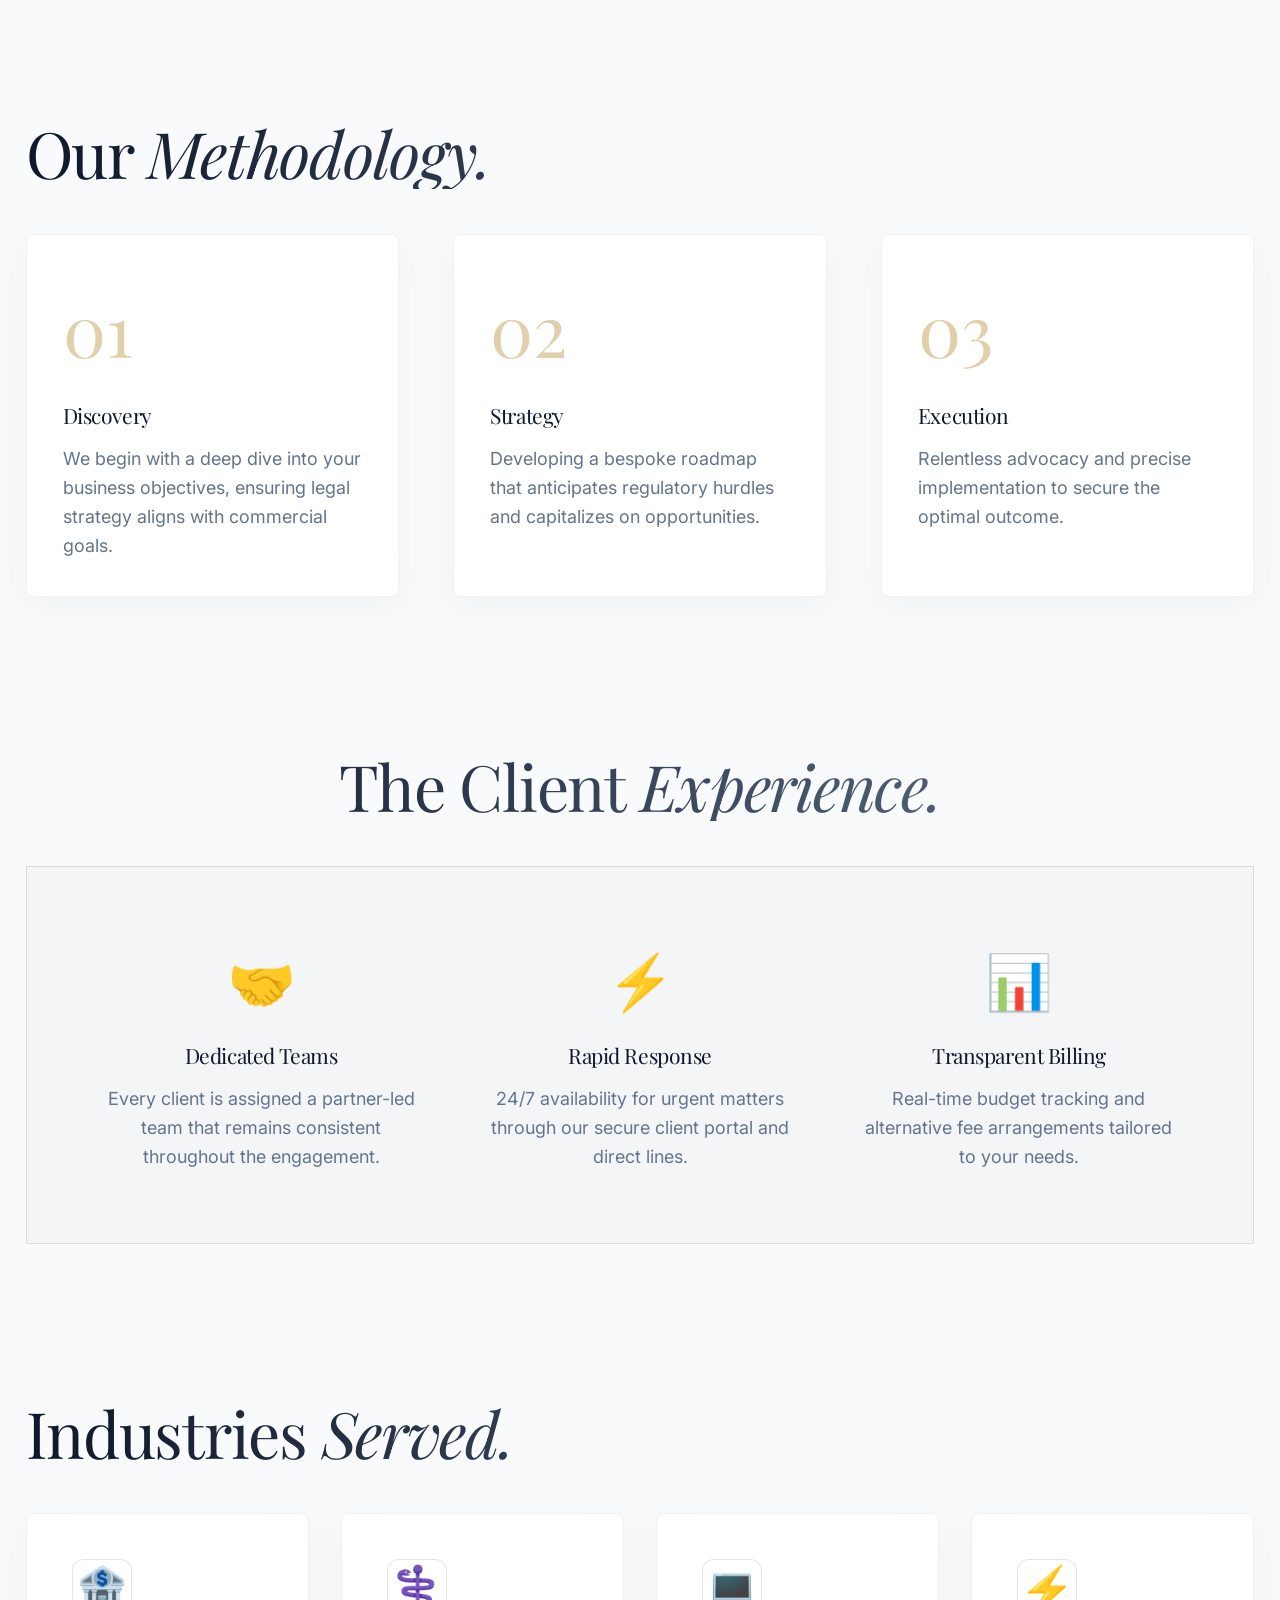
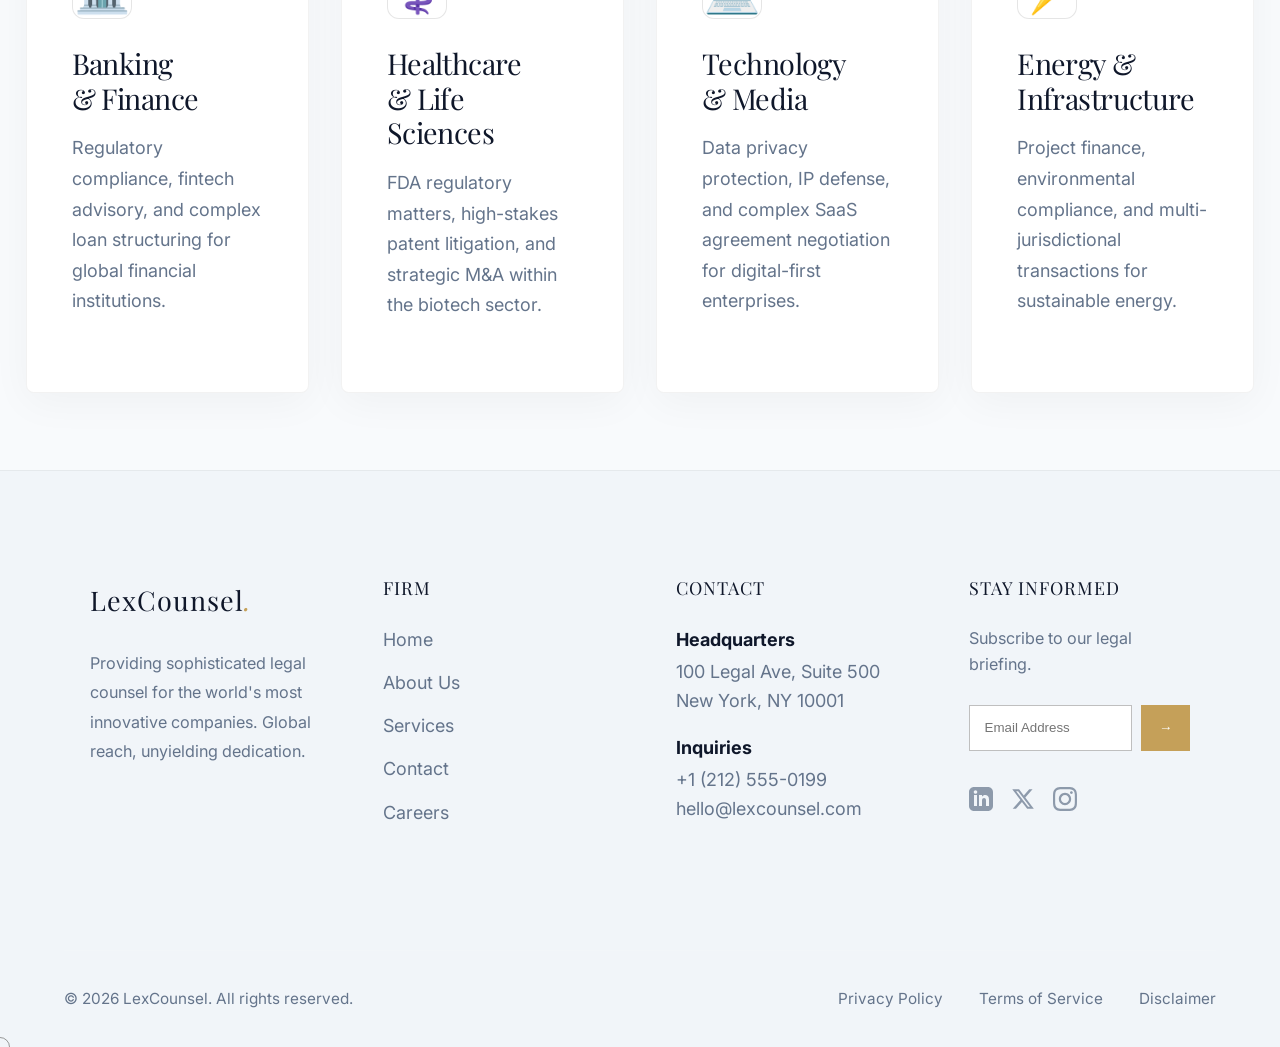
<file: services.html>
<!DOCTYPE html>
<html lang="en">

<head>
    <meta charset="UTF-8">
    <meta name="viewport" content="width=device-width, initial-scale=1.0">
    <meta name="description"
        content="Comprehensive legal services across multiple practice areas. Expert representation for your legal needs.">
    <title>Our Services - LexCounsel Legal Services</title>
    <link rel="stylesheet" href="style.css">
    <link rel="stylesheet" href="pages.css">
    <link
        href="https://fonts.googleapis.com/css2?family=Inter:wght@300;400;500;600;700;800&family=Playfair+Display:ital,wght@0,400;0,600;1,400&display=swap"
        rel="stylesheet">
    <link rel="stylesheet" href="nav-component.css">
    <link rel="stylesheet" href="rtl.css">
</head>

<body class="light-theme">
    <div class="ambient-bg">
        <div class="ambient-grid"></div>
    </div>

    <!-- Floating Navigation -->
    <nav class="navbar">
        <!-- Logo -->
        <a href="index.html" class="nav-logo">LexCounsel<span class="gold-text">.</span></a>

        <!-- Mobile Toggle -->
        <button class="mobile-toggle" aria-label="Menu">☰</button>

        <!-- Mobile Menu -->
        <div class="mobile-menu">
            <div class="mobile-dropdown">
                <a href="#" class="mobile-nav-link mobile-dropdown-header">Home <svg viewBox="0 0 24 24">
                        <path d="M7 10l5 5 5-5z" />
                    </svg></a>
                <div class="mobile-dropdown-content">
                    <a href="index.html" class="mobile-sub-link">Home 1</a>
                    <a href="home-2.html" class="mobile-sub-link">Home 2</a>
                </div>
            </div>
            <a href="about.html" class="mobile-nav-link">About Us</a>
            <a href="services.html" class="mobile-nav-link">Services</a>
            <a href="contact.html" class="mobile-nav-link">Contact</a>
            <div class="mobile-dropdown">
                <a href="#" class="mobile-nav-link mobile-dropdown-header">Dashboards <svg viewBox="0 0 24 24">
                        <path d="M7 10l5 5 5-5z" />
                    </svg></a>
                <div class="mobile-dropdown-content">
                    <a href="dashboard-user.html" class="mobile-sub-link">User Dashboard</a>
                    <a href="dashboard-admin.html" class="mobile-sub-link">Admin Dashboard</a>
                </div>
            </div>
            <a href="login.html" class="mobile-nav-link">Sign In</a>
            <!-- Mobile Actions -->
            <div class="mobile-actions">
                <button class="nav-icon-btn" id="rtlToggleMobile" aria-label="Language">
                    <svg viewBox="0 0 24 24">
                        <path
                            d="M12 2C6.48 2 2 6.48 2 12s4.48 10 10 10 10-4.48 10-10S17.52 2 12 2zm-1 17.93c-3.95-.49-7-3.85-7-7.93 0-.62.08-1.21.21-1.79L9 15v1c0 1.1.9 2 2 2v1.93zm6.9-2.54c-.26-.81-1-1.39-1.9-1.39h-1v-3c0-.55-.45-1-1-1H8v-2h2c.55 0 1-.45 1-1V7h2c1.1 0 2-.9 2-2v-.41c2.93 1.19 5 4.06 5 7.41 0 2.08-.8 3.97-2.1 5.39z" />
                    </svg>
                </button>
                <button class="nav-icon-btn" id="themeToggleMobile" aria-label="Toggle Theme">
                    <svg viewBox="0 0 24 24">
                        <path
                            d="M12 3c-4.97 0-9 4.03-9 9s4.03 9 9 9 9-4.03 9-9c0-.46-.04-.92-.1-1.36-.98 1.37-2.58 2.26-4.4 2.26-3.03 0-5.5-2.47-5.5-5.5 0-1.82.89-3.42 2.26-4.4-.44-.06-.9-.1-1.36-.1z" />
                    </svg>
                </button>
            </div>
        </div>

        <!-- Center Links -->
        <div class="nav-center">
            <div class="nav-item">
                <button class="nav-link">
                    HOME
                    <svg viewBox="0 0 24 24">
                        <path d="M7 10l5 5 5-5z" />
                    </svg>
                </button>
                <div class="dropdown-menu">
                    <a href="index.html" class="dropdown-item">Home 1</a>
                    <a href="#" class="dropdown-item">Home 2</a>
                </div>
            </div>

            <div class="nav-item">
                <a href="about.html" class="nav-link">ABOUT US</a>
            </div>

            <div class="nav-item">
                <a href="services.html" class="nav-link">SERVICES</a>
            </div>

            <div class="nav-item">
                <a href="contact.html" class="nav-link">CONTACT</a>
            </div>

            <div class="nav-item">
                <button class="nav-link">
                    DASHBOARDS
                    <svg viewBox="0 0 24 24">
                        <path d="M7 10l5 5 5-5z" />
                    </svg>
                </button>
                <div class="dropdown-menu">
                    <a href="dashboard-user.html" class="dropdown-item">User Dashboard</a>
                    <a href="dashboard-admin.html" class="dropdown-item">Admin Dashboard</a>
                </div>
            </div>


        </div>

        <!-- Right Icons -->
        <div class="nav-actions">
            <a href="login.html" class="btn-login">LOGIN</a>
            <button class="nav-icon-btn" id="rtlToggle" aria-label="Language">
                <svg viewBox="0 0 24 24">
                    <path
                        d="M12 2C6.48 2 2 6.48 2 12s4.48 10 10 10 10-4.48 10-10S17.52 2 12 2zm-1 17.93c-3.95-.49-7-3.85-7-7.93 0-.62.08-1.21.21-1.79L9 15v1c0 1.1.9 2 2 2v1.93zm6.9-2.54c-.26-.81-1-1.39-1.9-1.39h-1v-3c0-.55-.45-1-1-1H8v-2h2c.55 0 1-.45 1-1V7h2c1.1 0 2-.9 2-2v-.41c2.93 1.19 5 4.06 5 7.41 0 2.08-.8 3.97-2.1 5.39z" />
                </svg>
            </button>
            <button class="nav-icon-btn" id="themeToggle" aria-label="Toggle Theme">
                <svg viewBox="0 0 24 24">
                    <path
                        d="M12 3c-4.97 0-9 4.03-9 9s4.03 9 9 9 9-4.03 9-9c0-.46-.04-.92-.1-1.36-.98 1.37-2.58 2.26-4.4 2.26-3.03 0-5.5-2.47-5.5-5.5 0-1.82.89-3.42 2.26-4.4-.44-.06-.9-.1-1.36-.1z" />
                </svg>
            </button>
        </div>
    </nav>

    <!-- Page Hero (Adapted) -->
    <section class="page-hero">
        <div class="hero-bg-animated">
            <div class="blob blob-1"></div>
            <div class="blob blob-2"></div>
            <div class="blob blob-3"></div>
        </div>
        <div class="hero-glass-overlay"></div>
        <div class="container hero-container">
            <div class="page-hero-content">
                <h1 class="display-text res-title">Our <span class="gold-text">Expertise.</span></h1>
                <p class="section-desc"
                    style="color: var(--text-muted); font-size: 1.1rem; line-height: 1.8; margin-top: 1.5rem; max-width: 600px;">
                    At LexCounsel, we provide sophisticated, partner-led legal solutions designed to navigate the
                    complexities of modern global commerce. Our multidisciplinary approach integrates high-stakes
                    litigation, strategic corporate advisory, and bespoke private wealth management. We don't just solve
                    legal problems; we safeguard your legacy and accelerate your business interests through precision
                    analytics and unyielding advocacy.
                </p>
            </div>
            <div class="hero-visual">
                <div class="professional-plate">
                    <img src="assets/professional_hero.png" alt="Legal Excellence" class="plate-image">
                    <div class="plate-overlay"></div>
                    <div class="trust-seal">
                        <i class="fas fa-balance-scale"></i>
                        <div>
                            <span class="trust-label">Success Rate</span>
                            <span class="trust-value">98%</span>
                        </div>
                    </div>
                </div>
            </div>
        </div>
    </section>

    <!-- Sector Focus (New Section) -->
    <section class="section-premium">
        <div class="container">
            <h2 class="display-text res-title">Sector <span class="gold-text">Focus.</span></h2>

            <div style="display: grid; grid-template-columns: repeat(auto-fit, minmax(280px, 1fr)); gap: 1.5rem;">
                <div class="glass-card" style="padding: 2.5rem; border-top: 3px solid var(--primary-1);">
                    <h3 style="margin-bottom: 1rem; font-size: 1.4rem;">Financial Services</h3>
                    <p style="color: var(--text-muted); font-size: 0.95rem;">Advising banks, asset managers, and
                        fintechs on regulatory compliance and M&A.</p>
                </div>
                <div class="glass-card" style="padding: 2.5rem; border-top: 3px solid var(--primary-1);">
                    <h3 style="margin-bottom: 1rem; font-size: 1.4rem;">Healthcare & Life Sciences</h3>
                    <p style="color: var(--text-muted); font-size: 0.95rem;">Helping innovators navigate complex patent
                        landscapes and FDA regulations.</p>
                </div>
                <div class="glass-card" style="padding: 2.5rem; border-top: 3px solid var(--primary-1);">
                    <h3 style="margin-bottom: 1rem; font-size: 1.4rem;">Real Estate & Construction</h3>
                    <p style="color: var(--text-muted); font-size: 0.95rem;">Structuring high-value development deals
                        and resolving zoning disputes.</p>
                </div>
                <div class="glass-card" style="padding: 2.5rem; border-top: 3px solid var(--primary-1);">
                    <h3 style="margin-bottom: 1rem; font-size: 1.4rem;">Technology & Media</h3>
                    <p style="color: var(--text-muted); font-size: 0.95rem;">Protecting digital assets and negotiating
                        licensing agreements for global platforms.</p>
                </div>
                <div class="glass-card" style="padding: 2.5rem; border-top: 3px solid var(--primary-1);">
                    <h3 style="margin-bottom: 1rem; font-size: 1.4rem;">Energy & Infrastructure</h3>
                    <p style="color: var(--text-muted); font-size: 0.95rem;">Counseling on sustainable energy projects
                        and cross-border infrastructure deals.</p>
                </div>
                <div class="glass-card" style="padding: 2.5rem; border-top: 3px solid var(--primary-1);">
                    <h3 style="margin-bottom: 1rem; font-size: 1.4rem;">Retail & Consumer</h3>
                    <p style="color: var(--text-muted); font-size: 0.95rem;">Handling employment matters, supply chain
                        contracts, and brand protection.</p>
                </div>
            </div>
        </div>
    </section>

    <!-- Success Stories (New Section) -->
    <section class="section-premium" style="background: var(--bg-1);">
        <div class="container">
            <h2 class="display-text res-title">Client <span class="gold-text">Success.</span></h2>

            <div class="res-grid-2" style="align-items: center;">
                <div class="glass-card" style="padding: 3rem; text-align: left;" data-parallax="0.05">
                    <div style="font-size: 4rem; color: var(--primary-1); line-height: 1; margin-bottom: 2rem;">"</div>
                    <p style="font-size: 1.2rem; line-height: 1.8; color: var(--text-main); margin-bottom: 2rem;">
                        LexCounsel's strategic vision was instrumental in navigating our cross-border acquisition. Their
                        team didn't just provide legal answers; they provided business solutions.
                    </p>
                    <div style="display: flex; align-items: center; gap: 1rem;">
                        <img src="assets/leader-julian.png" alt="James Sterling"
                            style="width: 50px; height: 50px; border-radius: 50%; object-fit: cover;">
                        <div>
                            <h4 style="margin: 0;">James Sterling</h4>
                            <p style="font-size: 0.8rem; color: var(--text-muted);">CEO, Sterling Dynamics</p>
                        </div>
                    </div>
                </div>

                <div style="display: grid; gap: 2rem;">
                    <div class="glass-card" style="padding: 2rem;" data-parallax="0.1">
                        <h3 style="color: var(--primary-1); font-size: 2.5rem; margin-bottom: 0.5rem;">$4.2B</h3>
                        <p style="color: var(--text-muted);">Merger Value Secured</p>
                    </div>
                    <div class="glass-card" style="padding: 2rem; transform: translateX(20px);" data-parallax="0.2">
                        <h3 style="color: var(--primary-1); font-size: 2.5rem; margin-bottom: 0.5rem;">100%</h3>
                        <p style="color: var(--text-muted);">Litigation Success Rate (2024)</p>
                    </div>
                    <div class="glass-card" style="padding: 2rem;" data-parallax="0.1">
                        <h3 style="color: var(--primary-1); font-size: 2.5rem; margin-bottom: 0.5rem;">30+</h3>
                        <p style="color: var(--text-muted);">Countries Served</p>
                    </div>
                </div>
            </div>
        </div>
    </section>

    <!-- Services Grid -->
    <section class="section-premium">
        <div class="container">
            <!-- Corporate Law -->
            <div class="glass-card" style="margin-bottom: 4rem; border-left: 4px solid var(--primary-1);">
                <div style="display: flex; justify-content: space-between; align-items: start; margin-bottom: 2.5rem;">
                    <div>
                        <h2 class="grid-title" style="margin-bottom: 0.5rem;">Corporate & Commercial</h2>
                        <p style="color: var(--text-muted); max-width: 600px;">Providing a robust framework for global
                            operations, from seed-stage financing to multi-jurisdictional divestitures.</p>
                    </div>
                    <div class="stat-num" style="font-size: 2.5rem; opacity: 0.3;">01</div>
                </div>
                <div class="res-grid-3" style="margin-top: 1rem; row-gap: 2rem;">
                    <div class="grid-item" style="height: auto; padding: 2.5rem; background: rgba(255,255,255,0.02);">
                        <div style="font-size: 2rem; margin-bottom: 1rem;">🤝</div>
                        <h3 style="margin-bottom: 1rem;">M&A Advisory</h3>
                        <p class="grid-desc" style="opacity: 1; transform: none;">Full-lifecycle support for asset
                            purchases, share swaps, and spin-offs.</p>
                    </div>
                    <div class="grid-item" style="height: auto; padding: 2.5rem; background: rgba(255,255,255,0.02);">
                        <div style="font-size: 2rem; margin-bottom: 1rem;">📊</div>
                        <h3 style="margin-bottom: 1rem;">Capital Markets</h3>
                        <p class="grid-desc" style="opacity: 1; transform: none;">Advising on IPOs, private placements,
                            and debt restructuring.</p>
                    </div>
                    <div class="grid-item" style="height: auto; padding: 2.5rem; background: rgba(255,255,255,0.02);">
                        <div style="font-size: 2rem; margin-bottom: 1rem;">🛡️</div>
                        <h3 style="margin-bottom: 1rem;">Governance</h3>
                        <p class="grid-desc" style="opacity: 1; transform: none;">Board advisory, fiduciary duties, and
                            crisis management.</p>
                    </div>
                </div>
            </div>

            <!-- All Practice Areas Expanded -->
            <div class="res-grid-3">
                <div class="glass-card" style="padding: 2.5rem;">
                    <h3 class="gold-text"
                        style="font-size: 1.5rem; margin-bottom: 1.5rem; display: flex; align-items: center; gap: 0.8rem;">
                        <span style="font-size: 1.2rem;">⚖️</span> High-Stakes Litigation
                    </h3>
                    <ul style="list-style: none; color: var(--text-muted); line-height: 2;">
                        <li style="display: flex; justify-content: space-between;"><span>• Class Action Defense</span>
                            <span style="color: var(--primary-1); font-size: 0.7rem;">TOP TIER</span>
                        </li>
                        <li>• Securities Litigation</li>
                        <li>• White Collar Defense</li>
                        <li>• Multi-District Disputes</li>
                        <li>• Appellate Practice</li>
                        <li>• Crisis Communications</li>
                    </ul>
                </div>
                <div class="glass-card" style="padding: 2.5rem;">
                    <h3 class="gold-text"
                        style="font-size: 1.5rem; margin-bottom: 1.5rem; display: flex; align-items: center; gap: 0.8rem;">
                        <span style="font-size: 1.2rem;">💎</span> Private Client
                    </h3>
                    <ul style="list-style: none; color: var(--text-muted); line-height: 2;">
                        <li>• Family Office Counsel</li>
                        <li>• Cross-Border Tax</li>
                        <li>• Philanthropy Strategy</li>
                        <li>• Succession Planning</li>
                        <li>• Asset Protection</li>
                        <li>• Art & Luxury Assets</li>
                    </ul>
                </div>
                <div class="glass-card" style="padding: 2.5rem;">
                    <h3 class="gold-text"
                        style="font-size: 1.5rem; margin-bottom: 1.5rem; display: flex; align-items: center; gap: 0.8rem;">
                        <span style="font-size: 1.2rem;">🏢</span> Institutional RE
                    </h3>
                    <ul style="list-style: none; color: var(--text-muted); line-height: 2;">
                        <li>• Portfolio Acquisitions</li>
                        <li>• REIT Structuring</li>
                        <li>• Joint Ventures</li>
                        <li>• Hospitality & Leisure</li>
                        <li>• Environmental Risk</li>
                        <li>• Distressed Assets</li>
                    </ul>
                </div>
            </div>
        </div>
    </section>

    <!-- Specialized Tiers (New Section) -->
    <section class="section-premium" style="background: var(--bg-1);">
        <div class="container">
            <h2 class="display-text res-title" style="text-align: center;">Engagement
                <span class="gold-text">Models.</span>
            </h2>
            <div class="res-grid-3" style="gap: 2.5rem;">
                <div class="glass-card" style="padding: 3rem; text-align: center;">
                    <h4
                        style="text-transform: uppercase; letter-spacing: 2px; color: var(--primary-1); margin-bottom: 1rem;">
                        Project-Based</h4>
                    <h3 style="font-size: 2rem; margin-bottom: 2rem;">Strategic Strike</h3>
                    <p style="color: var(--text-muted); margin-bottom: 2rem;">High-intensity legal support for specific
                        transactions, cases, or regulatory filings with fixed milestones.</p>
                    <a href="contact.html" class="btn-magnetic" style="padding: 1rem 2rem; font-size: 0.75rem;">Inquire
                        Now</a>
                </div>
                <div class="glass-card"
                    style="padding: 3rem; text-align: center; border: 1px solid var(--primary-1); background: rgba(197, 160, 89, 0.05); transform: scale(1.05);">
                    <div
                        style="background: var(--primary-1); color: #000; font-size: 0.7rem; font-weight: 800; padding: 4px 12px; border-radius: 20px; display: inline-block; margin-bottom: 1.5rem;">
                        MOST SELECTED</div>
                    <h4
                        style="text-transform: uppercase; letter-spacing: 2px; color: var(--primary-1); margin-bottom: 1rem;">
                        Retainer</h4>
                    <h3 style="font-size: 2rem; margin-bottom: 2rem;">External General Counsel</h3>
                    <p style="color: var(--text-muted); margin-bottom: 2rem;">Ongoing, prioritized access to our full
                        global workforce for day-to-day advisory and long-term risk management.</p>
                    <a href="contact.html" class="btn-magnetic"
                        style="padding: 1rem 2rem; font-size: 0.75rem; background: var(--primary-1); color: #000;">Download
                        Prospectus</a>
                </div>
                <div class="glass-card" style="padding: 3rem; text-align: center;">
                    <h4
                        style="text-transform: uppercase; letter-spacing: 2px; color: var(--primary-1); margin-bottom: 1rem;">
                        Consultative</h4>
                    <h3 style="font-size: 2rem; margin-bottom: 2rem;">Specialized Advisory</h3>
                    <p style="color: var(--text-muted); margin-bottom: 2rem;">Hourly or flat-fee consultation for
                        complex legal opinions, board sessions, or internal audits.</p>
                    <a href="contact.html" class="btn-magnetic" style="padding: 1rem 2rem; font-size: 0.75rem;">Request
                        Briefing</a>
                </div>
            </div>
        </div>
    </section>

    <!-- Strategic Approach (New Content) -->
    <section class="section-premium" style="background: var(--bg-1);">
        <div class="container">
            <h2 class="display-text res-title">Our <span class="gold-text">Methodology.</span></h2>
            <div style="display: grid; grid-template-columns: repeat(auto-fit, minmax(300px, 1fr)); gap: 3rem;">
                <div class="glass-card" style="padding: 2rem;">
                    <span
                        style="font-size: 4rem; color: var(--primary-1); font-family: 'Playfair Display', serif; opacity: 0.5;">01</span>
                    <h3 style="margin: 1rem 0;">Discovery</h3>
                    <p style="color: var(--text-muted);">We begin with a deep dive into your business objectives,
                        ensuring legal strategy aligns with commercial goals.</p>
                </div>
                <div class="glass-card" style="padding: 2rem;">
                    <span
                        style="font-size: 4rem; color: var(--primary-1); font-family: 'Playfair Display', serif; opacity: 0.5;">02</span>
                    <h3 style="margin: 1rem 0;">Strategy</h3>
                    <p style="color: var(--text-muted);">Developing a bespoke roadmap that anticipates regulatory
                        hurdles and capitalizes on opportunities.</p>
                </div>
                <div class="glass-card" style="padding: 2rem;">
                    <span
                        style="font-size: 4rem; color: var(--primary-1); font-family: 'Playfair Display', serif; opacity: 0.5;">03</span>
                    <h3 style="margin: 1rem 0;">Execution</h3>
                    <p style="color: var(--text-muted);">Relentless advocacy and precise implementation to secure the
                        optimal outcome.</p>
                </div>
            </div>
        </div>
    </section>

    <!-- The Client Experience (New Section) -->
    <section class="section-premium">
        <div class="container">
            <h2 class="display-text res-title" style="text-align: center;">The Client <span
                    class="gold-text">Experience.</span></h2>

            <div style="background: var(--surface-light); padding: 4rem; border: 1px solid var(--border-glass);">
                <div style="display: grid; grid-template-columns: repeat(auto-fit, minmax(250px, 1fr)); gap: 3rem;">
                    <div style="text-align: center;">
                        <div style="font-size: 3rem; margin-bottom: 1rem;">🤝</div>
                        <h3 style="margin-bottom: 1rem;">Dedicated Teams</h3>
                        <p style="color: var(--text-muted);">Every client is assigned a partner-led team that remains
                            consistent throughout the engagement.</p>
                    </div>
                    <div style="text-align: center;">
                        <div style="font-size: 3rem; margin-bottom: 1rem;">⚡</div>
                        <h3 style="margin-bottom: 1rem;">Rapid Response</h3>
                        <p style="color: var(--text-muted);">24/7 availability for urgent matters through our secure
                            client portal and direct lines.</p>
                    </div>
                    <div style="text-align: center;">
                        <div style="font-size: 3rem; margin-bottom: 1rem;">📊</div>
                        <h3 style="margin-bottom: 1rem;">Transparent Billing</h3>
                        <p style="color: var(--text-muted);">Real-time budget tracking and alternative fee arrangements
                            tailored to your needs.</p>
                    </div>
                </div>
            </div>
        </div>
    </section>

    <!-- New Section: Industry Verticals -->
    <section class="section-premium">
        <div class="container">
            <h2 class="display-text res-title">Industries <span class="gold-text">Served.</span></h2>

            <div class="res-grid-4" style="margin-top: 0;">
                <!-- Banking -->
                <div class="glass-card"
                    style="padding: 2.5rem; display: flex; flex-direction: column; gap: 1.5rem; min-height: 480px;">
                    <div
                        style="font-size: 2.5rem; width: 60px; height: 60px; background: var(--surface-glass); border-radius: 12px; display: flex; align-items: center; justify-content: center; border: 1px solid var(--border-glass);">
                        🏦</div>
                    <div>
                        <h3 style="font-size: 1.6rem; margin-bottom: 1rem; color: var(--text-main); line-height: 1.2;">
                            Banking <br>& Finance</h3>
                        <p style="color: var(--text-muted); font-size: 1rem; line-height: 1.7;">Regulatory compliance,
                            fintech advisory, and complex loan structuring for global financial institutions.</p>
                    </div>
                </div>
                <!-- Healthcare -->
                <div class="glass-card"
                    style="padding: 2.5rem; display: flex; flex-direction: column; gap: 1.5rem; min-height: 480px;">
                    <div
                        style="font-size: 2.5rem; width: 60px; height: 60px; background: var(--surface-glass); border-radius: 12px; display: flex; align-items: center; justify-content: center; border: 1px solid var(--border-glass);">
                        ⚕️</div>
                    <div>
                        <h3 style="font-size: 1.6rem; margin-bottom: 1rem; color: var(--text-main); line-height: 1.2;">
                            Healthcare <br>& Life Sciences</h3>
                        <p style="color: var(--text-muted); font-size: 1rem; line-height: 1.7;">FDA regulatory matters,
                            high-stakes patent litigation, and strategic M&A within the biotech sector.</p>
                    </div>
                </div>
                <!-- Tech -->
                <div class="glass-card"
                    style="padding: 2.5rem; display: flex; flex-direction: column; gap: 1.5rem; min-height: 480px;">
                    <div
                        style="font-size: 2.5rem; width: 60px; height: 60px; background: var(--surface-glass); border-radius: 12px; display: flex; align-items: center; justify-content: center; border: 1px solid var(--border-glass);">
                        💻</div>
                    <div>
                        <h3 style="font-size: 1.6rem; margin-bottom: 1rem; color: var(--text-main); line-height: 1.2;">
                            Technology <br>& Media</h3>
                        <p style="color: var(--text-muted); font-size: 1rem; line-height: 1.7;">Data privacy protection,
                            IP defense, and complex SaaS agreement negotiation for digital-first enterprises.</p>
                    </div>
                </div>
                <!-- Energy -->
                <div class="glass-card"
                    style="padding: 2.5rem; display: flex; flex-direction: column; gap: 1.5rem; min-height: 480px;">
                    <div
                        style="font-size: 2.5rem; width: 60px; height: 60px; background: var(--surface-glass); border-radius: 12px; display: flex; align-items: center; justify-content: center; border: 1px solid var(--border-glass);">
                        ⚡</div>
                    <div>
                        <h3 style="font-size: 1.6rem; margin-bottom: 1rem; color: var(--text-main); line-height: 1.2;">
                            Energy & <br>Infrastructure</h3>
                        <p style="color: var(--text-muted); font-size: 1rem; line-height: 1.7;">Project finance,
                            environmental compliance, and multi-jurisdictional transactions for sustainable energy.</p>
                    </div>
                </div>
            </div>
        </div>
    </section>

    <!-- Footer (Professional) -->
    <footer class="footer-premium" style="padding: 6rem 5% 2rem; background: #0b0b0b;">
        <div class="container"
            style="display: grid; grid-template-columns: repeat(auto-fit, minmax(200px, 1fr)); gap: 4rem;">

            <!-- Column 1: Brand Info -->
            <div style="max-width: 300px;">
                <a href="index.html" class="nav-logo"
                    style="font-size: 1.5rem; margin-bottom: 1.5rem; display: block;">LexCounsel<span
                        class="gold-text">.</span></a>
                <p style="color: var(--text-muted); line-height: 1.8; font-size: 0.9rem; margin-bottom: 2rem;">
                    Providing sophisticated legal counsel for the world's most innovative companies. Global reach,
                    unyielding dedication.
                </p>
            </div>

            <!-- Column 2: Quick Links -->
            <div>
                <h4
                    style="color: #fff; margin-bottom: 1.5rem; font-size: 1rem; text-transform: uppercase; letter-spacing: 1px;">
                    Firm</h4>
                <ul style="list-style: none; padding: 0;">
                    <li style="margin-bottom: 0.8rem;"><a href="index.html"
                            style="color: var(--text-muted); text-decoration: none;">Home</a></li>
                    <li style="margin-bottom: 0.8rem;"><a href="about.html"
                            style="color: var(--text-muted); text-decoration: none;">About Us</a></li>
                    <li style="margin-bottom: 0.8rem;"><a href="services.html"
                            style="color: var(--text-muted); text-decoration: none;">Services</a></li>
                    <li style="margin-bottom: 0.8rem;"><a href="contact.html"
                            style="color: var(--text-muted); text-decoration: none;">Contact</a></li>
                    <li style="margin-bottom: 0.8rem;"><a href="#"
                            style="color: var(--text-muted); text-decoration: none;">Careers</a></li>
                </ul>
            </div>

            <!-- Column 3: Contact -->
            <div>
                <h4
                    style="color: #fff; margin-bottom: 1.5rem; font-size: 1rem; text-transform: uppercase; letter-spacing: 1px;">
                    Contact</h4>
                <ul style="list-style: none; padding: 0;">
                    <li style="margin-bottom: 1rem; color: var(--text-muted);">
                        <strong style="color: #fff; display: block; margin-bottom: 0.2rem;">Headquarters</strong>
                        100 Legal Ave, Suite 500<br>New York, NY 10001
                    </li>
                    <li style="margin-bottom: 1rem; color: var(--text-muted);">
                        <strong style="color: #fff; display: block; margin-bottom: 0.2rem;">Inquiries</strong>
                        +1 (212) 555-0199<br>hello@lexcounsel.com
                    </li>
                </ul>
            </div>

            <!-- Column 4: Newsletter & Social -->
            <div>
                <h4
                    style="color: #fff; margin-bottom: 1.5rem; font-size: 1rem; text-transform: uppercase; letter-spacing: 1px;">
                    Stay Informed</h4>
                <p style="color: var(--text-muted); font-size: 0.9rem; margin-bottom: 1.5rem;">Subscribe to our legal
                    briefing.</p>
                <form style="display: flex; gap: 0.5rem; margin-bottom: 2rem;">
                    <input type="email" placeholder="Email Address"
                        style="background: rgba(255,255,255,0.05); border: 1px solid var(--border-glass); padding: 0.8rem; color: #fff; width: 100%;">
                    <button type="submit"
                        style="background: var(--primary-1); border: none; color: #fff; padding: 0 1rem; cursor: pointer;">&rarr;</button>
                </form>

                <div style="display: flex; gap: 1rem;">
                    <a href="#" style="color: #fff; text-decoration: none; opacity: 0.7;" aria-label="LinkedIn">
                        <svg width="24" height="24" fill="currentColor" viewBox="0 0 24 24">
                            <path
                                d="M19 0h-14c-2.761 0-5 2.239-5 5v14c0 2.761 2.239 5 5 5h14c2.762 0 5-2.239 5-5v-14c0-2.761-2.238-5-5-5zm-11 19h-3v-11h3v11zm-1.5-12.268c-.966 0-1.75-.79-1.75-1.764s.784-1.764 1.75-1.764 1.75.79 1.75 1.764-.783 1.764-1.75 1.764zm13.5 12.268h-3v-5.604c0-3.368-4-3.113-4 0v5.604h-3v-11h3v1.765c1.396-2.586 7-2.777 7 2.476v6.759z" />
                        </svg>
                    </a>
                    <a href="#" style="color: #fff; text-decoration: none; opacity: 0.7;" aria-label="Twitter">
                        <svg width="24" height="24" fill="currentColor" viewBox="0 0 24 24">
                            <path
                                d="M18.244 2.25h3.308l-7.227 8.26 8.502 11.24H16.17l-5.214-6.817L4.99 21.75H1.68l7.73-8.835L1.254 2.25H8.08l4.713 6.231zm-1.161 17.52h1.833L7.084 4.126H5.117z" />
                        </svg>
                    </a>
                    <a href="#" style="color: #fff; text-decoration: none; opacity: 0.7;" aria-label="Instagram">
                        <svg width="24" height="24" fill="currentColor" viewBox="0 0 24 24">
                            <path
                                d="M12 2.163c3.204 0 3.584.012 4.85.07 3.252.148 4.771 1.691 4.919 4.919.058 1.265.069 1.645.069 4.849 0 3.205-.012 3.584-.069 4.849-.149 3.225-1.664 4.771-4.919 4.919-1.266.058-1.644.07-4.85.07-3.204 0-3.584-.012-4.849-.07-3.26-.149-4.771-1.699-4.919-4.92-.058-1.265-.07-1.644-.07-4.849 0-3.204.013-3.583.07-4.849.149-3.227 1.664-4.771 4.919-4.919 1.266-.057 1.645-.069 4.849-.069zm0-2.163c-3.259 0-3.667.014-4.947.072-4.358.2-6.78 2.618-6.98 6.98-.059 1.281-.073 1.689-.073 4.948 0 3.259.014 3.668.072 4.948.2 4.358 2.618 6.78 6.98 6.98 1.281.058 1.689.072 4.948.072 3.259 0 3.668-.014 4.948-.072 4.354-.2 6.782-2.618 6.979-6.98.059-1.28.073-1.689.073-4.948 0-3.259-.014-3.667-.072-4.947-.196-4.354-2.617-6.78-6.979-6.98-1.281-.059-1.69-.073-4.949-.073zm0 5.838c-3.403 0-6.162 2.759-6.162 6.162s2.759 6.163 6.162 6.163 6.162-2.759 6.162-6.163c0-3.403-2.759-6.162-6.162-6.162zm0 10.162c-2.209 0-4-1.79-4-4 0-2.209 1.791-4 4-4s4 1.791 4 4c0 2.21-1.791 4-4 4zm6.406-11.845c-.796 0-1.441.645-1.441 1.44s.645 1.44 1.441 1.44c.795 0 1.439-.645 1.439-1.44s-.644-1.44-1.439-1.44z" />
                        </svg>
                    </a>
                </div>
            </div>
        </div>

        <!-- Bottom Bar -->
        <div
            style="margin-top: 6rem; padding-top: 2rem; border-top: 1px solid rgba(255,255,255,0.05); display: flex; justify-content: space-between; flex-wrap: wrap; gap: 1rem; font-size: 0.85rem; color: var(--text-muted);">
            <div>&copy; 2026 LexCounsel. All rights reserved.</div>
            <div style="display: flex; gap: 2rem;">
                <a href="#" style="color: var(--text-muted); text-decoration: none;">Privacy Policy</a>
                <a href="#" style="color: var(--text-muted); text-decoration: none;">Terms of Service</a>
                <a href="#" style="color: var(--text-muted); text-decoration: none;">Disclaimer</a>
            </div>
        </div>
    </footer>

    <script src="main.js"></script>
</body>

</html>
</file>
<file: style.css>
/* ===================================
   PREMIUM LUXURY DESIGN SYSTEM
   =================================== */

:root {
    /* Theme 1 - LexCounsel (Luxury Navy & Gold) */
    --primary-1: #c5a059;
    --primary-dark-1: #b08d55;
    --primary-light-1: #e6c88b;
    --secondary-1: #0f172a;
    --accent-1: #334155;
    --bg-1: #020617;

    /* Theme 2 - JusticeHub (High-Tech Charcoal & Neon) */
    --primary-2: #2dd4bf;
    --primary-dark-2: #0d9488;
    --primary-light-2: #5eead4;
    --secondary-2: #18181b;
    --accent-2: #f43f5e;
    --bg-2: #09090b;

    /* Universal Premium Colors */
    --surface-light: rgba(255, 255, 255, 0.03);
    --surface-glass: rgba(255, 255, 255, 0.05);
    --border-glass: rgba(255, 255, 255, 0.18);
    --text-main: #ffffff;
    --text-muted: #94a3b8;

    /* Fluid Spacing System - Auto-scales with viewport */
    --container-max: 1600px;
    --spacing-xs: clamp(0.5rem, 1vw, 0.75rem);
    --spacing-sm: clamp(1rem, 2vw, 1.5rem);
    --spacing-md: clamp(2rem, 4vw, 3rem);
    --spacing-lg: clamp(4rem, 6vw, 6rem);
    --spacing-xl: clamp(6rem, 10vw, 10rem);
    
    /* Fluid Font Sizes */
    --font-xs: clamp(0.75rem, 1.5vw, 0.875rem);
    --font-sm: clamp(0.875rem, 2vw, 1rem);
    --font-base: clamp(1rem, 2.5vw, 1.125rem);
    --font-lg: clamp(1.125rem, 3vw, 1.25rem);
    --font-xl: clamp(1.5rem, 4vw, 2rem);
    --font-2xl: clamp(2rem, 5vw, 3rem);
    --font-3xl: clamp(2.5rem, 6vw, 4rem);
    --font-4xl: clamp(3rem, 8vw, 5rem);

    /* Animation Easing */
    --ease-out-expo: cubic-bezier(0.19, 1, 0.22, 1);
    --ease-in-out: cubic-bezier(0.4, 0, 0.2, 1);
    
    /* Responsive Breakpoints (for reference) */
    --breakpoint-xs: 320px;
    --breakpoint-sm: 480px;
    --breakpoint-md: 768px;
    --breakpoint-lg: 1024px;
    --breakpoint-xl: 1280px;
    --breakpoint-2xl: 1536px;
    --breakpoint-3xl: 1920px;
}

/* Base Setup */
* {
    margin: 0;
    padding: 0;
    box-sizing: border-box;
}

html {
    font-size: 16px;
    scroll-behavior: smooth;
    overflow-x: hidden;
    margin: 0;
    padding: 0;
}

/* iPad fix - ensure no padding */
@media (min-width: 768px) and (max-width: 1023px) {
    html {
        margin: 0 !important;
        padding: 0 !important;
        overflow-x: hidden !important;
    }
}

body {
    font-family: 'Inter', sans-serif;
    background-color: var(--bg-1);
    color: var(--text-main);
    line-height: 1.6;
    overflow-x: hidden;
    position: relative;
    min-height: 100vh;
    -webkit-font-smoothing: antialiased;
    -moz-osx-font-smoothing: grayscale;
}

/* Smooth responsive behavior for key elements */
.container,
.glass-card,
.section-premium,
h1, h2, h3, h4, h5, h6,
.display-text,
.res-title {
    transition: padding 0.2s ease-out, margin 0.2s ease-out, font-size 0.2s ease-out;
}

/* Noise Texture */
body::before {
    content: "";
    position: fixed;
    top: 0;
    left: 0;
    width: 100%;
    height: 100%;
    background-image: url("data:image/svg+xml,%3Csvg viewBox='0 0 200 200' xmlns='http://www.w3.org/2000/svg'%3E%3Cfilter id='noiseFilter'%3E%3CfeTurbulence type='fractalNoise' baseFrequency='0.65' numOctaves='3' stitchTiles='stitch'/%3E%3C/filter%3E%3Crect width='100%25' height='100%25' filter='url(%23noiseFilter)' opacity='0.05'/%3E%3C/svg%3E");
    pointer-events: none;
    z-index: 9999;
}

/* Typeography */
h1,
h2,
h3,
h4,
h5,
h6 {
    font-family: 'Playfair Display', serif;
    font-weight: 400;
    letter-spacing: -0.02em;
    line-height: 1.1;
}

.display-text {
    font-size: clamp(4rem, 8vw, 8rem);
    background: linear-gradient(to right, #fff, #94a3b8);
    -webkit-background-clip: text;
    -webkit-text-fill-color: transparent;
    background-clip: text;
    margin-bottom: 2.5rem;
    /* Increased to fix descender overlap */
    line-height: 1.2;
    /* Increased for better vertical spacing */
    opacity: 1;
    transform: none;
}

.light-theme .display-text {
    background: linear-gradient(to right, var(--text-main), var(--text-muted));
    -webkit-background-clip: text;
    -webkit-text-fill-color: transparent;
    background-clip: text;
}

.gold-text {
    color: var(--primary-1);
    font-style: italic;
}

/* Custom Cursor */
.cursor {
    width: 20px;
    height: 20px;
    border: 1px solid rgba(255, 255, 255, 0.4);
    border-radius: 50%;
    position: fixed;
    pointer-events: none;
    z-index: 10000;
    transform: translate(-50%, -50%);
    transition: width 0.3s, height 0.3s, background-color 0.3s;
    mix-blend-mode: difference;
}

.cursor.hovered {
    width: 50px;
    height: 50px;
    background-color: rgba(255, 255, 255, 0.1);
    border-color: transparent;
    backdrop-filter: blur(2px);
}

/* Navigation - Floating Island Style */
.navbar {
    position: fixed;
    top: 2rem;
    left: 50%;
    transform: translateX(-50%);
    width: 90%;
    max-width: 1400px;
    padding: 1rem 2rem;
    background: rgba(15, 23, 42, 0.6);
    backdrop-filter: blur(20px);
    border: 1px solid var(--border-glass);
    border-radius: 100px;
    z-index: 1000;
    display: flex;
    justify-content: space-between;
    align-items: center;
    transition: all 0.5s var(--ease-out-expo);
}

.navbar.scrolled {
    top: 1rem;
    padding: 0.8rem 2rem;
    background: rgba(2, 6, 23, 0.9);
}

.nav-logo {
    font-family: 'Playfair Display', serif;
    font-size: 1.5rem;
    color: #fff;
    text-decoration: none;
    letter-spacing: 1px;
}

.nav-links {
    display: flex;
    gap: 2rem;
}

.nav-btn {
    text-decoration: none;
    color: var(--text-muted);
    font-size: 0.9rem;
    font-weight: 500;
    text-transform: uppercase;
    letter-spacing: 0.1em;
    transition: color 0.3s;
    position: relative;
    background: none;
    border: none;
    cursor: pointer;
}

.nav-btn::after {
    content: '';
    position: absolute;
    bottom: -5px;
    left: 0;
    width: 0%;
    height: 1px;
    background: var(--primary-1);
    transition: width 0.3s var(--ease-out-expo);
}

.nav-btn:hover {
    color: #fff;
}

.nav-btn:hover::after {
    width: 100%;
}

/* Magnetic Button */
.btn-magnetic {
    display: inline-block;
    padding: 1.5rem 3rem;
    background: transparent;
    border: 1px solid var(--border-glass);
    border-radius: 50px;
    color: #fff;
    text-transform: uppercase;
    letter-spacing: 0.1em;
    font-size: 0.8rem;
    font-weight: 600;
    text-decoration: none;
    position: relative;
    overflow: hidden;
    transition: all 0.3s;
}

.btn-magnetic::before {
    content: '';
    position: absolute;
    top: 0;
    left: 0;
    width: 100%;
    height: 100%;
    background: var(--primary-1);
    transform: scaleX(0);
    transform-origin: right;
    transition: transform 0.5s var(--ease-out-expo);
    z-index: -1;
}

.btn-magnetic:hover {
    border-color: transparent;
    color: #000;
}


.btn-magnetic:hover::before {
    transform: scaleX(1);
    transform-origin: left;
}

.light-theme .btn-magnetic {
    color: var(--text-main);
    border-color: var(--primary-1);
}

.light-theme .btn-magnetic:hover {
    color: #000;
}


/* Hero Section */
.hero-cinematic {
    height: 100vh;
    display: flex;
    align-items: center;
    justify-content: center;
    position: relative;
    padding-top: 5rem;
}

/* Mesh Gradient Background */
.mesh-bg {
    position: absolute;
    top: 0;
    left: 0;
    width: 100%;
    height: 100%;
    z-index: -1;
    overflow: hidden;
    background: radial-gradient(at 0% 0%, hsla(253, 16%, 7%, 1) 0, transparent 50%),
        radial-gradient(at 50% 0%, hsla(225, 39%, 30%, 1) 0, transparent 50%),
        radial-gradient(at 100% 0%, hsla(339, 49%, 30%, 1) 0, transparent 50%);
    opacity: 0.4;
    animation: meshPulse 15s infinite ease-in-out alternate;
}

@keyframes meshPulse {
    0% {
        transform: scale(1);
        filter: hue-rotate(0deg);
    }

    100% {
        transform: scale(1.1);
        filter: hue-rotate(15deg);
    }
}

.hero-content {
    text-align: center;
    max-width: 1000px;
    z-index: 1;
}

.hero-subtitle {
    color: var(--primary-1);
    text-transform: uppercase;
    letter-spacing: 0.3em;
    font-size: 0.9rem;
    margin-bottom: 1rem;
    opacity: 0;
    animation: fadeUp 1s forwards 0.5s;
}

/* Practice Grid */
.section-premium {
    padding: var(--spacing-xl) 5%;
}

.grid-asymmetric {
    display: grid;
    grid-template-columns: repeat(12, 1fr);
    gap: 2rem;
    margin-top: var(--spacing-lg);
}

.grid-item {
    grid-column: span 4;
    height: 400px;
    background: var(--surface-light);
    border: 1px solid var(--border-glass);
    border-radius: 4px;
    padding: 2rem;
    position: relative;
    overflow: hidden;
    transition: all 0.5s var(--ease-out-expo);
    display: flex;
    flex-direction: column;
    justify-content: flex-end;
}

.grid-item:nth-child(2) {
    grid-column: span 8;
}

.grid-item:hover {
    background: var(--surface-glass);
    transform: translateY(-10px);
    border-color: var(--primary-1);
}

.grid-icon {
    font-size: 2rem;
    margin-bottom: 1rem;
    color: var(--primary-1);
}

.grid-title {
    font-size: 1.5rem;
    margin-bottom: 0.5rem;
}

.grid-desc {
    color: var(--text-muted);
    font-size: 0.9rem;
    opacity: 0;
    transform: translateY(20px);
    transition: all 0.3s;
}

.grid-item:hover .grid-desc {
    opacity: 1;
    transform: translateY(0);
}

.grid-watermark {
    position: absolute;
    top: 0rem;
    right: 1.5rem;
    font-family: 'Playfair Display', serif;
    font-size: 6rem;
    font-weight: 700;
    color: var(--text-main);
    opacity: 0.05;
    line-height: 1;
    pointer-events: none;
    transition: all 0.5s ease;
}

.grid-item:hover .grid-watermark {
    opacity: 0.1;
    transform: translateY(10px);
}

/* Stats Ribbon */
.stats-ribbon {
    background: var(--secondary-1);
    padding: var(--spacing-lg) 0;
    border-top: 1px solid var(--border-glass);
    border-bottom: 1px solid var(--border-glass);
    position: relative;
    overflow: hidden;
}

.stats-container {
    display: flex;
    justify-content: space-around;
    max-width: 1400px;
    margin: 0 auto;
}

.stat-premium {
    text-align: center;
}

.stat-num {
    font-family: 'Playfair Display', serif;
    font-size: 5rem;
    color: var(--primary-1);
    line-height: 1;
    display: block;
}

.stat-label {
    text-transform: uppercase;
    letter-spacing: 0.2em;
    font-size: 0.8rem;
    color: var(--text-muted);
}

/* Footer Premium */
.footer-premium {
    background: #000;
    padding: var(--spacing-xl) 5% var(--spacing-md);
    border-top: 1px solid var(--border-glass);
}

.footer-logo-large {
    font-size: 10vw;
    font-family: 'Playfair Display', serif;
    color: #fff;
    opacity: 0.1;
    line-height: 1;
    margin-bottom: var(--spacing-lg);
    display: block;
    text-align: center;
}

/* Animations */
@keyframes fadeUp {
    from {
        opacity: 0;
        transform: translateY(20px);
    }

    to {
        opacity: 1;
        transform: translateY(0);
    }
}

@keyframes floatBasic {
    0% {
        transform: translateY(0px);
    }

    50% {
        transform: translateY(-15px);
    }

    100% {
        transform: translateY(0px);
    }
}

/* Light Theme */
.light-theme {
    background-color: #f8fafc;
    color: #0f172a;
    --text-main: #0f172a;
    --text-muted: #64748b;
    --surface-light: rgba(0, 0, 0, 0.03);
    --border-glass: rgba(0, 0, 0, 0.2);
}

.light-theme .navbar {
    background: rgba(255, 255, 255, 0.8);
}

/* Responsive */
@media (max-width: 768px) {
    .grid-item {
        grid-column: span 12 !important;
        height: auto !important;
        min-height: 300px;
    }

    .display-text {
        font-size: 2.8rem;
    }

    .stats-container {
        flex-direction: column;
        gap: 2rem;
    }

    .navbar,
    .navbar.scrolled {
        width: 100% !important;
        border-radius: 0 !important;
        top: 0 !important;
        transform: translate(0) !important;
        left: 0 !important;
        padding: 1rem !important;
        margin-top: 0 !important;
    }

    .section-premium {
        padding: 4rem 0;
    }

    .grid-asymmetric {
        display: grid !important;
        grid-template-columns: 1fr !important;
        gap: 1.5rem !important;
        margin-top: 2rem !important;
    }

    .grid-title {
        font-size: 1.5rem !important;
    }

    .grid-watermark {
        font-size: 4rem;
        right: 1rem;
    }

    .footer-premium {
        padding: 4rem 1.5rem 2rem !important;
    }
}

/* ===================================
   LEGACY COMPATIBILITY & UTILITIES
   (Restored for compatibility with internal pages)
   =================================== */

:root {
    --bg-primary: var(--bg-1);
    --bg-secondary: #0f172a;
    --bg-tertiary: #1e293b;

    --text-primary: var(--text-main);
    --text-secondary: var(--text-muted);

    --glass-bg: var(--surface-glass);
    --glass-border: var(--border-glass);
    --shadow-color: rgba(0, 0, 0, 0.5);

    --primary: var(--primary-1);
    --secondary: var(--secondary-1);
    --accent: var(--accent-1);

    --radius-lg: 4px;
    --radius-md: 4px;
    --radius-sm: 2px;

    --transition-normal: 0.3s cubic-bezier(0.19, 1, 0.22, 1);
}

/* Container */
.container {
    width: 100%;
    max-width: 1400px;
    margin: 0 auto;
    padding: 0 2rem;
}

@media (max-width: 768px) {
    .container {
        padding: 0 1.5rem;
    }
}

/* Section */
.section {
    padding: 6rem 0;
}

/* Buttons */
.btn {
    display: inline-flex;
    align-items: center;
    justify-content: center;
    padding: 1rem 2rem;
    border-radius: 4rem;
    font-weight: 600;
    text-decoration: none;
    transition: all 0.3s;
    cursor: pointer;
    border: none;
    text-transform: uppercase;
    font-size: 0.9rem;
    letter-spacing: 0.05em;
}

.btn-primary {
    background: var(--primary-1);
    color: #fff;
    box-shadow: 0 4px 15px rgba(197, 160, 89, 0.3);
}

.btn-primary:hover {
    background: var(--primary-light-1);
    transform: translateY(-2px);
}

.btn-secondary {
    background: transparent;
    border: 1px solid var(--border-glass);
    color: var(--text-main);
}

.btn-secondary:hover {
    border-color: var(--primary-1);
    color: var(--primary-1);
}

/* Legacy Card */
.glass-card {
    background: var(--surface-light);
    border: 1px solid var(--border-glass);
    backdrop-filter: blur(20px);
    border-radius: 8px;
    padding: 2rem;
}

/* Legacy Footer */
.footer {
    background: #000;
    padding: 4rem 0 2rem;
    border-top: 1px solid var(--border-glass);
}

.footer-grid {
    display: grid;
    grid-template-columns: repeat(auto-fit, minmax(250px, 1fr));
    gap: 3rem;
}

.footer-col h4 {
    color: #fff;
    margin-bottom: 1.5rem;
}

.footer-links {
    list-style: none;
}

.footer-links li {
    margin-bottom: 0.8rem;
}

.footer-links a {
    color: var(--text-muted);
    text-decoration: none;
    transition: color 0.3s;
}

.footer-links a:hover {
    color: var(--primary-1);
}

/* Internal Page Specifics */
.page-hero {
    padding-top: 14rem;
    padding-bottom: 6rem;
    text-align: center;
}

/* Light Mode Compat */
.light-theme {
    --bg-1: #f3f4f6;
    /* Light gray background */
    --surface-light: #ffffff;
    /* White surface */
    --surface-glass: rgba(255, 255, 255, 0.7);
    --border-glass: rgba(0, 0, 0, 0.2);
    --text-main: #0f172a;
    /* Dark text */
    --text-muted: #64748b;
    --primary-1: #c5a059;

    /* Ensure old vars map too if used */
    --bg-primary: #f8fafc;
    --bg-secondary: #ffffff;
    --glass-bg: rgba(255, 255, 255, 0.8);
    --text-primary: #0f172a;
    --text-secondary: #64748b;
}

.light-theme .nav-logo {
    color: var(--text-main);
}

.light-theme .hero-subtitle {
    color: var(--primary-1);
}

.light-theme .display-text {
    background: linear-gradient(135deg, #0f172a, #334155);
    -webkit-background-clip: text;
    -webkit-text-fill-color: transparent;
    background-clip: text;
}

.light-theme .glass-card {
    background: #ffffff;
    box-shadow: 0 4px 6px -1px rgba(0, 0, 0, 0.1), 0 2px 4px -1px rgba(0, 0, 0, 0.06);
    border: 1px solid rgba(0, 0, 0, 0.15);
}

.light-theme .btn-magnetic {
    color: var(--text-main);
    border-color: rgba(0, 0, 0, 0.2);
}

.light-theme input,
.light-theme textarea {
    background: #ffffff !important;
    border-color: rgba(0, 0, 0, 0.25) !important;
    color: var(--text-main) !important;
}

.light-theme .nav-btn {
    color: var(--text-main);
}

.light-theme .logo-text {
    background: linear-gradient(135deg, #0f172a, #334155);
    background-clip: text;
    -webkit-background-clip: text;
    -webkit-text-fill-color: transparent;
}

/* Fix for Footer Logo in Light Mode */
.footer-premium .nav-logo {
    color: #fff !important;
}

.footer-premium .nav-logo .gold-text {
    color: var(--primary-1) !important;
}

/* Responsive Utility Classes */
.res-grid-3 {
    display: grid;
    grid-template-columns: repeat(3, 1fr);
    gap: 2rem;
}

.res-grid-2 {
    display: grid;
    grid-template-columns: 1fr 1fr;
    gap: 2rem;
}

.res-grid-4 {
    display: grid;
    grid-template-columns: repeat(4, 1fr);
    gap: 2rem;
}

.res-title {
    font-size: clamp(2.2rem, 5vw, 4rem);
    margin-bottom: 2.5rem;
    line-height: 1.1;
}

/* ===================================
   COMPREHENSIVE RESPONSIVE DESIGN
   ALL SCREEN SIZES
   =================================== */

/* Extra Large Screens (1920px+) */
@media (min-width: 1920px) {
    html {
        font-size: 18px;
    }
    
    .container {
        max-width: 1800px;
    }
}

/* Large Desktop (1440px - 1919px) */
@media (min-width: 1440px) and (max-width: 1919px) {
    html {
        font-size: 17px;
    }
    
    .container {
        max-width: 1400px;
    }
}

/* Standard Desktop (1200px - 1439px) */
@media (min-width: 1200px) and (max-width: 1439px) {
    html {
        font-size: 16px;
    }
    
    .container {
        max-width: 1140px;
        padding: 0 2rem;
    }
    
    .display-text {
        font-size: 3.5rem;
    }
}

/* Large Tablet / Small Desktop (1024px - 1199px) */
@media (min-width: 1024px) and (max-width: 1199px) {
    html {
        font-size: 15px;
    }
    
    .container {
        max-width: 960px;
        padding: 0 2rem;
    }
    
    .display-text {
        font-size: 3rem;
    }
    
    .res-grid-4 {
        grid-template-columns: repeat(2, 1fr);
    }
}

@media (max-width: 1024px) {
    .res-grid-3 {
        grid-template-columns: 1fr 1fr;
    }

    .res-grid-4 {
        grid-template-columns: 1fr 1fr;
    }
    
    .section-premium {
        padding: 4rem 0;
    }
}

/* Tablet Portrait (768px - 1023px) - iPad Optimized */
@media (min-width: 768px) and (max-width: 1023px) {
    html {
        font-size: 15px;
    }
    
    /* FORCE minimal padding on all containers for iPad */
    .container {
        padding-left: 0.75rem !important;
        padding-right: 0.75rem !important;
        max-width: 100% !important;
    }
    
    body {
        padding: 0 !important;
        margin: 0 !important;
    }
    
    .display-text {
        font-size: 2.75rem;
    }
    
    .res-title {
        font-size: 2.5rem;
    }
    
    .section-premium {
        padding: 3.5rem 0;
        margin-left: 0 !important;
        margin-right: 0 !important;
    }
    
    .res-grid-3 {
        grid-template-columns: repeat(2, 1fr);
        gap: 1.5rem;
    }
}

@media (max-width: 768px) {

    .res-grid-3,
    .res-grid-2,
    .res-grid-4 {
        grid-template-columns: 1fr !important;
        gap: 1.5rem;
    }

    .res-title {
        font-size: 2.2rem !important;
        margin-bottom: 2rem;
    }

    .display-text {
        font-size: 2.5rem !important;
    }

    .insights-grid {
        grid-template-columns: 1fr;
        gap: 1.5rem;
    }

    .insights-grid {
        grid-template-columns: 1fr !important;
        gap: 1.5rem !important;
    }

    .glass-card,
    .grid-item,
    .insight-card {
        margin-bottom: 2.5rem !important;
        transform: none !important;
    }

    .mobile-hide-visual {
        display: none !important;
    }

    .mobile-actions {
        margin-top: 3rem;
        display: flex;
        gap: 1.5rem;
        justify-content: center;
        padding-top: 2rem;
        border-top: 1px solid var(--border-glass);
    }

    .mobile-actions .nav-icon-btn {
        width: 55px;
        height: 55px;
        border: 1px solid var(--border-glass);
        border-radius: 50%;
        display: flex;
        align-items: center;
        justify-content: center;
        background: var(--surface-light);
        color: var(--text-main);
    }
    
    .section-premium {
        padding: 3rem 0;
    }
    
    .container {
        padding: 0 1.25rem;
    }
}

/* Mobile Landscape / Small Tablet (600px - 767px) */
@media (min-width: 600px) and (max-width: 767px) {
    html {
        font-size: 14.5px;
    }
    
    .display-text {
        font-size: 2.25rem !important;
    }
    
    .res-title {
        font-size: 2rem !important;
    }
}

/* Mobile Portrait (480px - 599px) */
@media (min-width: 480px) and (max-width: 599px) {
    html {
        font-size: 14px;
    }
    
    .display-text {
        font-size: 2rem !important;
    }
    
    .res-title {
        font-size: 1.75rem !important;
    }
    
    .container {
        padding: 0 1rem;
    }
    
    .section-premium {
        padding: 2.5rem 0;
    }
    
    .glass-card {
        padding: 1.25rem;
    }
}

/* Small Mobile (375px - 479px) */
@media (min-width: 375px) and (max-width: 479px) {
    html {
        font-size: 13.5px;
    }
    
    .display-text {
        font-size: 1.85rem !important;
        line-height: 1.2;
    }
    
    .res-title {
        font-size: 1.6rem !important;
    }
    
    .container {
        padding: 0 0.875rem;
    }
    
    .section-premium {
        padding: 2rem 0;
    }
    
    .glass-card {
        padding: 1rem;
    }
    
    h3 {
        font-size: 1.1rem;
    }
}

/* Extra Small Mobile (320px - 374px) */
@media (max-width: 374px) {
    html {
        font-size: 13px;
    }
    
    .display-text {
        font-size: 1.65rem !important;
        line-height: 1.15;
    }
    
    .res-title {
        font-size: 1.45rem !important;
    }
    
    .container {
        padding: 0 0.75rem;
    }
    
    .section-premium {
        padding: 1.75rem 0;
    }
    
    .glass-card {
        padding: 0.875rem;
    }
    
    h3 {
        font-size: 1rem;
    }
    
    .btn-magnetic {
        padding: 0.7rem 1.25rem;
        font-size: 0.85rem;
    }
}

/* Light Theme Overrides */
.light-theme {
    --bg-1: #f8fafc;
    --text-main: #0f172a;
    --text-muted: #64748b;
    --surface-light: rgba(0, 0, 0, 0.02);
    --surface-glass: rgba(255, 255, 255, 0.7);
    --border-glass: rgba(0, 0, 0, 0.1);
}

body.light-theme {
    background-color: var(--bg-1);
    color: var(--text-main);
}

.light-theme body::before {
    opacity: 0.02;
}

.light-theme .navbar {
    background: rgba(255, 255, 255, 0.8) !important;
    border-color: rgba(0, 0, 0, 0.08) !important;
}

.light-theme .nav-logo,
.light-theme .nav-link,
.light-theme .nav-btn {
    color: #0f172a !important;
}

.light-theme .nav-link:hover,
.light-theme .nav-btn:hover {
    color: var(--primary-1) !important;
}

.light-theme .glass-card,
.light-theme .grid-item,
.light-theme .insight-card {
    background: #ffffff !important;
    border-color: rgba(0, 0, 0, 0.05) !important;
    box-shadow: 0 10px 40px rgba(0, 0, 0, 0.04) !important;
}

.light-theme .display-text {
    background: linear-gradient(to right, #0f172a, #64748b) !important;
    -webkit-background-clip: text !important;
    background-clip: text !important;
    -webkit-text-fill-color: transparent !important;
}

.light-theme .titan-stat-num {
    color: #0f172a !important;
}

.light-theme footer {
    background: #f1f5f9 !important;
    border-top: 1px solid rgba(0, 0, 0, 0.05) !important;
}

.light-theme .footer-premium h4,
.light-theme .footer-premium strong,
.light-theme .footer-premium .nav-logo {
    color: #0f172a !important;
}

.light-theme .footer-premium a {
    color: #64748b !important;
}

.light-theme .footer-premium a:hover {
    color: var(--primary-1) !important;
}
</file>
<file: nav-component.css>
/* ===================================
   NEW NAVIGATION COMPONENT
   =================================== */

.nav-center {
    display: flex;
    align-items: center;
    gap: 2rem;
}

.nav-item {
    position: relative;
    height: 100%;
    display: flex;
    align-items: center;
}

.nav-link {
    text-decoration: none;
    color: var(--text-muted);
    font-size: 0.8rem;
    font-weight: 700;
    text-transform: uppercase;
    letter-spacing: 0.1em;
    transition: color 0.3s;
    display: flex;
    align-items: center;
    gap: 6px;
    padding: 0.5rem 0;
    background: none;
    border: none;
    cursor: pointer;
}

.nav-link svg {
    width: 10px;
    height: 10px;
    fill: currentColor;
    opacity: 0.7;
    transition: transform 0.3s;
}

.nav-item:hover .nav-link svg {
    transform: rotate(180deg);
}

.nav-link:hover,
.nav-item:hover .nav-link {
    color: #fff;
}

/* Active Line (Optional, from original design) */
.nav-link::after {
    content: '';
    position: absolute;
    bottom: 0;
    left: 0;
    width: 0%;
    height: 2px;
    background: var(--primary-1);
    transition: width 0.3s var(--ease-out-expo);
}

.nav-item:hover .nav-link::after {
    width: 100%;
}

/* Light Theme overrides */
.light-theme .nav-link {
    color: var(--text-main);
}

.light-theme .nav-link:hover,
.light-theme .nav-item:hover .nav-link {
    color: var(--primary-1);
}

/* Dropdown Menu */
.dropdown-menu {
    position: absolute;
    top: 100%;
    left: 50%;
    transform: translateX(-50%) translateY(10px);
    background: rgba(15, 23, 42, 0.95);
    backdrop-filter: blur(20px);
    border: 1px solid var(--border-glass);
    border-radius: 4px;
    /* Sharp/Small radius as per image hint */
    padding: 0.5rem 0;
    min-width: 220px;
    opacity: 0;
    visibility: hidden;
    transition: all 0.2s var(--ease-out-expo);
    box-shadow: 0 10px 40px rgba(0, 0, 0, 0.5);
    z-index: 1100;
}

.nav-item:hover .dropdown-menu {
    opacity: 1;
    visibility: visible;
    transform: translateX(-50%) translateY(0);
}

.dropdown-item {
    display: block;
    padding: 0.8rem 1.5rem;
    color: var(--text-muted);
    text-decoration: none;
    font-size: 0.85rem;
    transition: all 0.2s;
    border-left: 2px solid transparent;
}

.dropdown-item:hover {
    color: #fff;
    background: rgba(255, 255, 255, 0.05);
    border-left-color: var(--primary-1);
}

/* Light Theme Dropdown */
.light-theme .dropdown-menu {
    background: #fff;
    border-color: rgba(0, 0, 0, 0.18);
    box-shadow: 0 10px 40px rgba(0, 0, 0, 0.1);
}

.light-theme .dropdown-item {
    color: var(--text-secondary);
}

.light-theme .dropdown-item:hover {
    color: var(--primary-1);
    background: rgba(0, 0, 0, 0.03);
}

/* Nav Actions (Right Side) */
.nav-actions {
    display: flex;
    align-items: center;
    gap: 1rem;
}

.nav-icon-btn {
    width: 45px;
    height: 45px;
    display: flex;
    align-items: center;
    justify-content: center;
    border-radius: 4px;
    /* Matches the rectangular look in image */
    background: rgba(255, 255, 255, 0.05);
    /* Start with subtle bg */
    border: 1px solid transparent;
    color: #fff;
    cursor: pointer;
    transition: all 0.3s;
}

.nav-icon-btn svg {
    width: 20px;
    height: 20px;
    fill: currentColor;
}

.nav-icon-btn:hover {
    background: rgba(255, 255, 255, 0.1);
    border-color: rgba(255, 255, 255, 0.3);
}

.light-theme .nav-icon-btn {
    background: #f1f5f9;
    /* Light grey bg as per likely image style */
    color: var(--text-main);
}

.light-theme .nav-icon-btn:hover {
    background: #e2e8f0;
    color: #000;
}

/* Login Button */
.btn-login {
    padding: 0.6rem 1.5rem;
    font-size: 0.75rem;
    font-weight: 700;
    text-transform: uppercase;
    letter-spacing: 0.1em;
    color: #fff;
    border: 1px solid rgba(255, 255, 255, 0.2);
    border-radius: 4px;
    text-decoration: none;
    transition: all 0.3s;
    background: rgba(255, 255, 255, 0.05);
    display: flex;
    align-items: center;
    justify-content: center;
    height: 45px;
    /* Match icon btn height */
}

.btn-login:hover {
    background: var(--primary-1);
    color: #fff;
    border-color: var(--primary-1);
}

.light-theme .btn-login {
    color: var(--text-main);
    border-color: rgba(0, 0, 0, 0.2);
    background: rgba(0, 0, 0, 0.05);
}

.light-theme .btn-login:hover {
    background: var(--primary-1);
    color: #fff;
    border-color: var(--primary-1);
}

/* ===================================
   MOBILE NAVIGATION
   =================================== */
.mobile-toggle {
    display: none;
    background: none;
    border: none;
    color: var(--text-main);
    cursor: pointer;
    font-size: 1.8rem;
    z-index: 1200;
    transition: all 0.3s ease;
    width: 45px;
    height: 45px;
    align-items: center;
    justify-content: center;
}

.mobile-toggle:hover {
    transform: scale(1.1);
    color: var(--primary-1);
}

body.menu-open {
    overflow: hidden;
}

.mobile-menu {
    position: fixed;
    top: 0;
    left: 0;
    width: 100%;
    height: 100vh;
    background: rgba(10, 10, 10, 0.98);
    backdrop-filter: blur(20px);
    -webkit-backdrop-filter: blur(20px);
    z-index: 1100;
    padding: 2rem;
    display: flex;
    flex-direction: column;
    justify-content: center;
    align-items: center;
    gap: 1.5rem;
    transform: translateY(-100%);
    opacity: 0;
    visibility: hidden;
    transition: all 0.5s cubic-bezier(0.19, 1, 0.22, 1);
    overflow-y: auto;
}

.mobile-menu.active {
    transform: translateY(0);
    opacity: 1;
    visibility: visible;
}

.mobile-nav-link {
    font-size: clamp(1.5rem, 8vw, 2.5rem);
    font-family: 'Playfair Display', serif;
    color: #fff;
    text-decoration: none;
    opacity: 0;
    transform: translateY(30px);
    transition: all 0.6s cubic-bezier(0.19, 1, 0.22, 1);
    text-align: center;
    width: 100%;
}

.mobile-menu.active .mobile-nav-link {
    opacity: 1;
    transform: translateY(0);
}

.mobile-nav-link:hover {
    color: var(--primary-1);
}

/* Mobile Dropdown Styling */
.mobile-dropdown {
    width: 100%;
}

.mobile-dropdown-header {
    display: flex;
    align-items: center;
    justify-content: center;
    gap: 10px;
    cursor: pointer;
    width: 100%;
}

.mobile-dropdown-header svg {
    width: 14px;
    height: 14px;
    fill: currentColor;
    transition: transform 0.3s;
}

.mobile-dropdown.active .mobile-dropdown-header svg {
    transform: rotate(180deg);
}

.mobile-dropdown-content {
    max-height: 0;
    overflow: hidden;
    transition: all 0.4s var(--ease-out-expo);
    display: flex;
    flex-direction: column;
    gap: 1rem;
    padding-top: 0;
    opacity: 0;
}

.mobile-dropdown.active .mobile-dropdown-content {
    max-height: 300px;
    padding-top: 1.5rem;
    padding-bottom: 0.5rem;
    opacity: 1;
}

.mobile-sub-link {
    font-size: 1.2rem;
    color: var(--text-muted);
    text-decoration: none;
    transition: color 0.3s;
    text-align: center;
}

.mobile-sub-link:hover {
    color: var(--primary-1);
}

.light-theme .mobile-sub-link {
    color: var(--text-secondary);
}

/* Delay for staggered animation of direct children */
.mobile-menu.active>*:nth-child(1) {
    transition-delay: 0.1s;
}

.mobile-menu.active>*:nth-child(2) {
    transition-delay: 0.2s;
}

.mobile-menu.active>*:nth-child(3) {
    transition-delay: 0.3s;
}

.mobile-menu.active>*:nth-child(4) {
    transition-delay: 0.4s;
}

.mobile-menu.active>*:nth-child(5) {
    transition-delay: 0.5s;
}

.mobile-menu.active>*:nth-child(6) {
    transition-delay: 0.6s;
}

.mobile-menu.active .mobile-nav-link {
    opacity: 1;
    transform: translateY(0);
}

.mobile-dropdown-content a {
    opacity: 0;
    transform: translateY(10px);
    transition: all 0.3s ease;
}

.mobile-dropdown.active .mobile-dropdown-content a {
    opacity: 1;
    transform: translateY(0);
}

/* Light Theme Mobile */
.light-theme .mobile-menu {
    background: rgba(255, 255, 255, 0.98);
}

.light-theme .mobile-nav-link {
    color: var(--text-main);
}

/* ===================================
   COMPREHENSIVE NAVIGATION RESPONSIVE
   =================================== */

/* Large Desktop (1440px+) */
@media (min-width: 1440px) {
    .navbar {
        padding: 1.25rem clamp(3rem, 5vw, 8rem) !important;
    }
    
    .nav-center {
        gap: 2.5rem;
    }
}

/* Desktop (1200px - 1439px) */
@media (min-width: 1200px) and (max-width: 1439px) {
    .navbar {
        padding: 1rem clamp(2rem, 4vw, 5rem) !important;
    }
    
    .nav-center {
        gap: 2rem;
    }
}

/* Small Desktop / Large Tablet (1024px - 1199px) */
@media (min-width: 1024px) and (max-width: 1199px) {
    .navbar {
        padding: 1rem 2rem !important;
    }
    
    .nav-center {
        gap: 1.5rem;
    }
    
    .nav-link {
        font-size: 0.75rem;
    }
}

@media (max-width: 1024px) {
    .nav-center {
        display: none;
    }

    .mobile-toggle {
        display: flex;
    }

    .nav-actions .nav-icon-btn {
        display: none;
    }

    .nav-actions .btn-login {
        display: flex;
        /* Keep login visible */
    }

    .navbar,
    .navbar.scrolled {
        justify-content: space-between !important;
        padding: 1rem clamp(1rem, 3vw, 1.5rem) !important;
        width: 100% !important;
        left: 0 !important;
        top: 0 !important;
        transform: none !important;
        max-width: none !important;
        border-radius: 0 !important;
        border-left: none !important;
        border-right: none !important;
        border-top: none !important;
        margin-top: 0 !important;
    }
}

/* Tablet Portrait (768px - 1023px) */
@media (min-width: 768px) and (max-width: 1023px) {
    .navbar {
        height: 70px !important;
    }
    
    .nav-logo {
        font-size: 1.3rem;
    }
    
    .btn-login {
        padding: 0.65rem 1.25rem;
        font-size: 0.85rem;
    }
}

/* Mobile Landscape (600px - 767px) */
@media (min-width: 600px) and (max-width: 767px) {
    .navbar {
        height: 65px !important;
        padding: 0.875rem 1.25rem !important;
    }
    
    .nav-logo {
        font-size: 1.2rem;
    }
    
    .btn-login {
        padding: 0.6rem 1.1rem;
        font-size: 0.8rem;
    }
}

/* Mobile Portrait (480px - 599px) */
@media (min-width: 480px) and (max-width: 599px) {
    .navbar {
        height: 60px !important;
        padding: 0.75rem 1rem !important;
    }
    
    .nav-logo {
        font-size: 1.15rem;
    }
    
    .btn-login {
        padding: 0.55rem 1rem;
        font-size: 0.75rem;
    }
}

/* Small Mobile (375px - 479px) */
@media (min-width: 375px) and (max-width: 479px) {
    .navbar {
        height: 58px !important;
        padding: 0.7rem 0.875rem !important;
    }
    
    .nav-logo {
        font-size: 1.1rem;
    }
    
    .btn-login {
        padding: 0.5rem 0.875rem;
        font-size: 0.7rem;
    }
    
    .mobile-toggle {
        font-size: 1.3rem;
        padding: 0.4rem;
    }
}

/* Extra Small Mobile (320px - 374px) */
@media (max-width: 374px) {
    .navbar {
        height: 55px !important;
        padding: 0.65rem 0.75rem !important;
    }
    
    .nav-logo {
        font-size: 1rem;
    }
    
    .btn-login {
        padding: 0.45rem 0.75rem;
        font-size: 0.65rem;
    }
    
    .mobile-toggle {
        font-size: 1.2rem;
        padding: 0.3rem;
    }
}
</file>
<file: rtl.css>
/* ===================================
   RTL SUPPORT
   =================================== */

html[dir="rtl"] {
    direction: rtl;
    text-align: right;
}

/* Navbar Flipping */
html[dir="rtl"] .nav-link svg,
html[dir="rtl"] .nav-icon-btn svg {
    transform: scaleX(-1);
}

html[dir="rtl"] .dropdown-menu {
    left: auto;
    right: 50%;
    transform: translateX(50%) translateY(10px);
    text-align: right;
}

html[dir="rtl"] .dropdown-item {
    border-left: none;
    border-right: 2px solid transparent;
}

html[dir="rtl"] .dropdown-item:hover {
    border-right-color: var(--primary-1);
}

html[dir="rtl"] .nav-logo {
    margin-left: 2rem;
    margin-right: 0;
}

/* Content Flipping */
html[dir="rtl"] .hero-content,
html[dir="rtl"] .section-desc {
    text-align: right;
}

html[dir="rtl"] .stat-premium {
    text-align: center;
    /* Stats can remain centered usually */
}

html[dir="rtl"] .grid-title,
html[dir="rtl"] .grid-desc,
html[dir="rtl"] .display-text {
    text-align: right !important;
}

/* Margin/Padding Flips */
html[dir="rtl"] .ml-auto {
    margin-left: 0;
    margin-right: auto;
}

html[dir="rtl"] .mr-auto {
    margin-right: 0;
    margin-left: auto;
}

/* Form Inputs */
html[dir="rtl"] input,
html[dir="rtl"] textarea,
html[dir="rtl"] select {
    text-align: right;
}

/* Specific Component Tweaks */
html[dir="rtl"] .service-detail-header,
html[dir="rtl"] .about-grid,
html[dir="rtl"] .contact-grid {
    direction: rtl;
}

/* Icons in lists */
html[dir="rtl"] .grid-icon {
    float: right;
    margin-left: 1rem;
    margin-right: 0;
}

/* Footer */
html[dir="rtl"] footer {
    text-align: right;
}
</file>
<file: pages.css>
/* ===================================
   ADDITIONAL PAGES STYLES
   =================================== */

/* Fluid Typography Base */
html {
    /* Fluid font size: scales from 14px at 320px to 18px at 1920px */
    font-size: clamp(13px, 0.8125rem + 0.390625vw, 18px);
}

/* Fluid Container */
.container {
    width: 100%;
    max-width: var(--container-max, 1600px);
    margin: 0 auto;
    padding: 0 clamp(0.75rem, 2vw, 5%);
}

/* iPad/Tablet optimization - FORCE reduce side padding */
@media (min-width: 768px) and (max-width: 1023px) {
    .container {
        padding-left: 0.75rem !important;
        padding-right: 0.75rem !important;
        max-width: 100% !important;
        margin-left: auto !important;
        margin-right: auto !important;
    }
    
    .section-premium .container,
    section .container,
    div.container {
        padding-left: 0.75rem !important;
        padding-right: 0.75rem !important;
    }
    
    /* Remove any body margins */
    body {
        margin: 0 !important;
        padding: 0 !important;
    }
}

/* Page Hero */
.page-hero {
    min-height: clamp(50vh, 60vh, 70vh);
    display: flex;
    align-items: center;
    padding: clamp(120px, 160px + 5vw, 200px) clamp(1rem, 3vw, var(--spacing-md)) clamp(3rem, 5vw, var(--spacing-xl));
    position: relative;
    overflow: hidden;
    background: transparent;
}

/* iPad hero optimization */
@media (min-width: 768px) and (max-width: 1023px) {
    .page-hero {
        padding-left: 0.75rem !important;
        padding-right: 0.75rem !important;
    }
    
    .hero-container,
    .page-hero .container {
        padding-left: 0 !important;
        padding-right: 0 !important;
    }
}

/* Global Ambient Background */
.ambient-bg {
    position: fixed;
    top: 0;
    left: 0;
    width: 100%;
    height: 100%;
    z-index: -1;
    background-color: var(--bg-1);
    /* Changed from hardcoded #fdfdfd */
    overflow: hidden;
    pointer-events: none;
    transition: background-color 0.5s ease;
}

/* Enriched Architectural Visuals */
.ambient-bg::after {
    content: '';
    position: absolute;
    top: 0;
    left: 0;
    width: 100%;
    height: 100%;
    background-image:
        /* Large Architectural Outlines */
        radial-gradient(circle at 10% 20%, transparent 150px, rgba(197, 160, 89, 0.05) 151px, transparent 152px),
        radial-gradient(circle at 85% 80%, transparent 200px, rgba(99, 102, 241, 0.06) 201px, transparent 202px),
        /* Diagonal Technical Lines */
        repeating-linear-gradient(45deg, rgba(197, 160, 89, 0.03) 0px, rgba(197, 160, 89, 0.03) 1px, transparent 1px, transparent 40px),
        /* Horizontal Technical Bands */
        repeating-linear-gradient(0deg, rgba(197, 160, 89, 0.02) 0px, rgba(197, 160, 89, 0.02) 1px, transparent 1px, transparent 200px),
        /* Structural Nodes */
        radial-gradient(circle at 40% 40%, var(--primary-1) 3px, transparent 3px),
        radial-gradient(circle at 60% 70%, var(--primary-1) 2px, transparent 2px);
    background-size: 100% 100%, 100% 100%, 100% 100%, 100% 100%, 400px 400px, 300px 300px;
    opacity: 0.85;
    animation: backgroundDrift 80s ease-in-out infinite alternate;
}

@keyframes backgroundDrift {
    0% {
        transform: scale(1) translate(0, 0);
    }

    100% {
        transform: scale(1.15) translate(3%, 3%);
    }
}

/* Moving Mesh Effect - More Vibrant */
.ambient-bg::before {
    content: '';
    position: absolute;
    width: 200vw;
    height: 200vh;
    top: -50vh;
    left: -50vw;
    background:
        radial-gradient(circle at 15% 25%, rgba(197, 160, 89, 0.45) 0%, transparent 40%),
        radial-gradient(circle at 85% 75%, rgba(99, 102, 241, 0.48) 0%, transparent 40%),
        radial-gradient(circle at 50% 50%, rgba(139, 92, 246, 0.35) 0%, transparent 50%),
        radial-gradient(circle at 25% 75%, rgba(45, 212, 191, 0.3) 0%, transparent 40%),
        radial-gradient(circle at 75% 25%, rgba(244, 63, 94, 0.3) 0%, transparent 40%);
    filter: blur(100px);
    animation: rotateAmbient 50s linear infinite;
}

/* Structure Grid - More Defined */
.ambient-grid {
    position: absolute;
    top: 0;
    left: 0;
    width: 100%;
    height: 100%;
    background-image:
        linear-gradient(rgba(197, 160, 89, 0.22) 2px, transparent 2px),
        linear-gradient(90deg, rgba(197, 160, 89, 0.22) 2px, transparent 2px);
    background-size: 140px 140px;
    opacity: 0.9;
    mask-image: linear-gradient(to bottom, transparent, black 15%, black 85%, transparent);
    -webkit-mask-image: linear-gradient(to bottom, transparent, black 15%, black 85%, transparent);
    animation: gridScroll 30s linear infinite;
}

@keyframes rotateAmbient {
    0% {
        transform: rotate(0deg) scale(1);
    }

    50% {
        transform: rotate(180deg) scale(1.2);
    }

    100% {
        transform: rotate(360deg) scale(1);
    }
}

@keyframes gridScroll {
    from {
        background-position: 0 0;
    }

    to {
        background-position: 80px 80px;
    }
}

.hero-bg-animated {
    display: none;
    /* Removed redundant local backgrounds */
}

.hero-glass-overlay {
    position: absolute;
    top: 0;
    left: 0;
    width: 100%;
    height: 100%;
    backdrop-filter: blur(40px);
    -webkit-backdrop-filter: blur(40px);
    z-index: 2;
    background: rgba(255, 255, 255, 0.02);
}

.hero-container {
    position: relative;
    z-index: 3;
    display: flex;
    align-items: center;
    justify-content: space-between;
    gap: 4rem;
    text-align: left;
    width: 100%;
    margin: 0 auto;
}

.page-hero-content {
    flex: 1.2;
    max-width: 650px;
    margin: 0;
    text-align: left !important;
}

/* Force left alignment on all display text in hero */
.page-hero-content .display-text {
    text-align: left !important;
    margin-left: 0 !important;
    font-size: clamp(3rem, 6vw, 6rem);
}

.hero-visual {
    flex: 0.8;
    display: flex;
    justify-content: center;
    align-items: center;
    perspective: 1200px;
    min-height: 450px;
    position: relative;
}

/* Professional Hero Visual Plate */
.hero-visual {
    flex: 0.8;
    display: flex;
    justify-content: center;
    align-items: center;
    min-height: 450px;
    position: relative;
    padding: 2rem;
}

.professional-plate {
    position: relative;
    width: 100%;
    max-width: 550px;
    height: 400px;
    border-radius: 12px;
    overflow: hidden;
    box-shadow: 0 40px 100px rgba(0, 0, 0, 0.3);
    border: 1px solid rgba(255, 255, 255, 0.1);
}

.plate-image {
    width: 100%;
    height: 100%;
    object-fit: cover;
    transition: transform 1.5s cubic-bezier(0.4, 0, 0.2, 1);
}

.professional-plate:hover .plate-image {
    transform: scale(1.08);
}

.plate-overlay {
    position: absolute;
    inset: 0;
    background: linear-gradient(to top, rgba(15, 23, 42, 0.6), transparent 60%);
    pointer-events: none;
}

.trust-seal {
    position: absolute;
    bottom: 2rem;
    right: 2rem;
    background: rgba(255, 255, 255, 0.1);
    backdrop-filter: blur(20px);
    -webkit-backdrop-filter: blur(20px);
    border: 1px solid rgba(255, 255, 255, 0.2);
    padding: 1.2rem 1.8rem;
    border-radius: 12px;
    display: flex;
    align-items: center;
    gap: 1.2rem;
    color: #fff;
    animation: fadeInSlide 1.2s cubic-bezier(0.2, 0.8, 0.2, 1) forwards 0.5s;
    opacity: 0;
    box-shadow: 0 10px 30px rgba(0, 0, 0, 0.2);
}

.trust-seal i {
    font-size: 2rem;
    color: var(--primary-1);
}

.trust-label {
    font-size: 0.75rem;
    text-transform: uppercase;
    letter-spacing: 2px;
    font-weight: 700;
    color: rgba(255, 255, 255, 0.7);
    line-height: 1;
}

.trust-value {
    display: block;
    font-size: 1.4rem;
    font-family: var(--font-display);
    color: #fff;
    margin-top: 4px;
}

@keyframes fadeInSlide {
    from {
        opacity: 0;
        transform: translateY(30px);
    }

    to {
        opacity: 1;
        transform: translateY(0);
    }
}

@media (max-width: 1024px) {
    .hero-container {
        flex-direction: column;
        text-align: center !important;
        gap: 4rem;
    }

    .page-hero-content {
        margin: 0 auto;
        text-align: center !important;
    }

    .page-hero-content .display-text {
        text-align: center !important;
    }

    .professional-plate {
        height: 300px;
    }

    .trust-seal {
        bottom: 1rem;
        right: 1rem;
        padding: 0.8rem 1.2rem;
    }
}

@media (max-width: 1024px) {
    .hero-container {
        flex-direction: column;
        text-align: center !important;
        gap: 4rem;
    }

    .page-hero-content {
        margin: 0 auto;
        text-align: center !important;
    }

    .page-hero-content .display-text {
        text-align: center !important;
    }
}

.page-title {
    font-family: var(--font-display);
    font-size: clamp(2.5rem, 5vw, 4rem);
    font-weight: 800;
    margin-bottom: var(--spacing-md);
    background: linear-gradient(135deg, var(--text-primary), var(--primary));
    -webkit-background-clip: text;
    -webkit-text-fill-color: transparent;
    background-clip: text;
}

.page-subtitle {
    font-size: clamp(1.1rem, 2vw, 1.3rem);
    color: var(--text-secondary);
}

/* About Page Specific */
.about-grid {
    display: grid;
    grid-template-columns: 1fr 1fr;
    gap: var(--spacing-3xl);
    align-items: center;
}

@media (max-width: 992px) {
    .about-grid {
        grid-template-columns: 1fr;
        gap: var(--spacing-xl);
    }
}

.about-paragraph {
    margin-bottom: var(--spacing-md);
    color: var(--text-secondary);
    line-height: 1.8;
    font-size: 1.1rem;
}

.about-img {
    width: 100%;
    height: auto;
    border-radius: var(--radius-lg);
    display: block;
}

.values-section {
    background: var(--bg-secondary);
}

.values-grid {
    display: grid;
    grid-template-columns: repeat(auto-fit, minmax(280px, 1fr));
    gap: var(--spacing-lg);
}

.value-card {
    padding: var(--spacing-xl);
    text-align: center;
}

.value-icon {
    font-size: 3rem;
    margin-bottom: var(--spacing-md);
}

.value-title {
    font-size: 1.5rem;
    font-weight: 700;
    margin-bottom: var(--spacing-sm);
    color: var(--text-primary);
}

.value-desc {
    color: var(--text-secondary);
    line-height: 1.7;
}

.team-section {
    background: var(--bg-primary);
}

.team-grid {
    display: grid;
    grid-template-columns: repeat(auto-fit, minmax(280px, 1fr));
    gap: var(--spacing-lg);
}

.team-card {
    padding: var(--spacing-xl);
    text-align: center;
}

.team-image {
    margin-bottom: var(--spacing-md);
}

.team-img {
    width: 150px;
    height: 150px;
    border-radius: 50%;
    object-fit: cover;
    border: 5px solid var(--primary);
    margin: 0 auto;
}

.team-name {
    font-size: 1.3rem;
    font-weight: 700;
    margin-bottom: 0.3rem;
    color: var(--text-primary);
}

.team-role {
    color: var(--primary);
    font-weight: 600;
    margin-bottom: var(--spacing-sm);
}

.team-bio {
    color: var(--text-secondary);
    line-height: 1.7;
}

/* Services Page Specific */
.services-detailed {
    display: flex;
    flex-direction: column;
    gap: var(--spacing-xl);
}

.service-detail {
    padding: var(--spacing-xl);
}

.service-detail-header {
    display: flex;
    align-items: center;
    gap: var(--spacing-lg);
    margin-bottom: var(--spacing-lg);
}

.service-detail-icon {
    width: 80px;
    height: 80px;
    flex-shrink: 0;
    display: flex;
    align-items: center;
    justify-content: center;
    border-radius: var(--radius-md);
}

.service-detail-title {
    font-size: 2rem;
    font-weight: 800;
    color: var(--text-primary);
    margin-bottom: 0.3rem;
}

.service-detail-subtitle {
    color: var(--text-secondary);
    font-size: 1.1rem;
}

.service-detail-desc {
    color: var(--text-secondary);
    line-height: 1.8;
    margin-bottom: var(--spacing-lg);
    font-size: 1.05rem;
}

.service-detail h4 {
    font-size: 1.3rem;
    font-weight: 700;
    margin-bottom: var(--spacing-md);
    color: var(--text-primary);
}

.service-detail-list {
    list-style: none;
    margin-bottom: var(--spacing-lg);
    display: grid;
    grid-template-columns: repeat(auto-fit, minmax(280px, 1fr));
    gap: var(--spacing-sm);
}

@media (max-width: 600px) {
    .service-detail-list {
        grid-template-columns: 1fr;
    }
}

.service-detail-list li {
    padding: var(--spacing-sm);
    color: var(--text-secondary);
    font-size: 1.05rem;
}

/* Contact Page Specific */
.contact-section {
    background: var(--bg-primary);
}

.contact-grid {
    display: grid;
    grid-template-columns: 1.5fr 1fr;
    gap: var(--spacing-3xl);
}

@media (max-width: 992px) {
    .contact-grid {
        grid-template-columns: 1fr;
        gap: var(--spacing-xl);
    }
}

.contact-form-card {
    padding: var(--spacing-xl);
}

.form-title {
    font-size: 2rem;
    font-weight: 800;
    margin-bottom: var(--spacing-sm);
    color: var(--text-primary);
}

.form-subtitle {
    color: var(--text-secondary);
    margin-bottom: var(--spacing-xl);
}

.form-group {
    margin-bottom: var(--spacing-md);
}

.form-label {
    display: block;
    margin-bottom: var(--spacing-xs);
    font-weight: 600;
    color: var(--text-primary);
}

.form-input {
    width: 100%;
    padding: var(--spacing-md);
    border: 2px solid rgba(0, 0, 0, 0.15);
    border-radius: var(--radius-md);
    background: var(--bg-secondary);
    color: var(--text-primary);
    font-family: var(--font-primary);
    font-size: 1rem;
    transition: all var(--transition-fast);
}

.form-input:focus {
    outline: none;
    border-color: var(--primary);
    background: var(--bg-primary);
}

.form-textarea {
    resize: vertical;
    min-height: 120px;
}

.btn-full {
    width: 100%;
}

.contact-info-wrapper {
    display: flex;
    flex-direction: column;
    gap: var(--spacing-md);
}

.contact-info-card {
    padding: var(--spacing-lg);
    text-align: center;
}

.info-icon {
    font-size: 2.5rem;
    margin-bottom: var(--spacing-sm);
}

.info-title {
    font-size: 1.2rem;
    font-weight: 700;
    margin-bottom: var(--spacing-sm);
    color: var(--text-primary);
}

.info-text {
    color: var(--text-secondary);
    line-height: 1.7;
}

.map-section {
    background: var(--bg-secondary);
}

.map-card {
    padding: 0;
    overflow: hidden;
    min-height: 400px;
}

.map-placeholder {
    width: 100%;
    height: 400px;
    display: flex;
    flex-direction: column;
    align-items: center;
    justify-content: center;
    background: var(--bg-tertiary);
    color: var(--text-secondary);
}

.map-icon {
    font-size: 4rem;
    margin-bottom: var(--spacing-md);
}

/* Login Page */
.login-page {
    min-height: 100vh;
    display: flex;
    align-items: center;
    justify-content: center;
    padding: calc(80px + var(--spacing-xl)) var(--spacing-md) var(--spacing-xl);
    background: linear-gradient(135deg,
            rgba(99, 102, 241, 0.05) 0%,
            rgba(139, 92, 246, 0.05) 100%);
}

.login-container {
    max-width: 500px;
    width: 100%;
}

.login-card {
    padding: var(--spacing-2xl);
}

.login-header {
    text-align: center;
    margin-bottom: var(--spacing-xl);
}

.login-logo {
    display: flex;
    align-items: center;
    justify-content: center;
    gap: var(--spacing-sm);
    margin-bottom: var(--spacing-md);
}

.login-logo svg {
    color: var(--primary);
}

.login-title {
    font-size: 2rem;
    font-weight: 800;
    margin-bottom: var(--spacing-xs);
    color: var(--text-primary);
}

.login-subtitle {
    color: var(--text-secondary);
}

.form-divider {
    text-align: center;
    margin: var(--spacing-lg) 0;
    position: relative;
}

.form-divider::before {
    content: '';
    position: absolute;
    top: 50%;
    left: 0;
    right: 0;
    height: 1px;
    background: rgba(0, 0, 0, 0.15);
}

.form-divider span {
    background: var(--glass-bg);
    padding: 0 var(--spacing-md);
    position: relative;
    color: var(--text-secondary);
}

.form-link {
    text-align: center;
    margin-top: var(--spacing-md);
    color: var(--text-secondary);
}

.form-link a {
    color: var(--primary);
    text-decoration: none;
    font-weight: 600;
}

.form-link a:hover {
    text-decoration: underline;
}

.checkbox-group {
    display: flex;
    align-items: center;
    gap: var(--spacing-sm);
}

.checkbox-group input[type="checkbox"] {
    width: auto;
}

/* Dashboard Styles */
.dashboard-layout {
    display: flex;
    min-height: 100vh;
    padding-top: 70px;
}

.dashboard-sidebar {
    width: 280px;
    background: var(--glass-bg);
    backdrop-filter: blur(20px);
    border-right: 1px solid var(--glass-border);
    padding: var(--spacing-lg);
    position: fixed;
    top: 70px;
    bottom: 0;
    left: 0;
    overflow-y: auto;
}

.dashboard-main {
    flex: 1;
    margin-left: 280px;
    padding: var(--spacing-xl);
    background: var(--bg-primary);
}

.dashboard-header {
    margin-bottom: var(--spacing-xl);
}

.dashboard-title {
    font-size: 2.5rem;
    font-weight: 800;
    margin-bottom: var(--spacing-sm);
    color: var(--text-primary);
}

.dashboard-subtitle {
    color: var(--text-secondary);
    font-size: 1.1rem;
}

.sidebar-section {
    margin-bottom: var(--spacing-xl);
}

.sidebar-title {
    font-size: 0.85rem;
    font-weight: 700;
    text-transform: uppercase;
    letter-spacing: 1px;
    color: var(--text-tertiary);
    margin-bottom: var(--spacing-sm);
}

.sidebar-menu {
    list-style: none;
}

.sidebar-menu li {
    margin-bottom: var(--spacing-xs);
}

.sidebar-link {
    display: flex;
    align-items: center;
    gap: var(--spacing-sm);
    padding: var(--spacing-sm) var(--spacing-md);
    border-radius: var(--radius-md);
    color: var(--text-secondary);
    text-decoration: none;
    transition: all var(--transition-fast);
}

.sidebar-link:hover,
.sidebar-link.active {
    background: var(--primary);
    color: white;
}

.dashboard-grid {
    display: grid;
    grid-template-columns: repeat(auto-fit, minmax(280px, 1fr));
    gap: var(--spacing-lg);
    margin-bottom: var(--spacing-xl);
}

.dashboard-card {
    padding: var(--spacing-lg);
}

.card-header {
    display: flex;
    justify-content: space-between;
    align-items: flex-start;
    margin-bottom: var(--spacing-md);
}

.card-title {
    font-size: 0.9rem;
    font-weight: 600;
    color: var(--text-secondary);
    text-transform: uppercase;
    letter-spacing: 0.5px;
}

.card-icon {
    width: 40px;
    height: 40px;
    display: flex;
    align-items: center;
    justify-content: center;
    background: linear-gradient(135deg, var(--primary), var(--secondary));
    border-radius: var(--radius-md);
    color: white;
    font-size: 1.2rem;
}

.card-value {
    font-size: 2.5rem;
    font-weight: 800;
    color: var(--text-primary);
    margin-bottom: var(--spacing-xs);
}

.card-change {
    font-size: 0.9rem;
    font-weight: 600;
}

.card-change.positive {
    color: #10b981;
}

.card-change.negative {
    color: #ef4444;
}

.table-container {
    overflow-x: auto;
}

.dashboard-table {
    width: 100%;
    border-collapse: collapse;
}

.dashboard-table th,
.dashboard-table td {
    padding: var(--spacing-md);
    text-align: left;
    border-bottom: 2px solid rgba(0, 0, 0, 0.08);
}

.dashboard-table th {
    font-weight: 600;
    color: var(--text-secondary);
    font-size: 0.9rem;
    text-transform: uppercase;
    letter-spacing: 0.5px;
}

.dashboard-table td {
    color: var(--text-primary);
}

.status-badge {
    display: inline-block;
    padding: 0.3rem 0.8rem;
    border-radius: var(--radius-sm);
    font-size: 0.85rem;
    font-weight: 600;
}

.status-active {
    background: rgba(16, 185, 129, 0.1);
    color: #10b981;
}

.status-pending {
    background: rgba(251, 191, 36, 0.1);
    color: #fbbf24;
}

.status-completed {
    background: rgba(99, 102, 241, 0.1);
    color: var(--primary);
}

/* 404 Page */
.error-page {
    min-height: 100vh;
    display: flex;
    align-items: center;
    justify-content: center;
    padding: var(--spacing-xl) var(--spacing-md);
    text-align: center;
}

.error-content {
    max-width: 600px;
}

.error-code {
    font-size: clamp(8rem, 15vw, 12rem);
    font-weight: 800;
    line-height: 1;
    background: linear-gradient(135deg, var(--primary), var(--secondary));
    -webkit-background-clip: text;
    -webkit-text-fill-color: transparent;
    background-clip: text;
    margin-bottom: var(--spacing-md);
}

.error-title {
    font-size: clamp(2rem, 4vw, 3rem);
    font-weight: 800;
    margin-bottom: var(--spacing-md);
    color: var(--text-primary);
}

.error-description {
    font-size: 1.2rem;
    color: var(--text-secondary);
    margin-bottom: var(--spacing-xl);
    line-height: 1.7;
}

.error-actions {
    display: flex;
    gap: var(--spacing-md);
    justify-content: center;
    flex-wrap: wrap;
}

/* Responsive Design for Additional Pages */

/* Fluid Grid System - Auto-adapts to all screen sizes */
.res-grid-2 {
    display: grid;
    grid-template-columns: repeat(auto-fit, minmax(min(100%, 400px), 1fr));
    gap: clamp(1rem, 3vw, 2.5rem);
}

.res-grid-3 {
    display: grid;
    grid-template-columns: repeat(auto-fit, minmax(min(100%, 300px), 1fr));
    gap: clamp(1rem, 3vw, 2.5rem);
}

.res-grid-4 {
    display: grid;
    grid-template-columns: repeat(auto-fit, minmax(min(100%, 250px), 1fr));
    gap: clamp(1rem, 2.5vw, 2rem);
}

.stats-grid,
.grid-asymmetric {
    display: grid;
    grid-template-columns: repeat(auto-fit, minmax(min(100%, 280px), 1fr));
    gap: clamp(1rem, 3vw, 2.5rem);
}

/* Fluid Section Padding */
.section-premium {
    padding: clamp(3rem, 6vw, 8rem) 0;
}

/* Fluid Typography for Headers */
.res-title {
    font-size: clamp(1.75rem, 4vw, 3.5rem);
    line-height: 1.2;
}

.display-text {
    font-size: clamp(2rem, 5vw, 4.5rem);
    line-height: 1.1;
}

/* Fluid Card Padding */
.glass-card {
    padding: clamp(1rem, 2.5vw, 2.5rem);
}

@media (max-width: 1024px) {
    .about-grid {
        grid-template-columns: 1fr;
    }

    .contact-grid {
        grid-template-columns: 1fr;
    }

    .dashboard-sidebar {
        transform: translateX(-100%);
        transition: transform var(--transition-normal);
        z-index: 999;
    }

    .dashboard-sidebar.active {
        transform: translateX(0);
    }

    .dashboard-main {
        margin-left: 0;
    }
    
    /* Improved grid responsiveness */
    .res-grid-2,
    .res-grid-3,
    .res-grid-4 {
        grid-template-columns: repeat(auto-fit, minmax(250px, 1fr)) !important;
        gap: 1.5rem !important;
    }
}

/* iPad specific optimizations (768px - 1023px) */
@media (min-width: 768px) and (max-width: 1023px) {
    /* Maximize screen usage on iPad */
    body {
        padding: 0 !important;
        margin: 0 !important;
    }
    
    .page-hero {
        padding-left: 0.75rem !important;
        padding-right: 0.75rem !important;
    }
    
    .glass-card {
        padding: 1.25rem !important;
    }
    
    /* Force all sections to use minimal padding */
    .section-premium {
        padding-left: 0 !important;
        padding-right: 0 !important;
    }
    
    /* Force minimal container padding everywhere */
    * > .container {
        padding-left: 0.75rem !important;
        padding-right: 0.75rem !important;
    }
    
    /* Optimize grids for iPad */
    .res-grid-2 {
        grid-template-columns: repeat(2, 1fr) !important;
        gap: 1.25rem !important;
    }
    
    .res-grid-3 {
        grid-template-columns: repeat(2, 1fr) !important;
        gap: 1.25rem !important;
    }
    
    .res-grid-4 {
        grid-template-columns: repeat(2, 1fr) !important;
        gap: 1rem !important;
    }
    
    /* Remove navbar padding issues */
    .navbar {
        padding-left: 0.75rem !important;
        padding-right: 0.75rem !important;
    }
}

@media (max-width: 768px) {
    .service-detail-header {
        flex-direction: column;
        text-align: center;
    }

    .service-detail-list {
        grid-template-columns: 1fr;
    }

    .dashboard-grid {
        grid-template-columns: 1fr;
    }

    .error-actions {
        flex-direction: column;
    }

    .error-actions .btn {
        width: 100%;
    }
    
    /* Force all grids to single column on mobile */
    .res-grid-2,
    .res-grid-3,
    .res-grid-4,
    .grid-asymmetric,
    .stats-grid {
        grid-template-columns: 1fr !important;
        gap: 1rem !important;
    }
    
    /* Improve card spacing on mobile */
    .glass-card {
        margin-bottom: 1rem;
    }
}

@media (max-width: 480px) {
    /* Optimize padding for very small screens */
    .section-premium {
        padding: 3rem 0 !important;
    }
    
    .container {
        padding-left: 1rem;
        padding-right: 1rem;
    }
    
    /* Reduce font sizes slightly for better fit */
    body {
        font-size: 0.9rem;
    }
    
    h1, .display-text {
        font-size: 2rem !important;
    }
    
    h3 {
        font-size: 1.2rem !important;
    }
}

/* ===================================
   MAP SECTION STYLES
   =================================== */

/* Map Container Base Styles */
.map-container {
    position: relative;
    width: 100%;
    height: 500px;
    border-radius: 12px;
    overflow: hidden;
    border: 1px solid var(--border-glass);
    box-shadow: 0 20px 60px rgba(0, 0, 0, 0.3);
    transition: all 0.3s ease;
}

.map-container:hover {
    box-shadow: 0 30px 80px rgba(0, 0, 0, 0.4);
}

/* Map Overlay Card */
.map-overlay-card {
    position: absolute;
    top: 20px;
    left: 20px;
    padding: 1.5rem;
    max-width: 300px;
    background: rgba(10, 15, 29, 0.95);
    backdrop-filter: blur(20px);
    border: 1px solid var(--border-glass);
    z-index: 10;
    border-radius: 8px;
    transition: all 0.3s ease;
}

.map-overlay-card:hover {
    transform: translateY(-2px);
    box-shadow: 0 10px 30px rgba(197, 160, 89, 0.2);
}

/* Map Instructions */
.map-instructions {
    margin-top: 2rem;
    text-align: center;
    opacity: 0.9;
}

/* Responsive Map Styles */
@media (max-width: 1024px) {
    .map-container {
        height: 450px;
    }
    
    .map-overlay-card {
        max-width: 280px;
        padding: 1.25rem;
    }
}

@media (max-width: 768px) {
    .map-container {
        height: 400px;
        border-radius: 8px;
    }
    
    .map-overlay-card {
        position: relative;
        top: auto;
        left: auto;
        max-width: 100%;
        margin-top: 1rem;
        background: rgba(10, 15, 29, 0.98);
    }
    
    /* On mobile, move the card below the map */
    .map-container {
        margin-bottom: 0;
    }
}

@media (max-width: 480px) {
    .map-container {
        height: 350px;
        border-radius: 6px;
    }
    
    .map-overlay-card {
        padding: 1rem;
    }
    
    .map-overlay-card h3 {
        font-size: 1.1rem !important;
    }
    
    .map-overlay-card p {
        font-size: 0.85rem !important;
    }
    
    .map-instructions p {
        font-size: 0.8rem !important;
        padding: 0 1rem;
    }
}

/* Touch-friendly enhancements for mobile */
@media (hover: none) and (pointer: coarse) {
    /* Disable hover effects on touch devices */
    .map-container:hover {
        box-shadow: 0 20px 60px rgba(0, 0, 0, 0.3);
    }
    
    .map-overlay-card:hover {
        transform: none;
    }
    
    /* Make the overlay card static on touch devices */
    .map-overlay-card {
        position: static;
        margin-top: 1rem;
        max-width: 100%;
    }
}
</file>
